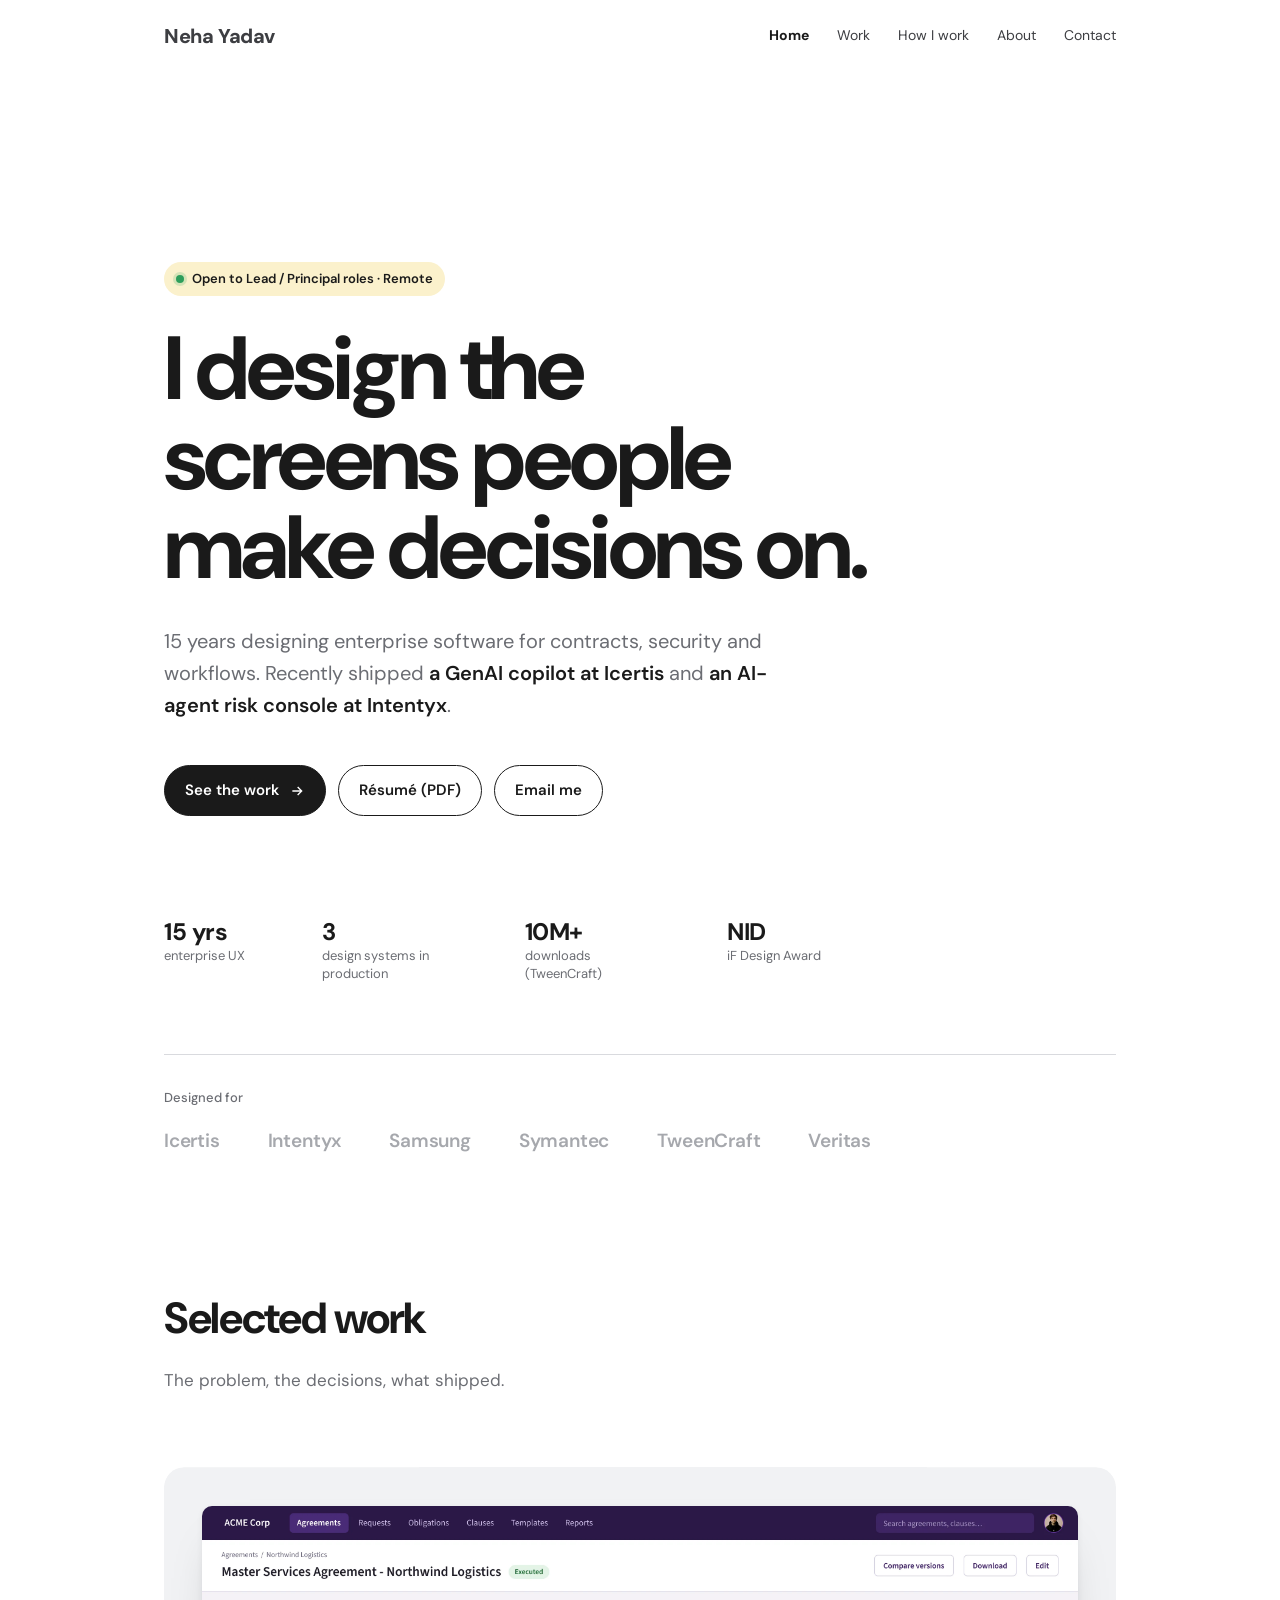
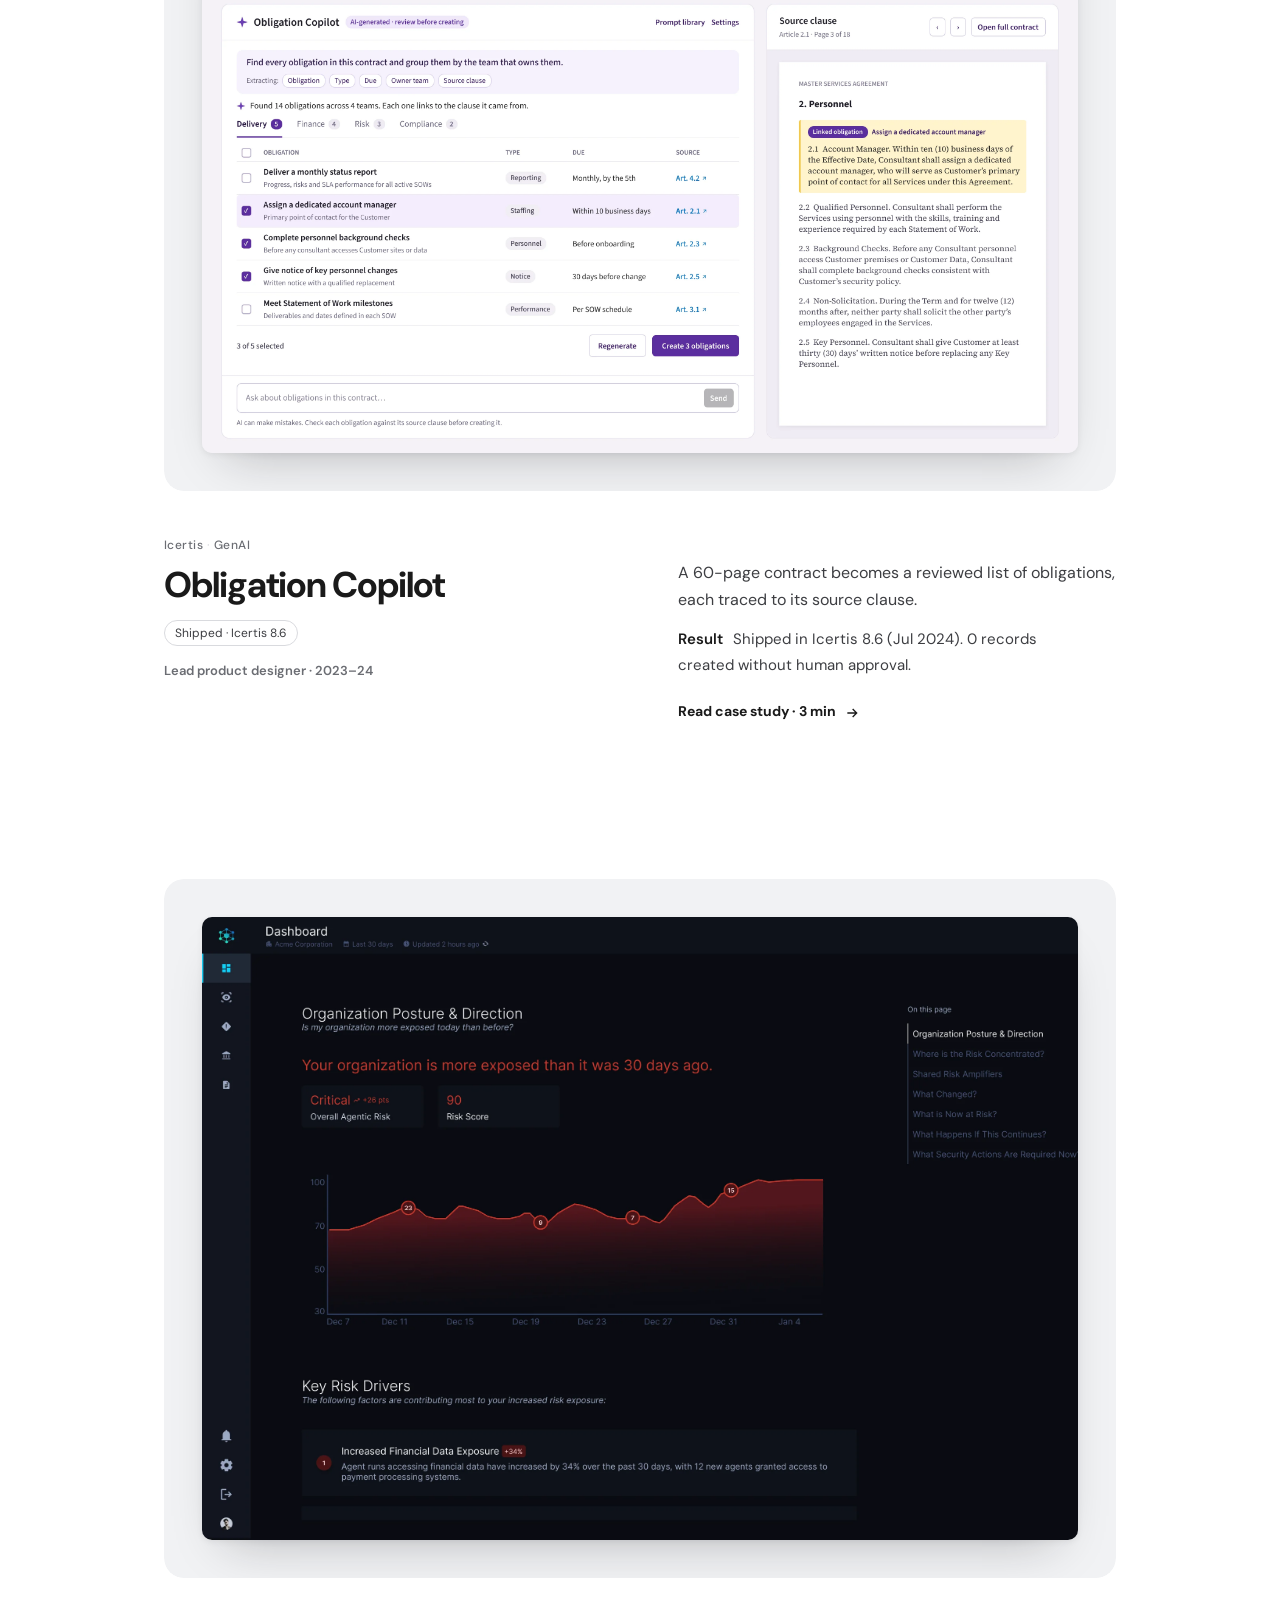
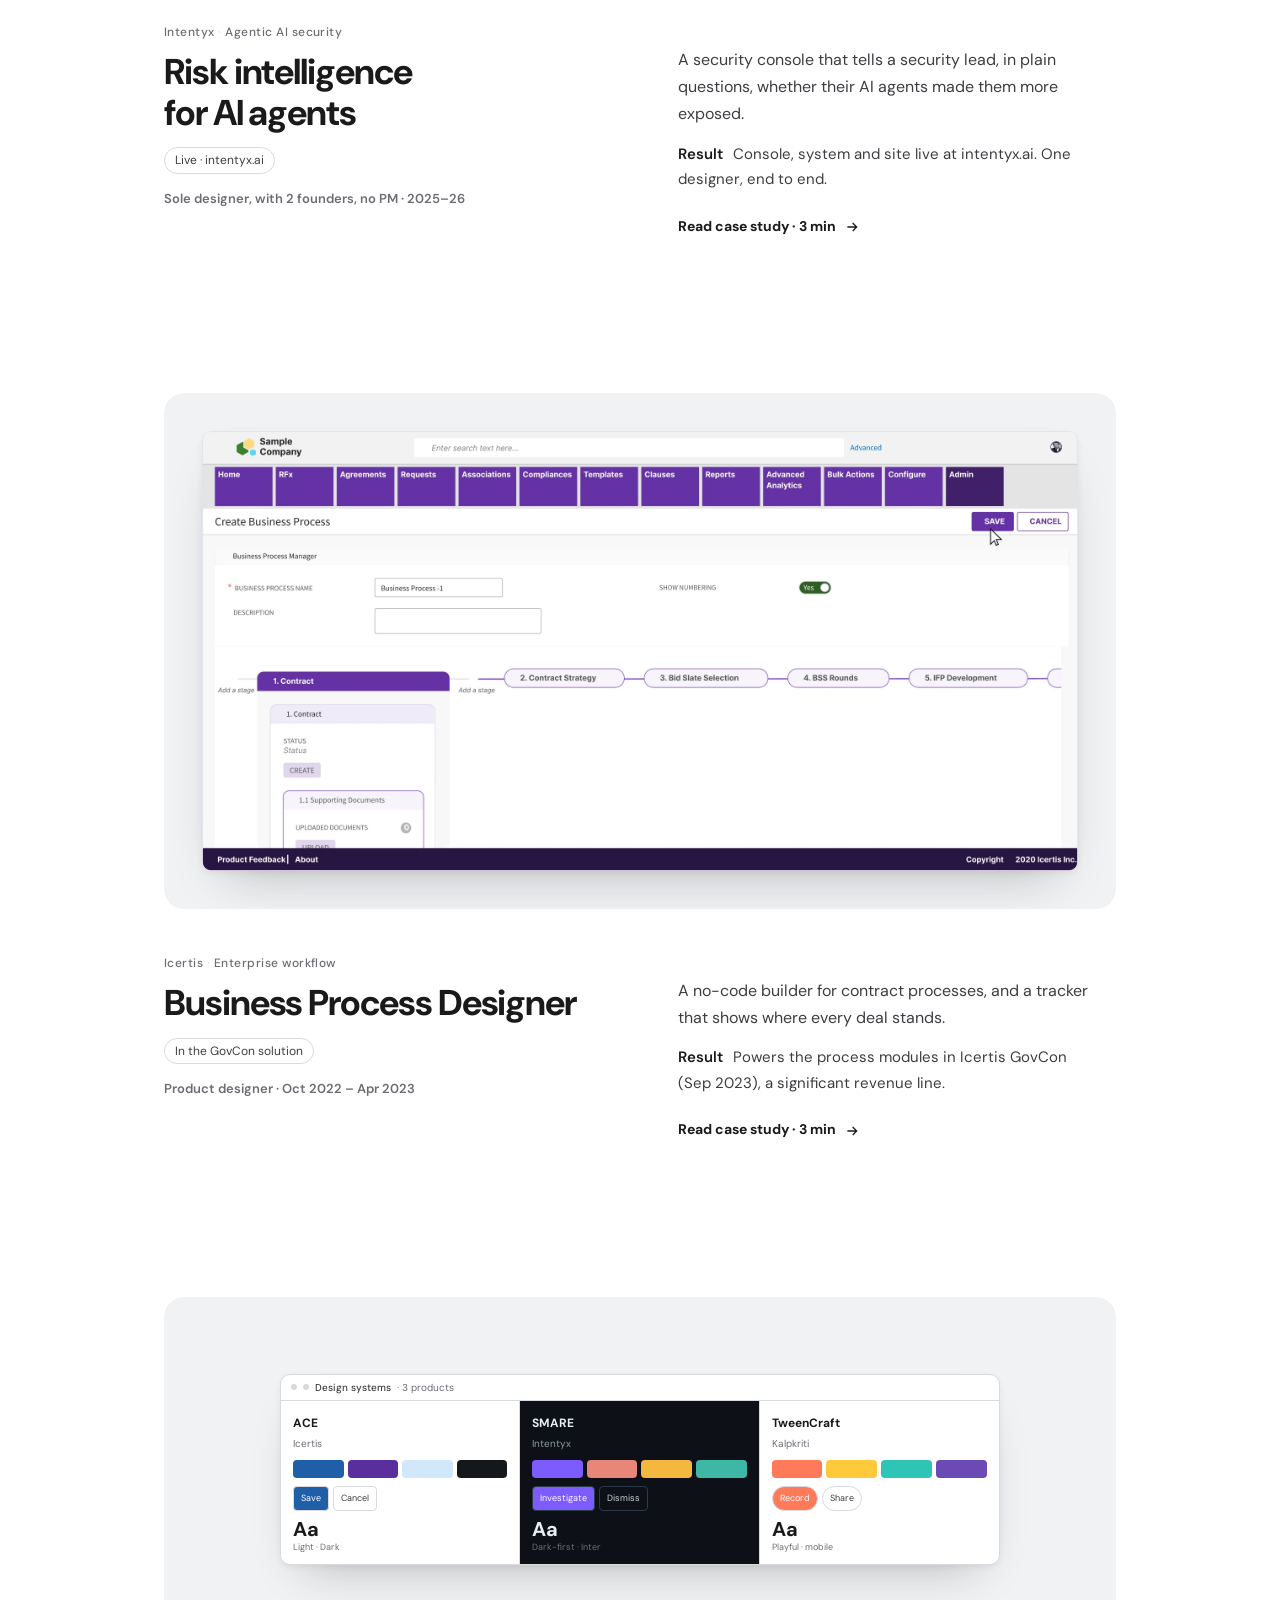
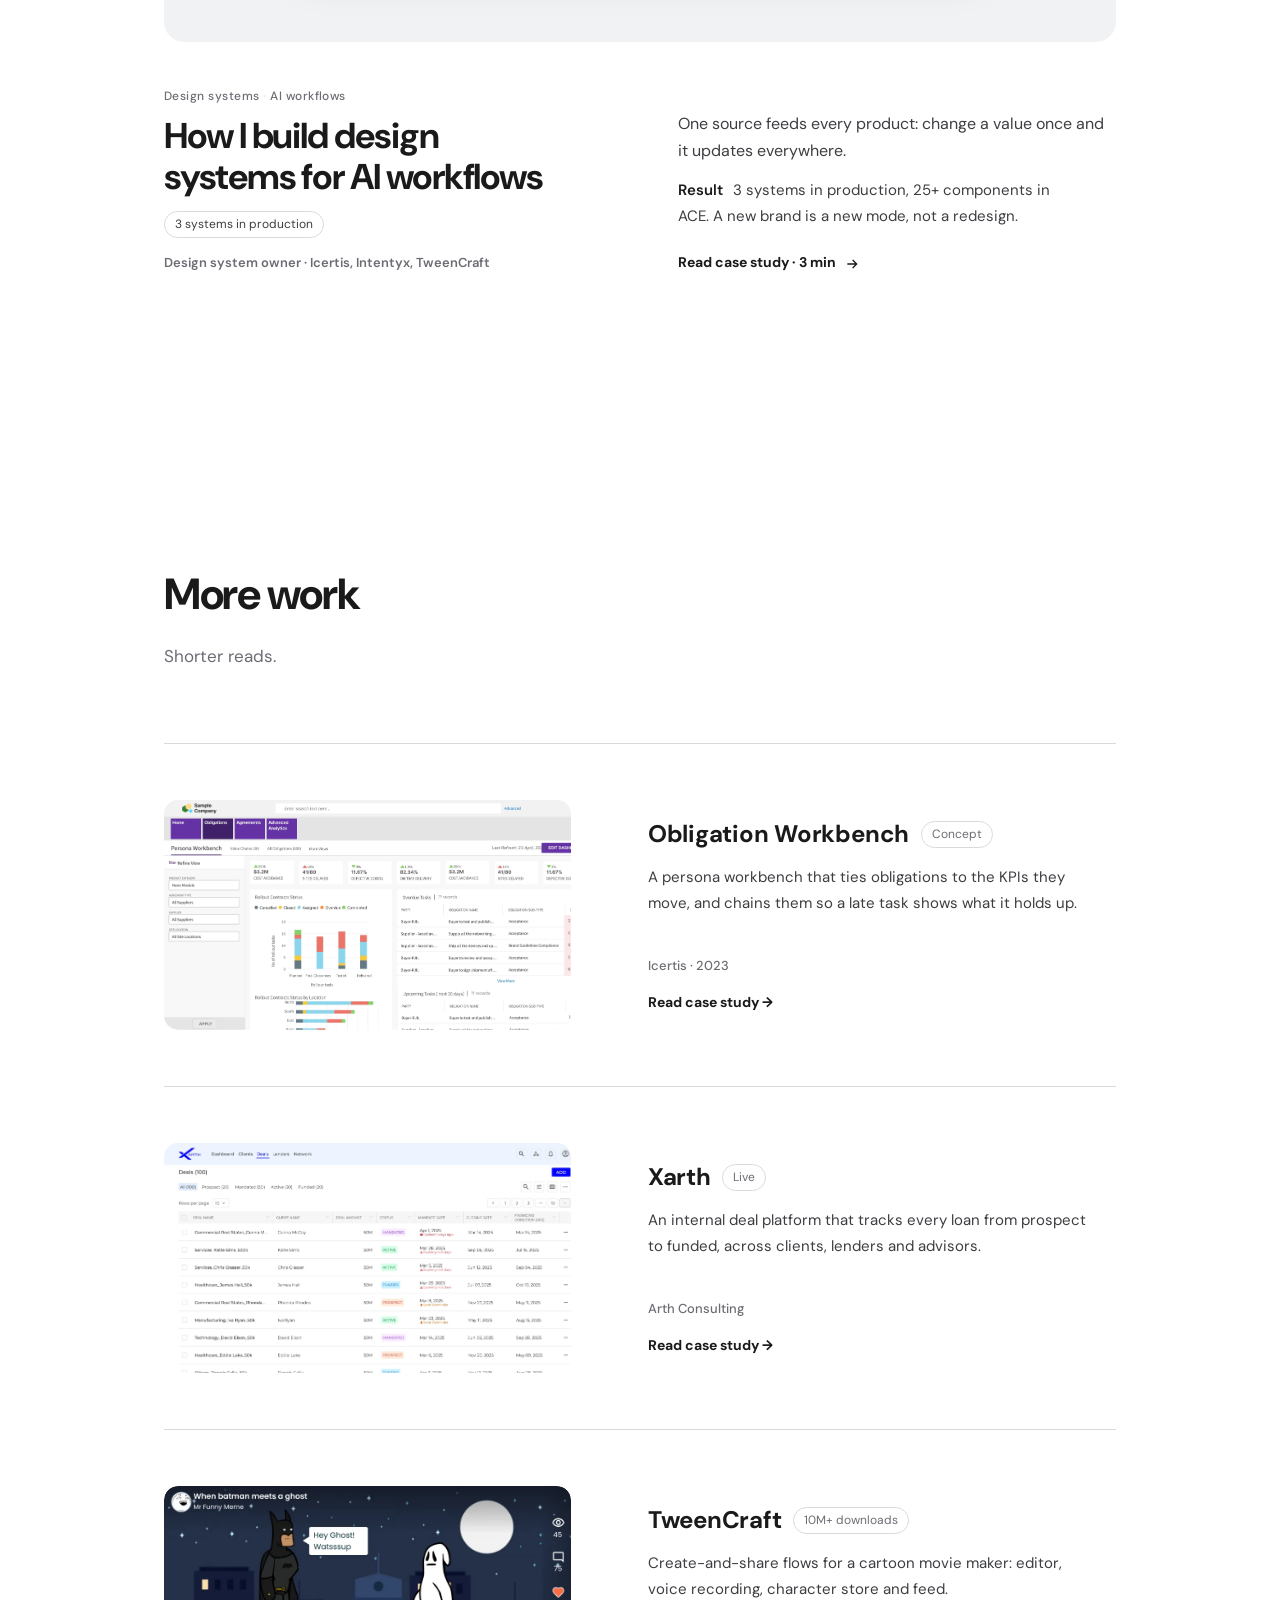
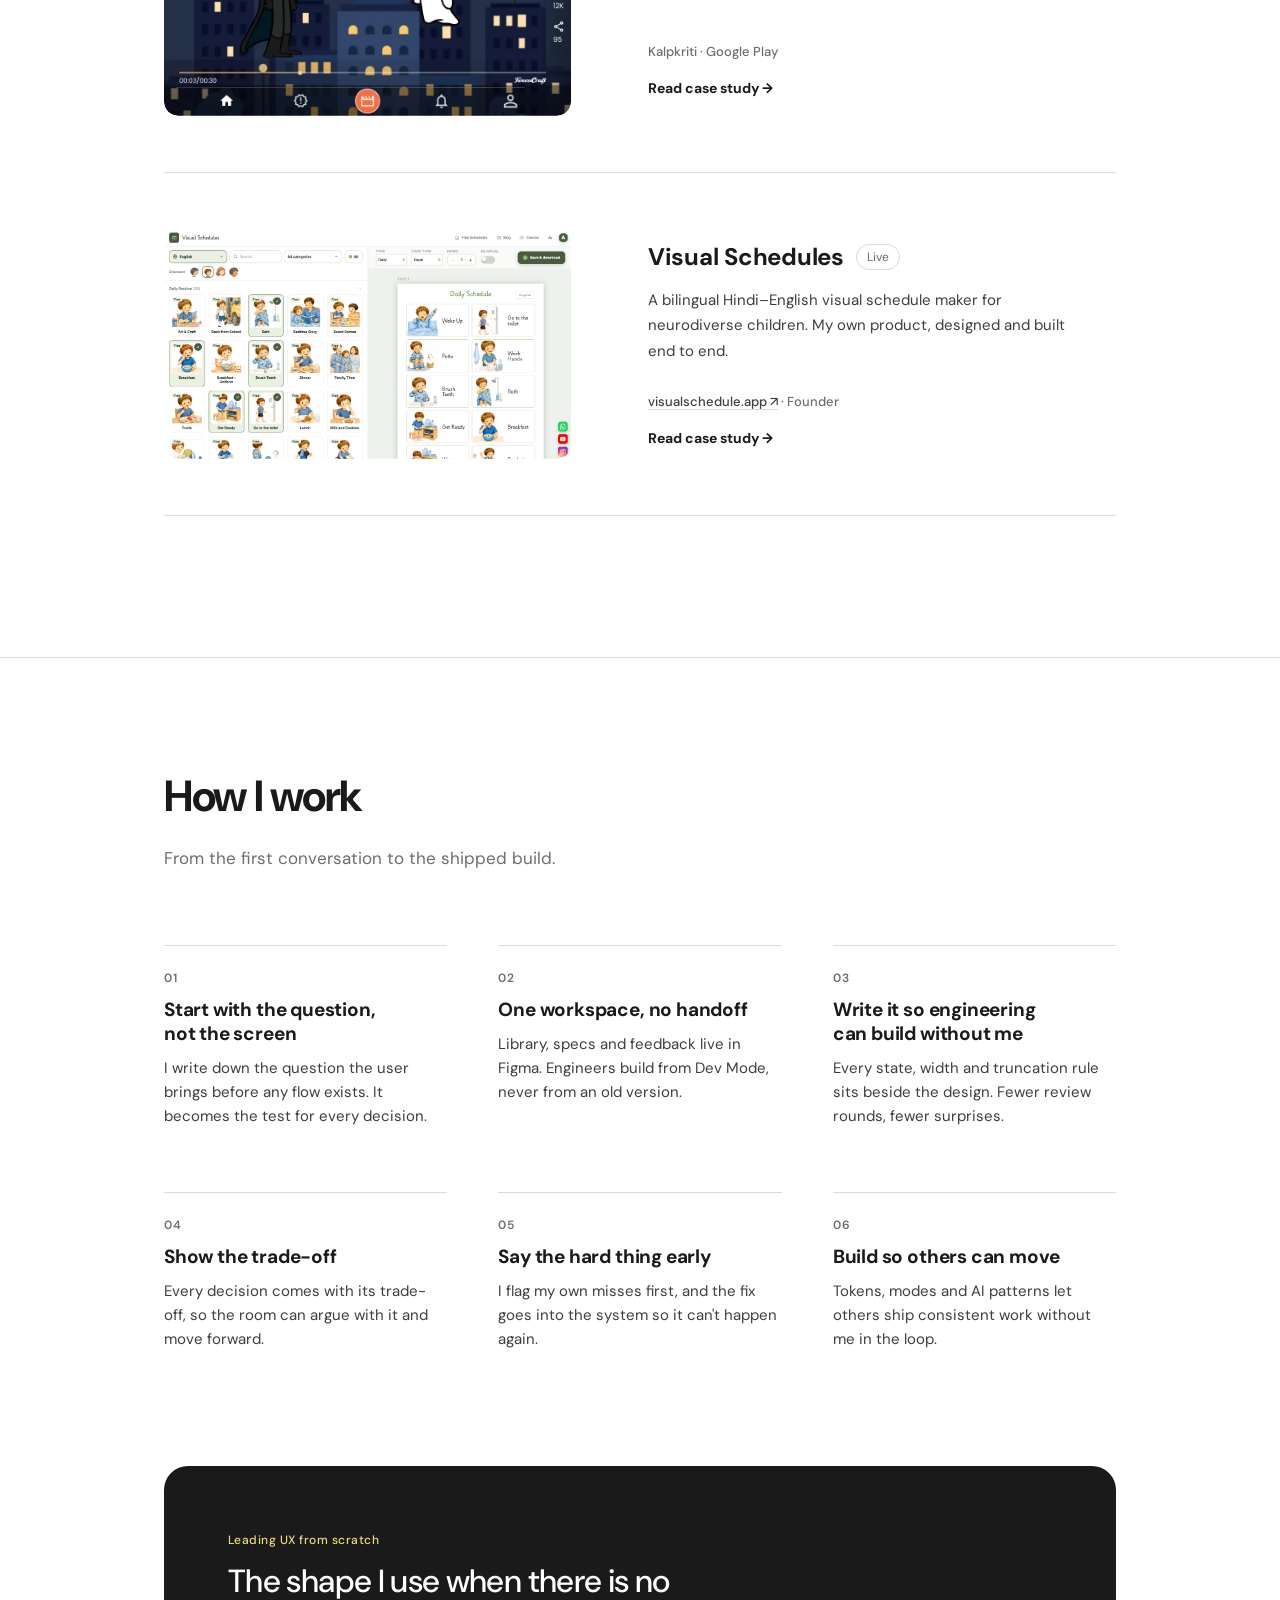
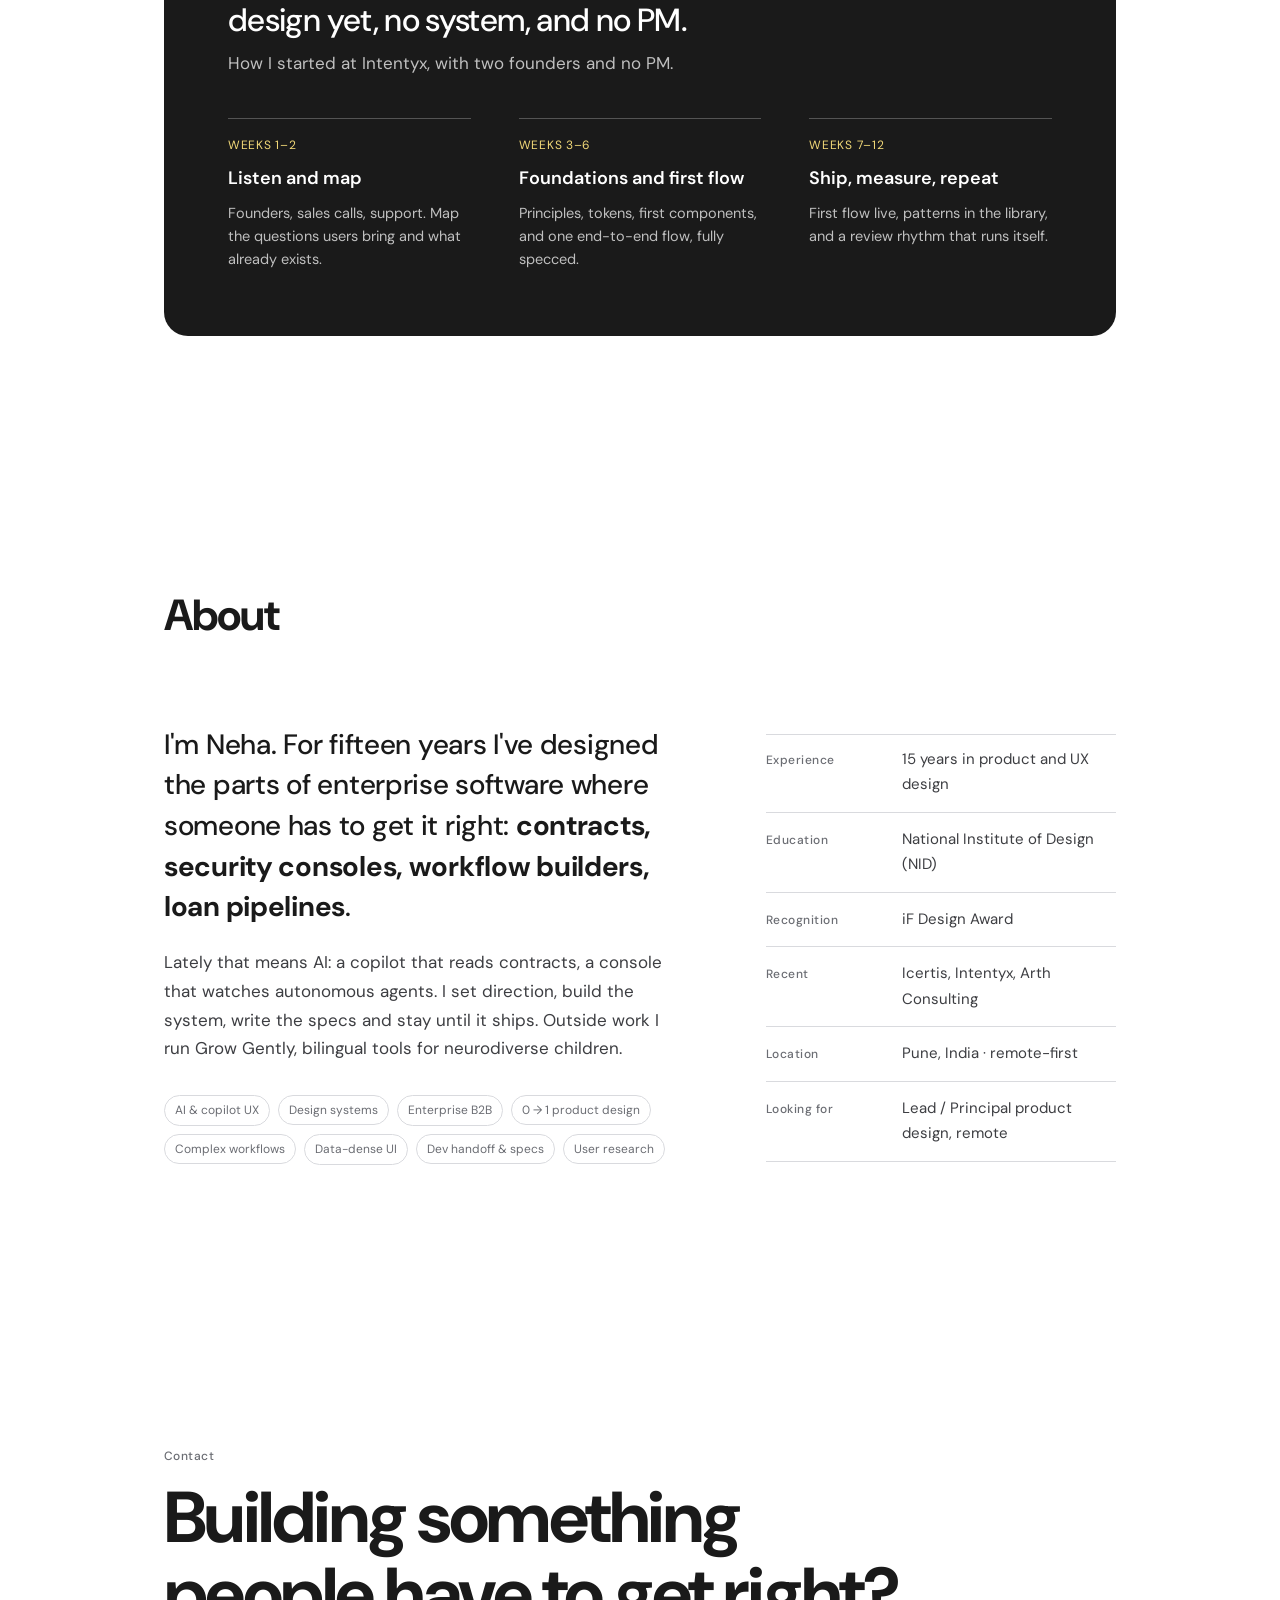
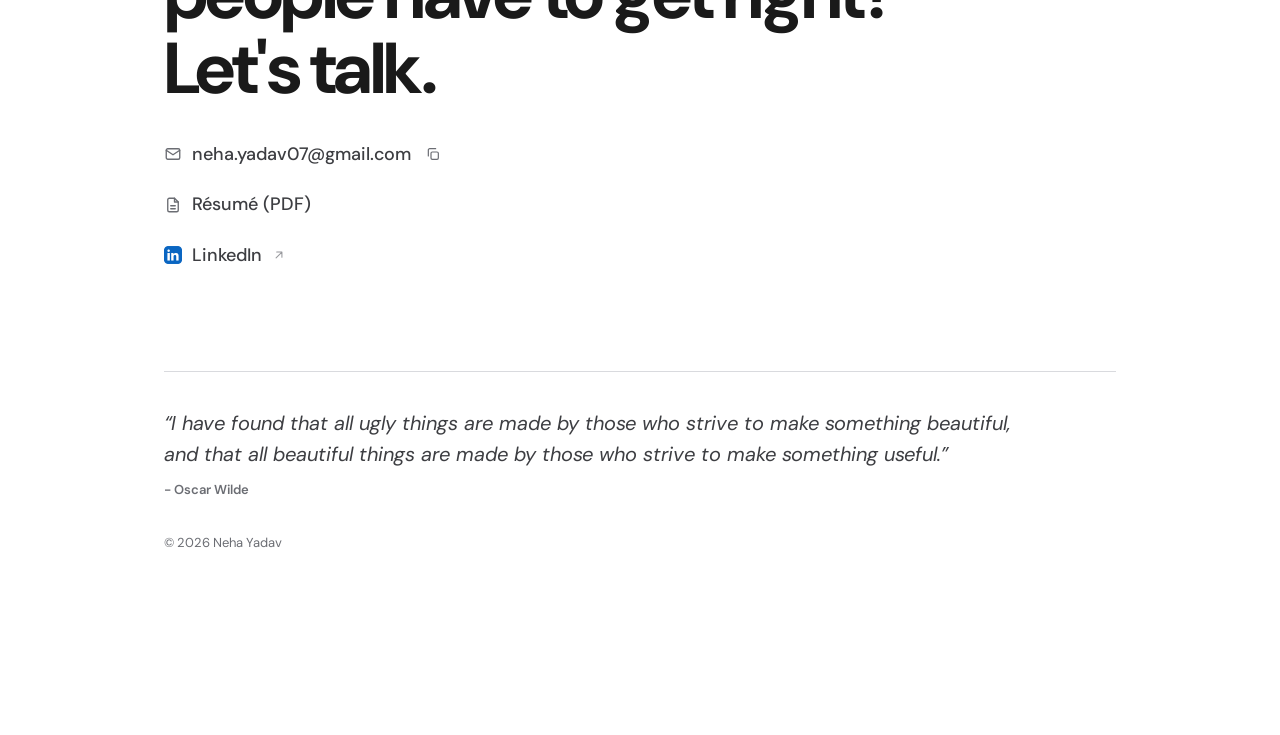
<file: index.html>
<!doctype html><html lang="en"><head><meta charset="utf-8"><meta name="viewport" content="width=device-width,initial-scale=1,viewport-fit=cover">
<title>Neha Yadav · Lead Product Designer · Enterprise SaaS, AI & Design Systems</title>
<meta name="description" content="Lead / Principal product designer with 15 years in enterprise SaaS. GenAI Obligation Copilot shipped in Icertis 8.6, the risk console for AI agents at intentyx.ai, and 3 design systems in production. Open to remote roles.">
<link rel="canonical" href="https://nehayadav07.github.io/">
<meta property="og:type" content="website">
<meta property="og:url" content="https://nehayadav07.github.io/">
<meta property="og:title" content="Neha Yadav · Lead Product Designer">
<meta property="og:description" content="15 years designing enterprise software where the work gets decided: contracts, security, workflows. GenAI copilot shipped at Icertis, AI-agent risk console at Intentyx, 3 design systems in production.">
<meta property="og:image" content="https://nehayadav07.github.io/images/og-card.png">
<meta name="twitter:card" content="summary_large_image">
<link rel="icon" href="images/favicon.svg" type="image/svg+xml">
<link rel="preconnect" href="https://fonts.googleapis.com"><link rel="preconnect" href="https://fonts.gstatic.com" crossorigin>
<link rel="stylesheet" href="https://fonts.googleapis.com/css2?family=DM+Sans:ital,opsz,wght@0,9..40,300..800;1,9..40,400&display=swap"><style>:root{color-scheme:light;box-sizing:border-box;padding-top:env(safe-area-inset-top,0px);padding-bottom:env(safe-area-inset-bottom,0px)}html{scroll-padding-top:env(safe-area-inset-top,0px)}body{margin:0;padding:0;font:14px -apple-system,BlinkMacSystemFont,sans-serif;background:#faf9f5;color:#141413}img{max-width:100%}[hidden]:not([hidden=until-found i]){display:none!important}</style>
<style>
:root{
  --paper:#FFFFFF; --paper-2:#F3F4F6; --ink:#1A1A1A; --ink-2:#3D3E42; --graphite:#6B6D73; --line:#D9DADE;
  --accent:#1A1A1A; --accent-ink:#1A1A1A; --marker:#F2D978; --marker-soft:#FBF1CC;
  --card:#FFFFFF; --shadow:0 2px 6px rgba(20,20,25,.06),0 24px 48px -24px rgba(20,20,25,.28);
  --display:"DM Sans","Helvetica Neue",Arial,sans-serif;
  --body:"DM Sans","Helvetica Neue",Arial,sans-serif;
  --mono:"DM Sans","Helvetica Neue",Arial,sans-serif;
  --ease:cubic-bezier(.2,.7,.2,1);
  --tile:#F1F2F4;
}
*{box-sizing:border-box}
html{scroll-behavior:smooth}
body{margin:0;background:var(--paper);color:var(--ink);font-family:var(--body);font-size:17px;line-height:1.55;-webkit-font-smoothing:antialiased}
a{color:inherit}
h1,h2,h3{font-family:var(--display);text-wrap:balance;margin:0;font-weight:600;letter-spacing:-.01em}
.wrap{max-width:1180px;margin:0 auto;padding-inline:clamp(16px,4vw,48px)}
.eyebrow{font-family:var(--mono);font-size:12px;letter-spacing:.12em;text-transform:uppercase;color:var(--graphite)}
.eyebrow b{color:var(--accent);font-weight:500}

/* nav */
.nav{position:sticky;top:env(safe-area-inset-top,0px);z-index:20;background:color-mix(in srgb,var(--paper) 86%,transparent);backdrop-filter:blur(10px);border-bottom:1px solid var(--line)}
.nav .wrap{display:flex;align-items:center;justify-content:space-between;height:60px;gap:16px}
.logo{font-family:var(--display);font-weight:700;font-size:18px;text-decoration:none;display:flex;align-items:center;gap:10px}
.logo i{width:10px;height:10px;background:var(--marker);display:inline-block;transform:rotate(45deg)}
.nav ul{list-style:none;margin:0;padding:0;display:flex;gap:24px;font-size:14px}
.nav ul a{text-decoration:none;color:var(--ink-2)}
.nav ul a:hover{color:var(--accent)}
.avail{display:flex;align-items:center;gap:8px;font-family:var(--mono);font-size:12px;color:var(--graphite)}
.avail i{width:8px;height:8px;border-radius:50%;background:var(--accent);box-shadow:0 0 0 0 var(--accent);animation:pulse 2.4s infinite}
@keyframes pulse{0%{box-shadow:0 0 0 0 color-mix(in srgb,var(--accent) 50%,transparent)}70%{box-shadow:0 0 0 10px transparent}100%{box-shadow:0 0 0 0 transparent}}
.menu-btn{display:none}
@media (max-width:720px){
  .nav ul{display:none}
  .menu-btn{display:inline-flex;flex-direction:column;justify-content:center;gap:5px;width:44px;height:44px;margin-right:-10px;padding:10px;background:none;border:0;cursor:pointer;border-radius:8px}
  .menu-btn span{display:block;height:2px;width:22px;background:var(--ink);border-radius:2px;transition:transform .25s var(--ease),opacity .2s}
  .menu-btn:focus-visible{outline:2px solid var(--ink);outline-offset:2px}
  .nav.open .menu-btn span:nth-child(1){transform:translateY(7px) rotate(45deg)}
  .nav.open .menu-btn span:nth-child(2){opacity:0}
  .nav.open .menu-btn span:nth-child(3){transform:translateY(-7px) rotate(-45deg)}
  .nav.open ul{display:flex;flex-direction:column;gap:0;position:absolute;left:0;right:0;top:100%;background:var(--paper);border-bottom:1px solid var(--line);padding:8px clamp(20px,6vw,64px) 20px;box-shadow:0 18px 30px -20px rgba(20,20,25,.25)}
  .nav.open ul li a{display:block;padding:14px 0;font-size:20px;font-weight:600;color:var(--ink);border-top:1px solid var(--line)}
  .nav.open ul li:first-child a{border-top:0}
  .nav{background:var(--paper)}
}

/* hero */
.hero{padding-block:clamp(56px,10vw,120px) clamp(40px,6vw,72px);position:relative}
.hero h1{font-size:clamp(40px,7.2vw,96px);line-height:.98;font-weight:500;letter-spacing:-.025em;max-width:16ch;position:relative;display:inline-block}
.hero h1 .hl{position:relative;display:inline-block;white-space:nowrap}
.hero h1 .hl::before{content:"";position:absolute;left:-.06em;right:-.06em;bottom:.08em;height:.42em;background:var(--marker);z-index:-1;transform-origin:left;transform:scaleX(0);animation:mark .9s var(--ease) .9s forwards}
@keyframes mark{to{transform:scaleX(1)}}
.hero .lead{font-size:clamp(18px,2vw,22px);color:var(--ink-2);max-width:56ch;margin-top:28px}
.hero .meta{display:flex;flex-wrap:wrap;gap:28px;margin-top:36px;font-family:var(--mono);font-size:13px;color:var(--graphite)}
.hero .meta span b{display:block;color:var(--ink);font-weight:500;font-family:var(--body);font-size:15px}
/* redline annotation */
.redline{position:absolute;inset:0;pointer-events:none;overflow:visible}
.redline line,.redline path{stroke:var(--accent);stroke-width:1;fill:none;stroke-dasharray:600;stroke-dashoffset:600;animation:draw 1.4s var(--ease) .4s forwards}
.redline text{font-family:var(--mono);font-size:11px;fill:var(--accent);opacity:0;animation:fade .5s 1.5s forwards}
@keyframes draw{to{stroke-dashoffset:0}}
@keyframes fade{to{opacity:1}}
.hero .h1wrap{position:relative;display:inline-block}
.hero .h1wrap .box{position:absolute;inset:0;border:1px dashed color-mix(in srgb,var(--accent) 55%,transparent);opacity:0;animation:fade .6s .2s forwards}
.hero .h1wrap .dim{position:absolute;font-family:var(--mono);font-size:11px;color:var(--accent);opacity:0;animation:fade .5s 1.4s forwards;background:var(--paper);padding:0 6px}
.dim.top{top:-8px;left:50%;transform:translateX(-50%)}
.dim.right{right:-8px;top:50%;transform:translate(50%,-50%) rotate(90deg)}
.hero .h1wrap .handle{position:absolute;width:8px;height:8px;background:var(--paper);border:1px solid var(--accent);opacity:0;animation:fade .4s 1.1s forwards}
.handle.tl{top:-4px;left:-4px}.handle.tr{top:-4px;right:-4px}.handle.bl{bottom:-4px;left:-4px}.handle.br{bottom:-4px;right:-4px}
.ctas{display:flex;flex-wrap:wrap;gap:12px;margin-top:36px}
.btn{display:inline-flex;align-items:center;gap:10px;padding:12px 18px;border-radius:999px;text-decoration:none;font-weight:500;font-size:15px;border:1px solid var(--ink);background:var(--ink);color:var(--paper);transition:transform .35s var(--ease),background .2s}
.btn:hover{transform:translateY(-2px)}
.btn.ghost{background:transparent;color:var(--ink)}
.btn.ghost:hover{background:var(--paper-2)}
.btn svg{width:16px;height:16px;transition:transform .35s var(--ease)}
.btn:hover svg{transform:translateX(3px)}

/* sections */
section{padding-block:clamp(48px,7vw,96px)}
.sec-head{display:flex;align-items:flex-end;justify-content:space-between;gap:24px;flex-wrap:wrap;margin-bottom:36px;border-top:1px solid var(--line);padding-top:20px}
.sec-head h2{font-size:clamp(28px,3.6vw,44px);font-weight:500;letter-spacing:-.02em}
.sec-head p{margin:0;color:var(--graphite);max-width:48ch}

/* case cards */
.cases{display:grid;gap:28px}
.case{display:grid;grid-template-columns:1.05fr 1fr;gap:0;background:var(--card);border:1px solid var(--line);border-radius:18px;overflow:hidden;text-decoration:none;color:inherit;transition:transform .5s var(--ease),box-shadow .5s var(--ease),border-color .3s}
.case:hover{transform:translateY(-4px);box-shadow:var(--shadow);border-color:color-mix(in srgb,var(--accent) 40%,var(--line))}
.case .txt{padding:clamp(24px,3.4vw,44px);display:flex;flex-direction:column;gap:18px}
.case h3{font-size:clamp(24px,2.6vw,34px);font-weight:500;letter-spacing:-.02em;line-height:1.1}
.case p{margin:0;color:var(--ink-2);max-width:46ch}
.case .tags{display:flex;flex-wrap:wrap;gap:8px;margin-top:auto}
.tag{font-family:var(--mono);font-size:12px;padding:5px 10px;border:1px solid var(--line);border-radius:999px;color:var(--graphite)}
.tag.ship{border-color:color-mix(in srgb,var(--accent) 50%,transparent);color:var(--accent-ink);background:color-mix(in srgb,var(--accent) 8%,transparent)}
.case .more{display:flex;align-items:center;gap:8px;font-weight:500;color:var(--accent-ink);font-size:15px}
.case .more svg{width:16px;height:16px;transition:transform .35s var(--ease)}
.case:hover .more svg{transform:translateX(4px)}
.prev{background:var(--paper-2);padding:clamp(20px,3vw,40px);display:flex;align-items:center;justify-content:center;overflow:hidden;position:relative;min-height:300px}
.prev .ui{width:100%;max-width:440px;border-radius:10px;background:var(--card);border:1px solid var(--line);box-shadow:var(--shadow);transform:translateY(8px) rotate(-.6deg);transition:transform .6s var(--ease);font-family:var(--mono);font-size:10px;color:var(--graphite);overflow:hidden}
.case:hover .prev .ui{transform:translateY(0) rotate(0)}
.ui .bar{height:26px;border-bottom:1px solid var(--line);display:flex;align-items:center;gap:6px;padding:0 10px}
.ui .bar i{width:6px;height:6px;border-radius:50%;background:var(--line)}
.ui .bar b{font-weight:500;color:var(--ink-2)}
.ui .body{display:grid;grid-template-columns:1.4fr 1fr;min-height:180px}
.ui .rows{padding:10px;display:grid;gap:6px;align-content:start}
.ui .row{display:grid;grid-template-columns:10px 1fr 52px;gap:8px;align-items:center;padding:6px 6px;border-radius:5px}
.ui .row s{white-space:nowrap}
.ui .row i{width:10px;height:10px;border:1px solid var(--line);border-radius:3px}
.ui .row.on i{background:var(--accent);border-color:var(--accent)}
.ui .row.sel{background:color-mix(in srgb,var(--accent) 10%,transparent)}
.ui .row s{text-decoration:none;color:var(--accent);text-align:right}
.ui .row span{color:var(--ink-2);white-space:nowrap;overflow:hidden;text-overflow:ellipsis}
.ui .doc{border-left:1px solid var(--line);padding:10px;display:grid;gap:6px;align-content:start}
.ui .doc p{margin:0;height:5px;border-radius:3px;background:var(--line)}
.ui .doc p.hl{background:var(--marker);height:auto;padding:6px;color:var(--ink);font-size:9px;line-height:1.35}
/* intentyx preview */
.ui.dark{background:#0D1117;border-color:#1F2A33;color:#8E9AA6}
.ui.dark .bar{border-color:#1F2A33}.ui.dark .bar b{color:#E6EDF3}
.ui.dark .body{grid-template-columns:1fr;padding:12px;gap:10px;display:grid}
.ui.dark .q{color:#E6EDF3;font-size:11px}
.ui.dark .kpi{display:flex;gap:8px}
.ui.dark .kpi div{flex:1;border:1px solid #1F2A33;border-radius:6px;padding:8px}
.ui.dark .kpi b{display:block;color:#F4B4A4;font-size:14px}
.ui.dark svg{width:100%;height:auto;display:block}
/* bpm preview */
.ui.flow .body{grid-template-columns:1fr;padding:16px;gap:14px;display:grid;align-content:center}
.stages{display:flex;gap:6px;align-items:center;flex-wrap:wrap}
.stg{padding:6px 10px;border-radius:999px;border:1px solid var(--line);color:var(--ink-2);white-space:nowrap}
.stg.done{background:color-mix(in srgb,var(--accent) 14%,transparent);border-color:transparent;color:var(--accent-ink)}
.stg.cur{background:var(--ink);color:var(--paper);border-color:var(--ink)}
.stg.warn{border-color:var(--marker);background:var(--marker-soft)}
.stages em{color:var(--line);font-style:normal}
.substeps{display:grid;gap:5px;padding-left:12px;border-left:2px solid var(--accent)}
.substeps div{display:flex;justify-content:space-between;gap:8px;color:var(--ink-2)}
.substeps div s{text-decoration:none;color:var(--graphite)}
@media (max-width:820px){.case{grid-template-columns:1fr}.prev{min-height:240px}.prev .ui{max-width:100%}}

/* more grid */
.grid{display:grid;grid-template-columns:repeat(4,1fr);gap:18px}
.mini{background:var(--card);border:1px solid var(--line);border-radius:14px;padding:18px;display:flex;flex-direction:column;gap:12px;transition:transform .45s var(--ease),box-shadow .45s var(--ease)}
.mini:hover{transform:translateY(-3px);box-shadow:var(--shadow)}
.mini .art{height:96px;border-radius:8px;background:var(--paper-2);position:relative;overflow:hidden}
.mini h3{font-size:18px;font-weight:600;letter-spacing:-.01em}
.mini p{margin:0;color:var(--ink-2);font-size:14px}
.mini .proof{font-family:var(--mono);font-size:12px;color:var(--accent-ink);margin-top:auto}
.sw{position:absolute;inset:14px;display:grid;grid-template-columns:repeat(6,1fr);gap:5px}
.sw i{border-radius:4px;display:block}
.tree{position:absolute;inset:0}
.tree i{position:absolute;width:12px;height:12px;border-radius:50%;background:var(--accent)}
.tree b{position:absolute;height:1px;background:var(--line)}
.pipe{position:absolute;left:14px;right:14px;top:50%;transform:translateY(-50%);display:flex;gap:4px}
.pipe i{flex:1;height:10px;border-radius:3px;background:var(--line)}
.pipe i:nth-child(-n+3){background:var(--accent)}
.frames{position:absolute;inset:12px;display:flex;gap:6px;align-items:flex-end}
.frames i{flex:1;background:var(--marker);border-radius:4px;opacity:.9}
@media (max-width:900px){.grid{grid-template-columns:repeat(2,1fr)}}
@media (max-width:480px){.grid{grid-template-columns:1fr}}

/* about */
.about{display:grid;grid-template-columns:1.2fr .8fr;gap:48px;align-items:start}
.about .big{font-family:var(--display);font-size:clamp(22px,2.6vw,32px);font-weight:400;line-height:1.3;letter-spacing:-.01em}
.about .big em{font-style:normal;background:linear-gradient(transparent 60%,var(--marker-soft) 60%)}
.facts{display:grid;gap:0;border-top:1px solid var(--line)}
.facts div{display:grid;grid-template-columns:120px 1fr;gap:16px;padding:14px 0;border-bottom:1px solid var(--line);font-size:15px}
.facts div span{font-family:var(--mono);font-size:12px;color:var(--graphite);padding-top:3px;letter-spacing:.06em;text-transform:uppercase}
.skills{display:flex;flex-wrap:wrap;gap:8px;margin-top:24px}
@media (max-width:820px){.about{grid-template-columns:1fr}}

/* contact */
.contact{border-top:1px solid var(--line)}
.contact h2{font-size:clamp(34px,5vw,64px);font-weight:500;letter-spacing:-.025em;line-height:1.02}
.email{display:inline-flex;align-items:center;gap:12px;margin-top:24px;font-family:var(--mono);font-size:clamp(15px,2vw,20px);border:1px solid var(--line);border-radius:12px;padding:12px 16px;background:var(--card)}
.email button{font:inherit;font-size:13px;border:1px solid var(--ink);background:var(--ink);color:var(--paper);border-radius:8px;padding:6px 10px;cursor:pointer}
.email button:focus-visible,a:focus-visible{outline:2px solid var(--accent);outline-offset:3px}
.links{display:flex;flex-wrap:wrap;gap:20px;margin-top:20px;font-size:15px}
footer{padding:28px 0 40px;color:var(--graphite);font-family:var(--mono);font-size:12px;display:flex;justify-content:space-between;flex-wrap:wrap;gap:12px}

/* case study pages */
#home[hidden],.cs[hidden]{display:none!important}
.cs{padding-block:clamp(32px,5vw,64px) clamp(48px,7vw,96px)}
.cs .back{display:inline-flex;align-items:center;gap:8px;font-family:var(--mono);font-size:13px;text-decoration:none;color:var(--graphite)}
.cs .back:hover{color:var(--accent)}
.cs .draft{display:inline-block;font-family:var(--mono);font-size:11px;letter-spacing:.1em;text-transform:uppercase;color:var(--ink);background:var(--marker);padding:3px 8px;border-radius:4px;margin-left:12px}
.cs h1{font-size:clamp(36px,5.6vw,72px);font-weight:500;letter-spacing:-.025em;line-height:1.02;margin-top:18px;max-width:18ch}
.cs .hook{font-size:clamp(18px,2vw,23px);color:var(--ink-2);max-width:58ch;margin-top:20px}
.cs .metabar{display:grid;grid-template-columns:repeat(5,1fr);gap:16px;margin-top:36px;padding:20px 0;border-top:1px solid var(--line);border-bottom:1px solid var(--line)}
.cs .metabar div span{display:block;font-family:var(--mono);font-size:11px;letter-spacing:.1em;text-transform:uppercase;color:var(--graphite);margin-bottom:4px}
.cs .metabar div{font-size:15px}
@media (max-width:820px){.cs .metabar{grid-template-columns:repeat(2,1fr)}}
.cs .hero-fig{margin-top:40px;border-radius:18px;background:var(--paper-2);border:1px solid var(--line);padding:clamp(20px,4vw,56px);display:flex;justify-content:center}
.cs .hero-fig .ui{max-width:760px;width:100%;transform:none}
.cs .hero-fig .ui .body{min-height:260px}
.cs .hero-fig .ui .bar{height:auto;min-height:26px;padding:6px 10px;flex-wrap:wrap;line-height:1.4}
.cs .hero-fig .ui .rows{gap:8px}
.cs .hero-fig .ui .row{font-size:12px}
.cs .hero-fig .ui.dark .q{font-size:14px}
.cs .hero-fig .ui.dark .kpi b{font-size:20px}
.cs .hero-fig .ui.flow .stg{font-size:11px}
.cs article{display:grid;grid-template-columns:200px 1fr;gap:40px;margin-top:64px}
.cs article aside{position:sticky;top:calc(env(safe-area-inset-top,0px) + 80px);align-self:start;font-family:var(--mono);font-size:12px;color:var(--graphite);letter-spacing:.08em;text-transform:uppercase}
.cs article aside b{display:block;color:var(--accent);font-weight:500;margin-bottom:6px}
.cs article .prose{max-width:66ch;font-size:17px}
.cs article .prose p{margin:0 0 16px}
.cs article .prose ul{padding-left:20px;margin:0 0 16px}
.cs article .prose li{margin-bottom:6px}
.cs .lede{font-size:clamp(20px,2.2vw,26px);font-family:var(--display);font-weight:400;line-height:1.3;letter-spacing:-.01em;margin:0 0 20px}
@media (max-width:820px){.cs article{grid-template-columns:1fr;gap:12px;margin-top:44px}.cs article aside{position:static}}
.decision{display:grid;grid-template-columns:1fr 1fr;gap:28px;align-items:start;margin-top:56px;padding-top:28px;border-top:1px solid var(--line)}
.decision .n{font-family:var(--mono);font-size:12px;color:var(--accent);letter-spacing:.1em}
.decision h3{font-size:clamp(22px,2.4vw,30px);font-weight:500;letter-spacing:-.02em;margin:8px 0 14px}
.decision p{margin:0 0 12px;color:var(--ink-2)}
.decision .fig{border-radius:14px;background:var(--paper-2);border:1px solid var(--line);padding:22px;min-height:220px;display:flex;align-items:center;justify-content:center}
.decision .fig .ui{max-width:100%;transform:none;font-size:10px}
.tradeoff{font-family:var(--mono);font-size:12px;color:var(--graphite);border-left:2px solid var(--marker);padding-left:12px;margin-top:14px}
@media (max-width:820px){.decision{grid-template-columns:1fr}}
.compare{display:grid;grid-template-columns:1fr 1fr;gap:12px}
.compare div{padding:14px;border-radius:10px;border:1px solid var(--line);background:var(--card);font-size:13px}
.compare div b{display:block;font-family:var(--mono);font-size:11px;letter-spacing:.1em;text-transform:uppercase;color:var(--graphite);margin-bottom:8px}
.compare div.after{border-color:color-mix(in srgb,var(--accent) 45%,transparent)}
.compare div.after b{color:var(--accent)}
.qlist{display:grid;gap:8px;width:100%}
.qlist div{padding:10px 12px;border-radius:8px;background:var(--card);border:1px solid var(--line);font-size:13px;display:flex;justify-content:space-between;gap:12px}
.qlist div s{text-decoration:none;font-family:var(--mono);font-size:11px;color:var(--graphite);white-space:nowrap}
.qlist div.hot{border-color:color-mix(in srgb,var(--accent) 45%,transparent)}
.outcome{margin-top:64px;padding:clamp(24px,3vw,40px);border-radius:18px;background:var(--ink);color:var(--paper);display:grid;grid-template-columns:1fr 1fr;gap:32px}
.outcome h3{font-size:clamp(22px,2.4vw,30px);font-weight:500;letter-spacing:-.02em;margin-bottom:12px}
.outcome p{margin:0 0 10px;color:color-mix(in srgb,var(--paper) 78%,transparent)}
.outcome .stats{display:grid;gap:14px;align-content:start}
.outcome .stats div{border-top:1px solid color-mix(in srgb,var(--paper) 20%,transparent);padding-top:10px}
.outcome .stats b{display:block;font-family:var(--display);font-size:28px;font-weight:500}
.outcome .stats span{font-family:var(--mono);font-size:12px;color:color-mix(in srgb,var(--paper) 65%,transparent)}
@media (max-width:820px){.outcome{grid-template-columns:1fr}}
.layers{display:grid;gap:8px;margin:8px 0 20px}
.layers div{display:grid;grid-template-columns:34px 130px 1fr;gap:12px;align-items:center;padding:12px 14px;border:1px solid var(--line);border-radius:10px;background:var(--card);font-size:15px}
.layers div:nth-child(2){margin-left:18px}.layers div:nth-child(3){margin-left:36px}.layers div:nth-child(4){margin-left:54px;border-color:color-mix(in srgb,var(--accent) 45%,transparent)}
.layers i{font-style:normal;font-family:var(--mono);font-size:12px;color:var(--accent)}
.layers b{font-weight:500}
.layers span{color:var(--graphite);font-size:14px}
.principles{display:grid;grid-template-columns:1fr 1fr;gap:12px;margin-top:8px}
.principles div{padding:16px;border-radius:12px;border:1px solid var(--line);background:var(--card)}
.principles b{display:block;font-family:var(--display);font-weight:500;font-size:18px;margin-bottom:6px}
.principles p{margin:0!important;font-size:15px;color:var(--ink-2)}
@media (max-width:620px){.principles{grid-template-columns:1fr}.layers div{grid-template-columns:28px 1fr;margin-left:0!important}.layers span{grid-column:2}}
@media (max-width:620px){.ui.dark .kpi{flex-wrap:wrap}.ui.dark .kpi div{flex:1 1 40%;min-width:0}.cs .hero-fig{padding:14px}}
.applied{font-family:var(--mono);font-size:12px;color:var(--accent-ink);margin-top:10px}
.nextcase{margin-top:48px;display:flex;justify-content:space-between;align-items:center;gap:16px;flex-wrap:wrap;border-top:1px solid var(--line);padding-top:24px}
.nextcase a{text-decoration:none;font-family:var(--display);font-size:clamp(20px,2.4vw,28px);font-weight:500;display:inline-flex;gap:10px;align-items:center}
.nextcase a:hover{color:var(--accent)}
.nextcase span{font-family:var(--mono);font-size:12px;color:var(--graphite);display:block;letter-spacing:.08em;text-transform:uppercase}

/* reveal */
.rv.in{animation:rise .9s var(--ease) both}
@keyframes rise{from{opacity:0;transform:translateY(16px)}to{opacity:1;transform:none}}
html.js .rv:not(.in){opacity:0}
/* ===== minimal 2-column layer ===== */
body{font-size:17px;line-height:1.7;color:var(--ink-2)}
h1,h2,h3{font-family:var(--display);color:var(--ink);letter-spacing:-.02em}
.wrap{max-width:1040px;padding-inline:clamp(20px,6vw,64px)}
.eyebrow{font-size:12px;letter-spacing:.04em;text-transform:none;color:var(--graphite);font-weight:500}
.eyebrow b{color:var(--line)}
/* nav */
.nav{background:color-mix(in srgb,var(--paper) 94%,transparent);border-bottom:0}
.nav .wrap{height:96px}
.logo{font-size:26px;font-weight:800;letter-spacing:-.02em}.logo i{display:none}
.nav ul{gap:28px;font-size:14px}
.nav ul a{color:var(--ink-2);font-weight:400}
.nav ul a{padding:4px 0;background:linear-gradient(var(--marker),var(--marker)) no-repeat 0 88%/0% 5px;transition:background-size .35s var(--ease),color .2s}
.nav ul a:hover,.nav ul a:focus-visible{background-size:100% 5px;color:var(--ink)}
.nav ul a.active{font-weight:700;color:var(--ink)}
.nav{transition:box-shadow .3s var(--ease)}
.nav.scrolled{box-shadow:0 1px 0 var(--line)}
/* gentle motion */
.hero h1,.hero .lead,.hero .brands{animation:rise .9s var(--ease) both}
.hero .lead{animation-delay:.12s}.hero .brands{animation-delay:.24s}
.brands li{transition:color .25s}.brands li:hover{color:var(--ink-2)}
.cases .case:nth-child(even).in,.grid .mini:nth-child(even).in{animation-delay:.1s}
.case .prev,.mini .art{transition:background-color .4s var(--ease)}
.case:hover .prev,a.mini:hover .art{background-color:#EBECEF}
.mini .art>*{transition:transform .6s var(--ease)}
a.mini:hover .art>*{transform:scale(1.03)}
.case .more svg{transition:transform .3s var(--ease)}
.case:hover .more svg{transform:translateX(4px)}
.nav ul a:hover{color:var(--ink)}
.avail{display:none}
/* hero */
.hero{padding-block:clamp(72px,12vw,160px) clamp(32px,4vw,48px)}
.hero h1{font-size:clamp(48px,7.4vw,88px);font-weight:700;line-height:1.02;letter-spacing:-.035em;display:block;max-width:none}
.hero .lead{font-size:clamp(18px,1.9vw,22px);font-weight:400;color:var(--ink-2);max-width:36em;margin-top:32px;line-height:1.6}
.hero .lead b{color:var(--ink);font-weight:700}
.hero h1{max-width:none}
.hero h1 .hl{display:inline;white-space:normal;background:linear-gradient(var(--marker),var(--marker)) no-repeat 0 90%/0% .26em;-webkit-box-decoration-break:clone;box-decoration-break:clone;animation:mark2 1s var(--ease) .7s forwards}
.hero h1 .hl::before{content:none}
@keyframes mark2{to{background-size:100% .26em}}
@media (prefers-reduced-motion:reduce){.hero h1 .hl{background-size:100% .26em}}
.brands{display:flex;flex-direction:column;align-items:stretch;flex-wrap:nowrap;gap:16px clamp(28px,4vw,48px);margin-top:clamp(40px,5vw,56px);padding-top:28px;border-top:1px solid var(--line)}
.brands .bl{font-size:13px;color:var(--graphite);font-weight:500}
.brands ul{list-style:none;margin:0;padding:0;display:flex;flex-wrap:wrap;gap:12px clamp(28px,4vw,48px)}
.brands li{white-space:nowrap}
.marquee{overflow:hidden;-webkit-mask-image:linear-gradient(90deg,transparent,#000 6%,#000 94%,transparent);mask-image:linear-gradient(90deg,transparent,#000 6%,#000 94%,transparent)}
.marquee .track,.ticker .track{display:flex;width:max-content;animation:scrollx 32s linear infinite}
.marquee:hover .track,.ticker:hover .track{animation-play-state:paused}
@keyframes scrollx{from{transform:translateX(0)}to{transform:translateX(-50%)}}
.ticker{overflow:hidden;border-top:1px solid var(--line);border-bottom:1px solid var(--line);padding:clamp(18px,2.4vw,28px) 0;margin:clamp(24px,4vw,48px) 0}
.ticker .track{animation-duration:48s;animation-direction:reverse}
.ticker .track>div{display:flex;align-items:center;gap:clamp(20px,3vw,40px);padding-right:clamp(20px,3vw,40px)}
.ticker span{font-size:clamp(28px,4.4vw,56px);font-weight:700;letter-spacing:-.03em;color:var(--ink);white-space:nowrap}
.ticker span:nth-of-type(even){color:transparent;-webkit-text-stroke:1.2px var(--ink)}
.ticker i{font-style:normal;color:var(--marker);font-size:clamp(20px,2.6vw,32px)}
@media (prefers-reduced-motion:reduce){.marquee .track,.ticker .track{animation:none!important}.marquee{-webkit-mask-image:none;mask-image:none}.brands ul[aria-hidden]{display:none}.brands ul{flex-wrap:wrap}}
.brands li{font-size:clamp(18px,1.8vw,22px);font-weight:700;letter-spacing:-.01em;color:#9A9CA2}
.hero .meta{gap:clamp(24px,4vw,44px);margin-top:clamp(48px,6vw,72px);font-family:var(--body);font-size:14px;color:var(--graphite)}
.hero .meta span b{font-family:var(--display);font-size:22px;font-weight:700;color:var(--ink);margin-bottom:2px}
/* section labels */
section{padding-block:clamp(48px,7vw,96px)}
.sec-head{border-top:1px solid var(--line);padding-top:clamp(32px,4vw,48px);margin-bottom:clamp(28px,4vw,44px);flex-direction:column;align-items:flex-start;justify-content:flex-start;gap:8px}
#work{padding-top:clamp(16px,2vw,24px)}
.sec-head h2{font-size:clamp(22px,2.4vw,28px);font-weight:700}
.sec-head p{color:var(--graphite);font-size:16px;margin:0;max-width:52ch}
/* work grid: 2 columns, first card featured */
.cases{grid-template-columns:1fr 1fr;gap:clamp(48px,6vw,72px) clamp(20px,3vw,32px)}
.case{display:flex;flex-direction:column;gap:22px;background:none;border:0;border-radius:0;overflow:visible}
.case:hover{transform:none;box-shadow:none}
.case .prev{order:-1;background:var(--tile);border-radius:4px;min-height:clamp(260px,30vw,380px);padding:clamp(24px,4vw,48px)}
.prev .ui{box-shadow:var(--shadow);border-radius:8px;transform:none;transition:transform .5s var(--ease)}
.case:hover .prev .ui{transform:translateY(-6px)}
.case .txt{padding:0;gap:8px}
.case h3{font-size:clamp(22px,2.2vw,26px);font-weight:700;line-height:1.2}
.case p{font-size:16px;color:var(--ink-2);max-width:46ch}
.case .tags{margin-top:6px;gap:8px}
.case .tags .tag:nth-child(n+2){display:none}
.tag{border:1px solid var(--line);border-radius:999px;padding:4px 10px;font-size:12px;color:var(--graphite)}
.tag.ship{background:var(--card);border-color:var(--line);color:var(--ink-2)}
.case .more{font-size:14px;font-weight:700;color:var(--ink);margin-top:6px}
.case h3 .tag{display:inline-block;vertical-align:middle;position:relative;top:-3px;margin-left:6px;font-size:12px;font-weight:400;letter-spacing:0;line-height:1.4;white-space:nowrap}
.ul{background:linear-gradient(var(--marker),var(--marker)) no-repeat 0 92%/0% .42em;transition:background-size .35s var(--ease);padding-bottom:1px}
.case:hover .ul,.case:focus-visible .ul,a.mini:hover .ul,a.mini:focus-visible .ul{background-size:100% .42em}
/* more work: 2 columns */
.grid{grid-template-columns:1fr 1fr;gap:clamp(40px,5vw,56px) clamp(20px,3vw,32px)}
.mini{background:none;border:0;border-radius:0;padding:0;gap:8px}
.mini:hover{transform:none;box-shadow:none}
.mini .art{height:clamp(180px,20vw,240px);border-radius:4px;background:var(--tile);margin-bottom:12px}
.mini .tree b{background:var(--graphite)}
.mini h3{font-size:20px;font-weight:700}
.mini h3 .tag.mt{display:inline-block;vertical-align:middle;position:relative;top:-2px;margin-left:6px;font-size:12px;font-weight:400;letter-spacing:0;line-height:1.4;white-space:nowrap;background:var(--card)}
.mini p{font-size:15px}
.mini .proof{font-size:13px;color:var(--graphite);font-weight:500}
/* about */
.about{gap:clamp(40px,6vw,80px)}
.about .big{font-family:var(--display);font-size:clamp(22px,2.4vw,28px);font-weight:500;line-height:1.45;color:var(--ink)}
.about .big em{background:none;font-style:normal;font-weight:700}
.facts{border-top:0!important}.facts .portrait{display:block;width:clamp(140px,14vw,180px);height:auto;aspect-ratio:1;border-radius:12px;object-fit:cover;margin-bottom:20px}
.facts{border-top:1px solid var(--line)!important}
.about .big{margin-top:0}.about .facts{margin-top:9px;align-self:start}.about .facts div:first-of-type{padding-top:12px}
.facts{border-top:1px solid var(--line)}
.facts div span{font-size:12px;letter-spacing:.04em;text-transform:none;font-weight:500}
/* contact */
.contact{border-top:0}
.contact h2{font-size:clamp(40px,6vw,72px);font-weight:700;letter-spacing:-.035em;line-height:1.05}
.email{border:0;border-radius:0;background:none;padding:0;font-size:clamp(18px,2vw,22px);font-weight:500;color:var(--ink)}
.email button{background:var(--ink);color:#fff;border:0;border-radius:999px;font-size:13px;padding:8px 14px}
.links a{color:var(--ink-2);text-decoration:none;font-weight:500}
.links a:hover{color:var(--ink);text-decoration:underline}
.quote{margin:0;flex-basis:100%;max-width:44em;font-size:clamp(17px,1.8vw,20px);font-style:italic;line-height:1.55;color:var(--ink-2);padding:8px 0 20px}
.quote cite{display:block;margin-top:10px;font-style:normal;font-size:13px;font-weight:600;color:var(--graphite)}
.quote cite::before{content:"- "}
.clinks{list-style:none;margin:28px 0 0;padding:0;display:grid;gap:12px}
.clinks li{display:flex;align-items:center;gap:6px}
.ci{display:inline-flex;align-items:center;gap:10px;font-size:clamp(16px,1.6vw,18px);font-weight:500;color:var(--ink-2);text-decoration:none;padding:4px 0}
.ci svg{width:18px;height:18px;color:var(--graphite);flex:none}
.ci .arr{width:14px;height:14px;opacity:.7}
.ci .li{width:18px;height:18px;border-radius:3px;flex:none}
.ci:hover,.ci:focus-visible{color:var(--ink)}
.ci:hover span,.ci:focus-visible span{text-decoration:underline;text-underline-offset:3px;text-decoration-color:var(--marker);text-decoration-thickness:3px}
.cbtn{position:relative;display:inline-grid;place-items:center;width:32px;height:32px;border:0;background:none;border-radius:6px;color:var(--graphite);cursor:pointer}
.cbtn svg{width:16px;height:16px}
.cbtn:hover,.cbtn:focus-visible{background:var(--tile);color:var(--ink)}
.cbtn.ok{color:var(--ink)}
.cbtn .tip{position:absolute;left:100%;margin-left:6px;white-space:nowrap;font-size:12px;color:var(--graphite)}
footer{font-family:var(--body);font-size:13px;border-top:1px solid var(--line);margin-top:clamp(56px,8vw,96px)}
/* case pages */
.cs .back{font-size:14px;font-weight:500;letter-spacing:0;text-transform:none}
.cs h1{font-size:clamp(40px,6vw,72px);font-weight:700;letter-spacing:-.035em;line-height:1.04;max-width:18ch}
.cs .hook{font-weight:400;font-size:clamp(18px,1.8vw,21px)}
.cs .metabar div span{font-size:12px;letter-spacing:.04em;text-transform:none;font-weight:500}
.cs .hero-fig{border:0;border-radius:4px;background:var(--tile);padding:clamp(24px,6vw,80px)}
.cs article aside{font-size:12px;letter-spacing:.04em;text-transform:none;font-weight:500}
.cs article aside b{color:var(--ink);font-size:14px;font-weight:700}
.cs .lede{font-family:var(--display);font-size:clamp(21px,2.2vw,26px);font-weight:500;line-height:1.4;color:var(--ink)}
.decision{border-top-color:var(--line);gap:clamp(28px,5vw,56px)}
.decision .n{font-size:12px;letter-spacing:.06em;color:var(--graphite);font-weight:600}
.decision h3{font-size:clamp(24px,2.6vw,30px);font-weight:700;line-height:1.2}
.decision .fig{border:0;border-radius:4px;background:var(--tile)}
.tradeoff{font-family:var(--body);font-size:14px;border-left-color:var(--ink)}
.applied{font-size:12px;font-weight:600;color:var(--ink-2)}
.prev.has-shot{padding:clamp(20px,3vw,36px)}
.cardshot{display:block;width:100%;height:auto;border-radius:8px;box-shadow:var(--shadow);transition:transform .5s var(--ease)}
.case:hover .cardshot{transform:translateY(-6px)}
.has-shot .shot{display:block;width:100%;height:auto;border-radius:8px;box-shadow:var(--shadow)}
.cs .hero-fig.has-shot{padding:clamp(16px,3vw,40px)}
.decision .fig.has-shot{padding:16px;min-height:0}
.v2fig{margin-top:28px;background:var(--tile);border-radius:4px;padding:clamp(14px,3vw,40px)}
.v2fig img{display:block;width:100%;height:auto;border-radius:10px;box-shadow:var(--shadow)}
.v2notes{display:grid;grid-template-columns:repeat(3,1fr);gap:16px;margin-top:20px}
.v2n{border:1px solid var(--line);border-radius:10px;padding:20px 22px;background:var(--card)}
.v2n i{font-style:normal;display:inline-grid;place-items:center;width:24px;height:24px;border-radius:50%;background:var(--marker);font-size:12px;font-weight:700;color:var(--ink)}
.v2n h3{font-size:18px;font-weight:700;margin:12px 0 6px;line-height:1.3}
.v2n p{margin:0;font-size:15px;color:var(--ink-2);line-height:1.55}
.v2foot{font-size:13px;color:var(--graphite);margin-top:16px}
@media (max-width:900px){.v2notes{grid-template-columns:1fr 1fr}}
@media (max-width:560px){.v2notes{grid-template-columns:1fr}}
.player{margin-top:28px;background:var(--tile);border-radius:4px;padding:clamp(14px,3vw,36px)}
.pstage{position:relative;aspect-ratio:1440/900;border-radius:10px;overflow:hidden;box-shadow:var(--shadow);background:#fff}
.pf{position:absolute;inset:0;width:100%;height:100%;object-fit:cover;opacity:0;transform:scale(1.015);transition:opacity .7s var(--ease),transform 4s linear}
.pf.on{opacity:1;transform:scale(1)}
.ptoggle{position:absolute;right:12px;bottom:12px;font:600 12px/1 var(--body);padding:8px 12px;border-radius:999px;border:0;background:rgba(26,26,26,.72);color:#fff;cursor:pointer;opacity:0;transition:opacity .25s}
.player:hover .ptoggle,.ptoggle:focus-visible{opacity:1}
.psteps{list-style:none;margin:18px 0 0;padding:0;display:grid;grid-template-columns:repeat(5,1fr);gap:12px}
.pstep{all:unset;box-sizing:border-box;display:grid;gap:6px;width:100%;cursor:pointer;color:var(--graphite)}
.pstep:focus-visible{outline:2px solid var(--ink);outline-offset:4px;border-radius:4px}
.pbar{display:block;height:3px;border-radius:2px;background:var(--line);overflow:hidden}
.pbar i{display:block;height:100%;width:0;background:var(--ink)}
.pstep.done .pbar i{width:100%}
.pstep.on .pbar i{animation:pfill var(--pd,3800ms) linear forwards}
.player.paused .pstep.on .pbar i{animation-play-state:paused}
@keyframes pfill{to{width:100%}}
.pstep b{font-size:14px;font-weight:700;color:var(--ink-2)}
.pstep b em{font-style:normal;color:var(--graphite);font-weight:600;margin-right:2px}
.pstep.on b{color:var(--ink)}
.pstep small{font-size:13px;line-height:1.45;color:var(--graphite)}
.pcap{display:none;margin:12px 0 0;font-size:14px;line-height:1.5;color:var(--ink-2)}
.pcap b{display:block;color:var(--ink);font-size:15px;margin-bottom:2px}
@media (max-width:720px){.psteps{gap:6px}.pstep b,.pstep small{display:none}.pcap{display:block}}
@media (prefers-reduced-motion:reduce){.pf{transition:none}.pstep.on .pbar i{animation:none;width:100%}}
.aug{display:grid;grid-template-columns:1fr auto 1fr auto 1fr;gap:14px;align-items:center;margin-top:24px}
.augc{border:1px solid var(--line);border-radius:10px;background:var(--card);padding:20px;align-self:stretch;display:grid;gap:10px;align-content:start}
.augc .k{font-size:11px;font-weight:600;letter-spacing:.08em;text-transform:uppercase;color:var(--graphite)}
.augc h3{font-size:19px;font-weight:700;margin:0}
.augc p{margin:0;font-size:14px;color:var(--ink-2);line-height:1.55}
.augc em{color:#5b2e9e}
.augchips{display:flex;flex-wrap:wrap;gap:6px}
.augchips span{font-size:12px;color:#5b2e9e;background:#efe8fa;border:1px solid #dcd2ee;border-radius:999px;padding:4px 10px}
.aug .arr{font-size:22px;color:var(--graphite)}
.augp{display:grid;grid-template-columns:repeat(4,1fr);gap:12px;margin-top:14px}
.augp div{background:var(--tile);border-radius:10px;padding:18px}
.augp h3{font-size:16px;font-weight:700;margin:0 0 6px}
.augp p{margin:0;font-size:14px;color:var(--ink-2);line-height:1.5}
@media (max-width:900px){.aug{grid-template-columns:1fr}.aug .arr{transform:rotate(90deg);justify-self:center}.augp{grid-template-columns:1fr 1fr}}
@media (max-width:520px){.augp{grid-template-columns:1fr}}
.flow{display:grid;gap:clamp(32px,5vw,56px);margin-top:28px}
.flow .step{margin:0;background:var(--tile);border-radius:4px;padding:clamp(14px,3vw,32px)}
.flow .step img{display:block;width:100%;height:auto;border-radius:8px;box-shadow:var(--shadow)}
.flow figcaption{margin-top:16px;font-size:15px;color:var(--ink-2);max-width:62ch}
.flow figcaption b{display:block;font-size:16px;font-weight:700;color:var(--ink);margin-bottom:4px}

.outcome{background:var(--card);color:var(--ink);border:1px solid var(--line);border-radius:8px;transition:border-color .3s var(--ease),box-shadow .3s var(--ease)}
.outcome:hover{border-color:var(--marker);box-shadow:0 0 0 3px var(--marker)}
.outcome h3{color:var(--ink);font-weight:700}
.outcome p{color:var(--ink-2)}
.outcome .stats div{border-top:1px solid var(--line)}
.outcome .stats span{color:var(--graphite)}
/* case pages: one left edge for text, boxes and lines */
.cs .metabar{grid-template-columns:repeat(auto-fit,minmax(150px,1fr))}
.cs article{grid-template-columns:1fr;gap:10px;margin-top:clamp(56px,7vw,88px)}
.cs article aside{position:static;display:flex;align-items:baseline;gap:10px}
.cs article aside b{display:inline;margin:0}
.cs article .prose{max-width:720px}
.layers div:nth-child(n){margin-left:0}
.systems,.outcome,.decision{margin-left:0;margin-right:0}
.outcome .stats b{font-weight:700}
.nextcase a{font-weight:700}
.nextcase span{font-size:12px;letter-spacing:.04em;text-transform:none}
.layers b,.principles b{font-weight:700}
.principles b{font-family:var(--display);font-size:18px}
.ui.dsprev{background:var(--card);border:1px solid var(--line);border-radius:10px;overflow:hidden;box-shadow:var(--shadow);width:100%}
.dsprev .dsgrid{display:grid;grid-template-columns:repeat(3,1fr)}
.dsprev .sys{padding:12px;display:grid;gap:8px;align-content:start;border-right:1px solid var(--line);font-size:10px;color:var(--graphite)}
.dsprev .sys:last-child{border-right:0}
.dsprev .sys b{font-size:12px;color:var(--ink);font-weight:700}
.dsprev .sys>span{margin-top:-6px}
.dsprev .sws{display:grid;grid-template-columns:repeat(4,1fr);gap:4px}
.dsprev .sws i{display:block;height:18px;border-radius:4px}
.dsprev .btns{display:flex;gap:4px;flex-wrap:wrap}
.dsprev .btns em{font-style:normal;padding:4px 7px;border-radius:4px;border:1px solid var(--line);color:var(--ink-2);font-size:9px;white-space:nowrap}
.dsprev .ty{font-size:20px;font-weight:700;color:var(--ink);line-height:1}
.dsprev .ty small{display:block;font-size:9px;font-weight:400;color:var(--graphite);margin-top:4px}
.dsprev .sys.dk{background:#0D1117;color:#8E9AA6}.dsprev .sys.dk b,.dsprev .sys.dk .ty{color:#E6EDF3}.dsprev .sys.dk .btns em{border-color:#2A3A46;color:#C9D1D9}
.cs .hero-fig .dsprev{max-width:820px}
.cs .hero-fig .dsprev .sys{padding:20px;gap:12px;font-size:12px}
.cs .hero-fig .dsprev .sys b{font-size:16px}
.cs .hero-fig .dsprev .sws i{height:32px}
.cs .hero-fig .dsprev .btns em{font-size:12px;padding:6px 10px}
.cs .hero-fig .dsprev .ty{font-size:34px}
.cs .hero-fig .dsprev .ty small{font-size:11px}
.systems{display:grid;grid-template-columns:repeat(3,1fr);gap:clamp(16px,2.4vw,28px);margin-top:clamp(40px,6vw,64px)}
.systems .s{background:var(--tile);border-radius:4px;padding:clamp(20px,2.4vw,28px);display:flex;flex-direction:column;gap:10px}
.systems .s .who{font-size:12px;color:var(--graphite);font-weight:500}
.systems .s h3{font-size:22px;font-weight:700}
.systems .s p{margin:0;font-size:15px;color:var(--ink-2)}
.systems .s ul{margin:6px 0 0;padding-left:18px;font-size:14px;color:var(--ink-2)}
.systems .s li{margin-bottom:4px}
.lessons{display:grid;gap:0;margin-top:8px}
.lessons div{display:grid;grid-template-columns:48px 1fr;gap:16px;padding:22px 0;border-top:1px solid var(--line)}
.lessons div:last-child{border-bottom:1px solid var(--line)}
.lessons i{font-style:normal;font-weight:700;color:var(--graphite);font-size:14px;padding-top:4px}
.lessons h3{font-size:clamp(20px,2vw,24px);font-weight:700;margin:0 0 6px}
.lessons p{margin:0;color:var(--ink-2)}
@media (max-width:900px){.systems{grid-template-columns:1fr}}
a.mini{text-decoration:none;color:inherit}
.vsa{position:absolute;inset:0;display:flex;align-items:center;justify-content:center;gap:clamp(4px,1vw,10px);padding:16px}
.vsa .vc{background:#fff;border-radius:10px;box-shadow:var(--shadow);padding:8px;display:grid;justify-items:center;gap:2px;width:clamp(56px,7vw,84px)}
.vsa .vc i{font-style:normal;width:100%;aspect-ratio:1;border-radius:6px;display:grid;place-items:center;font-size:clamp(20px,2.4vw,30px)}
.vsa .vc span{font-size:11px;font-weight:700;color:var(--ink)}
.vsa .vc small{font-size:10px;color:var(--graphite)}
.vsa em{font-style:normal;color:var(--graphite);font-size:13px}
.linkcard{position:relative;cursor:pointer}
.linkcard .stretch{color:inherit;text-decoration:none}
.linkcard .stretch::after{content:"";position:absolute;inset:0;z-index:0}
.linkcard .stretch:focus-visible{outline:none}.linkcard:focus-within{outline:2px solid var(--ink);outline-offset:6px;border-radius:4px}
.linkcard .plink{position:relative;z-index:1;color:var(--ink-2);text-decoration:underline;text-underline-offset:3px;text-decoration-color:var(--line)}
.linkcard .plink:hover{color:var(--ink);text-decoration-color:var(--marker);text-decoration-thickness:3px}
.linkcard:hover .ul{background-size:100% .42em}
.linkcard:hover .art{background-color:#EBECEF}.linkcard:hover .art>*{transform:scale(1.03)}
.mlink{font-size:14px;font-weight:700;color:var(--ink);margin-top:4px}
a.mini:hover h3{text-decoration:underline}
.shots{display:grid;grid-template-columns:repeat(3,1fr);gap:12px;width:100%}
.shots figure{margin:0}
.shots img{display:block;width:100%;aspect-ratio:526/296;object-fit:cover;border-radius:8px;background:var(--card);box-shadow:var(--shadow)}
.shots .ph{display:none;aspect-ratio:526/296;border-radius:8px;background:var(--card);border:1px dashed var(--line);place-items:center;font-size:12px;color:var(--graphite);text-align:center;padding:8px}
.shots figure.broken img{display:none}.shots figure.broken .ph{display:grid}
.credit{font-size:12px;color:var(--graphite);margin-top:12px}
.credit a{color:var(--graphite)}
.ext{display:flex;flex-wrap:wrap;gap:10px;margin-top:24px}
.ext a{font-size:14px;font-weight:600;color:var(--ink);text-decoration:none;border:1px solid var(--line);border-radius:999px;padding:8px 14px}
.ext a:hover{border-color:var(--ink)}
.cs .hero-fig .vsa{position:static;flex-wrap:wrap}
.cs .hero-fig .vsa .vc{width:clamp(72px,12vw,120px);padding:12px}
.cs .hero-fig .vsa .vc span{font-size:14px}.cs .hero-fig .vsa .vc small{font-size:12px}
.board{display:flex;flex-direction:column;align-items:center;gap:20px;width:100%}
.board .ft{display:flex;gap:16px;align-items:stretch}
.board .ft div{background:#fff;border-radius:12px;box-shadow:var(--shadow);padding:14px;display:grid;justify-items:center;gap:6px;width:clamp(110px,16vw,160px)}
.board .ft b{font-size:12px;color:var(--graphite);font-weight:600}
.board .ft i{font-style:normal;font-size:clamp(34px,5vw,52px);width:100%;aspect-ratio:1;border-radius:8px;display:grid;place-items:center}
.board .ft span{font-weight:700;color:var(--ink)}
.cs .hero-fig .ui:not(.dark):not(.dsprev){background:var(--card);border:1px solid var(--line);border-radius:10px;box-shadow:var(--shadow);overflow:hidden}
@media (max-width:640px){.shots{grid-template-columns:1fr}.pipe5{grid-template-columns:1fr 1fr!important}}

@media (max-width:560px){.dsprev .dsgrid{grid-template-columns:1fr}.dsprev .sys{border-right:0;border-bottom:1px solid var(--line)}}
@media (max-width:760px){.cases,.grid{grid-template-columns:1fr}.nav .wrap{height:72px}}
@media (prefers-reduced-motion:reduce){html.js .rv:not(.in){opacity:1}*,*::before,*::after{animation:none!important;transition:none!important}.hero h1 .hl::before{transform:none}.redline *,.hero .dim,.hero .box,.hero .handle{opacity:1;stroke-dashoffset:0}}
.press{display:block;margin-top:18px;padding:16px 18px;border:1px solid var(--line);border-radius:12px;text-decoration:none;color:var(--ink);background:var(--card,#fff);transition:border-color .2s,transform .2s}.press:hover{border-color:#f2d978;transform:translateY(-2px)}.press small{display:block;font-size:12px;color:var(--graphite);margin-bottom:6px}.press b{display:block;font-size:16px;font-weight:600;line-height:1.35;margin-bottom:8px}.press span{font-size:13px;font-weight:600;border-bottom:2px solid #f2d978}
.stlist{width:100%;display:grid;gap:10px}
.stlist .st{display:flex;align-items:center;gap:12px;padding:12px 16px;border-radius:12px;border:1.5px solid;font-size:15px;color:#1e1a26}
.stlist .st i{flex:none;width:30px;height:30px;border-radius:50%;display:grid;place-items:center;color:#fff}
.stlist .st span{font-weight:600}
.stlist .st s{margin-left:auto;text-decoration:none;font-size:12.5px;color:#4a4458;font-family:var(--mono,monospace)}
.stlist .done{background:#D7F4D7;border-color:#9BD49B}.stlist .done i{background:#2E7D32}
.stlist .prog{background:#D1E8FA;border-color:#8CC0EC}.stlist .prog i{background:#1565C0}
.stlist .warn{background:#FFEBCC;border-color:#F2C27A}.stlist .warn i{background:#B26A00}
.stlist .err{background:#F5D6DA;border-color:#E3A1AA}.stlist .err i{background:#C62828}
.stlist .idle{background:#fff;border-color:#9AA0A6}.stlist .idle i{background:#fff;color:#6e6780;box-shadow:inset 0 0 0 1.5px #c9c5d3}
.stlist .spec{background:transparent;border:1.5px dashed #d6d2de;color:#6e6780}.stlist .spec i{background:#efe8fa;color:#5b2e9e}.stlist .spec span{font-weight:500;font-size:13.5px}
.stlist .prog svg{animation:stspin 1.1s linear infinite}
@keyframes stspin{to{transform:rotate(360deg)}}
@media (prefers-reduced-motion:reduce){.stlist .prog svg{animation:none}}
@media (max-width:560px){.stlist .st{flex-wrap:wrap}.stlist .st s{margin-left:42px;width:100%}}
.trkfig{min-width:0;max-width:100%;flex-direction:column;align-items:stretch!important;gap:10px;padding:22px!important}
.trkbox{min-width:0;max-width:100%;background:#fff;border:1px solid #e6e1ee;border-radius:12px;padding:22px 20px 26px;overflow-x:auto;box-shadow:0 10px 30px -18px rgba(43,23,71,.35)}
.trkcap{font-size:13px;color:var(--graphite);margin:2px 2px 12px}.trkcap b{color:#1e1a26;font-weight:600}
.trk{display:flex;align-items:flex-start;min-width:max-content;font-size:12.5px;font-weight:600;color:#1e1a26}
.trk .ln{flex:none;width:14px;height:2px;margin-top:15px;background:#cfcfd4}
.trk .pl{flex:none;display:inline-flex;align-items:center;gap:6px;height:32px;padding:0 12px;border-radius:999px;white-space:nowrap}
.trk .cur{flex:none;display:flex;flex-direction:column}
.trk .hd{display:flex;align-items:center;gap:7px;height:32px;padding:0 14px;white-space:nowrap}
.trk .steps{display:flex;flex-direction:column;gap:7px;padding:10px}
.trk .sp{display:flex;align-items:center;gap:7px;padding:7px 12px;border-radius:8px;font-weight:500;white-space:nowrap}
/* v1: heavy, colour only */
.v1 .ln.g{background:#3a9b3a}
.v1 .pl.g{background:#e8f9e8;border:1.5px solid #3a9b3a}
.v1 .pl.n{background:#e9e9ec;border:1.5px solid #cfcfd4;color:#6e6e76}
.v1 .cur{background:#e6f4fb;border-radius:8px}
.v1 .hd{background:#8fd3ea;border-radius:8px 8px 0 0}
.v1 .sp.g{background:#e8f9e8;border:1.5px solid #3a9b3a}
.v1 .sp.b{background:#0b66c3;color:#fff;border:1.5px solid #0b66c3}
.v1 .sp.bo{background:#fff;border:1.5px solid #0b66c3}
.v1 .sp.w{background:#fff;border:1.5px solid #cfcfd4}
.v1 .sp.n{background:#e9e9ec;border:1.5px solid #cfcfd4;color:#6e6e76}
/* v2: quiet, icon + colour */
.v2 i{flex:none;width:18px;height:18px;border-radius:50%;display:grid;place-items:center}
.v2 .ln{background:#e3e3e8}.v2 .ln.ok{background:#2E7D32}.v2 .ln.bad{background:#C62828}
.v2 .pl.ok{background:#D7F4D7;color:#1f5e23}.v2 .pl.ok i{background:#2E7D32;color:#fff}
.v2 .pl.off{background:#f4f4f6;color:#7a7a82}.v2 .pl.off i{color:#b3b3ba}
.v2 .cur{background:#fbfafc;border:1px solid #eee9f3;border-radius:10px}
.v2 .hd{background:#F5D6DA;color:#7d1c22;border-radius:10px 10px 0 0}.v2 .hd i{background:#C62828;color:#fff}
.v2 .hd em{font-style:normal;font-size:11px;font-weight:600;background:#fff;color:#C62828;border-radius:999px;padding:2px 8px;margin-left:6px}
.v2 .sp{background:#fff;border:1px solid #e3e1e8;color:#0b5aa8}
.v2 .sp.ok i{background:#D7F4D7;color:#2E7D32}
.v2 .sp.go i{color:#1565C0;box-shadow:inset 0 0 0 1.5px #8CC0EC}
.v2 .sp.bad{flex-wrap:wrap;border-color:#E3A1AA;background:#fff8f9}.v2 .sp.bad i{background:#C62828;color:#fff}
.v2 .sp.bad a{flex-basis:100%;margin:4px 0 0 25px;font-size:12px;font-style:italic;color:#C62828;text-decoration:underline;text-underline-offset:2px}
.v2 .sp.off{color:#9a9aa2;background:#f6f6f8}.v2 .sp.off i{color:#c2c2c8}
.role-line{font-size:15px;font-weight:600;color:var(--graphite);margin:0 0 18px;letter-spacing:.01em}.role-line b{font-weight:400;opacity:.5;margin:0 4px}
.dsx-hero{padding:clamp(18px,3vw,36px)!important;background:var(--tile,#f3f4f6)}
.dsx-pipe{display:flex;align-items:stretch;gap:10px;overflow-x:auto;width:100%}
.dsx-pipe .col{flex:1 1 0;min-width:150px;background:#fff;border:1px solid #e6e1ee;border-radius:12px;padding:14px;display:flex;flex-direction:column;gap:8px}
.dsx-pipe small{font-size:11px;font-weight:600;letter-spacing:.06em;color:var(--graphite);text-transform:uppercase;margin-bottom:2px}
.dsx-pipe p{margin:0;display:flex;align-items:center;gap:8px;font-size:12.5px;font-family:ui-monospace,SFMono-Regular,Menlo,monospace;color:#1e1a26}
.dsx-pipe p i{flex:none;width:18px;height:18px;border-radius:5px;box-shadow:inset 0 0 0 1px rgba(0,0,0,.08)}
.dsx-pipe .ar{align-self:center;color:#9a95a8;font-weight:400}
.dsx-pipe .pat{background:#fbfafc}
.dsx-pipe .mini{border:1px solid #e6e1ee;border-radius:10px;padding:10px;display:flex;flex-direction:column;gap:6px;background:#fff;font-size:12px}
.dsx-pipe .mini b{font-size:12.5px}
.dsx .ai,.dsx-pipe .ai,.dsx-modes .ai,.dsx-pats .ai{align-self:flex-start;font-size:11px;font-weight:600;color:#5B2E9E;background:#EFE8FA;border-radius:999px;padding:2px 8px}
.dsx-pipe .src,.dsx-pats .src{align-self:flex-start;font-size:11px;font-weight:600;color:#fff;background:#5B2E9E;border-radius:999px;padding:2px 8px}
.dsx-pipe .row,.dsx-modes .row{display:flex;gap:6px}
.dsx-pipe .row em,.dsx-modes .row em,.dsx-pats em{font-style:normal;font-size:11.5px;font-weight:600;padding:5px 10px;border-radius:6px;background:#5B2E9E;color:#fff}
.dsx-pipe .row em.o,.dsx-pats em.o{background:#fff;color:#5B2E9E;box-shadow:inset 0 0 0 1px #cdbfe8}
.dsx-src{display:grid;gap:10px}
.dsx-src div{display:grid;grid-template-columns:170px 1fr;gap:16px;padding:14px 0;border-top:1px solid var(--line)}
.dsx-src b{font-size:15px}.dsx-src span{color:var(--ink-2,#3d3e42)}
.dsx-rules{margin:14px 0 0;padding-left:18px;display:grid;gap:8px;color:var(--ink-2,#3d3e42)}
code{font-family:ui-monospace,SFMono-Regular,Menlo,monospace;font-size:.86em;background:#f1eef6;color:#4a2a84;padding:1px 6px;border-radius:5px}
.dsx-modes{display:grid;grid-template-columns:repeat(3,1fr);gap:16px;margin:8px 0 8px}
.dsx-modes .m{--bg:#F4F2F7;--sf:#fff;--tx:#1e1a26;--tx2:#6e6780;--ln:#e6e1ee;--ac:#5B2E9E;--acx:#fff;--aitag:#EFE8FA;--aitx:#5B2E9E;--wb:#FFEBCC;--wt:#8a5300;--sb:#EFE8FA;--st:#5B2E9E;
  background:var(--bg);border-radius:14px;padding:18px;display:flex;flex-direction:column;gap:10px}
.dsx-modes .m.dark{--bg:#15121D;--sf:#221E2C;--tx:#F1EEF7;--tx2:#A9A2BA;--ln:#352F43;--ac:#A88BF0;--acx:#15121D;--aitag:#2F2742;--aitx:#C9B6F7;--wb:#3A2C12;--wt:#F2C27A;--sb:#2F2742;--st:#C9B6F7}
.dsx-modes .m.hc{--bg:#fff;--sf:#fff;--tx:#000;--tx2:#1a1a1a;--ln:#000;--ac:#2B0B66;--acx:#fff;--aitag:#fff;--aitx:#2B0B66;--wb:#fff;--wt:#5a3500;--sb:#fff;--st:#2B0B66;box-shadow:inset 0 0 0 2px #000}
.dsx-modes small{font-size:11px;font-weight:600;letter-spacing:.06em;text-transform:uppercase;color:var(--tx2)}
.dsx-modes .card{background:var(--sf);border:1px solid var(--ln);border-radius:12px;padding:14px;display:flex;flex-direction:column;gap:8px;color:var(--tx)}
.dsx-modes .m.hc .card{border-width:2px}
.dsx-modes .card b{font-size:14px}.dsx-modes .card p{margin:0;font-size:12.5px;color:var(--tx2)}
.dsx-modes .ai{background:var(--aitag)!important;color:var(--aitx)!important}
.dsx-modes .m.hc .ai,.dsx-modes .m.hc .warn,.dsx-modes .m.hc .src{box-shadow:inset 0 0 0 1.5px currentColor}
.dsx-modes .tags{display:flex;gap:6px;flex-wrap:wrap}
.dsx-modes .warn{font-size:11px;font-weight:600;background:var(--wb);color:var(--wt);border-radius:999px;padding:2px 8px}
.dsx-modes .src{font-size:11px;font-weight:600;background:var(--sb);color:var(--st);border-radius:999px;padding:2px 8px}
.dsx-modes .row em{background:var(--ac)!important;color:var(--acx)!important}
.dsx-modes .row em.o{background:transparent!important;color:var(--ac)!important;box-shadow:inset 0 0 0 1.5px var(--ac)}
.dsx-sets{display:grid;gap:14px;margin:6px 0 18px}
.dsx-sets small{display:block;font-size:12px;font-weight:600;color:var(--graphite);margin-bottom:8px}
.dsx-sets p{margin:0;display:flex;gap:8px;flex-wrap:wrap}
.dsx-sets i{width:44px;height:44px;border-radius:10px;display:grid;place-items:center;box-shadow:inset 0 0 0 1px rgba(0,0,0,.06)}
.dsx-sets i b{font-size:16px}
.dsx-states{display:grid;grid-template-columns:repeat(3,1fr);gap:12px;margin:6px 0 18px}
.dsx-states div{display:flex;flex-direction:column;gap:8px;align-items:flex-start;background:var(--tile,#f3f4f6);border-radius:10px;padding:14px}
.dsx-states small{font-size:11px;font-weight:600;letter-spacing:.06em;text-transform:uppercase;color:var(--graphite)}
.dsx-states em{font-style:normal;font-size:13px;font-weight:600;padding:8px 14px;border-radius:8px;background:#5B2E9E;color:#fff;display:inline-flex;align-items:center;gap:8px}
.dsx-states em.hv{background:#4A2484}.dsx-states em.fc{box-shadow:0 0 0 3px #fff,0 0 0 5px #5B2E9E}
.dsx-states em.ds{background:#D9D4E3;color:#8E879E}
.dsx-states em.ld i{width:12px;height:12px;border-radius:50%;border:2px solid rgba(255,255,255,.4);border-top-color:#fff;animation:stspin 1s linear infinite}
.dsx-states em.st{background:#fff;color:#1565C0;box-shadow:inset 0 0 0 1.5px #8CC0EC}
.dsx-pats{display:grid;grid-template-columns:repeat(3,1fr);gap:16px;margin:8px 0}
.dsx-pats>div{background:var(--tile,#f3f4f6);border-radius:12px;padding:16px;display:flex;flex-direction:column;gap:8px}
.dsx-pats .ui-m{background:#fff;border:1px solid #e6e1ee;border-radius:10px;padding:12px;min-height:76px;display:flex;flex-wrap:wrap;align-items:center;gap:6px;font-size:12px}
.dsx-pats h3{font-size:16px;font-weight:700;margin:6px 0 0}
.dsx-pats p{margin:0;font-size:14px;color:var(--ink-2,#3d3e42)}
.dsx-pats .hlq{display:block;width:100%;background:#FFF4CC;border-left:3px solid #F2C94C;padding:6px 8px;border-radius:4px;font-family:Georgia,serif;font-size:12px}
.dsx-pats .bar{display:block;width:100%;height:6px;border-radius:9px;background:#ece8f2;overflow:hidden}.dsx-pats .bar i{display:block;height:100%;background:#5B2E9E}
.dsx-pats .t{color:#6e6780;flex:1}
.dsx-pats .warn{font-size:11.5px;font-weight:600;background:#FFEBCC;color:#8a5300;border-radius:999px;padding:3px 9px}
.dsx-pats .chip{font-size:11.5px;font-weight:600;background:#EFE8FA;color:#5B2E9E;border-radius:999px;padding:3px 9px}
.dsx-lay{display:grid;grid-template-columns:repeat(4,1fr);gap:16px;margin:8px 0}
.dsx-lay>div{display:flex;flex-direction:column;gap:8px}
.dsx-lay h3{font-size:16px;font-weight:700;margin:6px 0 0}.dsx-lay p{margin:0;font-size:14px;color:var(--ink-2,#3d3e42)}
.wf{position:relative;height:120px;border-radius:10px;background:#fff;border:1px solid #e6e1ee;box-shadow:0 10px 24px -18px rgba(43,23,71,.4);overflow:hidden}
.wf::before{content:"";position:absolute;left:0;right:0;top:0;height:14px;background:#2B1747}
.wf i{position:absolute;border-radius:5px}
.wf .doc{background:repeating-linear-gradient(#fff 0 8px,#ece8f2 8px 11px);border:1px solid #e6e1ee}
.wf .ai{background:#EFE8FA;border:1px solid #cdbfe8}
.wf.split .doc{left:8px;top:22px;width:48%;bottom:8px}.wf.split .ai{right:8px;top:22px;width:42%;bottom:8px}
.wf.side .doc{left:8px;top:22px;right:34%;bottom:8px}.wf.side .ai{right:8px;top:22px;width:26%;bottom:8px}
.wf.queue .l{left:8px;top:22px;width:38%;bottom:8px;background:repeating-linear-gradient(#fff 0 14px,#ece8f2 14px 16px);border:1px solid #e6e1ee}
.wf.queue .r{right:8px;top:22px;width:52%;bottom:8px;background:#FFF4CC;border:1px solid #F2C94C}
.wf.story .a,.wf.story .b,.wf.story .c{left:8px;width:70%;background:#f4f2f7;border:1px solid #e6e1ee}
.wf.story .a{top:22px;height:28px;background:#F5D6DA;border-color:#E3A1AA}.wf.story .b{top:56px;height:26px}.wf.story .c{top:88px;height:24px}
.wf.story .rail{right:8px;top:22px;width:18%;bottom:8px;background:repeating-linear-gradient(#fff 0 10px,#ece8f2 10px 12px)}
.dsx-steps{margin:0;padding:0;list-style:none;counter-reset:s;display:grid;gap:0}
.dsx-steps li{counter-increment:s;display:grid;grid-template-columns:44px 190px 1fr;gap:12px;align-items:baseline;padding:14px 0;border-top:1px solid var(--line)}
.dsx-steps li::before{content:counter(s,decimal-leading-zero);font-size:12px;font-weight:600;color:var(--graphite)}
.dsx-steps b{font-size:16px}.dsx-steps span{color:var(--ink-2,#3d3e42)}
.dsx-refs{font-size:13px}.dsx-refs a{color:inherit;text-decoration:underline;text-decoration-color:#f2d978;text-decoration-thickness:2px;text-underline-offset:3px}
@media (max-width:900px){.dsx-modes,.dsx-pats{grid-template-columns:1fr 1fr}.dsx-lay{grid-template-columns:1fr 1fr}}
@media (max-width:600px){.dsx-modes,.dsx-pats,.dsx-lay,.dsx-states{grid-template-columns:1fr}.dsx-src div{grid-template-columns:1fr;gap:4px}.dsx-steps li{grid-template-columns:36px 1fr}.dsx-steps span{grid-column:2}.dsx-pipe .col{min-width:170px}}
.dg-wrap{margin:8px 0 8px;padding:clamp(16px,2.6vw,28px);border-radius:14px;background:var(--tile,#f3f4f6)}
.hero-fig.dg-wrap{padding:clamp(16px,2.6vw,28px)!important;display:block}
.dg-title{font-size:13px;font-weight:700;color:#1e1a26;margin:0 0 12px;display:flex;flex-wrap:wrap;gap:6px 10px;align-items:baseline}
.dg-title span{font-weight:500;color:var(--graphite)}
.dg-title code{font-size:12px}
.dg code{font-family:ui-monospace,SFMono-Regular,Menlo,monospace;font-size:11.5px;background:#fff;color:#4a2a84;padding:2px 7px;border-radius:5px;border:1px solid #e6e1ee;white-space:nowrap}
.dg i{display:inline-block}
.dg-notes{margin:14px 0 0;padding-left:18px;display:grid;gap:6px;font-size:14px;color:var(--ink-2,#3d3e42)}
/* arch */
.dg-arch{display:grid;grid-template-columns:1fr auto 1fr auto 1fr auto 1fr;gap:8px;align-items:stretch}
.dg-arch .tier{background:#fff;border:1px solid #e6e1ee;border-radius:12px;padding:14px;display:flex;flex-direction:column;gap:7px;min-width:0}
.dg-arch h4{margin:0;font-size:13px;font-weight:700}
.dg-arch em{font-style:normal;font-size:11px;color:var(--graphite);margin-bottom:4px}
.dg-arch p{margin:0;display:flex;align-items:center;gap:7px;font-family:ui-monospace,SFMono-Regular,Menlo,monospace;font-size:11.5px;color:#1e1a26;white-space:nowrap;overflow:hidden;text-overflow:ellipsis}
.dg-arch p i{flex:none;width:14px;height:14px;border-radius:4px;box-shadow:inset 0 0 0 1px rgba(0,0,0,.08)}
.dg-arch p i.sz{background:#cdbfe8;width:14px;height:6px;border-radius:2px}.dg-arch p i.sz.r{height:14px;border-radius:5px;background:#fff;box-shadow:inset 0 0 0 2px #cdbfe8}
.dg-arch .t1{border-style:dashed}.dg-arch .t2{border-color:#cdbfe8;box-shadow:0 0 0 3px #efe8fa}.dg-arch .t4{background:#fbfafc}
.dg-arch .pt{background:#efe8fa;color:#4a2a84;border-radius:6px;padding:4px 8px}
.dg-arch .ali{align-self:center;display:flex;flex-direction:column;align-items:center;font-size:10px;color:var(--graphite);letter-spacing:.04em}
.dg-arch .ali b{font-size:18px;line-height:1;color:#9a95a8;font-weight:400}
/* naming */
.dg-name{display:flex;align-items:flex-start;gap:2px;flex-wrap:wrap}
.dg-name div{background:#fff;border:1px solid #e6e1ee;border-radius:10px;padding:10px 14px;display:flex;flex-direction:column;gap:2px}
.dg-name div b{font-family:ui-monospace,SFMono-Regular,Menlo,monospace;font-size:15px;color:#1e1a26}
.dg-name div small{font-size:11px;color:var(--graphite)}
.dg-name div.opt{border-style:dashed;color:var(--graphite)}
.dg-name>span{font-family:ui-monospace,monospace;font-size:18px;color:#9a95a8;padding:10px 4px}
/* collections */
.dg-cols{display:grid;grid-template-columns:repeat(3,1fr);gap:12px}
.dg-cols .col{background:#fff;border:1px solid #e6e1ee;border-radius:12px;padding:14px 16px;min-width:0}
.dg-cols h4{margin:0 0 10px;font-size:13px;font-weight:700;display:flex;justify-content:space-between;gap:8px;align-items:baseline}
.dg-cols h4 em{font-style:normal;font-size:11px;font-weight:600;color:#5B2E9E;background:#efe8fa;border-radius:999px;padding:2px 8px;white-space:nowrap}
.dg-cols ul{margin:0;padding:0;list-style:none;display:grid;gap:6px;font-family:ui-monospace,SFMono-Regular,Menlo,monospace;font-size:11.5px;color:#1e1a26}
.dg-cols li{padding-left:10px;border-left:2px solid #e6e1ee}.dg-cols li small{color:var(--graphite);font-family:var(--mono)}
/* modes */
.dg-modes{background:#fff;border:1px solid #e6e1ee;border-radius:12px;overflow:hidden;font-size:12.5px}
.dg-modes .r{display:grid;grid-template-columns:1.3fr 1fr 1fr 1fr;align-items:center;gap:8px;padding:9px 14px;border-top:1px solid #eeeaf3}
.dg-modes .r.hd{border-top:0;background:#fbfafc;font-size:11px;font-weight:700;letter-spacing:.05em;text-transform:uppercase;color:var(--graphite)}
.dg-modes .r span{display:flex;align-items:center;gap:8px;font-family:ui-monospace,SFMono-Regular,Menlo,monospace;font-size:11.5px;color:#4a4458;min-width:0}
.dg-modes .r.hd span{font-family:var(--mono);color:var(--graphite)}
.dg-modes .r span i{flex:none;width:20px;height:20px;border-radius:6px;box-shadow:inset 0 0 0 1px rgba(0,0,0,.1)}
.dg-modes .r>span:nth-child(3){background:#15121D;color:#cfc7e0;border-radius:6px;padding:4px 8px;margin:-4px 0}
/* lanes */
.dg-lanes{display:grid;gap:10px}
.dg-lanes .lane{display:grid;grid-template-columns:1.2fr auto 1.1fr auto 1.4fr;align-items:center;gap:10px;background:#fff;border:1px solid #e6e1ee;border-radius:12px;padding:12px 14px}
.dg-lanes .lane>b{color:#9a95a8;font-weight:400;font-size:18px}
.dg-lanes small{display:block;font-size:11px;font-weight:600;color:var(--graphite);margin-bottom:6px}
.dg-lanes .src p{margin:0;display:flex;gap:6px;flex-wrap:wrap}
.dg-lanes .src i{width:28px;height:28px;border-radius:8px;display:grid;place-items:center;box-shadow:inset 0 0 0 1px rgba(0,0,0,.06)}
.dg-lanes .src s{text-decoration:none;font-size:13px;font-weight:700}
.dg-lanes .sem{display:flex;flex-wrap:wrap;gap:5px}
.dg-lanes .use{font-size:13px;color:var(--ink-2,#3d3e42)}
.dg-lanes .rule{font-size:13px;font-weight:600;color:#7d1c22;background:#F5D6DA;border-radius:10px;padding:10px 14px}
/* component */
.dg-comp{display:grid;gap:12px}
.dg-comp .anat{background:#fff;border:1px solid #e6e1ee;border-radius:12px;padding:16px;display:grid;grid-template-columns:auto 1fr;gap:20px;align-items:center}
.dg-comp .btn{position:relative;display:inline-flex;align-items:center;gap:8px;padding:10px 16px;border-radius:8px;background:#5B2E9E;color:#fff;font-size:14px;font-weight:600;box-shadow:0 0 0 3px #fff,0 0 0 5px #5B2E9E;margin:10px 18px 10px 10px}
.dg-comp .btn .ic{width:14px;height:14px;border-radius:50%;border:2px solid rgba(255,255,255,.6)}
.dg-comp .btn .n{position:absolute;width:18px;height:18px;border-radius:50%;background:#f2d978;color:#1e1a26;font-size:10px;font-weight:700;display:grid;place-items:center}
.dg-comp .n1{left:-10px;top:-10px}.dg-comp .n2{left:22px;bottom:-10px}.dg-comp .n3{right:-10px;top:-10px}
.dg-comp ol{margin:0;padding:0;list-style:none;display:grid;gap:5px;font-size:13px;color:var(--ink-2,#3d3e42)}
.dg-comp ol b{display:inline-grid;place-items:center;width:18px;height:18px;border-radius:50%;background:#f2d978;color:#1e1a26;font-size:10px;margin-right:8px}
.dg-comp .mx{background:#fff;border:1px solid #e6e1ee;border-radius:12px;overflow-x:auto}
.dg-comp .mx .r{display:grid;grid-template-columns:120px repeat(5,minmax(132px,1fr));gap:8px;align-items:center;padding:8px 12px;border-top:1px solid #eeeaf3;min-width:760px}
.dg-comp .mx .r.hd{border-top:0;background:#fbfafc;font-size:11px;font-weight:700;letter-spacing:.05em;text-transform:uppercase;color:var(--graphite)}
.dg-comp .mx .r b{font-family:ui-monospace,monospace;font-size:11.5px;font-weight:600}
/* compose */
.dg-compose{display:grid;grid-template-columns:1.1fr 1fr;gap:16px;align-items:start}
.dg-compose .shell{border:2px dashed #cdbfe8;border-radius:14px;padding:12px;display:grid;gap:8px;background:#fff}
.dg-compose .shell>small{font-family:ui-monospace,monospace;font-size:11px;color:#5B2E9E;font-weight:600}
.dg-compose .slot{border:1px solid #e6e1ee;border-radius:8px;padding:8px 10px;display:flex;justify-content:space-between;gap:8px;align-items:baseline;font-size:12.5px;background:#fbfafc}
.dg-compose .slot b{font-family:ui-monospace,monospace;font-size:12px}.dg-compose .slot span{font-size:11.5px;color:var(--graphite);text-align:right}
.dg-compose .s1{background:#efe8fa;border-color:#cdbfe8}.dg-compose .s3{background:#FFEBCC;border-color:#F2C27A}.dg-compose .s5{display:grid;grid-template-columns:1fr 1fr}
.dg-compose .dg-notes{margin-top:0}
/* lifecycle */
.dg-life{display:grid;grid-template-columns:repeat(4,1fr auto) 1fr;gap:6px;align-items:center}
.dg-life>span{color:#9a95a8;font-size:16px;text-align:center}
.dg-life .st{background:#fff;border:1px solid #e6e1ee;border-radius:10px;padding:10px;display:flex;flex-direction:column;gap:5px;min-width:0}
.dg-life .st b{font-size:12.5px}.dg-life .st small{font-size:11px;color:var(--graphite)}
.dg-life .st.warn{border-color:#F2C27A;background:#FFF6E5}.dg-life .st.ok{border-color:#9BD49B;background:#EEF9EE}.dg-life .st.bad{border-color:#E3A1AA;background:#FFF1F2}.dg-life .st.no{color:#6e6780}
.dg-life .end{display:grid;gap:6px}
.dg-life .side{grid-column:1/-1;display:grid;grid-template-columns:1fr 1fr;gap:6px;padding-top:10px;margin-top:4px;border-top:1px dashed #cdbfe8;position:relative}
.dg-life .side::before{content:"side branches from any state";position:absolute;top:-8px;left:0;font-size:10px;letter-spacing:.04em;color:var(--graphite);background:var(--tile,#f3f4f6);padding:0 6px}
/* regions */
.dg-reg{display:grid;grid-template-columns:repeat(4,1fr);gap:14px}
.dg-reg .rm{display:grid;grid-template-columns:repeat(12,1fr);gap:4px;height:110px;padding:6px;border-radius:10px;background:#fff;border:1px solid #e6e1ee}
.dg-reg .rm i{display:flex;flex-direction:column;justify-content:flex-end;gap:2px;padding:8px;border-radius:6px;background:#f4f2f7;border:1px dashed #cdbfe8;font-size:11px;font-weight:600;color:#1e1a26;min-width:0}
.dg-reg .rm i small{font-weight:500;color:var(--graphite);font-size:10px}
.dg-reg .rm i.ai{background:#efe8fa;border-style:solid}.dg-reg .rm i.ev{background:#FFF4CC;border-color:#F2C94C;border-style:solid}.dg-reg .rm i.nv{background:#fff}
.dg-reg h4{margin:10px 0 2px;font-size:15px;font-weight:700}.dg-reg p{margin:0;font-size:13px;color:var(--ink-2,#3d3e42)}
/* flow */
.dg-flow{display:grid;grid-template-columns:repeat(5,1fr auto) 1fr;gap:6px;align-items:stretch}
.dg-flow>div{background:#fff;border:1px solid #e6e1ee;border-radius:10px;padding:10px;display:flex;flex-direction:column;gap:4px;min-width:0}
.dg-flow>div b{font-size:12.5px}.dg-flow>div span{font-size:11px;color:var(--graphite)}
.dg-flow>em{align-self:center;font-style:normal;color:#9a95a8}
.dg-flow .loop{grid-column:1/-1;margin:6px 0 0;font-size:12px;color:#5B2E9E;font-weight:600;text-align:right}
@media (max-width:900px){.dg-arch{grid-template-columns:1fr 1fr}.dg-arch .ali{display:none}.dg-cols{grid-template-columns:1fr}.dg-lanes .lane{grid-template-columns:1fr}.dg-lanes .lane>b{display:none}.dg-compose{grid-template-columns:1fr}.dg-reg{grid-template-columns:1fr 1fr}.dg-life{grid-template-columns:1fr 1fr}.dg-life>span{display:none}.dg-life .side{grid-column:1/-1}.dg-flow{grid-template-columns:1fr 1fr}.dg-flow>em{display:none}}
@media (max-width:600px){.dg-arch{grid-template-columns:1fr}.dg-modes .r{grid-template-columns:1fr 1fr;font-size:11.5px}.dg-modes .r.hd{display:none}.dg-modes .r code{grid-column:1/-1}.dg-reg{grid-template-columns:1fr}.dg-comp .anat{grid-template-columns:1fr}.dg-life,.dg-flow{grid-template-columns:1fr}}
/* ===== hero v3: text + animated decision screen ===== */
.hero .wrap.hero-grid{display:grid;grid-template-columns:1.05fr .95fr;gap:clamp(28px,5vw,64px);align-items:center;height:auto}
.hero .hero-txt{min-width:0}
.hero .hero-grid h1{font-size:clamp(38px,4.7vw,60px);line-height:1.04}
.lead0 h3{color:var(--paper)}
.hero .brands{grid-column:1/-1}
.hero h1{animation:none}
.hero h1 .w{display:inline-block;animation:rise .9s var(--ease) both}
.hero h1 .w:nth-child(3){animation-delay:.1s}.hero h1 .w:nth-child(5){animation-delay:.2s}
.hero h1 .hl::before{animation-delay:1.1s}
.hero .lead{margin-top:22px}
/* first-screen upgrade */
.nav .wrap{height:72px}
.hero{padding-block:clamp(20px,3.2vw,48px) clamp(28px,4vw,44px)}
.hero .hero-grid h1{font-size:clamp(36px,3.7vw,52px)}
.hero .lead{font-size:clamp(17px,1.6vw,20px);max-width:34em}
.logo{font-size:20px!important}
@media (min-width:861px){.hero .wrap.hero-grid{grid-template-columns:1.25fr .9fr}}
.proof-row dd{max-width:16ch}
.open-pill{display:inline-flex;align-items:center;gap:8px;margin:0 0 14px;padding:6px 12px;border-radius:999px;background:var(--marker-soft);color:var(--ink);font-size:13px;font-weight:600}
.open-pill i{width:8px;height:8px;border-radius:50%;background:#2E9E5B;box-shadow:0 0 0 3px rgba(46,158,91,.18)}
.role-line{margin-bottom:14px!important;color:var(--ink-2)!important}
.hero .ctas{margin-top:26px}
.hero .btn{padding:12px 20px;font-weight:600}
.proof-row{display:grid;grid-template-columns:repeat(4,auto);justify-content:start;gap:12px clamp(20px,3vw,36px);margin:28px 0 0;padding:0}
.proof-row div{margin:0}
.proof-row dt{font-size:clamp(20px,2vw,24px);font-weight:700;color:var(--ink);line-height:1.1;letter-spacing:-.02em}
.proof-row dd{margin:2px 0 0;font-size:13px;color:var(--graphite);line-height:1.35;max-width:14ch}
@media (max-width:560px){.proof-row{grid-template-columns:1fr 1fr}.hero .ctas .btn{flex:1 1 auto;justify-content:center}}
.scene{position:relative;animation:rise 1s var(--ease) .35s both}
.scene .win{--p:#5B2E9E;--pl:#EFE8FA;background:#fff;border:1px solid var(--line);border-radius:14px;box-shadow:var(--shadow);overflow:hidden;animation:winLoop 9s var(--ease) infinite}
.scene .wbar{display:flex;align-items:center;gap:6px;padding:9px 12px;background:#2B1747;color:#cfc3e6;font-size:11px}
.scene .wbar i{width:8px;height:8px;border-radius:50%;background:#4a2b78}.scene .wbar span{margin-left:6px;white-space:nowrap;overflow:hidden;text-overflow:ellipsis}
.scene .wbody{display:grid;grid-template-columns:1fr 1.15fr;gap:10px;padding:12px;background:#F4F2F7}
.scene .doc{background:#fff;border:1px solid #e6e1ee;border-radius:8px;padding:12px;display:flex;flex-direction:column;gap:7px}
.scene .dt{font-size:11px;font-weight:700;color:#1e1a26;margin-bottom:2px;animation:dlIn 9s linear infinite}
.scene .dl{display:block;height:6px;border-radius:3px;background:#e6e1ee;animation:dlIn 9s linear infinite}
.scene .w95{width:95%}.scene .w90{width:90%}.scene .w85{width:85%}.scene .w80{width:80%}.scene .w75{width:75%}.scene .w70{width:70%}.scene .w60{width:60%}.scene .w55{width:55%}
.scene .clause{position:relative;padding:6px;margin:2px -6px;display:flex;flex-direction:column;gap:6px;border-radius:5px}
.scene .clause::before{content:"";position:absolute;inset:0;background:#FFF4CC;border-left:3px solid #F2C94C;border-radius:5px;transform-origin:left;animation:hlIn 9s var(--ease) infinite}
.scene .clause .dl{position:relative;background:#e8d9a0}
.scene .pane{display:flex;flex-direction:column;gap:7px;min-width:0}
.scene .ai-tag{align-self:flex-start;font-size:10px;font-weight:600;color:var(--p);background:var(--pl);border-radius:999px;padding:3px 8px;animation:tagIn 9s var(--ease) infinite}
.scene .rc{position:relative;background:#fff;border:1px solid #e6e1ee;border-radius:8px;padding:8px 10px;display:grid;grid-template-columns:1fr auto;gap:2px 8px;font-size:11px;animation:rcIn 9s var(--ease) infinite}
.scene .rc b{font-weight:600;color:#1e1a26;white-space:nowrap;overflow:hidden;text-overflow:ellipsis}
.scene .rc small{grid-column:1;font-size:10px;color:#6e6780}
.scene .rc em{grid-column:2;grid-row:1/3;align-self:center;font-style:normal;font-size:10px;font-weight:600;color:var(--p);background:var(--pl);border-radius:999px;padding:2px 7px;white-space:nowrap}
.scene .rc.r2{animation-name:rcIn2}.scene .rc.r3{animation-name:rcIn3}
.scene .rc.r1::after{content:"";position:absolute;inset:-1px;border-radius:8px;border:2px solid var(--p);opacity:0;animation:linkIn 9s var(--ease) infinite;pointer-events:none}
.scene .rc.warn{border-color:#F2C27A;background:#FFF9EE}.scene .rc.warn small{color:#8a5300;font-weight:600}
.scene .act{position:relative;display:flex;align-items:center;justify-content:space-between;gap:8px;margin-top:2px;font-size:10px;color:#6e6780;animation:actIn 9s var(--ease) infinite}
.scene .act button{position:relative;border:0;border-radius:6px;background:var(--p);color:#fff;font:600 11px/1 var(--body);padding:8px 10px;overflow:hidden;animation:btnLoop 9s var(--ease) infinite;cursor:default}
.scene .act button .l1,.scene .act button .l2{display:block;white-space:nowrap}
.scene .act button .l2{position:absolute;inset:0;display:grid;place-items:center;opacity:0;animation:l2In 9s var(--ease) infinite}
.scene .act button .l1{animation:l1Out 9s var(--ease) infinite}
.scene .cur{position:absolute;right:14px;bottom:-6px;width:14px;height:14px;background:#fff;border:1.5px solid #1e1a26;border-radius:50%;box-shadow:0 2px 6px rgba(0,0,0,.25);opacity:0;animation:curLoop 9s var(--ease) infinite;pointer-events:none}
.scene-cap{margin:12px 2px 0;font-size:13px;color:var(--graphite);text-align:center}
@keyframes winLoop{0%{opacity:0;transform:translateY(12px) scale(.985)}6%{opacity:1;transform:none}94%{opacity:1;transform:none}100%{opacity:0;transform:translateY(-6px)}}
@keyframes dlIn{0%,8%{opacity:0}15%{opacity:1}94%{opacity:1}100%{opacity:0}}
@keyframes tagIn{0%,17%{opacity:0;transform:translateY(4px)}22%{opacity:1;transform:none}94%{opacity:1}100%{opacity:0}}
@keyframes rcIn{0%,24%{opacity:0;transform:translateX(14px)}30%{opacity:1;transform:none}94%{opacity:1}100%{opacity:0}}
@keyframes rcIn2{0%,30%{opacity:0;transform:translateX(14px)}36%{opacity:1;transform:none}94%{opacity:1}100%{opacity:0}}
@keyframes rcIn3{0%,36%{opacity:0;transform:translateX(14px)}42%{opacity:1;transform:none}94%{opacity:1}100%{opacity:0}}
@keyframes hlIn{0%,46%{transform:scaleX(0)}53%{transform:scaleX(1)}94%{transform:scaleX(1)}100%{transform:scaleX(0)}}
@keyframes linkIn{0%,47%{opacity:0}52%{opacity:1}72%{opacity:1}78%{opacity:0}100%{opacity:0}}
@keyframes actIn{0%,42%{opacity:0}47%{opacity:1}94%{opacity:1}100%{opacity:0}}
@keyframes curLoop{0%,54%{opacity:0;transform:translate(70px,34px)}58%{opacity:1;transform:translate(70px,34px)}66%{opacity:1;transform:translate(-22px,-14px)}70%{transform:translate(-22px,-14px) scale(.75)}73%{transform:translate(-22px,-14px) scale(1)}82%{opacity:1;transform:translate(-22px,-14px)}88%{opacity:0;transform:translate(10px,20px)}100%{opacity:0}}
@keyframes btnLoop{0%,69%{background:#5B2E9E;transform:none}71%{transform:scale(.94)}74%{transform:none;background:#2E7D32}94%{background:#2E7D32}100%{background:#5B2E9E}}
@keyframes l1Out{0%,71%{opacity:1}74%{opacity:0}100%{opacity:0}}
@keyframes l2In{0%,71%{opacity:0}75%{opacity:1}94%{opacity:1}100%{opacity:0}}
@media (prefers-reduced-motion:reduce){.scene *,.scene *::before,.scene *::after{animation:none!important;opacity:1!important;transform:none!important}.scene .cur,.scene .act button .l2{display:none!important}.scene .rc.r1::after{display:none}}
@media (max-width:860px){.hero .wrap.hero-grid{grid-template-columns:1fr}.scene{max-width:520px}.scene .wbody{grid-template-columns:1fr 1.2fr}}
@media (max-width:480px){.scene .wbody{grid-template-columns:1fr}.scene .doc{display:none}}
/* ===== how I work ===== */
#how{padding-block:clamp(56px,8vw,104px);border-top:1px solid var(--line)}
.hows{display:grid;grid-template-columns:repeat(3,1fr);gap:clamp(16px,2.4vw,28px);margin-top:clamp(32px,5vw,48px)}
.hows>div{padding:clamp(20px,2.4vw,28px);border-radius:14px;background:var(--paper-2);display:flex;flex-direction:column;gap:10px;transition:transform .5s var(--ease),box-shadow .5s var(--ease)}
.hows>div:hover{transform:translateY(-4px);box-shadow:var(--shadow)}
.hows i{font-style:normal;font-family:var(--mono);font-size:12px;font-weight:600;color:var(--graphite);letter-spacing:.06em}
.hows h3{font-size:clamp(18px,1.8vw,21px);font-weight:700;line-height:1.25;letter-spacing:-.01em;margin:0}
.hows p{margin:0;font-size:15px;line-height:1.6;color:var(--ink-2)}
.lead0{margin-top:clamp(40px,6vw,72px);padding:clamp(24px,3.5vw,44px);border-radius:18px;background:var(--ink);color:var(--paper)}
.lead0-head h3{font-size:clamp(22px,2.6vw,32px);font-weight:500;letter-spacing:-.02em;line-height:1.2;margin:12px 0 10px;max-width:24ch}
.lead0-head p{margin:0;color:color-mix(in srgb,var(--paper) 72%,transparent);max-width:60ch}
.lead0 .eyebrow{color:var(--marker)}
.phases{display:grid;grid-template-columns:repeat(3,1fr);gap:20px;margin-top:32px}
.phases>div{border-top:1px solid color-mix(in srgb,var(--paper) 25%,transparent);padding-top:16px}
.phases small{display:block;font-family:var(--mono);font-size:12px;letter-spacing:.06em;text-transform:uppercase;color:var(--marker);margin-bottom:8px}
.phases b{display:block;font-size:18px;font-weight:600;margin-bottom:8px}
.phases p{margin:0;font-size:14.5px;line-height:1.6;color:color-mix(in srgb,var(--paper) 72%,transparent)}
.hows .rv:nth-child(2){animation-delay:.08s}.hows .rv:nth-child(3){animation-delay:.16s}.hows .rv:nth-child(5){animation-delay:.08s}.hows .rv:nth-child(6){animation-delay:.16s}
@media (max-width:900px){.hows{grid-template-columns:1fr 1fr}.phases{grid-template-columns:1fr}}
@media (max-width:600px){.hows{grid-template-columns:1fr}}
.flowbox .dg-title span{max-width:70ch}
.flow-scroll{overflow-x:auto;-webkit-overflow-scrolling:touch;margin:0 -4px;padding:4px}
.flow-svg{display:block;width:100%;min-width:780px;height:auto}
.flow-svg .fl{stroke-linecap:round}
.flow-svg .fl-ac{stroke-dasharray:6 6;animation:flowdash 1.2s linear infinite}
.flow-svg path.fl:not(.fl-ac){stroke-dasharray:4 5;animation:flowdash 2.4s linear infinite;opacity:.85}
@keyframes flowdash{to{stroke-dashoffset:-24}}
.flowbox:hover .flow-svg .fl-ac{animation-duration:.6s}
@media (prefers-reduced-motion:reduce){.flow-svg .fl,.flow-svg .fl-ac{animation:none!important;stroke-dasharray:none}}
.mini-modes{display:flex;flex-wrap:wrap;align-items:center;gap:12px}
.mini-modes b{color:#9a95a8;font-weight:400}
.mini-modes .mm{display:inline-flex;align-items:center;gap:8px;padding:8px 14px;border-radius:999px;font-size:13px;font-weight:600;border:1px solid #e6e1ee}
.mini-modes .mm i{width:16px;height:16px;border-radius:50%}
.mini-modes .l{background:#fff}.mini-modes .d{background:#15121D;color:#F1EEF7;border-color:#15121D}.mini-modes .h{background:#fff;border:2px solid #000}
.cmp-wrap{--bg:#F4F2F7;--sf:#fff;--sf2:#FBFAFC;--tx:#1e1a26;--tx2:#6e6780;--ln:#e6e1ee;--ac:#5B2E9E;--acx:#fff;--acl:#EFE8FA;--acd:#4a2a84;
  --ok:#2E7D32;--okb:#D7F4D7;--pr:#1565C0;--prb:#D1E8FA;--wa:#8a5300;--wab:#FFEBCC;--er:#C62828;--erb:#F5D6DA;--bw:1px;
  margin:8px 0;padding:clamp(16px,2.6vw,28px);border-radius:14px;background:var(--bg);color:var(--tx);transition:background .35s,color .35s}
.cmp-wrap[data-mode=dark]{--bg:#15121D;--sf:#221E2C;--sf2:#1B1824;--tx:#F1EEF7;--tx2:#A9A2BA;--ln:#352F43;--ac:#A88BF0;--acx:#15121D;--acl:#2F2742;--acd:#C9B6F7;
  --ok:#7BD88A;--okb:#1E3522;--pr:#8CC0EC;--prb:#16283A;--wa:#F2C27A;--wab:#3A2C12;--er:#F28B82;--erb:#3D1D21}
.cmp-wrap[data-mode=hc]{--bg:#fff;--sf:#fff;--sf2:#fff;--tx:#000;--tx2:#1a1a1a;--ln:#000;--ac:#2B0B66;--acx:#fff;--acl:#fff;--acd:#2B0B66;
  --ok:#0B5D1E;--okb:#fff;--pr:#0B3C78;--prb:#fff;--wa:#5a3500;--wab:#fff;--er:#8E0000;--erb:#fff;--bw:2px;box-shadow:inset 0 0 0 2px #000}
.cmp-top{display:flex;justify-content:flex-end;margin-bottom:14px}
.cmp-tabs{display:inline-flex;padding:3px;border-radius:999px;background:var(--sf);border:var(--bw) solid var(--ln)}
.cmp-tabs button{font:600 12.5px/1 var(--body);padding:8px 14px;border:0;border-radius:999px;background:transparent;color:var(--tx2);cursor:pointer;transition:background .25s,color .25s}
.cmp-tabs button[aria-pressed=true]{background:var(--ac);color:var(--acx)}
.cmp-tabs button:focus-visible{outline:2px solid var(--ac);outline-offset:2px}
.cmp-grid{display:grid;grid-template-columns:1fr 1fr;gap:16px}
.cmp-cell{display:flex;flex-direction:column;gap:8px;min-width:0}.cmp-cell.wide{grid-column:1/-1}
.cmp-cell>small{font-size:11px;font-weight:700;letter-spacing:.06em;text-transform:uppercase;color:var(--tx2)}
.cx{background:var(--sf);border:var(--bw) solid var(--ln);border-radius:12px;padding:14px;font-size:13px;transition:background .35s,border-color .35s}
.cx *{transition:background .35s,color .35s,border-color .35s}
.cmp-wrap .aitag{display:inline-block;font-size:11px;font-weight:600;color:var(--acd);background:var(--acl);border-radius:999px;padding:2px 8px;border:var(--bw) solid transparent}
.cmp-wrap[data-mode=hc] .aitag,.cmp-wrap[data-mode=hc] .badge,.cmp-wrap[data-mode=hc] .src,.cmp-wrap[data-mode=hc] .fchip,.cmp-wrap[data-mode=hc] .pchip{border-color:currentColor}
.cmp-wrap .badge{display:inline-flex;align-items:center;gap:4px;font-size:11px;font-weight:600;border-radius:999px;padding:2px 8px;border:var(--bw) solid transparent;white-space:nowrap}
.badge.ok{color:var(--ok);background:var(--okb)}.badge.prog{color:var(--pr);background:var(--prb)}.badge.warn{color:var(--wa);background:var(--wab)}.badge.err{color:var(--er);background:var(--erb)}
.cmp-wrap .src{display:inline-block;font-size:11px;font-weight:600;color:var(--acd);background:var(--acl);border-radius:999px;padding:2px 8px;border:var(--bw) solid transparent;white-space:nowrap}
/* filter */
.filt{display:flex;flex-direction:column;gap:10px}
.fsearch,.fsel{display:flex;align-items:center;gap:8px;padding:8px 10px;border:var(--bw) solid var(--ln);border-radius:8px;color:var(--tx2);background:var(--sf2)}
.fsel{justify-content:space-between;color:var(--tx);font-weight:500}
.frow{display:flex;flex-wrap:wrap;align-items:center;gap:6px}
.fchip{font-size:12px;font-weight:600;padding:4px 10px;border-radius:999px;border:var(--bw) dashed var(--ln);color:var(--tx2)}
.fchip.on{border-style:solid;border-color:transparent;background:var(--acl);color:var(--acd)}.fchip b{font-weight:600;margin-left:4px;opacity:.7}
.frow a{margin-left:auto;font-size:12px;font-weight:600;color:var(--ac);text-decoration:underline;text-underline-offset:2px}
/* card */
.card2{display:flex;flex-direction:column;gap:8px;border-color:var(--wa);border-left-width:3px}
.cmp-wrap:not([data-mode=hc]) .card2{border-left-color:var(--wa);border-top-color:var(--ln);border-right-color:var(--ln);border-bottom-color:var(--ln)}
.ctop{display:flex;gap:6px;flex-wrap:wrap}.card2 b{font-size:14px}.card2 p{margin:0;font-size:12.5px;color:var(--tx2)}
.cfoot{display:flex;justify-content:space-between;align-items:center;gap:8px}.own{display:inline-flex;align-items:center;gap:6px;font-size:12px;color:var(--tx2)}.own i{width:8px;height:8px;border-radius:50%;background:var(--ac)}
.cact{display:flex;gap:8px;margin-top:2px}
.cact button,.composer button{font:600 12px/1 var(--body);border-radius:7px;padding:8px 14px;cursor:default}
.cact .pri{background:var(--ac);color:var(--acx);border:var(--bw) solid var(--ac)}.cact .sec{background:transparent;color:var(--ac);border:var(--bw) solid var(--ac)}
/* table */
.tbl{padding:0;overflow-x:auto}
.tr{display:grid;grid-template-columns:28px 1.8fr 1fr 1fr 1.1fr .9fr;align-items:center;gap:10px;padding:10px 14px;border-top:var(--bw) solid var(--ln);min-width:620px}
.tr.th{border-top:0;font-size:11px;font-weight:700;letter-spacing:.05em;text-transform:uppercase;color:var(--tx2);background:var(--sf2)}
.tr span:nth-child(2){font-weight:600}.tr span:nth-child(3),.tr span:nth-child(4){color:var(--tx2)}
.tr.sel{background:var(--acl)}
.tr .badge,.tr .src{justify-self:start}
.msg.ai .aitag{align-self:flex-start}
.cb{width:16px;height:16px;border-radius:4px;border:var(--bw) solid var(--ln);display:grid;place-items:center;font-size:10px;color:transparent}
.cb.on{background:var(--ac);border-color:var(--ac);color:var(--acx)}
/* chat */
.chat{display:flex;flex-direction:column;gap:10px}
.msg{max-width:78%;padding:10px 12px;border-radius:12px;font-size:13px;line-height:1.5}
.msg.me{align-self:flex-end;background:var(--ac);color:var(--acx);border-bottom-right-radius:4px}
.msg.ai{align-self:flex-start;background:var(--sf2);border:var(--bw) solid var(--ln);border-bottom-left-radius:4px;display:flex;flex-direction:column;gap:6px}
.msg.ai p{margin:0}.chips{display:flex;gap:6px;flex-wrap:wrap}
.typing{display:flex;gap:4px;padding-top:2px}.typing i{width:6px;height:6px;border-radius:50%;background:var(--tx2);opacity:.4;animation:tdot 1.2s infinite}
.typing i:nth-child(2){animation-delay:.15s}.typing i:nth-child(3){animation-delay:.3s}
@keyframes tdot{0%,60%,100%{opacity:.25;transform:none}30%{opacity:1;transform:translateY(-3px)}}
.composer{display:flex;align-items:center;gap:6px;padding:6px 6px 6px 10px;border:var(--bw) solid var(--ln);border-radius:10px;background:var(--sf2)}
.pchip{font-size:11px;font-weight:600;color:var(--acd);background:var(--acl);border-radius:999px;padding:3px 8px;border:var(--bw) solid transparent;white-space:nowrap}
.composer .ph{flex:1;color:var(--tx2);font-size:12.5px;white-space:nowrap;overflow:hidden;text-overflow:ellipsis}
.composer button{width:30px;height:30px;padding:0;background:var(--ac);color:var(--acx);border:0;font-size:14px}
@media (prefers-reduced-motion:reduce){.typing i{animation:none;opacity:.6}.cmp-wrap,.cx,.cx *{transition:none}}
@media (max-width:700px){.cmp-grid{grid-template-columns:1fr}.cmp-top{justify-content:flex-start}.msg{max-width:92%}}
.wb-dec{display:grid;gap:14px}
.wb-dec>div{display:grid;grid-template-columns:40px 1fr;gap:4px 14px;padding:18px 20px;border-radius:12px;background:var(--paper-2)}
.wb-dec i{grid-row:1/3;font-style:normal;font-size:12px;font-weight:600;color:var(--graphite);padding-top:4px}
.wb-dec h3{margin:0;font-size:18px;font-weight:700}.wb-dec p{margin:0;font-size:15px;color:var(--ink-2)}
.wb-shots{display:grid;grid-template-columns:1fr 1fr;gap:20px;margin:8px 0}
.wb-shots figure{margin:0;display:flex;flex-direction:column;gap:12px;padding:16px;border-radius:14px;background:var(--paper-2)}
.wb-shots img{width:100%;height:auto;border-radius:8px;box-shadow:var(--shadow);display:block}
.wb-shots figcaption{font-size:14.5px;line-height:1.55;color:var(--ink-2)}.wb-shots figcaption b{color:var(--ink)}
@media (max-width:760px){.wb-shots{grid-template-columns:1fr}}
.tc-fig video{width:100%;height:auto;border-radius:10px;box-shadow:var(--shadow);display:block;background:#1b2340}
.tccap{font-size:13px;color:var(--graphite)}.tccap b{color:var(--ink);font-weight:600}
.xa-dec{display:grid;grid-template-columns:1fr;gap:20px;margin:8px 0}
.xa-dec figure{margin:0;display:flex;flex-direction:column;gap:12px;padding:16px;border-radius:14px;background:var(--paper-2)}
.xa-dec img{width:100%;height:auto;border-radius:8px;box-shadow:var(--shadow);display:block;background:#fff}
.xa-dec figcaption{font-size:14.5px;line-height:1.55;color:var(--ink-2)}
.xa-dec figcaption i{font-style:normal;font-size:12px;font-weight:600;color:var(--graphite);margin-right:8px}
.xa-dec figcaption b{color:var(--ink)}
@media (max-width:900px){.xa-dec{grid-template-columns:1fr}}
.vs-shots{grid-template-columns:1.35fr 1fr}.vs-shots figure:last-child img{max-height:560px;object-fit:cover;object-position:top}
@media (max-width:760px){.vs-shots{grid-template-columns:1fr}}
.brief{margin:clamp(28px,4vw,44px) 0;padding:clamp(20px,2.6vw,28px);border-radius:16px;background:var(--paper-2)}
.brief-h{font-size:12px;font-weight:700;letter-spacing:.08em;text-transform:uppercase;color:var(--graphite);margin-bottom:14px}
.brief-g{display:grid;grid-template-columns:repeat(5,1fr);gap:18px}
.brief-g div{border-top:2px solid var(--marker);padding-top:10px}
.brief-g span{display:block;font-size:13px;font-weight:700;color:var(--ink);margin-bottom:6px}
.brief-g p{margin:0;font-size:14px;line-height:1.55;color:var(--ink-2)}
@media (max-width:980px){.brief-g{grid-template-columns:1fr 1fr}}@media (max-width:560px){.brief-g{grid-template-columns:1fr}}
.decision:has(.annfig){grid-template-columns:1fr!important}.annfig{display:block!important;padding:16px!important;background:#0b0b12!important}
.ann{position:relative}.ann img{display:block;width:100%;height:auto;border-radius:8px}
.ann .pin{position:absolute;transform:translate(-50%,-50%);width:28px;height:28px;border-radius:50%;background:#F2D978;color:#1a1a1a;font:700 13px/28px var(--body);text-align:center;font-style:normal;box-shadow:0 0 0 4px rgba(242,217,120,.3),0 4px 12px rgba(0,0,0,.4);animation:pinpop .5s var(--ease) both}
.ann .pin:nth-of-type(2){animation-delay:.1s}.ann .pin:nth-of-type(3){animation-delay:.2s}.ann .pin:nth-of-type(4){animation-delay:.3s}.ann .pin:nth-of-type(5){animation-delay:.4s}.ann .pin:nth-of-type(6){animation-delay:.5s}
@keyframes pinpop{from{transform:translate(-50%,-50%) scale(0)}to{transform:translate(-50%,-50%) scale(1)}}
.annleg{margin:16px 4px 4px;padding:0;list-style:none;display:grid;grid-template-columns:1fr 1fr;gap:10px 24px;color:#e9e6f2;font-size:14px}
.annleg li{display:flex;gap:10px;align-items:flex-start}.annleg b{flex:none;width:22px;height:22px;border-radius:50%;background:#F2D978;color:#1a1a1a;font-size:12px;display:grid;place-items:center}
@media (max-width:700px){.annleg{grid-template-columns:1fr}.ann .pin{width:22px;height:22px;font-size:11px;line-height:22px}}
@media (prefers-reduced-motion:reduce){.ann .pin{animation:none}}
.case .crole{font-size:13px;font-weight:600;color:var(--graphite);margin:2px 0 0}
.case .cdid{margin:6px 0 0;padding-left:18px;font-size:15px;color:var(--ink-2);line-height:1.5;max-width:48ch}
.case .cdid li{margin-bottom:4px}
.case .cres{margin:8px 0 0;font-size:15px;color:var(--ink);max-width:48ch;padding:10px 12px;background:var(--marker-soft);border-radius:6px}
.case .cres b{display:block;font-size:11px;letter-spacing:.08em;text-transform:uppercase;color:var(--graphite);margin-bottom:2px}
</style>
<style>
/* ===== clean v3: more air, one project per row, smooth motion ===== */
:root{--out:cubic-bezier(.16,1,.3,1)}
.wrap{max-width:1080px}
section{padding-block:clamp(80px,11vw,152px)}
#work{padding-top:clamp(24px,4vw,48px)}
.sec-head{border-top:0;padding-top:0;margin-bottom:clamp(44px,6vw,72px);gap:10px}
.sec-head h2{font-size:clamp(30px,3.4vw,44px);font-weight:700;letter-spacing:-.03em}
.sec-head p{font-size:17px}

/* hero: text only, centred in space */
.hero .wrap.hero-grid{display:block}
.hero{padding-block:clamp(100px,15vw,190px) clamp(40px,6vw,80px)}
.hero .hero-grid h1{font-size:clamp(46px,7vw,92px);line-height:1;letter-spacing:-.04em;max-width:13ch}
.hero .lead{max-width:32em;margin-top:32px;color:var(--graphite)}
.hero .lead b{color:var(--ink);font-weight:600}
.hero .ctas{margin-top:44px}
.open-pill{margin-bottom:28px}
.proof-row{margin-top:clamp(64px,8vw,104px);gap:28px clamp(40px,6vw,80px)}
.hero .brands{margin-top:clamp(48px,6vw,72px);padding-top:32px}
.brands li{font-size:clamp(16px,1.6vw,19px);font-weight:600;color:#A6A8AD}

/* selected work: one per row */
.cases{grid-template-columns:1fr;gap:clamp(96px,12vw,160px)}
.case{display:flex;flex-direction:column;gap:clamp(28px,3.5vw,44px)}
.case .prev{min-height:0;border-radius:20px;padding:clamp(28px,6vw,80px);background:var(--tile)}
.case .prev .cardshot{max-width:880px;margin:0 auto;border-radius:10px}
.case .prev .ui{max-width:720px}
.case .txt{display:grid;grid-template-columns:minmax(0,1fr) minmax(0,1fr);gap:16px clamp(32px,6vw,88px);align-items:start}
.case .ctl{display:flex;flex-direction:column;gap:10px}
.case .ctr{display:flex;flex-direction:column;gap:14px;padding-top:24px}
.case h3{font-size:clamp(26px,2.8vw,36px);letter-spacing:-.03em;line-height:1.12}
.case h3 .tag{display:table;margin:14px 0 0;top:0}
.case .crole{margin:4px 0 0}
.case p{max-width:40ch}
.case .cres{font-size:15px;color:var(--graphite);margin:0}
.case .cres b{color:var(--ink);font-weight:600;margin-right:6px}
.case .more{margin-top:8px}

/* more work: one per row, image left, text right */
.grid{grid-template-columns:1fr;gap:0}
.mini{display:grid;grid-template-columns:minmax(0,1fr) minmax(0,1.15fr);grid-auto-rows:auto;column-gap:clamp(32px,6vw,80px);row-gap:10px;align-content:center;padding:clamp(36px,5vw,56px) 0;border-top:1px solid var(--line)}
.mini:last-child{border-bottom:1px solid var(--line)}
.mini .art{grid-column:1;grid-row:1 / span 4;align-self:center;margin:0;height:clamp(170px,20vw,230px);border-radius:14px}
.mini>:not(.art){grid-column:2}
.mini h3{font-size:clamp(20px,2vw,24px);align-self:end}
.mini p{max-width:44ch}

/* how I work: no boxes, just air */
.hows{gap:clamp(40px,5vw,64px) clamp(28px,4vw,56px)}
.hows>div{background:none;padding:22px 0 0;border-radius:0;border-top:1px solid var(--line)}
.hows>div:hover{transform:none;box-shadow:none}
.hows h3{font-size:19px}
.lead0{margin-top:clamp(72px,9vw,120px);border-radius:24px;padding:clamp(32px,5vw,64px)}
.phases{gap:clamp(24px,4vw,48px);margin-top:40px}

/* about */
.about p{margin-block:0 20px}
.skills{margin-top:32px}

/* smooth motion */
@keyframes rise2{from{opacity:0;transform:translate3d(0,32px,0)}to{opacity:1;transform:none}}
@keyframes imgin{from{opacity:0;transform:translate3d(0,48px,0) scale(.97)}}
.rv.in{animation:rise2 1.2s var(--out) both}
.hero .open-pill,.hero h1 .w,.hero .lead,.hero .ctas,.proof-row,.hero .brands{animation:rise2 1.2s var(--out) both}
.hero h1 .w:nth-child(3){animation-delay:.08s}.hero h1 .w:nth-child(5){animation-delay:.16s}
.hero .lead{animation-delay:.28s}.hero .ctas{animation-delay:.38s}.proof-row{animation-delay:.5s}.hero .brands{animation-delay:.6s}
.hero h1 .hl::before{animation:mark 1.1s var(--out) .8s forwards}
.cases .case:nth-child(even).in,.grid .mini:nth-child(even).in{animation-delay:0s}
.case.in .cardshot,.case.in .prev .ui{animation:imgin 1.4s var(--out) .1s backwards}
.case .prev{transition:background-color .8s var(--out)}
.cardshot,.case .prev .ui{transition:transform .9s var(--out),box-shadow .9s var(--out)}
.case:hover .cardshot,.case:hover .prev .ui{transform:translateY(-10px);box-shadow:0 2px 6px rgba(20,20,25,.05),0 48px 80px -40px rgba(20,20,25,.35)}
.mini .art>*{transition:transform .9s var(--out)}
a.mini:hover .art>*,.linkcard:hover .art>*{transform:scale(1.05)}
.btn{transition:transform .5s var(--out),background .3s,box-shadow .5s var(--out)}
.btn:hover{transform:translateY(-2px);box-shadow:0 12px 24px -12px rgba(20,20,25,.35)}

@media (max-width:760px){
  .case .txt{grid-template-columns:1fr}
  .case .ctr{padding-top:0}
  .mini{grid-template-columns:1fr;row-gap:10px}
  .mini .art{grid-row:auto;margin-bottom:12px}
  .mini>:not(.art){grid-column:1}
  .hows{grid-template-columns:1fr}
}
.case .cres{background:none;padding:0;border-radius:0;max-width:40ch;font-size:15px;color:var(--ink-2)}
.case .cres b{display:inline;font-size:15px;letter-spacing:0;text-transform:none;color:var(--ink);font-weight:600;margin-right:6px}
/* wide screenshots fill the tile */
.case .prev.has-shot{padding:clamp(16px,3vw,40px)}
.case .prev .cardshot{width:100%;max-width:none;border-radius:10px}
.mini .art .artshot{position:absolute;inset:0;width:100%;height:100%;object-fit:cover;object-position:top left;border-radius:inherit;transition:transform .9s var(--out)}

/* ===== scroll reveal v2: parts arrive one after another ===== */
@keyframes clipin{from{opacity:0;clip-path:inset(14% 4% 0 4% round 20px);transform:translate3d(0,40px,0)}to{opacity:1;clip-path:inset(0 0 0 0 round 20px);transform:none}}
@keyframes clipin2{from{opacity:0;clip-path:inset(10% 0 0 0 round 14px);transform:translate3d(0,24px,0)}to{opacity:1;clip-path:inset(0 0 0 0 round 14px);transform:none}}
html.js .case.rv,html.js .mini.rv,html.js .sec-head.rv,html.js .facts.rv{opacity:1;animation:none}
html.js .case.rv:not(.in) .prev,html.js .case.rv:not(.in) .ctl>*,html.js .case.rv:not(.in) .ctr>*,
html.js .mini.rv:not(.in)>*,html.js .sec-head.rv:not(.in)>*,html.js .facts.rv:not(.in)>div{opacity:0}
.case.in .prev{animation:clipin 1.3s var(--out) both}
.case.in .ctl>*,.case.in .ctr>*,.mini.in>:not(.art),.sec-head.in>*,.facts.in>div,.rv.in .skills .tag{animation:rise2 1s var(--out) both}
.case.in .ctl>:nth-child(1){animation-delay:.25s}.case.in .ctl>:nth-child(2){animation-delay:.32s}.case.in .ctl>:nth-child(3){animation-delay:.39s}.case.in .ctl>:nth-child(4){animation-delay:.46s}
.case.in .ctr>:nth-child(1){animation-delay:.4s}.case.in .ctr>:nth-child(2){animation-delay:.48s}.case.in .ctr>:nth-child(3){animation-delay:.56s}
.mini.in .art{animation:clipin2 1.2s var(--out) both}
.mini.in>:nth-child(2){animation-delay:.15s}.mini.in>:nth-child(3){animation-delay:.22s}.mini.in>:nth-child(4){animation-delay:.29s}.mini.in>:nth-child(5){animation-delay:.36s}
.sec-head.in>:nth-child(2){animation-delay:.1s}
.facts.in>div:nth-child(2){animation-delay:.06s}.facts.in>div:nth-child(3){animation-delay:.12s}.facts.in>div:nth-child(4){animation-delay:.18s}.facts.in>div:nth-child(5){animation-delay:.24s}.facts.in>div:nth-child(6){animation-delay:.3s}
.rv.in .skills .tag:nth-child(2){animation-delay:.04s}.rv.in .skills .tag:nth-child(3){animation-delay:.08s}.rv.in .skills .tag:nth-child(4){animation-delay:.12s}.rv.in .skills .tag:nth-child(5){animation-delay:.16s}.rv.in .skills .tag:nth-child(6){animation-delay:.2s}.rv.in .skills .tag:nth-child(7){animation-delay:.24s}.rv.in .skills .tag:nth-child(8){animation-delay:.28s}
.hows .rv:nth-child(2){animation-delay:.08s}.hows .rv:nth-child(3){animation-delay:.16s}.hows .rv:nth-child(4){animation-delay:.04s}.hows .rv:nth-child(5){animation-delay:.12s}.hows .rv:nth-child(6){animation-delay:.2s}

/* scroll progress line */
.progress{position:fixed;left:0;top:0;height:3px;width:100%;background:var(--marker);transform-origin:0 50%;transform:scaleX(var(--p,0));z-index:30;pointer-events:none}

/* ===== hover: small and soft ===== */
.case .prev{transition:background-color .8s var(--out),transform .9s var(--out)}
.case:hover .prev{background-color:#EAEBEE;transform:scale(1.008)}
.case h3{transition:transform .6s var(--out)}
.case:hover h3{transform:translateX(4px)}
.mini{transition:background-color .5s var(--out)}
.mini>:not(.art){transition:transform .6s var(--out)}
a.mini:hover>:not(.art),.linkcard:hover>:not(.art){transform:translateX(6px)}
.mini .art{transition:box-shadow .8s var(--out)}
a.mini:hover .art,.linkcard:hover .art{box-shadow:0 24px 48px -28px rgba(20,20,25,.35)}
a.mini:hover .art .artshot,.linkcard:hover .art .artshot{transform:scale(1.04)}
.mlink{display:inline-block}
.hows>div{transition:border-color .5s var(--out)}
.hows>div i{transition:color .5s var(--out)}
.hows>div h3{transition:transform .6s var(--out)}
.hows>div:hover{border-top-color:var(--ink)}
.hows>div:hover h3{transform:translateX(4px)}
.skills .tag{transition:background-color .3s,border-color .3s,color .3s}
.skills .tag:hover{background:var(--marker-soft);border-color:var(--marker);color:var(--ink)}
.ci{transition:transform .5s var(--out)}
.ci:hover{transform:translateX(4px)}
.proof-row div{transition:transform .5s var(--out)}
.proof-row div:hover{transform:translateY(-3px)}
.brands li{transition:color .3s}
.brands li:hover{color:var(--ink)}
@media (hover:none){.case:hover .prev,.case:hover h3,a.mini:hover>*,.hows>div:hover h3{transform:none}}

</style>
</head><body>
<script>document.documentElement.classList.add("js")</script>
<nav class="nav"><div class="wrap">
  <a class="logo" href="#top" aria-label="Neha Yadav, home"><i></i>Neha Yadav</a>
  <button class="menu-btn" type="button" aria-label="Open menu" aria-expanded="false" aria-controls="navlinks"><span></span><span></span><span></span></button>
  <ul id="navlinks"><li><a href="#top">Home</a></li><li><a href="#work">Work</a></li><li><a href="#how">How I work</a></li><li><a href="#about">About</a></li><li><a href="#contact">Contact</a></li></ul>
  <div class="avail"><i></i>Open to remote roles</div>
</div></nav>

<div id="home">
<header class="hero" id="top"><div class="wrap hero-grid">
  <div class="hero-txt">
  <p class="open-pill"><i></i>Open to Lead / Principal roles · Remote</p>
  <h1><span class="w">I design the</span><br> <span class="w">screens people</span><br> <span class="w hl">make decisions on.</span></h1>
  <p class="lead">15 years designing enterprise software for contracts, security and workflows. Recently shipped <b>a GenAI copilot at Icertis</b> and <b>an AI-agent risk console at Intentyx</b>.</p>
  <div class="ctas">
    <a class="btn" href="#work">See the work <svg viewBox="0 0 24 24" fill="none" stroke="currentColor" stroke-width="2" aria-hidden="true"><path d="M5 12h14M13 6l6 6-6 6"/></svg></a>
    <a class="btn ghost" id="cv-btn" href="Neha-Yadav-Resume.pdf" target="_blank" rel="noopener">Résumé (PDF)</a>
    <a class="btn ghost" href="mailto:neha.yadav07@gmail.com">Email me</a>
  </div>
  <dl class="proof-row">
    <div><dt>15 yrs</dt><dd>enterprise UX</dd></div>
    <div><dt>3</dt><dd>design systems in production</dd></div>
    <div><dt>10M+</dt><dd>downloads (TweenCraft)</dd></div>
    <div><dt>NID</dt><dd>iF Design Award</dd></div>
  </dl>
  </div>
  <div class="brands" aria-label="Companies I have designed for">
    <span class="bl">Designed for</span>
    <ul><li>Icertis</li><li>Intentyx</li><li>Samsung</li><li>Symantec</li><li>TweenCraft</li><li>Veritas</li></ul>
  </div>
</div></header>

<section id="work"><div class="wrap">
  <div class="sec-head rv"><h2>Selected work</h2><p>The problem, the decisions, what shipped.</p></div>
  <div class="cases">

    <a class="case rv" href="#copilot" style="--tint:var(--t-blue)">
      <div class="txt"><div class="ctl"><div class="eyebrow">Icertis <b>·</b> GenAI</div><h3>Obligation Copilot <span class="tag ship">Shipped · Icertis 8.6</span></h3><p class="crole">Lead product designer · 2023–24</p></div><div class="ctr"><p>A 60-page contract becomes a reviewed list of obligations, each traced to its source clause.</p><p class="cres"><b>Result</b> Shipped in Icertis 8.6 (Jul 2024). 0 records created without human approval.</p><div class="more"><span class="ul">Read case study · 3 min</span> <svg viewBox="0 0 24 24" fill="none" stroke="currentColor" stroke-width="2"><path d="M5 12h14M13 6l6 6-6 6"/></svg></div></div></div>
      <div class="prev has-shot"><img class="cardshot" src="https://nehayadav07.github.io/images/m-9a9e91abcc.webp" alt="Obligation Copilot panel with extracted obligations" loading="lazy"></div>
    </a>

    <a class="case rv" href="#smare" style="--tint:var(--t-peach)">
      <div class="txt"><div class="ctl"><div class="eyebrow">Intentyx <b>·</b> Agentic AI security</div><h3>Risk intelligence for AI agents <span class="tag ship">Live · intentyx.ai</span></h3><p class="crole">Sole designer, with 2 founders, no PM · 2025–26</p></div><div class="ctr"><p>A security console that tells a security lead, in plain questions, whether their AI agents made them more exposed.</p><p class="cres"><b>Result</b> Console, system and site live at intentyx.ai. One designer, end to end.</p><div class="more"><span class="ul">Read case study · 3 min</span> <svg viewBox="0 0 24 24" fill="none" stroke="currentColor" stroke-width="2"><path d="M5 12h14M13 6l6 6-6 6"/></svg></div></div></div>
      <div class="prev has-shot"><img class="cardshot" src="https://nehayadav07.github.io/images/m-92f1fe7924.webp" alt="SMARE dashboard" loading="lazy"></div>
    </a>

    <a class="case rv" href="#bpm" style="--tint:var(--t-yellow)">
      <div class="txt"><div class="ctl"><div class="eyebrow">Icertis <b>·</b> Enterprise workflow</div><h3>Business Process Designer <span class="tag ship">In the GovCon solution</span></h3><p class="crole">Product designer · Oct 2022 – Apr 2023</p></div><div class="ctr"><p>A no-code builder for contract processes, and a tracker that shows where every deal stands.</p><p class="cres"><b>Result</b> Powers the process modules in Icertis GovCon (Sep 2023), a significant revenue line.</p><div class="more"><span class="ul">Read case study · 3 min</span> <svg viewBox="0 0 24 24" fill="none" stroke="currentColor" stroke-width="2"><path d="M5 12h14M13 6l6 6-6 6"/></svg></div></div></div>
      <div class="prev has-shot"><img class="cardshot" src="https://nehayadav07.github.io/images/m-0ab47a5585.webp" alt="Business Process Designer builder" loading="lazy"></div>
    </a>

    <a class="case rv" href="#ds">
      <div class="txt"><div class="ctl"><div class="eyebrow">Design systems <b>·</b> AI workflows</div><h3>How I build design systems for AI workflows <span class="tag ship">3 systems in production</span></h3><p class="crole">Design system owner · Icertis, Intentyx, TweenCraft</p></div><div class="ctr"><p>One source feeds every product: change a value once and it updates everywhere.</p><p class="cres"><b>Result</b> 3 systems in production, 25+ components in ACE. A new brand is a new mode, not a redesign.</p><div class="more"><span class="ul">Read case study · 3 min</span> <svg viewBox="0 0 24 24" fill="none" stroke="currentColor" stroke-width="2"><path d="M5 12h14M13 6l6 6-6 6"/></svg></div></div></div>
      <div class="prev"><div class="ui dsprev">
        <div class="bar"><i></i><i></i><b>Design systems</b><span>· 3 products</span></div>
        <div class="dsgrid">
          <div class="sys"><b>ACE</b><span>Icertis</span><div class="sws"><i style="background:#1F5FA8"></i><i style="background:#5B2E9E"></i><i style="background:#D1E8FA"></i><i style="background:#15181B"></i></div><div class="btns"><em style="background:#1F5FA8;color:#fff">Save</em><em>Cancel</em></div><div class="ty">Aa <small>Light · Dark</small></div></div>
          <div class="sys dk"><b>SMARE</b><span>Intentyx</span><div class="sws"><i style="background:#7C5CFF"></i><i style="background:#E8867A"></i><i style="background:#F4B740"></i><i style="background:#3FB7A6"></i></div><div class="btns"><em style="background:#7C5CFF;color:#fff">Investigate</em><em>Dismiss</em></div><div class="ty">Aa <small>Dark-first · Inter</small></div></div>
          <div class="sys"><b>TweenCraft</b><span>Kalpkriti</span><div class="sws"><i style="background:#FF7A59"></i><i style="background:#FFC93C"></i><i style="background:#2EC4B6"></i><i style="background:#6C4AB6"></i></div><div class="btns"><em style="background:#FF7A59;color:#fff;border-radius:999px">Record</em><em style="border-radius:999px">Share</em></div><div class="ty">Aa <small>Playful · mobile</small></div></div>
        </div>
      </div></div>
    </a>

  </div>
</div></section>

<section id="more"><div class="wrap">
  <div class="sec-head rv"><h2>More work</h2><p>Shorter reads.</p></div>
  <div class="grid">
    <a class="mini rv" href="#workbench"><div class="art"><img class="artshot" src="https://nehayadav07.github.io/images/m-6b220ae584.webp" alt="Obligation Workbench dashboard" loading="lazy"></div><h3>Obligation Workbench <span class="tag mt">Concept</span></h3><p>A persona workbench that ties obligations to the KPIs they move, and chains them so a late task shows what it holds up.</p><div class="proof">Icertis · 2023</div><span class="mlink"><span class="ul">Read case study</span> →</span></a>
    <a class="mini rv" href="#xarth"><div class="art"><img class="artshot" src="https://nehayadav07.github.io/images/m-927cd1df44.webp" alt="Xarth deals table" loading="lazy"></div><h3>Xarth <span class="tag mt">Live</span></h3><p>An internal deal platform that tracks every loan from prospect to funded, across clients, lenders and advisors.</p><div class="proof">Arth Consulting</div><span class="mlink"><span class="ul">Read case study</span> →</span></a>
    <a class="mini rv" href="#tweencraft"><div class="art"><img class="artshot" src="https://nehayadav07.github.io/images/m-75f17af8d1.webp" alt="TweenCraft feed playing a user-made cartoon movie" loading="lazy"></div><h3>TweenCraft <span class="tag mt">10M+ downloads</span></h3><p>Create-and-share flows for a cartoon movie maker: editor, voice recording, character store and feed.</p><div class="proof">Kalpkriti · Google Play</div><span class="mlink"><span class="ul">Read case study</span> →</span></a>
    <div class="mini rv vs linkcard"><div class="art"><img class="artshot" src="https://nehayadav07.github.io/images/visual-schedules-app.webp" alt="Visual Schedules app: picking routine cards and building a daily schedule" loading="lazy"></div><h3><a class="stretch" href="#vs">Visual Schedules</a> <span class="tag mt">Live</span></h3><p>A bilingual Hindi–English visual schedule maker for neurodiverse children. My own product, designed and built end to end.</p><div class="proof"><a class="plink" href="https://visualschedule.app" target="_blank" rel="noopener">visualschedule.app ↗</a> · Founder</div><span class="mlink"><span class="ul">Read case study</span> →</span></div>
  </div>
</div></section>

<section id="how"><div class="wrap">
  <div class="sec-head rv"><h2>How I work</h2><p>From the first conversation to the shipped build.</p></div>
  <div class="hows">
    <div class="rv"><i>01</i><h3>Start with the question, not the screen</h3><p>I write down the question the user brings before any flow exists. It becomes the test for every decision.</p></div>
    <div class="rv"><i>02</i><h3>One workspace, no handoff</h3><p>Library, specs and feedback live in Figma. Engineers build from Dev Mode, never from an old version.</p></div>
    <div class="rv"><i>03</i><h3>Write it so engineering can build without me</h3><p>Every state, width and truncation rule sits beside the design. Fewer review rounds, fewer surprises.</p></div>
    <div class="rv"><i>04</i><h3>Show the trade-off</h3><p>Every decision comes with its trade-off, so the room can argue with it and move forward.</p></div>
    <div class="rv"><i>05</i><h3>Say the hard thing early</h3><p>I flag my own misses first, and the fix goes into the system so it can't happen again.</p></div>
    <div class="rv"><i>06</i><h3>Build so others can move</h3><p>Tokens, modes and AI patterns let others ship consistent work without me in the loop.</p></div>
  </div>

  <div class="lead0 rv">
    <div class="lead0-head"><div class="eyebrow">Leading UX from scratch</div><h3>The shape I use when there is no design yet, no system, and no PM.</h3><p>How I started at Intentyx, with two founders and no PM.</p></div>
    <div class="phases">
      <div><small>Weeks 1–2</small><b>Listen and map</b><p>Founders, sales calls, support. Map the questions users bring and what already exists.</p></div>
      <div><small>Weeks 3–6</small><b>Foundations and first flow</b><p>Principles, tokens, first components, and one end-to-end flow, fully specced.</p></div>
      <div><small>Weeks 7–12</small><b>Ship, measure, repeat</b><p>First flow live, patterns in the library, and a review rhythm that runs itself.</p></div>
    </div>
  </div>
</div></section>

<section id="about"><div class="wrap">
  <div class="sec-head rv"><h2>About</h2></div>
  <div class="about">
    <div class="rv">
      <p class="big">I'm Neha. For fifteen years I've designed the parts of enterprise software where someone has to get it right: <em>contracts, security consoles, workflow builders, loan pipelines</em>.</p>
      <p style="color:var(--ink-2);max-width:56ch">Lately that means AI: a copilot that reads contracts, a console that watches autonomous agents. I set direction, build the system, write the specs and stay until it ships. Outside work I run Grow Gently, bilingual tools for neurodiverse children.</p>
      <div class="skills"><span class="tag">AI &amp; copilot UX</span><span class="tag">Design systems</span><span class="tag">Enterprise B2B</span><span class="tag">0 → 1 product design</span><span class="tag">Complex workflows</span><span class="tag">Data-dense UI</span><span class="tag">Dev handoff &amp; specs</span><span class="tag">User research</span></div>
    </div>
    <div class="facts rv">
      <div><span>Experience</span>15 years in product and UX design</div>
      <div><span>Education</span>National Institute of Design (NID)</div>
      <div><span>Recognition</span>iF Design Award</div>
      <div><span>Recent</span>Icertis, Intentyx, Arth Consulting</div>
      <div><span>Location</span>Pune, India · remote-first</div>
      <div><span>Looking for</span>Lead / Principal product design, remote</div>
    </div>
  </div>
</div></section>

<section class="contact" id="contact"><div class="wrap">
  <div class="rv">
    <div class="eyebrow">Contact</div>
    <h2 style="margin-top:14px">Building something people have to get right?<br>Let's talk.</h2>
    <ul class="clinks">
      <li><a class="ci" href="mailto:neha.yadav07@gmail.com"><svg viewBox="0 0 24 24" fill="none" stroke="currentColor" stroke-width="1.8" stroke-linecap="round" stroke-linejoin="round" aria-hidden="true"><rect x="3" y="5" width="18" height="14" rx="2"/><path d="m3 7 9 6 9-6"/></svg><span id="em">neha.yadav07@gmail.com</span></a><button id="copy" class="cbtn" type="button" aria-label="Copy email address"><svg viewBox="0 0 24 24" fill="none" stroke="currentColor" stroke-width="1.8" stroke-linecap="round" stroke-linejoin="round" aria-hidden="true"><rect x="9" y="9" width="11" height="11" rx="2"/><path d="M5 15V6a2 2 0 0 1 2-2h9"/></svg><span class="tip" aria-live="polite"></span></button></li>
      <li class="cv-link"><a class="ci" href="Neha-Yadav-Resume.pdf" target="_blank" rel="noopener"><svg viewBox="0 0 24 24" fill="none" stroke="currentColor" stroke-width="1.8" stroke-linecap="round" stroke-linejoin="round" aria-hidden="true"><path d="M14 3H7a2 2 0 0 0-2 2v14a2 2 0 0 0 2 2h10a2 2 0 0 0 2-2V8z"/><path d="M14 3v5h5M9 13h6M9 17h6"/></svg><span>Résumé (PDF)</span></a></li>
      <li><a class="ci" href="https://in.linkedin.com/in/neha-yadav-841a889" target="_blank" rel="noopener"><img loading="lazy" decoding="async" class="li" src="https://nehayadav07.github.io/images/m-448f0b580c.png" alt="" width="18" height="18"><span>LinkedIn</span><svg class="arr" viewBox="0 0 24 24" fill="none" stroke="currentColor" stroke-width="1.8" stroke-linecap="round" stroke-linejoin="round" aria-hidden="true"><path d="M7 17 17 7M8 7h9v9"/></svg></a></li>
    </ul>
  </div>
  <footer><blockquote class="quote">“I have found that all ugly things are made by those who strive to make something beautiful, and that all beautiful things are made by those who strive to make something useful.”<cite>Oscar Wilde</cite></blockquote><span>© 2026 Neha Yadav</span></footer>
</div></section>
</div><!-- /home -->

<!-- ============ CASE 1: OBLIGATION COPILOT ============ -->
<section class="cs" id="copilot" hidden><div class="wrap">
  <a class="back" href="#top">← All work</a>
  <div class="eyebrow" style="margin-top:28px">Icertis <b>·</b> Contract intelligence <b>·</b> GenAI</div>
  <h1>Obligation Copilot</h1>
  <p class="hook">A 60-page contract becomes a reviewed list of obligations, with every answer traced back to the clause it came from.</p>
  <div class="metabar">
    <div><span>Role</span>Lead product designer</div>
    <div><span>Timeline</span>2023 – 2024</div>
    <div><span>Platform</span>Web · GenAI</div>
    <div><span>Status</span>Shipped in Icertis 8.6</div>
  </div>
  <div class="hero-fig has-shot"><img class="shot" src="https://nehayadav07.github.io/images/m-9a9e91abcc.webp" alt="Obligation Copilot: review extracted obligations beside the source clause" loading="lazy"></div>

  <article>
    <aside><b>01</b>The problem</aside>
    <div class="prose">
      <p class="lede">Contract managers read agreements line by line to find what each team owes. Delivery, finance, risk and compliance each have obligations buried in different articles.</p>
      <p>Missed obligations cost money and create audit exposure. Extracting them by hand took hours per contract, and the results varied by who did the reading. Generative AI could pull them out in seconds, but a legal team will not act on an answer it cannot verify.</p>
      <p>So the brief was not "add AI". It was: <strong>make AI output that a contract manager will trust enough to create records from.</strong></p>
    </div>
  </article>
  <div class="brief rv"><div class="brief-h">Strategy at a glance</div><div class="brief-g"><div><span>Users</span><p>Contract managers run it. Delivery, finance and risk owners act on what it finds.</p></div><div><span>Priority</span><p>One repeatable job first: executed contract → reviewed obligations. Not a general chat.</p></div><div><span>Constraint</span><p>Legal domain. A wrong obligation has consequences, so every row must be checkable against its clause.</p></div><div><span>Trade-off</span><p>A review step before anything is created. One more click, accepted because nothing becomes a record unchecked.</p></div><div><span>I owned</span><p>The Copilot experience end to end: prompt design, augmentation chips, results review and bulk create.</p></div></div></div>


  <article>
    <aside><b>02</b>What I learned</aside>
    <div class="prose">
      <p>Working with the legal SME and shadowing two contract managers, three things shaped the design:</p>
      <ul>
        <li><strong>Trust is per answer, not per tool.</strong> Reviewers wanted to check each obligation against the contract text, not read a disclaimer once.</li>
        <li><strong>Obligations belong to teams.</strong> Managers think "what does Delivery owe" before "what does Article 4 say". Grouping by owner mirrors how the work is assigned.</li>
        <li><strong>The dangerous moment is creation.</strong> Once an obligation is a record, it triggers tasks and reminders. That step needed a deliberate human gate.</li>
      </ul>
    </div>
  </article>

  <article>
    <aside><b>03</b>Key decisions</aside>
    <div class="prose">
      <p class="lede">Three decisions carried the design. Each traded something away.</p>
    </div>
  </article>

  <div class="decision">
    <div>
      <div class="n">DECISION 1</div>
      <h3>Every obligation links to its source clause</h3>
      <p>The contract opens beside the copilot. Selecting an obligation scrolls the document to the exact clause and highlights it. No answer stands alone.</p>
      <p>This turned "is the AI right?" into a one-click check, and it gave the legal team the audit trail they needed to sign off.</p>
      <div class="tradeoff">Trade-off: the split view costs horizontal space. Early versions cut the obligations table in half; I rebalanced it to 60/40 and made the document a focused clause preview.</div>
    </div>
    <div class="fig has-shot"><img class="shot" src="https://nehayadav07.github.io/images/m-9e23b855b1.webp" alt="Source clause panel highlighting the clause linked to the selected obligation" loading="lazy"></div>
  </div>

  <div class="decision">
    <div>
      <div class="n">DECISION 2</div>
      <h3>AI proposes, a person approves</h3>
      <p>Results arrive as a checklist, not as records. The manager reviews, selects, and only then creates obligations in bulk. Nothing enters the system without a human choosing it.</p>
      <p>The alternative, auto-creating everything and letting people delete mistakes, was faster on paper. In testing it produced clean-up work and eroded trust after the first wrong record.</p>
      <div class="tradeoff">Trade-off: one more step per contract. Worth it: the step is where the value of the review lives.</div>
    </div>
    <div class="fig has-shot"><img class="shot" src="https://nehayadav07.github.io/images/m-0d1309f3d9.webp" alt="Three obligations created, each marked Created, two left to review" loading="lazy"></div>
  </div>

  <div class="dg-wrap flowbox" style="margin-top:20px"><div class="dg-title">Where AI stops and the person decides <span>the contract manager checks every row against its clause before anything is created</span></div><div class="flow-scroll"><svg class="flow-svg" viewBox="0 0 1000 290" role="img" aria-label="AI proposes, a person decides: ask, chips add context, AI extracts with clause reference, the contract manager checks each row against its clause, deselects wrong ones or re-asks, and only selected rows are created." font-family="DM Sans, Helvetica Neue, Arial, sans-serif"><defs><marker id="ah" viewBox="0 0 10 10" refX="9" refY="5" markerWidth="7" markerHeight="7" orient="auto-start-reverse"><path d="M0,0 L10,5 L0,10 z" fill="#9a92ad"/></marker><marker id="ahp" viewBox="0 0 10 10" refX="9" refY="5" markerWidth="7" markerHeight="7" orient="auto-start-reverse"><path d="M0,0 L10,5 L0,10 z" fill="#5B2E9E"/></marker><marker id="ahg" viewBox="0 0 10 10" refX="9" refY="5" markerWidth="7" markerHeight="7" orient="auto-start-reverse"><path d="M0,0 L10,5 L0,10 z" fill="#2E7D32"/></marker><marker id="ahr" viewBox="0 0 10 10" refX="9" refY="5" markerWidth="7" markerHeight="7" orient="auto-start-reverse"><path d="M0,0 L10,5 L0,10 z" fill="#C62828"/></marker></defs><path d="M160,138.0 C190,138.0 160,138.0 190,138.0" fill="none" stroke="#9a92ad" stroke-width="1.6" class="fl" marker-end="url(#ah)"/>
<path d="M340,138.0 C370,138.0 340,138.0 370,138.0" fill="none" stroke="#9a92ad" stroke-width="1.6" class="fl" marker-end="url(#ah)"/>
<path d="M520,138.0 C550,138.0 520,138.0 550,138.0" fill="none" stroke="#9a92ad" stroke-width="1.6" class="fl" marker-end="url(#ah)"/>
<path d="M700,138.0 C730,138.0 710,138.0 740,138.0" fill="none" stroke="#2E7D32" stroke-width="1.6" class="fl" marker-end="url(#ahg)"/>
<rect x="702.7" y="119" width="30.6" height="18" rx="9" fill="#fff" stroke="#e6e1ee"/><text x="718" y="132" text-anchor="middle" font-size="10.5" font-weight="600" fill="#2E7D32">yes</text>
<path d="M625.0,184 C625.0,214 625.0,196 625.0,226" fill="none" stroke="#C62828" stroke-width="1.6" class="fl" marker-end="url(#ahr)"/>
<rect x="612.8" y="197" width="24.4" height="18" rx="9" fill="#fff" stroke="#e6e1ee"/><text x="625" y="210" text-anchor="middle" font-size="10.5" font-weight="600" fill="#C62828">no</text>
<path d="M860,138.0 C890,138.0 860,138.0 890,138.0" fill="none" stroke="#9a92ad" stroke-width="1.6" class="fl fl-ac" marker-end="url(#ah)"/>
<path d="M700,251.0 C808.9,251.0 942.0,274.9 942.0,166" fill="none" stroke="#9a92ad" stroke-width="1.6" class="fl" marker-end="url(#ah)"/>
<path d="M740,35 L85,35 L85,108" fill="none" stroke="#d4a72c" stroke-width="1.6" class="fl fl-ac" marker-end="url(#ah)"/>
<rect x="10" y="110" width="150" height="56" rx="10" fill="#fff" stroke="#d9d3e4" stroke-width="1.5"/>
<text x="85.0" y="134.5" text-anchor="middle" font-size="12.5" font-weight="700" fill="#1e1a26">Contract manager asks</text>
<text x="85.0" y="149.5" text-anchor="middle" font-size="11" font-weight="500" fill="#6e6780">or picks a prompt</text>
<rect x="190" y="110" width="150" height="56" rx="10" fill="#EFE8FA" stroke="#cdbfe8" stroke-width="1.5"/>
<text x="265.0" y="134.5" text-anchor="middle" font-size="12.5" font-weight="700" fill="#3b1f6e">Chips add context</text>
<text x="265.0" y="149.5" text-anchor="middle" font-size="11" font-weight="500" fill="#6e6780">persona · format · cite</text>
<rect x="370" y="110" width="150" height="56" rx="10" fill="#EFE8FA" stroke="#cdbfe8" stroke-width="1.5"/>
<text x="445.0" y="134.5" text-anchor="middle" font-size="12.5" font-weight="700" fill="#3b1f6e">AI extracts</text>
<text x="445.0" y="149.5" text-anchor="middle" font-size="11" font-weight="500" fill="#6e6780">obligations + clause ref</text>
<polygon points="625.0,92 700,138.0 625.0,184 550,138.0" fill="#fff" stroke="#5B2E9E" stroke-width="1.5"/>
<text x="625.0" y="134.5" text-anchor="middle" font-size="11.5" font-weight="700" fill="#1e1a26">Matches the</text>
<text x="625.0" y="149.5" text-anchor="middle" font-size="11" font-weight="500" fill="#6e6780">source clause?</text>
<rect x="740" y="110" width="120" height="56" rx="10" fill="#E8F6E8" stroke="#9BD49B" stroke-width="1.5"/>
<text x="800.0" y="142.0" text-anchor="middle" font-size="12.5" font-weight="700" fill="#1f5e23">Keep selected</text>
<rect x="550" y="226" width="150" height="50" rx="10" fill="#FDECEE" stroke="#E3A1AA" stroke-width="1.5"/>
<text x="625.0" y="255.0" text-anchor="middle" font-size="12.5" font-weight="700" fill="#7d1c22">Deselect the row</text>
<rect x="740" y="10" width="250" height="50" rx="10" fill="#FFF4CC" stroke="#F2C94C" stroke-width="1.5"/>
<text x="865.0" y="31.5" text-anchor="middle" font-size="12.5" font-weight="700" fill="#5a4300">Missing something?</text>
<text x="865.0" y="46.5" text-anchor="middle" font-size="11" font-weight="500" fill="#6e6780">re-ask with a narrower prompt</text>
<rect x="890" y="110" width="104" height="56" rx="10" fill="#1e1a26" stroke="#1e1a26" stroke-width="1.5"/>
<text x="942.0" y="134.5" text-anchor="middle" font-size="12.5" font-weight="700" fill="#fff">Create</text>
<text x="942.0" y="149.5" text-anchor="middle" font-size="11" font-weight="500" fill="#fff">selected</text></svg></div></div>

  <div class="decision">
    <div>
      <div class="n">DECISION 3</div>
      <h3>Guided prompts over an empty chat box</h3>
      <p>Contract managers are not prompt engineers. The copilot opens with prompt cards for the most common jobs, and shows which attributes it is extracting so the user knows what to expect.</p>
      <p>Free-form questions stay available underneath. Admins can add and edit prompts, which is what shipped as customizable user prompts in 8.6.</p>
      <div class="tradeoff">Trade-off: prompt cards limit discovery of what else the model can do. We accepted that for a first release aimed at a repeatable task.</div>
    </div>
    <div class="fig has-shot"><img class="shot" src="https://nehayadav07.github.io/images/m-f92f99c899.webp" alt="Guided prompt cards shown when the copilot opens" loading="lazy"></div>
  </div>

  <article>
    <aside><b>04</b>Prompt augmentation</aside>
    <div class="prose">
      <p class="lede">A short intent in. An expert prompt out.</p>
      <p>Users type what they want in plain words. Reusable chips add the expert instructions. The Copilot sends the combined prompt, and shows the user exactly what was added.</p>
    </div>
  </article>
  <div class="aug">
    <div class="augc"><span class="k">1 · User types</span><h3>All Obligations</h3><div class="augchips"><span>use prompt augmentation ×</span><span>in tabular format ×</span></div></div>
    <div class="arr" aria-hidden="true">→</div>
    <div class="augc"><span class="k">2 · Model receives</span><p>Identify &amp; list the obligations in the contract across fulfilment personas: Delivery, Finance, Risk &amp; Compliance and Rebate, <em>by prompt augmentation and generate the response in tabular format.</em></p></div>
    <div class="arr" aria-hidden="true">→</div>
    <div class="augc"><span class="k">3 · User gets</span><h3>Obligations grouped by persona</h3><p>Each row has a name, type, sub-type and scope, and links to its source clause (Article 2.1, 3.1…), ready to review.</p></div>
  </div>
  <div class="augp">
    <div><h3>Composable</h3><p>Chips stack. Each adds one instruction, so users combine intent and format without writing either.</p></div>
    <div><h3>Removable</h3><p>Every chip has a clear ×. Augmentation is a helpful default, never a lock-in.</p></div>
    <div><h3>Visible</h3><p>The sent prompt shows the augmented text in italics, so users see what the AI was actually asked.</p></div>
    <div><h3>Consistent</h3><p>The same chips work on every contract, so every reviewer gets the same quality of prompt.</p></div>
  </div>

  <article>
    <aside><b>05</b>The flow</aside>
    <div class="prose"><p class="lede">From an open contract to created obligations, in five screens. Hover to pause, or pick a step.</p></div>
  </article>
  <div class="player" aria-label="Obligation Copilot flow, five steps" aria-roledescription="carousel">
    <div class="pstage"><img loading="lazy" decoding="async" class="pf on" src="https://nehayadav07.github.io/images/m-c87109fa8a.webp" alt="Start: guided prompt cards" ><img loading="lazy" decoding="async" class="pf" src="https://nehayadav07.github.io/images/m-f10fce025c.webp" alt="Extracting: rows streaming in with a progress bar" aria-hidden="true"><img loading="lazy" decoding="async" class="pf" src="https://nehayadav07.github.io/images/m-9a9e91abcc.webp" alt="Review: obligations with source clause highlighted" aria-hidden="true"><img loading="lazy" decoding="async" class="pf" src="https://nehayadav07.github.io/images/m-7d734d176f.webp" alt="Created: three obligations marked Created" aria-hidden="true"><img loading="lazy" decoding="async" class="pf" src="https://nehayadav07.github.io/images/m-1acc371030.webp" alt="Prompt library drawer for admins" aria-hidden="true"><button type="button" class="ptoggle" aria-label="Pause animation">Pause</button></div>
    <ol class="psteps"><li><button type="button" class="pstep on" data-i="0" aria-label="Step 01: Start"><span class="pbar"><i></i></span><b><em>01</em> Start</b><small>Guided prompts instead of an empty chat box. Each card shows what it will extract.</small></button></li><li><button type="button" class="pstep" data-i="1" aria-label="Step 02: Extract"><span class="pbar"><i></i></span><b><em>02</em> Extract</b><small>Rows stream in as they are found, so review starts before extraction ends.</small></button></li><li><button type="button" class="pstep" data-i="2" aria-label="Step 03: Review"><span class="pbar"><i></i></span><b><em>03</em> Review</b><small>Every obligation links to its clause. Nothing is a record until a person selects it.</small></button></li><li><button type="button" class="pstep" data-i="3" aria-label="Step 04: Create"><span class="pbar"><i></i></span><b><em>04</em> Create</b><small>Only the selected obligations become records, still linked to their source.</small></button></li><li><button type="button" class="pstep" data-i="4" aria-label="Step 05: Curate"><span class="pbar"><i></i></span><b><em>05</em> Curate</b><small>Admins choose the prompts their teams see, and can switch one off without deleting it.</small></button></li></ol>
    <p class="pcap" aria-live="polite"></p>
  </div>

  <div class="outcome">
    <div>
      <h3>Outcome</h3>
      <p>Shipped as GenAI obligation discovery with customizable prompts in Icertis 8.6 (July 2024), after four design iterations from the first flow to the Sales Kickoff demo to release.</p>
      
    </div>
    <div class="stats">
      <div><b>4</b><span>iterations, V1 to release</span></div>
      <div><b>1 click</b><span>to verify any obligation against its clause</span></div>
      <div><b>0</b><span>records created without human approval</span></div>
    </div>
  </div>

  <article>
    <aside><b>06</b>V2 · If I redesigned it today</aside>
    <div class="prose">
      <p class="lede">From a chat that returns a table to a workspace for reviewing AI.</p>
      <p>The shipped version proved the idea. Looking back, the real job isn’t asking questions. It’s reviewing what the AI found. V2 is designed around that.</p>
    </div>
  </article>
  <div class="v2fig"><img src="https://nehayadav07.github.io/images/m-39e29240c2.webp" alt="V2 concept: the contract as the main surface, Obligation Copilot as a side panel with persona tabs, accept and reject on each card, a needs-review flag, and numbered annotations" loading="lazy"></div>
  <div class="v2notes"><div class="v2n"><i>1</i><h3>Contract first, Copilot on the side</h3><p>The agreement is the main surface. The Copilot becomes a collapsible panel instead of a competing half-screen.</p></div><div class="v2n"><i>2</i><h3>Persona tabs with counts</h3><p>Each owner’s obligations are one tap away. Grouping by role becomes navigation.</p></div><div class="v2n"><i>3</i><h3>Two-way clause links</h3><p>Hover a card and its clause lights up in the contract; click to jump. Verifying takes a glance.</p></div><div class="v2n"><i>4</i><h3>Review states, not rows</h3><p>Accept, reject, needs review. Low-confidence items are flagged so reviewers know where to look first.</p></div><div class="v2n"><i>5</i><h3>Create what was approved</h3><p>“Create 2 obligations” reflects exactly what the reviewer accepted, with progress across all personas.</p></div><div class="v2n"><i>6</i><h3>Composer with toggles</h3><p>Augmentation and card view stay one tap away; prompt list and settings collapse into icons.</p></div></div>
  <p class="v2foot">Concept exploration, not shipped. Built to show how I’d evolve the product with what I know now.</p>

  <article>
    <aside><b>07</b>Looking back</aside>
    <div class="prose">
      <p>The first version gave the document half the screen and let the obligations table get cramped. I would start from the reviewer's task, the list, and treat the document as evidence that appears on demand. That is the version shown here.</p>
      <p>I would also test the grouping earlier. Team-based tabs felt obvious in hindsight but arrived in V3.</p>
    </div>
  </article>

  <div class="nextcase"><a href="#smare"><span>Next</span>Risk intelligence for AI agents →</a></div>
</div></section>

<!-- ============ CASE 2: INTENTYX SMARE ============ -->
<section class="cs" id="smare" hidden><div class="wrap">
  <a class="back" href="#top">← All work</a>
  <div class="eyebrow" style="margin-top:28px">Intentyx <b>·</b> Agentic AI security <b>·</b> 0 → 1</div>
  <h1>Risk intelligence for AI agents</h1>
  <p class="hook">From "what are my AI agents doing?" to "what should I do now?" A security console that answers in questions, and the dark-first design system behind it.</p>
  <div class="metabar">
    <div><span>Role</span>Product designer (freelance)</div>
    <div><span>Timeline</span>2025 – 2026</div>
    <div><span>Platform</span>Web console · dark-first</div>
    <div><span>Status</span>Live at intentyx.ai</div>
  </div>
  <div class="hero-fig has-shot"><img class="shot" src="https://nehayadav07.github.io/images/m-92f1fe7924.webp" alt="SMARE dashboard: Organization posture and direction" loading="lazy"></div>

  <article>
    <aside><b>01</b>The problem</aside>
    <div class="prose">
      <p class="lede">Companies are deploying AI agents that read customer data, call external tools and reason with outside models. Security teams cannot see which agent touches what, what changed since last week, or what to do about it.</p>
      <p>Intentyx's engine (SMARE) already collected the telemetry: agent inventories, tool calls, data classifications, LLM cost. The gap was on screen. Early prototypes showed everything as tables and charts, and a CISO looking at them could not answer the one question they came with: <strong>are we more exposed than before?</strong></p>
      <p>I joined as the only designer, working directly with the two founders and engineering, with no product manager. Scope: the console end to end, the design system and the marketing site. Figma was the team's single workspace: engineers built from Dev Mode, and every doubt and piece of feedback lived as a comment on the screen it was about.</p>
    </div>
  </article>
  <div class="brief rv"><div class="brief-h">Strategy at a glance</div><div class="brief-g"><div><span>Users</span><p>Security admins checking health daily, SOC analysts investigating one agent, security leads asking “are we more exposed?”</p></div><div><span>Priority</span><p>Design system first, so engineering could build in parallel. Then one end-to-end path: connect → monitor → find → investigate.</p></div><div><span>Constraint</span><p>Pre-funding, no PM, no access to end users. I designed on explicit assumptions and checked each one with the founders.</p></div><div><span>Trade-off</span><p>A question-led dashboard is longer than a metrics grid. For a page opened once a day to decide what to do, reading order beat density.</p></div><div><span>I owned</span><p>The console end to end, the design system and the marketing site. Product decisions were made with the two founders.</p></div></div></div>


  <article>
    <aside><b>02</b>What I learned</aside>
    <div class="prose">
      <ul>
        <li><strong>Security leads think in questions.</strong> Every stakeholder conversation started with "is it worse?", "where?", "what changed?", "what do I do?". The dashboard should be those questions, in that order.</li>
        <li><strong>Agents are graphs, not rows.</strong> The risk lives in connections: an agent that reasons with an external LLM and writes to a production table. A list hides that; a topology shows it.</li>
        <li><strong>Everything looks critical in a security tool.</strong> Severity colour has to be rationed or it stops meaning anything.</li>
      </ul>
    </div>
  </article>

  <article>
    <aside><b>03</b>Design principles</aside>
    <div class="prose">
      <p class="lede">Four principles became the fundamentals of the product, and the test for every design decision.</p>
      <p><strong>Progressive disclosure: detail in layers.</strong> Show the least a person needs to decide, then let them go one layer deeper at a time. Nothing is hidden; nothing arrives before it is needed.</p>
      <div class="layers">
        <div><i>01</i><b>Summary</b><span>Overall health in numbers: stat and insight cards</span></div>
        <div><i>02</i><b>Overview</b><span>Grouped items, one status each: provider rows, agent table</span></div>
        <div><i>03</i><b>Detail</b><span>Everything about one item: expanded connectors, filters</span></div>
        <div><i>04</i><b>Deep dive</b><span>Relationships and evidence: topology, findings</span></div>
      </div>
      <div class="principles">
        <div><b>Signal over noise</b><p>Severity icons, single status badges and rolled-up counts replace walls of tags. The eye lands on what is broken.</p></div>
        <div><b>Act in context</b><p>Actions sit where the decision is made, not repeated on every row. One contextual button beats four generic ones.</p></div>
        <div><b>Built for scale</b><p>Every pattern must work at 10 items and at 10,000. Grouping, filtering and pagination were designed for growth.</p></div>
        <div><b>Questions before charts</b><p>Every screen opens with the question its user brings, answered in a sentence before any visual.</p></div>
      </div>
    </div>
  </article>

  <article><aside><b>04</b>Key decisions</aside><div class="prose"><p class="lede">Five decisions carried the design, following the admin's journey: connect, monitor, find, investigate.</p></div></article>

  <div class="decision">
    <div>
      <div class="n">DECISION 1</div>
      <h3>A question-led dashboard instead of a metrics grid</h3>
      <p>The dashboard is a narrative. Six sections, each headed by the question a security lead actually asks, each answered in one sentence before any chart: "Your organization is more exposed than it was 30 days ago."</p>
      <p>Charts support the sentence. The page reads top to bottom like a briefing, with an "on this page" rail for jumping.</p>
      <div class="tradeoff">Trade-off: it is longer than a grid. For a tool opened once a day to decide what to do, reading order beat density.</div>
    </div>
    <div class="fig annfig"><div class="ann"><img src="https://nehayadav07.github.io/images/m-1ef4117b39.webp" alt="SMARE dashboard, annotated" loading="lazy"><i class="pin" style="left:9.0%;top:16.0%">1</i><i class="pin" style="left:61.0%;top:23.7%">2</i><i class="pin" style="left:43.5%;top:30.4%">3</i><i class="pin" style="left:61.5%;top:39.0%">4</i><i class="pin" style="left:79.0%;top:14.6%">5</i><i class="pin" style="left:9.4%;top:87.6%">6</i></div><ol class="annleg"><li><b>1</b>The question a security lead asks, as the section heading</li><li><b>2</b>The answer in one sentence, before any chart</li><li><b>3</b>Red rationed: one level, one score, nothing else</li><li><b>4</b>Events numbered on the trend, so spikes have a cause</li><li><b>5</b>“On this page” rail: the six questions, in order</li><li><b>6</b>Drivers ranked, each with its change and its cause</li></ol></div>
  </div>

  <div class="decision">
    <div>
      <div class="n">DECISION 2 · CONNECT</div>
      <h3>Integrations rebuilt around health, not setup</h3>
      <p>Integrations used to be one long table. Every row carried several status and permission tags plus four action buttons, and admins could not tell what was healthy, what was broken or what to do next.</p>
      <p>I rebuilt the page around one question, <em>is my setup working?</em> Four stat cards show health first: active integrations, missing permissions, credential issues, issues in the last 24 hours. Integrations are grouped under AWS, Microsoft and Google Cloud, collapsed until needed. Each provider gets one status badge, and four buttons per row became one contextual "Add configuration".</p>
      <div class="applied">Progressive disclosure · Signal over noise · Act in context</div>
      <div class="tradeoff">No screenshots survive of the old table, so the "before" is a recreated wireframe.</div>
    </div>
    <div class="fig has-shot" style="flex-direction:column;align-items:stretch;gap:10px"><img class="shot" src="https://nehayadav07.github.io/images/m-4443bfb5d6.webp" alt="Integrations before: recreated wireframe of the flat table" loading="lazy"><small style="font-size:12px;color:var(--graphite)">Before · recreated wireframe</small><img class="shot" src="https://nehayadav07.github.io/images/m-1e1ee02693.webp" alt="Integrations after: health cards and provider rows" loading="lazy"><small style="font-size:12px;color:var(--graphite)">After · health first, grouped by provider</small></div>
  </div>

  <div class="decision">
    <div>
      <div class="n">DECISION 3 · MONITOR &amp; FIND</div>
      <h3>An inventory with filters built for scale</h3>
      <p>The inventory tracks 186 assets: 100 applications, 74 agents and 12 MCP servers, and that only grows. Insight cards act as quick filters (high cost, high activity, sensitive data exposure, recently added), so admins start from a question, not a blank table.</p>
      <p>Every column filters in place: status, environment, application, last activity, external communication, telemetry. One toolbar holds the global filter, column picker and export for audits. A severity icon leads each row, so critical agents stand out in any filtered view.</p>
      <div class="applied">Built for scale · Signal over noise</div>
      <div class="tradeoff">Result: "which agents expose sensitive data in Prod?" takes a couple of clicks, at 74 agents or 7,000.</div>
    </div>
    <div class="fig has-shot"><img class="shot" src="https://nehayadav07.github.io/images/m-b254f6c7ac.webp" alt="Agents inventory with insight cards and column filters" loading="lazy"></div>
  </div>

  <div class="decision">
    <div>
      <div class="n">DECISION 4 · INVESTIGATE</div>
      <h3>Topology as the investigation surface</h3>
      <p>Each agent has a topology view: the agent, the tools it calls, the LLMs it reasons with, the tables it reads and writes. Clicking a connection opens that connection's metrics: latency, volume, payload size, LLM cost.</p>
      <p>This made abstract risk concrete. "Payment agent → reasons with → GPT-4o" is a thing you can point at and lock down.</p>
      <div class="tradeoff">Trade-off: graphs get messy past ~20 nodes. I added expand/collapse levels and a minimap rather than trying to draw everything at once.</div>
    </div>
    <div class="fig has-shot"><img class="shot" src="https://nehayadav07.github.io/images/m-9ca14a3175.webp" alt="Agent topology for RiskScorerAgent" loading="lazy"></div>
  </div>

  <div class="decision">
    <div>
      <div class="n">DECISION 5 · SYSTEM</div>
      <h3>A dark-first system with rationed severity colour</h3>
      <p>Security teams live in dark consoles, so the system started dark and derived a light mode second. Inter throughout, for legibility at small sizes in dense tables. Purple as the brand accent, kept away from the semantic scale.</p>
      <p>Severity uses one hue each for critical, high, medium and low, and the rule that red appears only on the single most urgent element in view. Headlines, KPIs and charts share the alarm; they do not all get to be red.</p>
      <div class="tradeoff">Trade-off: the first dashboard broke this rule and read as a wall of red. Fixing it meant a grey trend line and a single red endpoint. Quieter, clearer.</div>
    </div>
    <div class="fig"><div class="compare" style="width:100%">
      <div><b>Before</b><span style="display:inline-block;width:100%;height:8px;background:#E8867A;border-radius:4px"></span><br><br>Red headline, red score, red badge, red chart fill. Everything urgent, nothing legible.</div>
      <div class="after"><b>After</b><span style="display:inline-block;width:70%;height:8px;background:#5C6975;border-radius:4px"></span><span style="display:inline-block;width:8px;height:8px;background:#E8867A;border-radius:50%;margin-left:6px"></span><br><br>Grey trend, one red endpoint, one red badge. The eye lands where the risk is.</div>
    </div></div>
  </div>

  <div class="outcome">
    <div>
      <h3>Outcome</h3>
      <p>The console, design system and marketing site are live at intentyx.ai. Engineering built from Figma Dev Mode with all feedback in comments, so founders, engineers and I shared one source of truth.</p>
      
    </div>
    <div class="stats">
      <div><b>6</b><span>questions structure the dashboard</span></div>
      <div><b>4</b><span>levels of drill-down: org → agent → run → step</span></div>
      <div><b>1</b><span>designer, end to end: console, system, site</span></div>
    </div>
  </div>

  <article>
    <aside><b>05</b>Looking back</aside>
    <div class="prose">
      <p>Contrast slipped in the first dark build: grey subtitles on near-black failed WCAG AA. It is fixed in the system now, but I should have run the check before the first review, not after.</p>
      <p>The question-led dashboard is the idea I am proudest of here. It came from listening to how people asked, not from a dashboard pattern.</p>
    </div>
  </article>

  <div class="nextcase"><a href="#bpm"><span>Next</span>Business Process Designer →</a></div>
</div></section>

<!-- ============ CASE 3: BPM DESIGNER ============ -->
<section class="cs" id="bpm" hidden><div class="wrap">
  <a class="back" href="#top">← All work</a>
  <div class="eyebrow" style="margin-top:28px">Icertis <b>·</b> Enterprise workflow <b>·</b> Admin + end user</div>
  <h1>Business Process Designer</h1>
  <p class="hook">A no-code builder that lets admins model contract processes with parallel, conditional and repeating steps, and a tracker that shows everyone else exactly where a deal stands.</p>
  <div class="metabar">
    <div><span>Role</span>Product designer</div>
    <div><span>Timeline</span>Oct 2022 – Apr 2023</div>
    <div><span>Platform</span>Web · admin console</div>
    <div><span>Status</span>Used in the GovCon solution (Sep 2023)</div>
  </div>
  <div class="hero-fig has-shot"><img class="shot" src="https://nehayadav07.github.io/images/m-0ab47a5585.webp" alt="Business Process Designer: building a contract process stage by stage" loading="lazy"></div>

  <article>
    <aside><b>01</b>The problem</aside>
    <div class="prose">
      <p class="lede">Every enterprise runs contracts through its own process. A government contractor moves from capture through bid slate, proposal rounds and award. A hospital network does something else entirely.</p>
      <p>Icertis needed admins to model these processes themselves, without engineering, including the hard parts: stages that run in parallel, steps that only apply under a condition, rounds that repeat, sub-steps that are optional.</p>
      <p>And the people moving a contract through the process needed the opposite of a builder: a plain view of <strong>where am I, what is blocking me, what is next.</strong></p>
    </div>
  </article>
  <div class="brief rv"><div class="brief-h">Strategy at a glance</div><div class="brief-g"><div><span>Users</span><p>CLM admins who build processes, and the contract teams who move deals through them.</p></div><div><span>Priority</span><p>Model the hard cases (parallel stages, conditional and repeating steps, optional sub-steps) before polishing the simple ones.</p></div><div><span>Constraint</span><p>A process must stay valid at runtime, and the builder and tracker must read the same model.</p></div><div><span>Trade-off</span><p>No free-form canvas. Some admins asked for drag-anywhere; explicit actions are what kept processes reliable.</p></div><div><span>I owned</span><p>Builder and tracker UX, the status system, and the component specs engineering built from.</p></div></div></div>


  <article>
    <aside><b>02</b>What I learned</aside>
    <div class="prose">
      <ul>
        <li><strong>Two personas, one model.</strong> The admin builds a structure; the user walks through an instance of it. Both had to see the same stages, steps and sub-steps, or handoffs would break.</li>
        <li><strong>Configuration is mostly forms.</strong> A "visual builder" sounds like drag-and-drop, but each step carries a dozen properties. The canvas needed to show structure; the drawer needed to carry detail.</li>
        <li><strong>Status must survive a glance.</strong> The first tracker used colour alone. Users with older monitors, and a colleague with colour-vision deficiency, could not tell warning from done.</li>
      </ul>
    </div>
  </article>

  <article><aside><b>03</b>Key decisions</aside><div class="prose"><p class="lede">Three decisions carried the design.</p></div></article>

  <div class="decision">
    <div>
      <div class="n">DECISION 1</div>
      <h3>Stage → step → sub-step, with logic on the step</h3>
      <p>Three levels, no more. Stages line up horizontally and can run in parallel. Steps stack inside a stage and carry the logic: mandatory or optional, conditional, repeating. Sub-steps are the checklist inside a step.</p>
      <p>Admins move things with explicit actions ("move parallel to the right stage", "make a sub-step") rather than free drag, which kept the structure valid at every moment.</p>
      <div class="tradeoff">Trade-off: no free-form canvas. Some admins asked for it; the constraint is what made processes reliable at runtime.</div>
    </div>
    <div class="fig has-shot" style="flex-direction:column;align-items:stretch;gap:10px"><video class="shot" autoplay muted loop playsinline preload="none" aria-label="Prototype: an admin building a process stage by stage"><source src="https://nehayadav07.github.io/images/m-4f728a1f93.webm" type="video/webm"><source src="https://nehayadav07.github.io/images/m-9344a21b84.mp4" type="video/mp4"></video><small style="font-size:12px;color:var(--graphite)">Prototype walkthrough, Nov 2022 · sped up 6×</small></div>
  </div>

  <div class="dg-wrap flowbox" style="margin-top:20px"><div class="dg-title">Workflow architecture <span>one model: process → stages → steps with logic → sub-steps, read by the tracker</span></div><div class="flow-scroll"><svg class="flow-svg" viewBox="0 0 1000 300" role="img" aria-label="Workflow architecture: a process has stages that can run in parallel; steps inside a stage carry logic (mandatory, repeat, conditional); sub-steps are the checklist; the tracker reads the same model; invalid structure is prevented by explicit actions." font-family="DM Sans, Helvetica Neue, Arial, sans-serif"><defs><marker id="ah" viewBox="0 0 10 10" refX="9" refY="5" markerWidth="7" markerHeight="7" orient="auto-start-reverse"><path d="M0,0 L10,5 L0,10 z" fill="#9a92ad"/></marker><marker id="ahp" viewBox="0 0 10 10" refX="9" refY="5" markerWidth="7" markerHeight="7" orient="auto-start-reverse"><path d="M0,0 L10,5 L0,10 z" fill="#5B2E9E"/></marker><marker id="ahg" viewBox="0 0 10 10" refX="9" refY="5" markerWidth="7" markerHeight="7" orient="auto-start-reverse"><path d="M0,0 L10,5 L0,10 z" fill="#2E7D32"/></marker><marker id="ahr" viewBox="0 0 10 10" refX="9" refY="5" markerWidth="7" markerHeight="7" orient="auto-start-reverse"><path d="M0,0 L10,5 L0,10 z" fill="#C62828"/></marker></defs><path d="M140,178.0 C170,178.0 150,85.0 180,85.0" fill="none" stroke="#9a92ad" stroke-width="1.6" class="fl" marker-end="url(#ah)"/>
<path d="M140,178.0 C170,178.0 150,175.0 180,175.0" fill="none" stroke="#9a92ad" stroke-width="1.6" class="fl" marker-end="url(#ah)"/>
<path d="M140,178.0 C170,178.0 150,265.0 180,265.0" fill="none" stroke="#9a92ad" stroke-width="1.6" class="fl" marker-end="url(#ah)"/>
<path d="M330,175.0 C360,175.0 350,65.0 380,65.0" fill="none" stroke="#9a92ad" stroke-width="1.6" class="fl" marker-end="url(#ah)"/>
<path d="M330,175.0 C360,175.0 350,135.0 380,135.0" fill="none" stroke="#9a92ad" stroke-width="1.6" class="fl" marker-end="url(#ah)"/>
<path d="M330,175.0 C360,175.0 350,205.0 380,205.0" fill="none" stroke="#9a92ad" stroke-width="1.6" class="fl" marker-end="url(#ah)"/>
<path d="M550,205.0 C580,205.0 570,175.0 600,175.0" fill="none" stroke="#9a92ad" stroke-width="1.6" class="fl" marker-end="url(#ah)"/>
<path d="M550,205.0 C580,205.0 570,245.0 600,245.0" fill="none" stroke="#9a92ad" stroke-width="1.6" class="fl" marker-end="url(#ah)"/>
<path d="M550,135.0 C671.5,135.0 698.5,155.0 820,155.0" fill="none" stroke="#9a92ad" stroke-width="1.6" class="fl fl-ac" marker-end="url(#ah)"/>
<path d="M770,175.0 C800,175.0 790,155.0 820,155.0" fill="none" stroke="#9a92ad" stroke-width="1.6" class="fl fl-ac" marker-end="url(#ah)"/>
<path d="M770,245.0 C800,245.0 790,255.0 820,255.0" fill="none" stroke="#9a92ad" stroke-width="1.6" class="fl" marker-end="url(#ah)"/>
<rect x="10" y="150" width="130" height="56" rx="10" fill="#1e1a26" stroke="#1e1a26" stroke-width="1.5"/>
<text x="75.0" y="174.5" text-anchor="middle" font-size="12.5" font-weight="700" fill="#fff">Process</text>
<text x="75.0" y="189.5" text-anchor="middle" font-size="11" font-weight="500" fill="#fff">e.g. Prime award</text>
<rect x="180" y="60" width="150" height="50" rx="10" fill="#fff" stroke="#d9d3e4" stroke-width="1.5"/>
<text x="255.0" y="89.0" text-anchor="middle" font-size="12.5" font-weight="700" fill="#1e1a26">Stage · Contract</text>
<rect x="180" y="150" width="150" height="50" rx="10" fill="#fff" stroke="#d9d3e4" stroke-width="1.5"/>
<text x="255.0" y="179.0" text-anchor="middle" font-size="12.5" font-weight="700" fill="#1e1a26">Stage · Bid slate</text>
<rect x="180" y="240" width="150" height="50" rx="10" fill="#F4F2F7" stroke="#e6e1ee" stroke-width="1.5" stroke-dasharray="5 4"/>
<text x="255.0" y="261.5" text-anchor="middle" font-size="12.5" font-weight="700" fill="#6e6780">Stage · Legal review</text>
<text x="255.0" y="276.5" text-anchor="middle" font-size="11" font-weight="500" fill="#6e6780">runs in parallel</text>
<rect x="380" y="40" width="170" height="50" rx="10" fill="#fff" stroke="#d9d3e4" stroke-width="1.5"/>
<text x="465.0" y="61.5" text-anchor="middle" font-size="12.5" font-weight="700" fill="#1e1a26">Step · Screening letter</text>
<text x="465.0" y="76.5" text-anchor="middle" font-size="11" font-weight="500" fill="#6e6780">mandatory</text>
<rect x="380" y="110" width="170" height="50" rx="10" fill="#EFE8FA" stroke="#cdbfe8" stroke-width="1.5"/>
<text x="465.0" y="131.5" text-anchor="middle" font-size="12.5" font-weight="700" fill="#3b1f6e">Step · Collect bids</text>
<text x="465.0" y="146.5" text-anchor="middle" font-size="11" font-weight="500" fill="#6e6780">repeat ×3</text>
<rect x="380" y="180" width="170" height="50" rx="10" fill="#FFF4CC" stroke="#F2C94C" stroke-width="1.5"/>
<text x="465.0" y="201.5" text-anchor="middle" font-size="12.5" font-weight="700" fill="#5a4300">Step · Score bids</text>
<text x="465.0" y="216.5" text-anchor="middle" font-size="11" font-weight="500" fill="#6e6780">conditional</text>
<rect x="600" y="150" width="170" height="50" rx="10" fill="#F4F2F7" stroke="#e6e1ee" stroke-width="1.5"/>
<text x="685.0" y="171.5" text-anchor="middle" font-size="12.5" font-weight="700" fill="#6e6780">Sub-step · Technical</text>
<text x="685.0" y="186.5" text-anchor="middle" font-size="11" font-weight="500" fill="#6e6780">optional</text>
<rect x="600" y="220" width="170" height="50" rx="10" fill="#fff" stroke="#d9d3e4" stroke-width="1.5"/>
<text x="685.0" y="241.5" text-anchor="middle" font-size="12.5" font-weight="700" fill="#1e1a26">Sub-step · Commercial</text>
<text x="685.0" y="256.5" text-anchor="middle" font-size="11" font-weight="500" fill="#6e6780">mandatory</text>
<rect x="820" y="120" width="170" height="70" rx="10" fill="#E8F6E8" stroke="#9BD49B" stroke-width="1.5"/>
<text x="905.0" y="151.5" text-anchor="middle" font-size="12.5" font-weight="700" fill="#1f5e23">Tracker reads</text>
<text x="905.0" y="166.5" text-anchor="middle" font-size="11" font-weight="500" fill="#6e6780">the same model</text>
<rect x="820" y="225" width="170" height="60" rx="10" fill="#EFE8FA" stroke="#cdbfe8" stroke-width="1.5"/>
<text x="905.0" y="251.5" text-anchor="middle" font-size="12.5" font-weight="700" fill="#3b1f6e">Explicit actions</text>
<text x="905.0" y="266.5" text-anchor="middle" font-size="11" font-weight="500" fill="#6e6780">move · parallel · sub-step</text></svg></div></div>

  <div class="decision">
    <div>
      <div class="n">DECISION 2</div>
      <h3>The tracker is the same model, read-only</h3>
      <p>End users see the process as a horizontal chain of stages with the current one open, showing its steps and their status. Same names, same order as the admin built. Nothing to learn twice.</p>
      <p>The October 2022 version already showed the chain, but in heavy, saturated blocks with status carried by colour alone. The April 2023 redesign quieted the chain, softened the status fills and put error details right on the step, because "how far along are we, and what is wrong" was what people asked most.</p>
      <div class="tradeoff">Trade-off: long processes overflow the width. Collapsed stages shrink to their name (min 50px, max 250px, then truncate), which I specified for engineering.</div>
    </div>
    <div class="fig trkfig"><div class="trkbox"><div class="trk v1" role="img" aria-label="Tracker, October 2022: heavy colour blocks, status shown by colour only"><span class="pl g">Contract</span><b class="ln g"></b><span class="pl g">Contract Strategy</span><b class="ln g"></b><div class="cur"><span class="hd">Bid Slate Selection</span><div class="steps"><span class="sp g">Contract Strategy</span><span class="sp b">Screening Letter</span><span class="sp bo">Expression of Interest Letter</span><span class="sp w">Qualification Questionnaire</span><span class="sp n">Qualification Evaluation Plan</span></div></div><b class="ln "></b><span class="pl n">BSS Round</span><b class="ln "></b><span class="pl n">IFP Development</span><b class="ln "></b><span class="pl n">IFP Round</span><b class="ln "></b><span class="pl n">IFP Bid Evaluation &amp; Award Round</span></div></div><small class="trkcap"><b>Oct 2022</b> · heavy blocks, status by colour alone</small><div class="trkbox"><div class="trk v2" role="img" aria-label="Tracker, April 2023: quieter chain, status with icon and colour, inline error details"><span class="pl ok"><i><svg viewBox="0 0 24 24" width="12" height="12" fill="none" stroke="currentColor" stroke-width="3" stroke-linecap="round" stroke-linejoin="round"><path d="M5 12.5l4.5 4.5L19 7.5"/></svg></i>Contract</span><b class="ln ok"></b><span class="pl ok"><i><svg viewBox="0 0 24 24" width="12" height="12" fill="none" stroke="currentColor" stroke-width="3" stroke-linecap="round" stroke-linejoin="round"><path d="M5 12.5l4.5 4.5L19 7.5"/></svg></i>Contract Strategy</span><b class="ln bad"></b><div class="cur"><span class="hd"><i><svg viewBox="0 0 24 24" width="12" height="12" fill="none" stroke="currentColor" stroke-width="3" stroke-linecap="round" stroke-linejoin="round"><path d="M7 7l10 10M17 7L7 17"/></svg></i>Bid Slate Selection<em>1 error</em></span><div class="steps"><span class="sp ok"><i><svg viewBox="0 0 24 24" width="12" height="12" fill="none" stroke="currentColor" stroke-width="3" stroke-linecap="round" stroke-linejoin="round"><path d="M5 12.5l4.5 4.5L19 7.5"/></svg></i>Contract Strategy</span><span class="sp ok"><i><svg viewBox="0 0 24 24" width="12" height="12" fill="none" stroke="currentColor" stroke-width="3" stroke-linecap="round" stroke-linejoin="round"><path d="M5 12.5l4.5 4.5L19 7.5"/></svg></i>Screening Letter</span><span class="sp go"><i><svg viewBox="0 0 24 24" width="12" height="12" fill="none" stroke="currentColor" stroke-width="3" stroke-linecap="round" stroke-linejoin="round"><circle cx="12" cy="12" r="6"/></svg></i>Expression of Interest Letter</span><span class="sp bad"><i><svg viewBox="0 0 24 24" width="12" height="12" fill="none" stroke="currentColor" stroke-width="3" stroke-linecap="round" stroke-linejoin="round"><path d="M7 7l10 10M17 7L7 17"/></svg></i>Qualification Questionnaire<a>View error details →</a></span><span class="sp off"><i><svg viewBox="0 0 24 24" width="12" height="12" fill="none" stroke="currentColor" stroke-width="3" stroke-linecap="round" stroke-linejoin="round"><circle cx="12" cy="12" r="6"/></svg></i>Qualification Evaluation Plan</span></div></div><b class="ln "></b><span class="pl off"><i><svg viewBox="0 0 24 24" width="12" height="12" fill="none" stroke="currentColor" stroke-width="3" stroke-linecap="round" stroke-linejoin="round"><circle cx="12" cy="12" r="6"/></svg></i>BSS Round</span><b class="ln "></b><span class="pl off"><i><svg viewBox="0 0 24 24" width="12" height="12" fill="none" stroke="currentColor" stroke-width="3" stroke-linecap="round" stroke-linejoin="round"><circle cx="12" cy="12" r="6"/></svg></i>IFP Development</span><b class="ln "></b><span class="pl off"><i><svg viewBox="0 0 24 24" width="12" height="12" fill="none" stroke="currentColor" stroke-width="3" stroke-linecap="round" stroke-linejoin="round"><circle cx="12" cy="12" r="6"/></svg></i>IFP Round</span><b class="ln "></b><span class="pl off"><i><svg viewBox="0 0 24 24" width="12" height="12" fill="none" stroke="currentColor" stroke-width="3" stroke-linecap="round" stroke-linejoin="round"><circle cx="12" cy="12" r="6"/></svg></i>IFP Bid Evaluation &amp; Award</span></div></div><small class="trkcap"><b>Apr 2023</b> · quieter chain, icon + colour for every status, errors explained on the step</small></div>
  </div>

  <div class="decision">
    <div>
      <div class="n">DECISION 3</div>
      <h3>Status in shape and colour, plus specs engineering could build from</h3>
      <p>Each status has a colour and an icon: check for done, spinner for in progress, triangle for warning, cross for error. A hollow ring means "active, not started". Colour never carries the meaning alone.</p>
      <p>I wrote the component spec beside the design: minimum widths for stage, step and sub-step, collapse behaviour, truncation, fills for each state. It shortened the build and kept the runtime and builder in sync.</p>
      <div class="tradeoff">Trade-off: specs take time nobody sees. They paid back in fewer review rounds.</div>
    </div>
    <div class="fig"><div class="stlist"><div class="st done"><i aria-hidden="true"><svg viewBox="0 0 24 24" width="16" height="16" fill="none" stroke="currentColor" stroke-width="2.4" stroke-linecap="round" stroke-linejoin="round"><path d="M5 12.5l4.5 4.5L19 7.5"/></svg></i><span>Done</span><s>#D7F4D7 fill · check</s></div><div class="st prog"><i aria-hidden="true"><svg viewBox="0 0 24 24" width="16" height="16" fill="none" stroke="currentColor" stroke-width="2.4" stroke-linecap="round" stroke-linejoin="round"><path d="M12 3a9 9 0 1 1-9 9" class="spin"/></svg></i><span>In progress</span><s>#D1E8FA fill · spinner</s></div><div class="st warn"><i aria-hidden="true"><svg viewBox="0 0 24 24" width="16" height="16" fill="none" stroke="currentColor" stroke-width="2.4" stroke-linecap="round" stroke-linejoin="round"><path d="M12 4l9 16H3z"/><path d="M12 10v4"/><path d="M12 17h.01"/></svg></i><span>Warning</span><s>#FFEBCC fill · triangle</s></div><div class="st err"><i aria-hidden="true"><svg viewBox="0 0 24 24" width="16" height="16" fill="none" stroke="currentColor" stroke-width="2.4" stroke-linecap="round" stroke-linejoin="round"><path d="M7 7l10 10M17 7L7 17"/></svg></i><span>Error</span><s>#F5D6DA fill · cross</s></div><div class="st idle"><i aria-hidden="true"><svg viewBox="0 0 24 24" width="16" height="16" fill="none" stroke="currentColor" stroke-width="2.4" stroke-linecap="round" stroke-linejoin="round"><circle cx="12" cy="12" r="7"/></svg></i><span>Active, not started</span><s>outline only</s></div><div class="st spec"><i aria-hidden="true"><svg viewBox="0 0 24 24" width="16" height="16" fill="none" stroke="currentColor" stroke-width="2.4" stroke-linecap="round" stroke-linejoin="round"><path d="M3 17l14-14 4 4L7 21z"/><path d="M7 13l2 2M10 10l2 2M13 7l2 2"/></svg></i><span>Stage min 220px · step 180px · sub-step 140px</span><s>spec</s></div></div></div>
  </div>

  <div class="outcome">
    <div>
      <h3>Outcome</h3>
      <p>The builder and tracker underpin the process modules in Icertis's government contracting solution, launched September 2023 with configurable, automated workflows from capture management through contract closeout.</p>
      <p>GovCon went on to bring in significant revenue for Icertis.</p>
      <a class="press" href="https://www.icertis.com/company/news/icertis-delivers-ai-powered-contract-intelligence-solution-for-government-contractors/" target="_blank" rel="noopener"><small>Icertis · Press release · 12 Sep 2023</small><b>Icertis Delivers AI-Powered Contract Intelligence Solution for Government Contractors</b><span>Read the launch ↗</span></a>
    </div>
    <div class="stats">
      <div><b>3</b><span>levels: stage, step, sub-step</span></div>
      <div><b>5</b><span>status states, each with icon + colour</span></div>
      <div><b>2</b><span>versions: Oct 2022 → Apr 2023 redesign</span></div>
    </div>
  </div>

  <article>
    <aside><b>04</b>Looking back</aside>
    <div class="prose">
      <p>The builder is still form-heavy. Creating a sub-step opens a drawer with ten fields while the canvas card stays small. If I returned to it, I would put the most-used properties inline on the card and keep the drawer for the rest.</p>
      <p>The colour-only status mistake in v1 is why every system I have built since starts from icon plus colour.</p>
    </div>
  </article>

  <div class="nextcase"><a href="#ds"><span>Next</span>Design systems for AI workflows →</a></div>
</div></section>

<!-- ============ CASE 4: DESIGN SYSTEMS ============ -->
<section class="cs" id="ds" hidden><div class="wrap">
  <a class="back" href="#top">← All work</a>
  <div class="eyebrow" style="margin-top:28px">Design systems <b>·</b> Icertis, Intentyx, TweenCraft</div>
  <h1>How I build design systems for AI workflows</h1>
  <p class="hook">One source feeds every product. Change a value once and it shows up everywhere. Add a brand or an AI feature without redesigning anything.</p>
  <div class="metabar">
    <div><span>Role</span>Design system owner</div>
    <div><span>Systems</span>ACE, SMARE, TweenCraft</div>
    <div><span>Modes</span>Light and dark</div>
    <div><span>Tools</span>Figma variables, Dev Mode</div>
  </div>

  <div class="hero-fig dg-wrap flowbox"><div class="dg-title">How the system moves <span>left to right, every product draws from the same source</span></div><div class="flow-scroll"><svg class="flow-svg" viewBox="0 0 1000 362" role="img" aria-label="System flow: primitives feed semantic tokens with modes, which feed components, which compose AI patterns, which ship in every product. A new brand enters as a mode; a new AI capability enters as a pattern." font-family="DM Sans, Helvetica Neue, Arial, sans-serif"><defs><marker id="ah" viewBox="0 0 10 10" refX="9" refY="5" markerWidth="7" markerHeight="7" orient="auto-start-reverse"><path d="M0,0 L10,5 L0,10 z" fill="#9a92ad"/></marker><marker id="ahp" viewBox="0 0 10 10" refX="9" refY="5" markerWidth="7" markerHeight="7" orient="auto-start-reverse"><path d="M0,0 L10,5 L0,10 z" fill="#5B2E9E"/></marker><marker id="ahg" viewBox="0 0 10 10" refX="9" refY="5" markerWidth="7" markerHeight="7" orient="auto-start-reverse"><path d="M0,0 L10,5 L0,10 z" fill="#2E7D32"/></marker><marker id="ahr" viewBox="0 0 10 10" refX="9" refY="5" markerWidth="7" markerHeight="7" orient="auto-start-reverse"><path d="M0,0 L10,5 L0,10 z" fill="#C62828"/></marker></defs><path d="M155,98.0 C186.5,98.0 193.5,98.0 225,98.0" fill="none" stroke="#9a92ad" stroke-width="1.6" class="fl" marker-end="url(#ah)"/>
<path d="M155,98.0 C186.5,98.0 193.5,150.0 225,150.0" fill="none" stroke="#9a92ad" stroke-width="1.6" class="fl" marker-end="url(#ah)"/>
<path d="M155,98.0 C186.5,98.0 193.5,202.0 225,202.0" fill="none" stroke="#9a92ad" stroke-width="1.6" class="fl" marker-end="url(#ah)"/>
<path d="M155,150.0 C186.5,150.0 193.5,254.0 225,254.0" fill="none" stroke="#9a92ad" stroke-width="1.6" class="fl" marker-end="url(#ah)"/>
<path d="M155,202.0 C186.5,202.0 193.5,150.0 225,150.0" fill="none" stroke="#9a92ad" stroke-width="1.6" class="fl" marker-end="url(#ah)"/>
<path d="M155,254.0 C186.5,254.0 193.5,98.0 225,98.0" fill="none" stroke="#9a92ad" stroke-width="1.6" class="fl" marker-end="url(#ah)"/>
<path d="M360,98.0 C391.5,98.0 398.5,98.0 430,98.0" fill="none" stroke="#9a92ad" stroke-width="1.6" class="fl" marker-end="url(#ah)"/>
<path d="M360,150.0 C391.5,150.0 398.5,202.0 430,202.0" fill="none" stroke="#9a92ad" stroke-width="1.6" class="fl" marker-end="url(#ah)"/>
<path d="M360,202.0 C391.5,202.0 398.5,150.0 430,150.0" fill="none" stroke="#9a92ad" stroke-width="1.6" class="fl" marker-end="url(#ah)"/>
<path d="M360,254.0 C391.5,254.0 398.5,254.0 430,254.0" fill="none" stroke="#9a92ad" stroke-width="1.6" class="fl" marker-end="url(#ah)"/>
<path d="M360,98.0 C391.5,98.0 398.5,254.0 430,254.0" fill="none" stroke="#9a92ad" stroke-width="1.6" class="fl" marker-end="url(#ah)"/>
<path d="M360,150.0 C391.5,150.0 398.5,98.0 430,98.0" fill="none" stroke="#9a92ad" stroke-width="1.6" class="fl" marker-end="url(#ah)"/>
<path d="M565,150.0 C596.5,150.0 603.5,98.0 635,98.0" fill="none" stroke="#9a92ad" stroke-width="1.6" class="fl" marker-end="url(#ah)"/>
<path d="M565,202.0 C596.5,202.0 603.5,202.0 635,202.0" fill="none" stroke="#9a92ad" stroke-width="1.6" class="fl" marker-end="url(#ah)"/>
<path d="M565,98.0 C596.5,98.0 603.5,202.0 635,202.0" fill="none" stroke="#9a92ad" stroke-width="1.6" class="fl" marker-end="url(#ah)"/>
<path d="M565,254.0 C596.5,254.0 603.5,150.0 635,150.0" fill="none" stroke="#9a92ad" stroke-width="1.6" class="fl" marker-end="url(#ah)"/>
<path d="M565,150.0 C596.5,150.0 603.5,254.0 635,254.0" fill="none" stroke="#9a92ad" stroke-width="1.6" class="fl" marker-end="url(#ah)"/>
<path d="M770,98.0 C801.5,98.0 808.5,98.0 840,98.0" fill="none" stroke="#9a92ad" stroke-width="1.6" class="fl" marker-end="url(#ah)"/>
<path d="M770,202.0 C801.5,202.0 808.5,98.0 840,98.0" fill="none" stroke="#9a92ad" stroke-width="1.6" class="fl" marker-end="url(#ah)"/>
<path d="M770,202.0 C801.5,202.0 808.5,202.0 840,202.0" fill="none" stroke="#9a92ad" stroke-width="1.6" class="fl" marker-end="url(#ah)"/>
<path d="M770,150.0 C801.5,150.0 808.5,150.0 840,150.0" fill="none" stroke="#9a92ad" stroke-width="1.6" class="fl" marker-end="url(#ah)"/>
<path d="M770,254.0 C801.5,254.0 808.5,202.0 840,202.0" fill="none" stroke="#9a92ad" stroke-width="1.6" class="fl" marker-end="url(#ah)"/>
<path d="M565,202.0 C688.75,202.0 716.25,254.0 840,254.0" fill="none" stroke="#9a92ad" stroke-width="1.6" class="fl" marker-end="url(#ah)"/>
<path d="M217,323.0 C158.725,323.0 87.5,332.275 87.5,274" fill="none" stroke="#d4a72c" stroke-width="1.6" class="fl fl-ac" marker-end="url(#ah)"/>
<path d="M702.5,300 C702.5,270 702.5,304 702.5,274" fill="none" stroke="#d4a72c" stroke-width="1.6" class="fl fl-ac" marker-end="url(#ah)"/>
<rect x="20" y="14" width="135" height="46" rx="10" fill="#1e1a26" stroke="#1e1a26" stroke-width="1.5"/>
<text x="87.5" y="33.5" text-anchor="middle" font-size="12.5" font-weight="700" fill="#fff">Primitives</text>
<text x="87.5" y="48.5" text-anchor="middle" font-size="11" font-weight="500" fill="#fff">raw values · 1 mode</text>
<rect x="225" y="14" width="135" height="46" rx="10" fill="#1e1a26" stroke="#1e1a26" stroke-width="1.5"/>
<text x="292.5" y="33.5" text-anchor="middle" font-size="12.5" font-weight="700" fill="#fff">Semantic tokens</text>
<text x="292.5" y="48.5" text-anchor="middle" font-size="11" font-weight="500" fill="#fff">Light · Dark · HC</text>
<rect x="430" y="14" width="135" height="46" rx="10" fill="#1e1a26" stroke="#1e1a26" stroke-width="1.5"/>
<text x="497.5" y="33.5" text-anchor="middle" font-size="12.5" font-weight="700" fill="#fff">Components</text>
<text x="497.5" y="48.5" text-anchor="middle" font-size="11" font-weight="500" fill="#fff">bound to tokens</text>
<rect x="635" y="14" width="135" height="46" rx="10" fill="#1e1a26" stroke="#1e1a26" stroke-width="1.5"/>
<text x="702.5" y="33.5" text-anchor="middle" font-size="12.5" font-weight="700" fill="#fff">AI patterns</text>
<text x="702.5" y="48.5" text-anchor="middle" font-size="11" font-weight="500" fill="#fff">components + rules</text>
<rect x="840" y="14" width="135" height="46" rx="10" fill="#1e1a26" stroke="#1e1a26" stroke-width="1.5"/>
<text x="907.5" y="33.5" text-anchor="middle" font-size="12.5" font-weight="700" fill="#fff">Products</text>
<text x="907.5" y="48.5" text-anchor="middle" font-size="11" font-weight="500" fill="#fff">ship the same system</text>
<rect x="20" y="78" width="135" height="40" rx="10" fill="#fff" stroke="#d9d3e4" stroke-width="1.5"/>
<text x="87.5" y="102.0" text-anchor="middle" font-size="12.5" font-weight="700" fill="#1e1a26">Colour ramps</text>
<rect x="20" y="130" width="135" height="40" rx="10" fill="#fff" stroke="#d9d3e4" stroke-width="1.5"/>
<text x="87.5" y="154.0" text-anchor="middle" font-size="12.5" font-weight="700" fill="#1e1a26">Spacing · radius</text>
<rect x="20" y="182" width="135" height="40" rx="10" fill="#fff" stroke="#d9d3e4" stroke-width="1.5"/>
<text x="87.5" y="206.0" text-anchor="middle" font-size="12.5" font-weight="700" fill="#1e1a26">Type scale</text>
<rect x="20" y="234" width="135" height="40" rx="10" fill="#EFE8FA" stroke="#cdbfe8" stroke-width="1.5"/>
<text x="87.5" y="258.0" text-anchor="middle" font-size="12.5" font-weight="700" fill="#3b1f6e">Brand ramp</text>
<rect x="225" y="78" width="135" height="40" rx="10" fill="#fff" stroke="#d9d3e4" stroke-width="1.5"/>
<text x="292.5" y="102.0" text-anchor="middle" font-size="12.5" font-weight="700" fill="#1e1a26">action · focus</text>
<rect x="225" y="130" width="135" height="40" rx="10" fill="#fff" stroke="#d9d3e4" stroke-width="1.5"/>
<text x="292.5" y="154.0" text-anchor="middle" font-size="12.5" font-weight="700" fill="#1e1a26">surface · text</text>
<rect x="225" y="182" width="135" height="40" rx="10" fill="#fff" stroke="#d9d3e4" stroke-width="1.5"/>
<text x="292.5" y="206.0" text-anchor="middle" font-size="12.5" font-weight="700" fill="#1e1a26">status · border</text>
<rect x="225" y="234" width="135" height="40" rx="10" fill="#fff" stroke="#d9d3e4" stroke-width="1.5"/>
<text x="292.5" y="258.0" text-anchor="middle" font-size="12.5" font-weight="700" fill="#1e1a26">space · radius</text>
<rect x="430" y="78" width="135" height="40" rx="10" fill="#fff" stroke="#d9d3e4" stroke-width="1.5"/>
<text x="497.5" y="102.0" text-anchor="middle" font-size="12.5" font-weight="700" fill="#1e1a26">Button</text>
<rect x="430" y="130" width="135" height="40" rx="10" fill="#fff" stroke="#d9d3e4" stroke-width="1.5"/>
<text x="497.5" y="154.0" text-anchor="middle" font-size="12.5" font-weight="700" fill="#1e1a26">Badge · Tag</text>
<rect x="430" y="182" width="135" height="40" rx="10" fill="#fff" stroke="#d9d3e4" stroke-width="1.5"/>
<text x="497.5" y="206.0" text-anchor="middle" font-size="12.5" font-weight="700" fill="#1e1a26">Card · Table</text>
<rect x="430" y="234" width="135" height="40" rx="10" fill="#fff" stroke="#d9d3e4" stroke-width="1.5"/>
<text x="497.5" y="258.0" text-anchor="middle" font-size="12.5" font-weight="700" fill="#1e1a26">Input · Chip</text>
<rect x="635" y="78" width="135" height="40" rx="10" fill="#EFE8FA" stroke="#cdbfe8" stroke-width="1.5"/>
<text x="702.5" y="102.0" text-anchor="middle" font-size="12.5" font-weight="700" fill="#3b1f6e">ai.label</text>
<rect x="635" y="130" width="135" height="40" rx="10" fill="#EFE8FA" stroke="#cdbfe8" stroke-width="1.5"/>
<text x="702.5" y="154.0" text-anchor="middle" font-size="12.5" font-weight="700" fill="#3b1f6e">ai.source-link</text>
<rect x="635" y="182" width="135" height="40" rx="10" fill="#EFE8FA" stroke="#cdbfe8" stroke-width="1.5"/>
<text x="702.5" y="206.0" text-anchor="middle" font-size="12.5" font-weight="700" fill="#3b1f6e">ai.review-card</text>
<rect x="635" y="234" width="135" height="40" rx="10" fill="#EFE8FA" stroke="#cdbfe8" stroke-width="1.5"/>
<text x="702.5" y="258.0" text-anchor="middle" font-size="12.5" font-weight="700" fill="#3b1f6e">ai.progress</text>
<rect x="840" y="78" width="135" height="40" rx="10" fill="#fff" stroke="#d9d3e4" stroke-width="1.5"/>
<text x="907.5" y="102.0" text-anchor="middle" font-size="12.5" font-weight="700" fill="#1e1a26">ACE · web</text>
<rect x="840" y="130" width="135" height="40" rx="10" fill="#fff" stroke="#d9d3e4" stroke-width="1.5"/>
<text x="907.5" y="154.0" text-anchor="middle" font-size="12.5" font-weight="700" fill="#1e1a26">Word add-in</text>
<rect x="840" y="182" width="135" height="40" rx="10" fill="#fff" stroke="#d9d3e4" stroke-width="1.5"/>
<text x="907.5" y="206.0" text-anchor="middle" font-size="12.5" font-weight="700" fill="#1e1a26">SMARE console</text>
<rect x="840" y="234" width="135" height="40" rx="10" fill="#fff" stroke="#d9d3e4" stroke-width="1.5"/>
<text x="907.5" y="258.0" text-anchor="middle" font-size="12.5" font-weight="700" fill="#1e1a26">TweenCraft app</text>
<rect x="217" y="300" width="151" height="46" rx="10" fill="#FFF4CC" stroke="#F2C94C" stroke-width="1.5" stroke-dasharray="5 4"/>
<text x="292.5" y="319.5" text-anchor="middle" font-size="12.5" font-weight="700" fill="#5a4300">＋ New brand</text>
<text x="292.5" y="334.5" text-anchor="middle" font-size="11" font-weight="500" fill="#6e6780">enters as a mode</text>
<rect x="627" y="300" width="151" height="46" rx="10" fill="#FFF4CC" stroke="#F2C94C" stroke-width="1.5" stroke-dasharray="5 4"/>
<text x="702.5" y="319.5" text-anchor="middle" font-size="12.5" font-weight="700" fill="#5a4300">＋ New AI capability</text>
<text x="702.5" y="334.5" text-anchor="middle" font-size="11" font-weight="500" fill="#6e6780">enters as a pattern</text></svg></div></div>

  <article>
    <aside><b>01</b>Tokens</aside>
    <div class="prose">
      <p class="lede">Three layers, each pointing at the one before it.</p><p>Raw values (<code>purple.600</code>) feed named intents (<code>action.primary</code>), which feed components (<code>button.bg</code>). A button never knows a colour, only a purpose. So one edit flows everywhere.</p>
    </div>
  </article>
  <div class="dg-wrap flowbox"><div class="dg-title">One change, everywhere <span>no screen is redrawn</span></div><div class="flow-scroll"><svg class="flow-svg" viewBox="0 0 1000 134" role="img" aria-label="One primitive change flows through semantic tokens, components and AI patterns to every product." font-family="DM Sans, Helvetica Neue, Arial, sans-serif"><defs><marker id="ah" viewBox="0 0 10 10" refX="9" refY="5" markerWidth="7" markerHeight="7" orient="auto-start-reverse"><path d="M0,0 L10,5 L0,10 z" fill="#9a92ad"/></marker><marker id="ahp" viewBox="0 0 10 10" refX="9" refY="5" markerWidth="7" markerHeight="7" orient="auto-start-reverse"><path d="M0,0 L10,5 L0,10 z" fill="#5B2E9E"/></marker><marker id="ahg" viewBox="0 0 10 10" refX="9" refY="5" markerWidth="7" markerHeight="7" orient="auto-start-reverse"><path d="M0,0 L10,5 L0,10 z" fill="#2E7D32"/></marker><marker id="ahr" viewBox="0 0 10 10" refX="9" refY="5" markerWidth="7" markerHeight="7" orient="auto-start-reverse"><path d="M0,0 L10,5 L0,10 z" fill="#C62828"/></marker></defs><path d="M160,67.0 C190,67.0 170,67.0 200,67.0" fill="none" stroke="#9a92ad" stroke-width="1.6" class="fl fl-ac" marker-end="url(#ah)"/>
<path d="M350,67.0 C380,67.0 360,67.0 390,67.0" fill="none" stroke="#9a92ad" stroke-width="1.6" class="fl fl-ac" marker-end="url(#ah)"/>
<path d="M560,67.0 C590,67.0 570,67.0 600,67.0" fill="none" stroke="#9a92ad" stroke-width="1.6" class="fl fl-ac" marker-end="url(#ah)"/>
<path d="M770,67.0 C800,67.0 780,67.0 810,67.0" fill="none" stroke="#9a92ad" stroke-width="1.6" class="fl fl-ac" marker-end="url(#ah)"/>
<rect x="10" y="40" width="150" height="54" rx="10" fill="#FFF4CC" stroke="#F2C94C" stroke-width="1.5"/>
<text x="85.0" y="63.5" text-anchor="middle" font-size="12.5" font-weight="700" fill="#5a4300">Change one value</text>
<text x="85.0" y="78.5" text-anchor="middle" font-size="11" font-weight="500" fill="#6e6780">red.600 → red.700</text>
<rect x="200" y="40" width="150" height="54" rx="10" fill="#EFE8FA" stroke="#cdbfe8" stroke-width="1.5"/>
<text x="275.0" y="63.5" text-anchor="middle" font-size="12.5" font-weight="700" fill="#3b1f6e">status.critical</text>
<text x="275.0" y="78.5" text-anchor="middle" font-size="11" font-weight="500" fill="#6e6780">updates in each mode</text>
<rect x="390" y="40" width="170" height="54" rx="10" fill="#fff" stroke="#d9d3e4" stroke-width="1.5"/>
<text x="475.0" y="63.5" text-anchor="middle" font-size="12.5" font-weight="700" fill="#1e1a26">badge.critical · alert · row</text>
<text x="475.0" y="78.5" text-anchor="middle" font-size="11" font-weight="500" fill="#6e6780">all inherit it</text>
<rect x="600" y="40" width="170" height="54" rx="10" fill="#EFE8FA" stroke="#cdbfe8" stroke-width="1.5"/>
<text x="685.0" y="63.5" text-anchor="middle" font-size="12.5" font-weight="700" fill="#3b1f6e">ai.review-card error</text>
<text x="685.0" y="78.5" text-anchor="middle" font-size="11" font-weight="500" fill="#6e6780">inherits it</text>
<rect x="810" y="40" width="180" height="54" rx="10" fill="#E8F6E8" stroke="#9BD49B" stroke-width="1.5"/>
<text x="900.0" y="63.5" text-anchor="middle" font-size="12.5" font-weight="700" fill="#1f5e23">Every product updates</text>
<text x="900.0" y="78.5" text-anchor="middle" font-size="11" font-weight="500" fill="#6e6780">zero screens redrawn</text></svg></div></div>

  <article>
    <aside><b>02</b>Modes</aside>
    <div class="prose">
      <p class="lede">Light and dark are the same names with different values.</p><p>Components bind to the name, so switching mode never touches a component. Contrast is checked in every mode before review.</p>
    </div>
  </article>
  <div class="dg-wrap"><div class="dg-title">One token, two modes</div>
    <div class="mini-modes"><code>action.primary</code><b>→</b>
      <span class="mm l"><i style="background:#5B2E9E"></i>Light</span>
      <span class="mm d"><i style="background:#A88BF0"></i>Dark</span></div></div>

  <article>
    <aside><b>03</b>Components</aside>
    <div class="prose">
      <p class="lede">Built once from the tokens, used in every AI workflow.</p>
      <p>Switch the mode below. Every component changes with it, because none of them holds a colour of its own.</p>
    </div>
  </article>
  <div class="cmp-wrap" data-mode="light">
    <div class="cmp-top">
      <div class="cmp-tabs" role="group" aria-label="Preview mode">
        <button type="button" data-m="light" aria-pressed="true">Light</button><button type="button" data-m="dark" aria-pressed="false">Dark</button>
      </div>
    </div>
    <div class="cmp-grid">

      <div class="cmp-cell"><small>Filter</small>
        <div class="cx filt">
          <div class="fsearch"><svg viewBox="0 0 24 24" width="14" height="14" fill="none" stroke="currentColor" stroke-width="2"><circle cx="11" cy="11" r="7"/><path d="m20 20-3.5-3.5"/></svg><span>Search obligations</span></div>
          <div class="fsel">Owner: All <svg viewBox="0 0 24 24" width="12" height="12" fill="none" stroke="currentColor" stroke-width="2.4"><path d="m6 9 6 6 6-6"/></svg></div>
          <div class="frow"><span class="fchip on">Delivery <b>×</b></span><span class="fchip on">Due this month <b>×</b></span><span class="fchip">＋ Add filter</span><a>Clear all</a></div>
        </div>
      </div>

      <div class="cmp-cell"><small>Card</small>
        <div class="cx card2">
          <div class="ctop"><span class="aitag">✦ AI-generated</span><span class="badge warn">▲ Needs review</span></div>
          <b>Give notice of key personnel changes</b>
          <p>Written notice with a qualified replacement.</p>
          <div class="cfoot"><span class="src">Art. 2.5 ↗</span><span class="own"><i></i>Delivery Mgr</span></div>
          <div class="cact"><button type="button" class="pri" tabindex="-1">Accept</button><button type="button" class="sec" tabindex="-1">Reject</button></div>
        </div>
      </div>

      <div class="cmp-cell wide"><small>Table</small>
        <div class="cx tbl" role="table" aria-label="Sample obligations table">
          <div class="tr th" role="row"><span></span><span>Obligation</span><span>Owner</span><span>Due</span><span>Status</span><span>Source</span></div>
          <div class="tr" role="row"><span class="cb on">✓</span><span>Assign account manager</span><span>Delivery</span><span>10 days</span><span class="badge ok">✓ Done</span><span class="src">Art. 2.1 ↗</span></div>
          <div class="tr sel" role="row"><span class="cb on">✓</span><span>Background checks</span><span>Delivery</span><span>Onboarding</span><span class="badge prog">↻ In progress</span><span class="src">Art. 2.3 ↗</span></div>
          <div class="tr" role="row"><span class="cb"></span><span>Notice of personnel change</span><span>—</span><span>30 days</span><span class="badge warn">▲ Review</span><span class="src">Art. 2.5 ↗</span></div>
          <div class="tr" role="row"><span class="cb"></span><span>Monthly status report</span><span>Delivery</span><span>5th monthly</span><span class="badge err">✕ Error</span><span class="src">Art. 4.2 ↗</span></div>
        </div>
      </div>

      <div class="cmp-cell wide"><small>Chat</small>
        <div class="cx chat">
          <div class="msg me">Find every obligation and group it by owner.</div>
          <div class="msg ai"><span class="aitag">✦ Copilot</span>
            <p>Found 14 obligations across 4 teams. 2 need your review.</p>
            <div class="chips"><span class="src">Art. 2.1 ↗</span><span class="src">Art. 2.5 ↗</span><span class="src">Art. 4.2 ↗</span></div>
            <div class="typing"><i></i><i></i><i></i></div>
          </div>
          <div class="composer"><span class="pchip">✓ Augmented</span><span class="pchip">✓ Cards</span><span class="ph">Ask a follow-up…</span><button type="button" tabindex="-1" aria-label="Send">↑</button></div>
        </div>
      </div>

    </div>
  </div>

  <article>
    <aside><b>04</b>Adding a brand</aside>
    <div class="prose">
      <p class="lede">A new brand or white-label client is a new mode, not a new system.</p>
    </div>
  </article>
  <div class="dg-wrap flowbox"><div class="dg-title">Flow · adding a brand <span>no loops back until contrast passes</span></div><div class="flow-scroll"><svg class="flow-svg" viewBox="0 0 1000 246" role="img" aria-label="Adding a brand: add a brand mode, semantic aliases remap, check contrast in both modes, components stay unchanged, products re-skin." font-family="DM Sans, Helvetica Neue, Arial, sans-serif"><defs><marker id="ah" viewBox="0 0 10 10" refX="9" refY="5" markerWidth="7" markerHeight="7" orient="auto-start-reverse"><path d="M0,0 L10,5 L0,10 z" fill="#9a92ad"/></marker><marker id="ahp" viewBox="0 0 10 10" refX="9" refY="5" markerWidth="7" markerHeight="7" orient="auto-start-reverse"><path d="M0,0 L10,5 L0,10 z" fill="#5B2E9E"/></marker><marker id="ahg" viewBox="0 0 10 10" refX="9" refY="5" markerWidth="7" markerHeight="7" orient="auto-start-reverse"><path d="M0,0 L10,5 L0,10 z" fill="#2E7D32"/></marker><marker id="ahr" viewBox="0 0 10 10" refX="9" refY="5" markerWidth="7" markerHeight="7" orient="auto-start-reverse"><path d="M0,0 L10,5 L0,10 z" fill="#C62828"/></marker></defs><path d="M140,97.0 C170,97.0 145,97.0 175,97.0" fill="none" stroke="#9a92ad" stroke-width="1.6" class="fl" marker-end="url(#ah)"/>
<path d="M325,97.0 C355,97.0 330,97.0 360,97.0" fill="none" stroke="#9a92ad" stroke-width="1.6" class="fl" marker-end="url(#ah)"/>
<path d="M510,97.0 C540,97.0 518,97.0 548,97.0" fill="none" stroke="#9a92ad" stroke-width="1.6" class="fl" marker-end="url(#ah)"/>
<path d="M678,97.0 C708,97.0 686,97.0 716,97.0" fill="none" stroke="#2E7D32" stroke-width="1.6" class="fl" marker-end="url(#ahg)"/>
<rect x="681.7" y="79" width="30.6" height="18" rx="9" fill="#fff" stroke="#e6e1ee"/><text x="697" y="92" text-anchor="middle" font-size="10.5" font-weight="600" fill="#2E7D32">yes</text>
<path d="M613.0,144 C613.0,174 613.0,156 613.0,186" fill="none" stroke="#C62828" stroke-width="1.6" class="fl" marker-end="url(#ahr)"/>
<rect x="600.8" y="157" width="24.4" height="18" rx="9" fill="#fff" stroke="#e6e1ee"/><text x="613" y="170" text-anchor="middle" font-size="10.5" font-weight="600" fill="#C62828">no</text>
<path d="M548,209 L250,209 L250,128" fill="none" stroke="#C62828" stroke-width="1.6" class="fl" marker-end="url(#ahr)"/>
<path d="M866,97.0 C896,97.0 870,33.0 900,33.0" fill="none" stroke="#9a92ad" stroke-width="1.6" class="fl fl-ac" marker-end="url(#ah)"/>
<path d="M866,97.0 C896,97.0 870,161.0 900,161.0" fill="none" stroke="#9a92ad" stroke-width="1.6" class="fl fl-ac" marker-end="url(#ah)"/>
<rect x="10" y="70" width="130" height="54" rx="10" fill="#FFF4CC" stroke="#F2C94C" stroke-width="1.5"/>
<text x="75.0" y="93.5" text-anchor="middle" font-size="12.5" font-weight="700" fill="#5a4300">New brand</text>
<text x="75.0" y="108.5" text-anchor="middle" font-size="11" font-weight="500" fill="#6e6780">or white-label client</text>
<rect x="175" y="70" width="150" height="54" rx="10" fill="#EFE8FA" stroke="#cdbfe8" stroke-width="1.5"/>
<text x="250.0" y="93.5" text-anchor="middle" font-size="12.5" font-weight="700" fill="#3b1f6e">Add a brand mode</text>
<text x="250.0" y="108.5" text-anchor="middle" font-size="11" font-weight="500" fill="#6e6780">logo · ramp · type</text>
<rect x="360" y="70" width="150" height="54" rx="10" fill="#fff" stroke="#d9d3e4" stroke-width="1.5"/>
<text x="435.0" y="93.5" text-anchor="middle" font-size="12.5" font-weight="700" fill="#1e1a26">Semantic aliases remap</text>
<text x="435.0" y="108.5" text-anchor="middle" font-size="11" font-weight="500" fill="#6e6780">action · focus · selection</text>
<polygon points="613.0,50 678,97.0 613.0,144 548,97.0" fill="#fff" stroke="#5B2E9E" stroke-width="1.5"/>
<text x="613.0" y="93.5" text-anchor="middle" font-size="11.5" font-weight="700" fill="#1e1a26">Contrast passes</text>
<text x="613.0" y="108.5" text-anchor="middle" font-size="11" font-weight="500" fill="#6e6780">in both modes?</text>
<rect x="548" y="186" width="130" height="46" rx="10" fill="#FDECEE" stroke="#E3A1AA" stroke-width="1.5"/>
<text x="613.0" y="213.0" text-anchor="middle" font-size="12.5" font-weight="700" fill="#7d1c22">Adjust ramp steps</text>
<rect x="716" y="70" width="150" height="54" rx="10" fill="#E8F6E8" stroke="#9BD49B" stroke-width="1.5"/>
<text x="791.0" y="93.5" text-anchor="middle" font-size="12.5" font-weight="700" fill="#1f5e23">Components unchanged</text>
<text x="791.0" y="108.5" text-anchor="middle" font-size="11" font-weight="500" fill="#6e6780">bound to semantic</text>
<rect x="900" y="10" width="92" height="46" rx="10" fill="#fff" stroke="#d9d3e4" stroke-width="1.5"/>
<text x="946.0" y="37.0" text-anchor="middle" font-size="12.5" font-weight="700" fill="#1e1a26">Brand A</text>
<rect x="900" y="138" width="92" height="46" rx="10" fill="#EFE8FA" stroke="#cdbfe8" stroke-width="1.5"/>
<text x="946.0" y="165.0" text-anchor="middle" font-size="12.5" font-weight="700" fill="#3b1f6e">Brand B</text>
<rect x="716" y="186" width="150" height="46" rx="10" fill="#F4F2F7" stroke="#e6e1ee" stroke-width="1.5"/>
<text x="791.0" y="205.5" text-anchor="middle" font-size="12.5" font-weight="700" fill="#6e6780">Status + data lanes</text>
<text x="791.0" y="220.5" text-anchor="middle" font-size="11" font-weight="500" fill="#6e6780">never touched</text></svg></div></div>

  <article>
    <aside><b>05</b>Adding AI</aside>
    <div class="prose">
      <p class="lede">A new AI feature reuses what exists before anything new is built.</p><p>AI patterns are small reusable pieces: an AI label, a source link, a review card, a progress state. Anything new goes back into the library for the next team.</p>
    </div>
  </article>
  <div class="dg-wrap flowbox"><div class="dg-title">Flow · adding an AI capability <span>reuse first, compose second, new component last</span></div><div class="flow-scroll"><svg class="flow-svg" viewBox="0 0 1000 350" role="img" aria-label="Adding an AI capability: name the user question, reuse a pattern if one exists, otherwise compose a new one or propose a new component, review it with engineering, publish to the library, ship to every product." font-family="DM Sans, Helvetica Neue, Arial, sans-serif"><defs><marker id="ah" viewBox="0 0 10 10" refX="9" refY="5" markerWidth="7" markerHeight="7" orient="auto-start-reverse"><path d="M0,0 L10,5 L0,10 z" fill="#9a92ad"/></marker><marker id="ahp" viewBox="0 0 10 10" refX="9" refY="5" markerWidth="7" markerHeight="7" orient="auto-start-reverse"><path d="M0,0 L10,5 L0,10 z" fill="#5B2E9E"/></marker><marker id="ahg" viewBox="0 0 10 10" refX="9" refY="5" markerWidth="7" markerHeight="7" orient="auto-start-reverse"><path d="M0,0 L10,5 L0,10 z" fill="#2E7D32"/></marker><marker id="ahr" viewBox="0 0 10 10" refX="9" refY="5" markerWidth="7" markerHeight="7" orient="auto-start-reverse"><path d="M0,0 L10,5 L0,10 z" fill="#C62828"/></marker></defs><path d="M150,178.0 C180,178.0 150,178.0 180,178.0" fill="none" stroke="#9a92ad" stroke-width="1.6" class="fl" marker-end="url(#ah)"/>
<path d="M320,178.0 C350,178.0 322,178.0 352,178.0" fill="none" stroke="#9a92ad" stroke-width="1.6" class="fl" marker-end="url(#ah)"/>
<path d="M420.0,128 C420.0,94.69999999999999 496.7,54.0 530,54.0" fill="none" stroke="#2E7D32" stroke-width="1.6" class="fl" marker-end="url(#ahg)"/>
<rect x="424.7" y="55" width="30.6" height="18" rx="9" fill="#fff" stroke="#e6e1ee"/><text x="440" y="68" text-anchor="middle" font-size="10.5" font-weight="600" fill="#2E7D32">yes</text>
<path d="M488,178.0 C518,178.0 511,178.0 541,178.0" fill="none" stroke="#C62828" stroke-width="1.6" class="fl" marker-end="url(#ahr)"/>
<rect x="502.8" y="169" width="24.4" height="18" rx="9" fill="#fff" stroke="#e6e1ee"/><text x="515" y="182" text-anchor="middle" font-size="10.5" font-weight="600" fill="#C62828">no</text>
<path d="M679,178.0 C709,178.0 700,178.0 730,178.0" fill="none" stroke="#2E7D32" stroke-width="1.6" class="fl" marker-end="url(#ahg)"/>
<rect x="689.7" y="169" width="30.6" height="18" rx="9" fill="#fff" stroke="#e6e1ee"/><text x="705" y="182" text-anchor="middle" font-size="10.5" font-weight="600" fill="#2E7D32">yes</text>
<path d="M610.0,228 C610.0,258 610.0,250 610.0,280" fill="none" stroke="#C62828" stroke-width="1.6" class="fl" marker-end="url(#ahr)"/>
<rect x="597.8" y="247" width="24.4" height="18" rx="9" fill="#fff" stroke="#e6e1ee"/><text x="610" y="260" text-anchor="middle" font-size="10.5" font-weight="600" fill="#C62828">no</text>
<path d="M679,308.0 C709,308.0 700,308.0 730,308.0" fill="none" stroke="#9a92ad" stroke-width="1.6" class="fl" marker-end="url(#ah)"/>
<path d="M805.0,280 C805.0,246.7 805.0,239.3 805.0,206" fill="none" stroke="#9a92ad" stroke-width="1.6" class="fl" marker-end="url(#ah)"/>
<path d="M880,178.0 C910,178.0 880,178.0 910,178.0" fill="none" stroke="#9a92ad" stroke-width="1.6" class="fl fl-ac" marker-end="url(#ah)"/>
<path d="M953.0,150 C953.0,119.4 913.0,112.6 913.0,82" fill="none" stroke="#9a92ad" stroke-width="1.6" class="fl fl-ac" marker-end="url(#ah)"/>
<path d="M690,54.0 C753.0,54.0 767.0,54.0 830,54.0" fill="none" stroke="#9a92ad" stroke-width="1.6" class="fl fl-ac" marker-end="url(#ah)"/>
<rect x="10" y="150" width="140" height="56" rx="10" fill="#FFF4CC" stroke="#F2C94C" stroke-width="1.5"/>
<text x="80.0" y="174.5" text-anchor="middle" font-size="12.5" font-weight="700" fill="#5a4300">New AI feature</text>
<text x="80.0" y="189.5" text-anchor="middle" font-size="11" font-weight="500" fill="#6e6780">e.g. summarise a clause</text>
<rect x="180" y="150" width="140" height="56" rx="10" fill="#fff" stroke="#d9d3e4" stroke-width="1.5"/>
<text x="250.0" y="174.5" text-anchor="middle" font-size="12.5" font-weight="700" fill="#1e1a26">Name the user’s</text>
<text x="250.0" y="189.5" text-anchor="middle" font-size="11" font-weight="500" fill="#6e6780">question first</text>
<polygon points="420.0,128 488,178.0 420.0,228 352,178.0" fill="#fff" stroke="#5B2E9E" stroke-width="1.5"/>
<text x="420.0" y="174.5" text-anchor="middle" font-size="11.5" font-weight="700" fill="#1e1a26">Pattern in</text>
<text x="420.0" y="189.5" text-anchor="middle" font-size="11" font-weight="500" fill="#6e6780">the library?</text>
<rect x="530" y="26" width="160" height="56" rx="10" fill="#E8F6E8" stroke="#9BD49B" stroke-width="1.5"/>
<text x="610.0" y="50.5" text-anchor="middle" font-size="12.5" font-weight="700" fill="#1f5e23">Reuse the pattern</text>
<text x="610.0" y="65.5" text-anchor="middle" font-size="11" font-weight="500" fill="#6e6780">label · source · review</text>
<polygon points="610.0,128 679,178.0 610.0,228 541,178.0" fill="#fff" stroke="#5B2E9E" stroke-width="1.5"/>
<text x="610.0" y="174.5" text-anchor="middle" font-size="11" font-weight="700" fill="#1e1a26">Composable from</text>
<text x="610.0" y="189.5" text-anchor="middle" font-size="11" font-weight="500" fill="#6e6780">components?</text>
<rect x="730" y="150" width="150" height="56" rx="10" fill="#EFE8FA" stroke="#cdbfe8" stroke-width="1.5"/>
<text x="805.0" y="174.5" text-anchor="middle" font-size="12.5" font-weight="700" fill="#3b1f6e">Compose new pattern</text>
<text x="805.0" y="189.5" text-anchor="middle" font-size="11" font-weight="500" fill="#6e6780">+ AI states</text>
<rect x="541" y="280" width="138" height="56" rx="10" fill="#FDECEE" stroke="#E3A1AA" stroke-width="1.5"/>
<text x="610.0" y="304.5" text-anchor="middle" font-size="12.5" font-weight="700" fill="#7d1c22">Propose component</text>
<text x="610.0" y="319.5" text-anchor="middle" font-size="11" font-weight="500" fill="#6e6780">tokens · states · spec</text>
<rect x="730" y="280" width="150" height="56" rx="10" fill="#fff" stroke="#d9d3e4" stroke-width="1.5"/>
<text x="805.0" y="304.5" text-anchor="middle" font-size="12.5" font-weight="700" fill="#1e1a26">Critique + Dev Mode</text>
<text x="805.0" y="319.5" text-anchor="middle" font-size="11" font-weight="500" fill="#6e6780">review with eng</text>
<rect x="910" y="150" width="86" height="56" rx="10" fill="#1e1a26" stroke="#1e1a26" stroke-width="1.5"/>
<text x="953.0" y="174.5" text-anchor="middle" font-size="12.5" font-weight="700" fill="#fff">Publish</text>
<text x="953.0" y="189.5" text-anchor="middle" font-size="11" font-weight="500" fill="#fff">to library</text>
<rect x="830" y="26" width="166" height="56" rx="10" fill="#E8F6E8" stroke="#9BD49B" stroke-width="1.5"/>
<text x="913.0" y="50.5" text-anchor="middle" font-size="12.5" font-weight="700" fill="#1f5e23">Ships in every</text>
<text x="913.0" y="65.5" text-anchor="middle" font-size="11" font-weight="500" fill="#6e6780">product that needs it</text></svg></div></div>

  <article>
    <aside><b>06</b>How I run it</aside>
    <div class="prose">
      <p class="lede">The system is a loop, not a launch.</p>
    </div>
  </article>
  <div class="dg-wrap flowbox"><div class="dg-title">The loop <span>every new product restarts it</span></div><div class="flow-scroll"><svg class="flow-svg" viewBox="0 0 1000 350" role="img" aria-label="Process loop: audit, foundations, components, AI patterns, shared workspace, govern, and back to audit." font-family="DM Sans, Helvetica Neue, Arial, sans-serif"><defs><marker id="ah" viewBox="0 0 10 10" refX="9" refY="5" markerWidth="7" markerHeight="7" orient="auto-start-reverse"><path d="M0,0 L10,5 L0,10 z" fill="#9a92ad"/></marker><marker id="ahp" viewBox="0 0 10 10" refX="9" refY="5" markerWidth="7" markerHeight="7" orient="auto-start-reverse"><path d="M0,0 L10,5 L0,10 z" fill="#5B2E9E"/></marker><marker id="ahg" viewBox="0 0 10 10" refX="9" refY="5" markerWidth="7" markerHeight="7" orient="auto-start-reverse"><path d="M0,0 L10,5 L0,10 z" fill="#2E7D32"/></marker><marker id="ahr" viewBox="0 0 10 10" refX="9" refY="5" markerWidth="7" markerHeight="7" orient="auto-start-reverse"><path d="M0,0 L10,5 L0,10 z" fill="#C62828"/></marker></defs><circle cx="500" cy="175" r="58" fill="#FFF4CC" stroke="#F2C94C" stroke-width="1.5"/><text x="500" y="171" text-anchor="middle" font-size="13" font-weight="700" fill="#5a4300">New product</text><text x="500" y="188" text-anchor="middle" font-size="11" fill="#6e6780">needs feed the loop</text><path d="M557.9,42.4 Q662.8,46.8 681.6,66.0" fill="none" stroke="#5B2E9E" stroke-width="1.6" class="fl fl-ac" marker-end="url(#ahp)"/>
<path d="M763.9,147.8 Q792.1,175.0 763.9,202.2" fill="none" stroke="#5B2E9E" stroke-width="1.6" class="fl fl-ac" marker-end="url(#ahp)"/>
<path d="M681.6,284.0 Q662.8,303.2 557.9,307.6" fill="none" stroke="#5B2E9E" stroke-width="1.6" class="fl fl-ac" marker-end="url(#ahp)"/>
<path d="M442.1,307.6 Q337.2,303.2 318.4,284.0" fill="none" stroke="#5B2E9E" stroke-width="1.6" class="fl fl-ac" marker-end="url(#ahp)"/>
<path d="M236.1,202.2 Q207.9,175.0 236.1,147.8" fill="none" stroke="#5B2E9E" stroke-width="1.6" class="fl fl-ac" marker-end="url(#ahp)"/>
<path d="M318.4,66.0 Q337.2,46.8 442.1,42.4" fill="none" stroke="#5B2E9E" stroke-width="1.6" class="fl fl-ac" marker-end="url(#ahp)"/>
<rect x="420.0" y="14.0" width="160" height="52" rx="10" fill="#1e1a26" stroke="#1e1a26" stroke-width="1.5"/>
<text x="500.0" y="36.5" text-anchor="middle" font-size="12.5" font-weight="700" fill="#fff">Audit</text>
<text x="500.0" y="51.5" text-anchor="middle" font-size="11" font-weight="500" fill="#fff">what exists, conflicts</text>
<rect x="642.1355160707085" y="81.5" width="160" height="52" rx="10" fill="#fff" stroke="#d9d3e4" stroke-width="1.5"/>
<text x="722.1355160707085" y="104.0" text-anchor="middle" font-size="12.5" font-weight="700" fill="#1e1a26">Foundations</text>
<text x="722.1355160707085" y="119.0" text-anchor="middle" font-size="11" font-weight="500" fill="#6e6780">variables · modes</text>
<rect x="642.1355160707085" y="216.49999999999997" width="160" height="52" rx="10" fill="#fff" stroke="#d9d3e4" stroke-width="1.5"/>
<text x="722.1355160707085" y="238.99999999999997" text-anchor="middle" font-size="12.5" font-weight="700" fill="#1e1a26">Components</text>
<text x="722.1355160707085" y="253.99999999999997" text-anchor="middle" font-size="11" font-weight="500" fill="#6e6780">when a screen needs one</text>
<rect x="420.0" y="284.0" width="160" height="52" rx="10" fill="#EFE8FA" stroke="#cdbfe8" stroke-width="1.5"/>
<text x="500.0" y="306.5" text-anchor="middle" font-size="12.5" font-weight="700" fill="#3b1f6e">AI patterns</text>
<text x="500.0" y="321.5" text-anchor="middle" font-size="11" font-weight="500" fill="#6e6780">trust · review · progress</text>
<rect x="197.8644839292915" y="216.50000000000006" width="160" height="52" rx="10" fill="#fff" stroke="#d9d3e4" stroke-width="1.5"/>
<text x="277.8644839292915" y="239.00000000000006" text-anchor="middle" font-size="12.5" font-weight="700" fill="#1e1a26">Shared workspace</text>
<text x="277.8644839292915" y="254.00000000000006" text-anchor="middle" font-size="11" font-weight="500" fill="#6e6780">Dev Mode · comments</text>
<rect x="197.8644839292915" y="81.49999999999999" width="160" height="52" rx="10" fill="#fff" stroke="#d9d3e4" stroke-width="1.5"/>
<text x="277.8644839292915" y="103.99999999999999" text-anchor="middle" font-size="12.5" font-weight="700" fill="#1e1a26">Govern</text>
<text x="277.8644839292915" y="118.99999999999999" text-anchor="middle" font-size="11" font-weight="500" fill="#6e6780">naming · releases</text></svg></div></div>

  <article>
    <aside><b>07</b>What I learned</aside>
    <div class="prose">
      <div class="lessons">
        <div><i>01</i><section style="padding:0"><h3>Build the system with the product</h3><p>A library grown from real screens fits. One planned up front guesses.</p></section></div>
        <div><i>02</i><section style="padding:0"><h3>Name by meaning, not colour</h3><p>Then modes and rebrands are cheap, and red always means risk.</p></section></div>
        <div><i>03</i><section style="padding:0"><h3>AI needs its own layer</h3><p>Labels, sources and review states belong in the system, like buttons do.</p></section></div>
      </div>
    </div>
  </article>

  <div class="outcome">
    <div>
      <h3>Outcome</h3>
      <p>Three systems in production. Each gave design and engineering one source of truth, and made new modes, brands and AI features a configuration step instead of a redesign.</p>
    </div>
    <div class="stats">
      <div><b>3</b><span>systems: legal tech, AI security, consumer</span></div>
      <div><b>2</b><span>modes: light and dark</span></div>
      <div><b>25+</b><span>components in ACE alone</span></div>
    </div>
  </div>

  <div class="nextcase"><a href="#workbench"><span>Next</span>Obligation Workbench →</a></div>
</div></section>

<section class="cs" id="workbench" hidden><div class="wrap">
  <a class="back" href="#top">← All work</a>
  <div class="eyebrow" style="margin-top:28px">Icertis <b>·</b> Concept <b>·</b> 2023</div>
  <h1>Obligation Workbench</h1>
  <p class="hook">A workbench for the people who run supplier contracts day to day. It ties obligations to the KPIs they move, and chains them into value chains, so a late task shows what it holds up.</p>
  <div class="metabar"><div><span>Role</span>Product designer</div><div><span>Company</span>Icertis</div><div><span>Type</span>Interactive prototype</div><div><span>Status</span>Demoed May 2023</div></div>

  <div class="hero-fig has-shot"><img class="shot" src="https://nehayadav07.github.io/images/m-8d1edf5f46.webp" alt="Value chain tree: a commencing obligation with dependent obligations and their progress, with a minimap on the left" loading="lazy"></div>

  <article>
    <aside><b>01</b>The problem</aside>
    <div class="prose"><p class="lede">Obligations were tracked one by one. The people running supply think in KPIs.</p><p>Cost avoidance, sites delayed, defective goods, on-time delivery. Those numbers move because of obligations, and obligations depend on each other. Nothing in the product showed that chain, so a missed task only showed up once a KPI had already slipped.</p></div>
  </article>

  <article>
    <aside><b>02</b>What I designed</aside>
    <div class="prose"><p class="lede">One workbench, three layers: KPIs, value chains, and the obligations inside them.</p></div>
  </article>
  <div class="wb-shots">
    <figure><img class="shot" src="https://nehayadav07.github.io/images/m-6b220ae584.webp" alt="Persona workbench dashboard with KPI tiles, rollout status charts and overdue tasks" loading="lazy"><figcaption><b>Persona dashboard.</b> KPI tiles first, then rollout status and the tasks that are overdue or coming up. Filters stay on the left so the view fits each role.</figcaption></figure>
    <figure><img class="shot" src="https://nehayadav07.github.io/images/m-d5ce226f5e.webp" alt="Value chain tree with a Review Obligation Fulfilment side panel" loading="lazy"><figcaption><b>Value chains.</b> Obligations chained from the one that starts them, each showing progress, overdue and due-soon counts. A minimap keeps long chains navigable; selecting a node opens its fulfilment in a side panel.</figcaption></figure>
  </div>
  <article>
    <aside></aside>
    <div class="prose"><ul class="dsx-rules"><li><b>Edge cases designed, not left to engineering:</b> no chaining configured (an empty state that points to the admin), the data source down (an inline banner), and stale data (a last-refresh date on every block).</li><li><b>Built as a clickable prototype</b> with a linear flow, so stakeholders could walk the whole story in one demo.</li></ul></div>
  </article>

  <article>
    <aside><b>03</b>After the demo</aside>
    <div class="prose"><p class="lede">Stakeholder review changed the KPI strip.</p><p>It gained a title, a last-refresh date, a refresh next to the data it refreshes, and a control to hide KPIs when someone just wants the chain list.</p></div>
  </article>
  <div class="hero-fig has-shot" style="margin-top:8px"><img class="shot" src="https://nehayadav07.github.io/images/m-8786464129.webp" alt="Value chains list after review, with titled KPI strip, last refresh date, refresh and hide KPIs controls" loading="lazy"></div>

  <div class="outcome">
    <div><h3>Outcome</h3><p>Demoed to Icertis stakeholders in May 2023 and refined after review. It changed how I think about obligations: not a list to clear, but a network that protects business results.</p></div>
    <div class="stats"><div><b>3</b><span>layers: KPIs, value chains, obligations</span></div><div><b>3</b><span>edge cases designed: empty, error, stale</span></div><div><b>May 2023</b><span>prototype demo</span></div></div>
  </div>
  <div class="nextcase"><a href="#xarth"><span>Next</span>Xarth →</a></div>
</div></section>

<section class="cs" id="xarth" hidden><div class="wrap">
  <a class="back" href="#top">← All work</a>
  <div class="eyebrow" style="margin-top:28px">Arth Consulting <b>·</b> Financial services <b>·</b> Web app</div>
  <h1>Xarth</h1>
  <p class="hook">An internal deal platform for a Canadian capital advisory firm. Every loan, from first conversation to funded, with the client, the lenders and the next step in one place.</p>
  <div class="metabar"><div><span>Role</span>Lead product designer</div><div><span>Company</span>Arth Consulting, via DataOrc</div><div><span>Timeline</span>Jul 2024 – Jun 2025</div><div><span>Status</span>Shipped, in internal use</div></div>

  <div class="hero-fig has-shot"><img class="shot" src="https://nehayadav07.github.io/images/m-927cd1df44.webp" alt="Deals table with stage tabs, status tags and mandate date warnings" loading="lazy"></div>

  <article>
    <aside><b>01</b>The problem</aside>
    <div class="prose"><p class="lede">Advisors were running many loans at once, each with its own client, lenders, documents and deadlines.</p><p>The questions were always the same: where is this deal, who are we waiting on, what is about to expire? The answers lived in email, spreadsheets and people's heads.</p></div>
  </article>

  <article>
    <aside><b>02</b>Key decisions</aside>
    <div class="prose"><p class="lede">Four decisions, each tied to one of those questions.</p><p><b>01 · The pipeline is a filter, not a board.</b> Prospect, Mandated, Active and Funded are tabs with counts over one table, shown above. Deadlines speak for themselves: "Expiring in 5 days", "Expired 5 days ago" and "Send reminder" sit right under the date.</p></div>
  </article>
  <div class="xa-dec">
    
    <figure><img class="shot" src="https://nehayadav07.github.io/images/m-6e18aea443.webp" alt="Deal detail with Progress Overview" loading="lazy"><figcaption><i>02</i><b>Every deal carries its own checklist.</b> A Progress Overview rail runs from prospect to funding, so anyone opening a deal sees what is done, what is next and what is due, without asking the advisor.</figcaption></figure>
    <figure><img class="shot" src="https://nehayadav07.github.io/images/m-7b37f8bb26.webp" alt="Lenders tab with package status per lender" loading="lazy"><figcaption><i>03</i><b>One package, many lenders.</b> The deal package goes to several banks at once, and each lender gets its own status (package sent, in progress, accepted) and its own documents.</figcaption></figure>
    <figure><img class="shot" src="https://nehayadav07.github.io/images/m-6108b7606d.webp" alt="Merge/Decide tool comparing two duplicate client records" loading="lazy"><figcaption><i>04</i><b>Duplicates get resolved, not hidden.</b> When two advisors claim the same client, an admin compares both records side by side, with differences highlighted, and decides once.</figcaption></figure>
  </div>

  <div class="outcome">
    <div><h3>Outcome</h3><p>Xarth shipped and is in daily internal use at <a href="https://www.arthconsulting.ca" target="_blank" rel="noopener" style="color:inherit">Arth Consulting</a>. Deals, documents, lender submissions and admin controls (roles, templates, notifications) live in one product instead of five tools.</p></div>
    <div class="stats"><div><b>4</b><span>stages, prospect to funded</span></div><div><b>1</b><span>package, sent to many lenders</span></div><div><b>Shipped</b><span>in daily internal use</span></div></div>
  </div>
  <div class="nextcase"><a href="#tweencraft"><span>Next</span>TweenCraft →</a></div>
</div></section>

<section class="cs" id="tweencraft" hidden><div class="wrap">
  <a class="back" href="#top">← All work</a>
  <div class="eyebrow" style="margin-top:28px">Kalpkriti <b>·</b> Consumer mobile <b>·</b> 2021</div>
  <h1>TweenCraft</h1>
  <p class="hook">Create-and-share flows for a cartoon video maker with 10M+ downloads: the editor, voice recording, character store and community feed.</p>
  <div class="metabar"><div><span>Role</span>UX / product designer</div><div><span>Company</span>Kalpkriti</div><div><span>Timeline</span>May – Jul 2021</div><div><span>Platform</span>Android app</div><div><span>Status</span>Live, 10M+ downloads</div></div>
  <div class="hero-fig has-shot tc-fig" style="flex-direction:column;align-items:stretch;gap:10px"><video class="shot tcv" autoplay muted loop playsinline preload="none" poster="images/m-75f17af8d1.webp" aria-label="A short TweenCraft movie: When Batman meets a ghost"><source src="https://nehayadav07.github.io/images/m-6d8337b393.webm" type="video/webm"><source src="https://nehayadav07.github.io/images/m-12d1567f62.mp4" type="video/mp4"></video><small class="tccap">A user movie in the feed: <b>“When Batman meets a ghost”</b>, made in the app with characters, a background and speech bubbles.</small></div>

  <article>
    <aside><b>01</b>The problem</aside>
    <div class="prose"><p class="lede">TweenCraft lets anyone make a cartoon video or comic without drawing: pick characters, record a voice, animate with touch, then share.</p><p>That is a lot of creative power in a phone screen, for users who are often young and new to editing tools. The flows had to feel playful and forgiving while staying quick to finish and easy to share.</p></div>
  </article>
  <article>
    <aside><b>02</b>What I did</aside>
    <div class="prose"><ul><li>Designed the create-and-share flows across the editor, voice recording, character store and feed.</li><li>Designed the first-run guidance: in-context hints, coach marks and quick tutorials, so new users make a movie before they read anything.</li><li>Worked on the playful, mobile-first visual system behind them (see <a href="#ds" style="color:inherit">Design systems</a>).</li></ul></div>
  </article>
  <article>
    <aside><b>03</b>Getting started</aside>
    <div class="prose"><p class="lede">New users learn by doing, inside the real app, not in a manual.</p><p>The feed teaches the first gesture with a "swipe for next movie" hint. A tooltip on the centre button points to "Create new movie". Then users choose a random theme, a custom theme, or quick tutorials, and the editor coaches one step at a time: add a frame, add characters and backgrounds, tap the mic to record a voice.</p></div>
  </article>
  <div class="hero-fig has-shot tc-fig" style="flex-direction:column;align-items:stretch;gap:10px;margin-top:8px"><video class="shot tcv" autoplay muted loop playsinline preload="none" poster="images/m-83e0b0a3cb.webp" aria-label="Getting started in TweenCraft: swipe hint, create new movie, quick tutorials, add frame coach mark"><source src="https://nehayadav07.github.io/images/m-aa82813980.webm" type="video/webm"><source src="https://nehayadav07.github.io/images/m-e9e47524bd.mp4" type="video/mp4"></video><small class="tccap">The guided first run: swipe hint → create new movie → choose how to start → coach marks in the editor.</small></div>

  <div class="outcome">
    <div><h3>Outcome</h3><p>TweenCraft is live on <a href="https://play.google.com/store/apps/details?id=com.kk.chimpoon" target="_blank" rel="noopener" style="color:inherit">Google Play</a> with over 10 million downloads.</p></div>
    <div class="stats"><div><b>10M+</b><span>downloads on Google Play</span></div><div><b>4</b><span>core flows: editor, voice, store, feed</span></div><div><b>3</b><span>months on the project</span></div></div>
  </div>
  <div class="nextcase"><a href="#vs"><span>Next</span>Visual Schedules →</a></div>
</div></section>

<section class="cs" id="vs" hidden><div class="wrap">
  <a class="back" href="#top">← All work</a>
  <div class="eyebrow" style="margin-top:28px">Grow Gently <b>·</b> My own product <b>·</b> Live</div>
  <h1>Visual Schedules</h1>
  <p class="hook">A bilingual Hindi–English visual schedule maker for autistic and neurodiverse children. I designed it and built it end to end, with AI helping on the code and backend.</p>
  <div class="metabar"><div><span>Role</span>Founder, designer and builder</div><div><span>Brand</span>Grow Gently</div><div><span>Languages</span>Hindi and English</div><div><span>Platform</span>Web, mobile-friendly</div><div><span>Status</span>Live at visualschedule.app</div></div>
  <div class="hero-fig has-shot tc-fig" style="flex-direction:column;align-items:stretch;gap:10px"><video class="shot" autoplay muted loop playsinline preload="none" poster="images/m-b4cadebdc6.webp" aria-label="Building a bilingual visual schedule in the real app: search, tap four cards, switch on Hindi"><source src="https://nehayadav07.github.io/images/m-5c6dfe4be5.webm" type="video/webm"><source src="https://nehayadav07.github.io/images/m-349f5a354a.mp4" type="video/mp4"></video><small class="tccap">The real builder: search a card, tap to place it, switch on <b>Hindi</b>. A printable bilingual schedule in under 15 seconds.</small></div>
  <div class="ext"><a href="https://visualschedule.app" target="_blank" rel="noopener">Visit visualschedule.app ↗</a><a href="https://www.instagram.com/visual_schedule_official/" target="_blank" rel="noopener">Instagram ↗</a><a href="https://www.youtube.com/@VisualSchedulesOfficial" target="_blank" rel="noopener">YouTube ↗</a></div>
  <article>
    <aside><b>01</b>The problem</aside>
    <div class="prose"><p class="lede">Visual schedules help autistic and neurodiverse children know what comes next, but most tools are English-only, expensive, or slow to use.</p><p>Indian families and therapists needed something bilingual, quick to make, and ready to print or share the same day.</p></div>
  </article>
  <article>
    <aside><b>02</b>What I did</aside>
    <div class="prose"><ul><li>Designed a schedule builder with a card library, search and categories.</li><li>Designed card types (Visual, Equal and Text Focus) and a First/Then board.</li><li>Added bilingual and multilingual card labels.</li><li>Built PDF and JPEG export for printing and sharing, plus a mobile schedule builder.</li><li>Built the product myself with AI as a coding partner: Next.js, Cloudflare and Razorpay subscriptions.</li><li>Ran the launch: free schedules, a blog, and Instagram and YouTube channels.</li></ul></div>
  </article>
  <div class="wb-shots vs-shots">
    <figure><img class="shot" src="https://nehayadav07.github.io/images/m-e447f0b7d0.webp" alt="Printable A4 schedule with Wake Up, Potty Time, Brush Teeth and Breakfast, each labelled in English and Hindi" loading="lazy"><figcaption><b>The output is the product.</b> An A4 page a parent can print and stick on the fridge: one picture per step, English and Hindi on every card, and a QR code back to the builder.</figcaption></figure>
    <figure><img class="shot" src="https://nehayadav07.github.io/images/m-9085e2a4dc.webp" alt="Mobile flow: choose a routine template or create your own" loading="lazy"><figcaption><b>Phones start from a routine.</b> On mobile, parents pick School Morning, Bedtime or After School and edit from there, instead of building on a small screen from nothing.</figcaption></figure>
  </div>
  <div class="outcome">
    <div><h3>Outcome</h3><p>Visual Schedules is live and used by families. Designing it and shipping it myself, with AI, changed how I prototype: I can now take an idea from Figma to a working product.</p></div>
    <div class="stats"><div><b>2</b><span>languages on every card</span></div><div><b>3</b><span>card types plus First/Then boards</span></div><div><b>1</b><span>person: design, build, launch</span></div></div>
  </div>
  <div class="nextcase"><a href="#copilot"><span>Next</span>Obligation Copilot →</a></div>
</div></section>

<script>
(function(){
  var nav=document.querySelector('.nav'),btn=document.querySelector('.menu-btn');
  if(!nav||!btn)return;
  function set(o){nav.classList.toggle('open',o);btn.setAttribute('aria-expanded',o?'true':'false');btn.setAttribute('aria-label',o?'Close menu':'Open menu');}
  btn.addEventListener('click',function(){set(!nav.classList.contains('open'));});
  nav.querySelectorAll('#navlinks a').forEach(function(a){a.addEventListener('click',function(){set(false);});});
  document.addEventListener('keydown',function(e){if(e.key==='Escape'&&nav.classList.contains('open')){set(false);btn.focus();}});
  window.addEventListener('resize',function(){if(window.innerWidth>720)set(false);});
})();
</script>
<script>
(function(){
  var cases={copilot:1,smare:1,bpm:1,ds:1,workbench:1,xarth:1,tweencraft:1,vs:1};
  var home=document.getElementById('home');
  function route(){
    var h=(location.hash||'').replace('#','');
    var isCase=cases[h]===1;
    home.hidden=isCase;
    Object.keys(cases).forEach(function(k){document.getElementById(k).hidden=(k!==h);});
    if(isCase){window.scrollTo({top:0,behavior:'instant'});}
    else if(h&&document.getElementById(h)){var el=document.getElementById(h);requestAnimationFrame(function(){el.scrollIntoView({block:'start'});});}
  }
  window.addEventListener('hashchange',route);
  route();
})();
</script>
<script>
(function(){
  document.querySelectorAll('.cs .wrap > *:not(.back):not(.draft), .systems .s, .lessons > div').forEach(function(el){el.classList.add('rv');});
  var els=document.querySelectorAll('.rv');
  if('IntersectionObserver' in window){
    var io=new IntersectionObserver(function(en){en.forEach(function(e){if(e.isIntersecting){e.target.classList.add('in');io.unobserve(e.target);}});},{rootMargin:'0px 0px -6% 0px'});
    els.forEach(function(el){io.observe(el);});
  } else { els.forEach(function(el){el.classList.add('in');}); }

  var nav=document.querySelector('.nav'),links=document.querySelectorAll('#navlinks a');
  var map=[['top','#top'],['work','#work'],['more','#work'],['how','#how'],['about','#about'],['contact','#contact']];
  function setActive(href){links.forEach(function(a){a.classList.toggle('active',a.getAttribute('href')===href);});}
  function spy(){
    nav.classList.toggle('scrolled',scrollY>8);
    var home=document.getElementById('home');
    if(home.hidden){setActive('#work');return;}
    var cur='#top',line=innerHeight*0.35;
    map.forEach(function(m){var el=document.getElementById(m[0]);if(el&&el.getBoundingClientRect().top<=line)cur=m[1];});
    if(innerHeight+scrollY>=document.documentElement.scrollHeight-4)cur='#contact';
    setActive(cur);
  }
  addEventListener('scroll',spy,{passive:true});addEventListener('hashchange',function(){setTimeout(spy,60);});addEventListener('resize',spy);spy();
  var b=document.getElementById('copy'),t=document.getElementById('em');
  if(b){b.addEventListener('click',function(){
    var txt=t.textContent;
    function sel(){var r=document.createRange();r.selectNodeContents(t);var s=window.getSelection();s.removeAllRanges();s.addRange(r);}
    var tip=b.querySelector('.tip');function done(){tip.textContent='Copied';b.classList.add('ok');setTimeout(function(){tip.textContent='';b.classList.remove('ok');},1600);}
    if(navigator.clipboard&&navigator.clipboard.writeText){navigator.clipboard.writeText(txt).then(done,sel);}else{sel();}
  });}
})();
</script>

<script>
(function(){
  document.querySelectorAll('.player').forEach(function(pl){
    var frames=pl.querySelectorAll('.pf'),steps=pl.querySelectorAll('.pstep'),tg=pl.querySelector('.ptoggle'),cap=pl.querySelector('.pcap');
    var reduce=window.matchMedia&&matchMedia('(prefers-reduced-motion: reduce)').matches,cur=0,userPaused=reduce;
    function show(i){cur=(i+frames.length)%frames.length;
      frames.forEach(function(f,k){f.classList.toggle('on',k===cur);if(k===cur)f.removeAttribute('aria-hidden');else f.setAttribute('aria-hidden','true');});
      steps.forEach(function(s,k){s.classList.remove('on');s.classList.toggle('done',k<cur);s.setAttribute('aria-current',k===cur?'step':'false');});
      if(cap){var st=steps[cur];cap.innerHTML='<b>'+st.querySelector('b').textContent+'</b>'+st.querySelector('small').textContent;}var bar=steps[cur].querySelector('.pbar i');void bar.offsetWidth;steps[cur].classList.add('on');}
    steps.forEach(function(s,k){s.addEventListener('click',function(){show(k);});
      s.querySelector('.pbar i').addEventListener('animationend',function(){if(k===cur&&!reduce)show(cur+1);});});
    function setPaused(p){pl.classList.toggle('paused',p);tg.textContent=p?'Play':'Pause';tg.setAttribute('aria-label',p?'Play animation':'Pause animation');}
    tg.addEventListener('click',function(){userPaused=!pl.classList.contains('paused')?true:false;setPaused(userPaused);});
    pl.addEventListener('mouseenter',function(){setPaused(true);});
    pl.addEventListener('mouseleave',function(){setPaused(userPaused);});
    if('IntersectionObserver' in window){new IntersectionObserver(function(e){e.forEach(function(x){if(!x.isIntersecting)setPaused(true);else setPaused(userPaused);});},{threshold:.3}).observe(pl);}
    setPaused(userPaused);show(0);
  });
})();
</script>

<script>document.querySelectorAll('.cmp-wrap').forEach(function(w){w.querySelectorAll('.cmp-tabs button').forEach(function(b){b.addEventListener('click',function(){w.setAttribute('data-mode',b.dataset.m);w.querySelectorAll('.cmp-tabs button').forEach(function(x){x.setAttribute('aria-pressed',x===b?'true':'false')})})})});</script>
<script>
/* hide résumé links until Neha-Yadav-Resume.pdf is uploaded next to index.html */
(function(){var els=document.querySelectorAll('#cv-btn,.cv-link');function hide(){els.forEach(function(e){e.hidden=true;});}
if(location.protocol==='file:'||!window.fetch){return;}
fetch('Neha-Yadav-Resume.pdf',{method:'HEAD'}).then(function(r){if(!r.ok)hide();}).catch(hide);})();
</script>
<div class="progress" aria-hidden="true"></div>
<script>
(function(){
  var bar=document.querySelector('.progress');
  if(!bar||(window.matchMedia&&matchMedia('(prefers-reduced-motion: reduce)').matches)){if(bar)bar.hidden=true;return;}
  var t=false;function up(){var h=document.documentElement.scrollHeight-innerHeight;bar.style.setProperty('--p',h>0?Math.min(1,scrollY/h):0);t=false;}
  addEventListener('scroll',function(){if(!t){t=true;requestAnimationFrame(up);}},{passive:true});addEventListener('resize',up);up();
})();
</script>
</body></html>
</file>
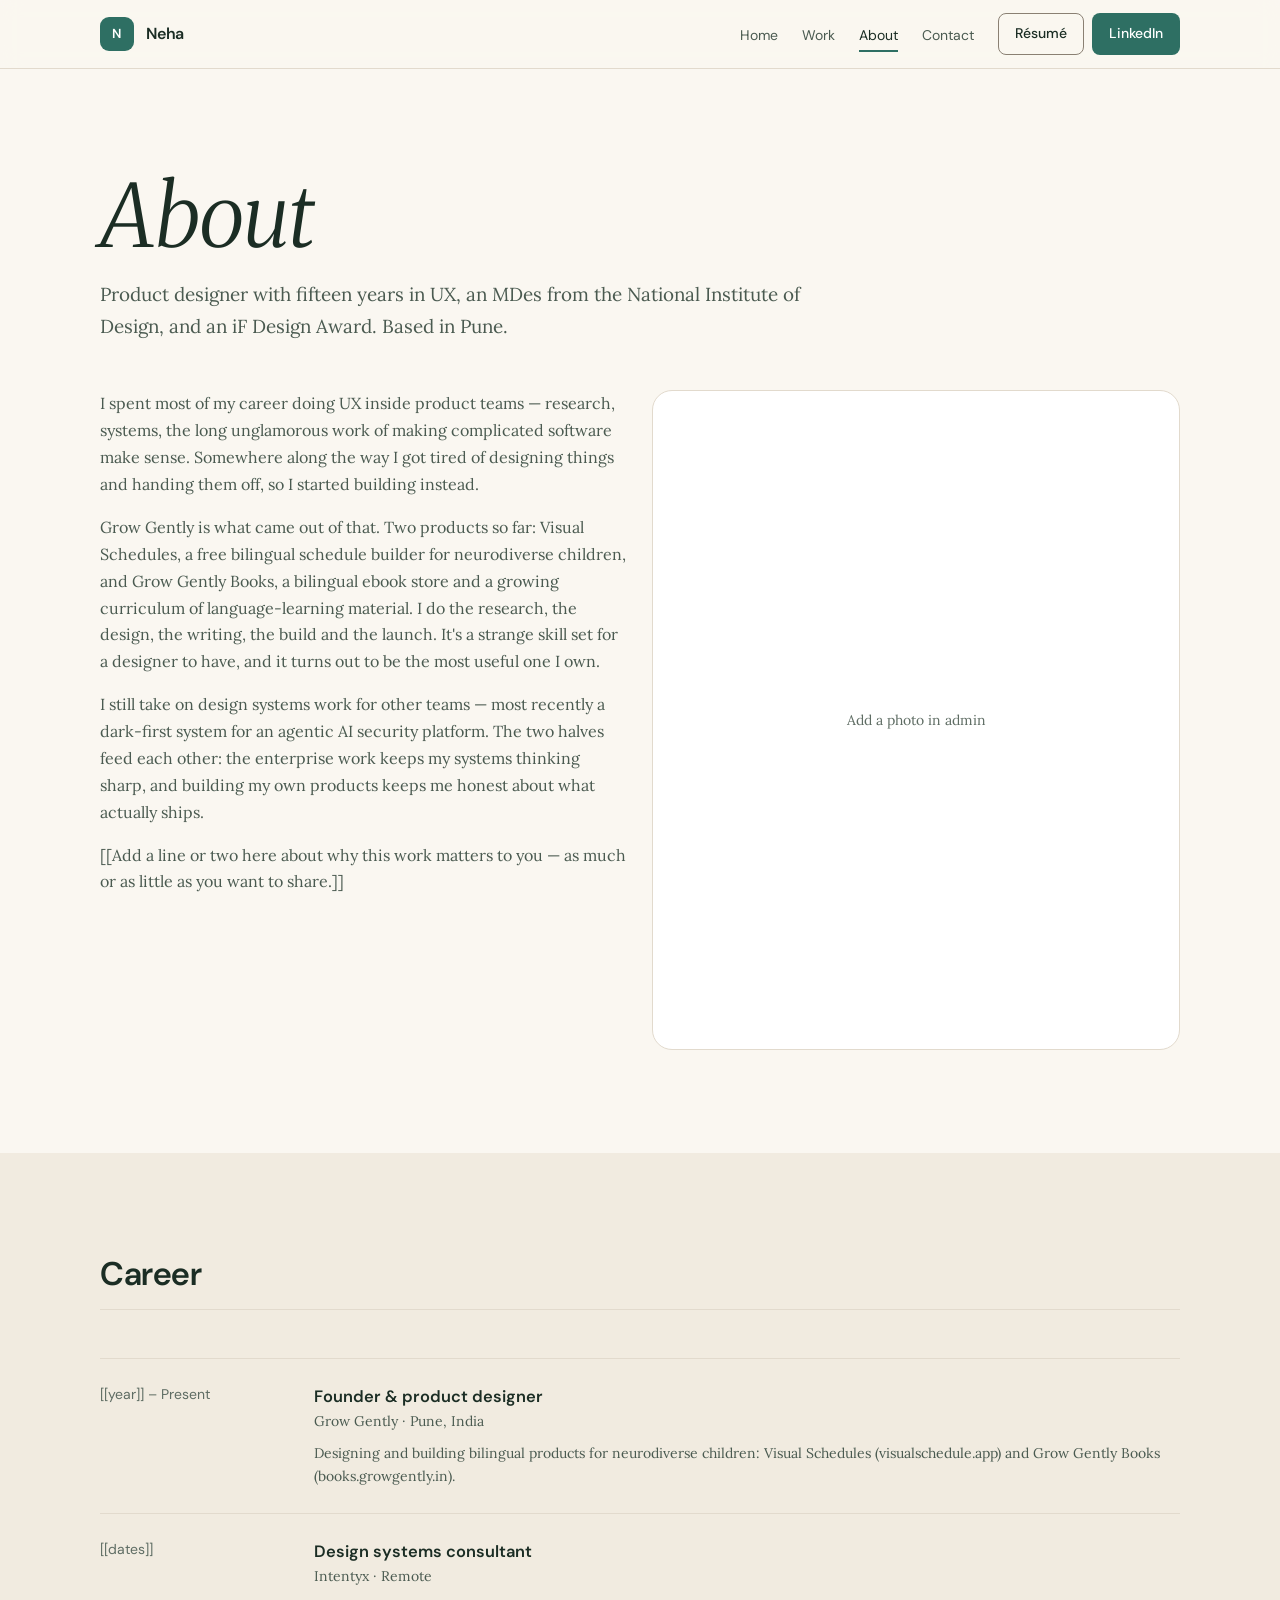
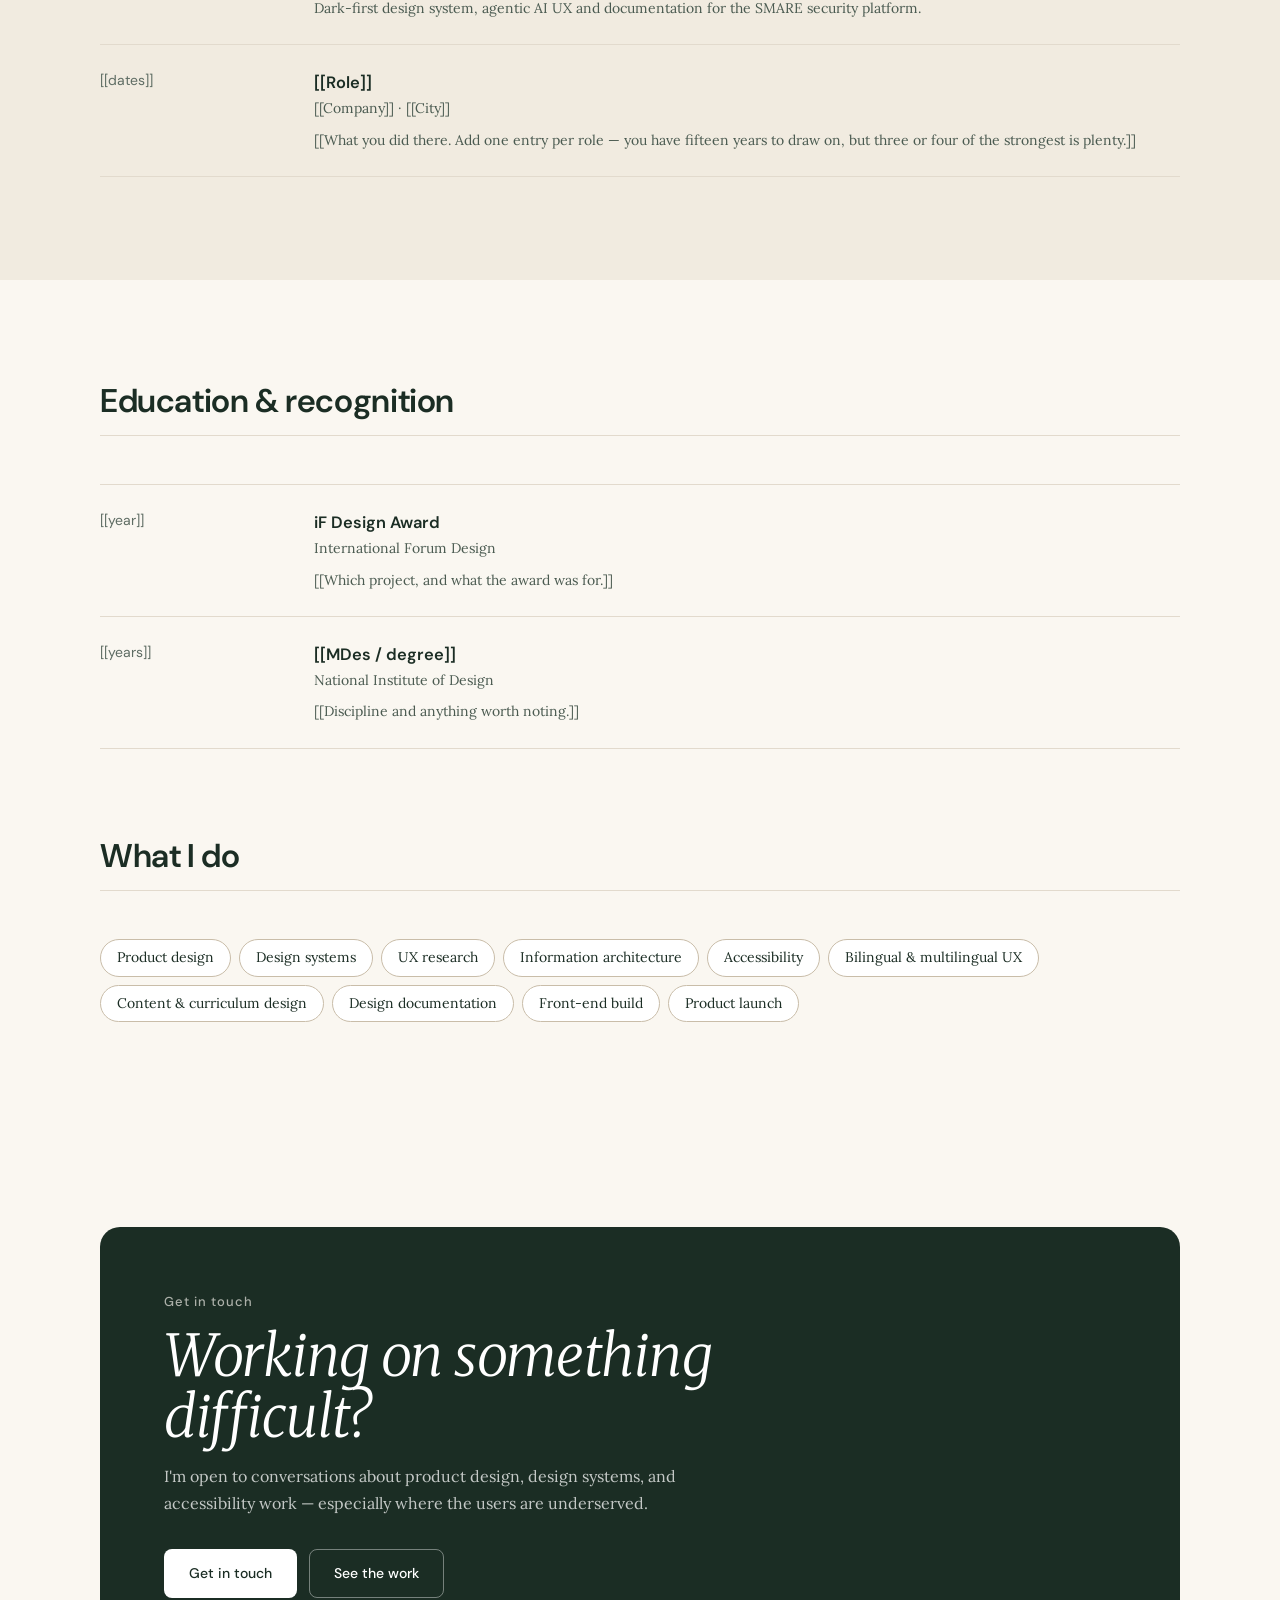
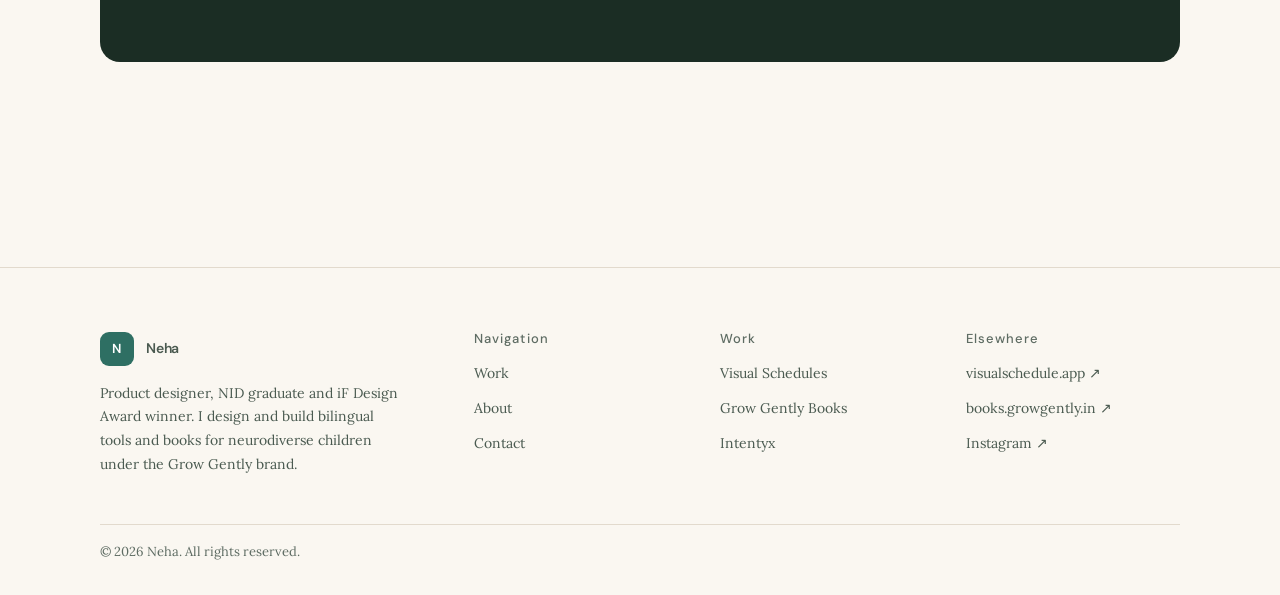
<file: about.html>
<!doctype html>
<html lang="en" data-theme="light">
<head>
<meta charset="utf-8">
<meta name="viewport" content="width=device-width, initial-scale=1">
<title>About | Neha</title>
<meta name="description" content="Fifteen years in UX, NID graduate, iF Design Award winner. Now building my own products.">
<meta name="theme-color" content="#EDF1F4">
<meta property="og:title" content="About | Neha">
<meta property="og:description" content="Fifteen years in UX, NID graduate, iF Design Award winner. Now building my own products.">
<meta property="og:type" content="website">
<link rel="icon" href="images/favicon.svg" type="image/svg+xml">
<link rel="preconnect" href="https://fonts.googleapis.com">
<link rel="preconnect" href="https://fonts.gstatic.com" crossorigin>
<link rel="stylesheet" href="css/theme.css">
<link rel="stylesheet" href="css/site.css">
</head>
<body data-page="about">
<div id="siteHeader"></div>
<main id="main"></main>
<div id="siteFooter"></div>
<script src="js/content.js"></script>
<script src="js/app.js"></script>
</body>
</html>
</file>
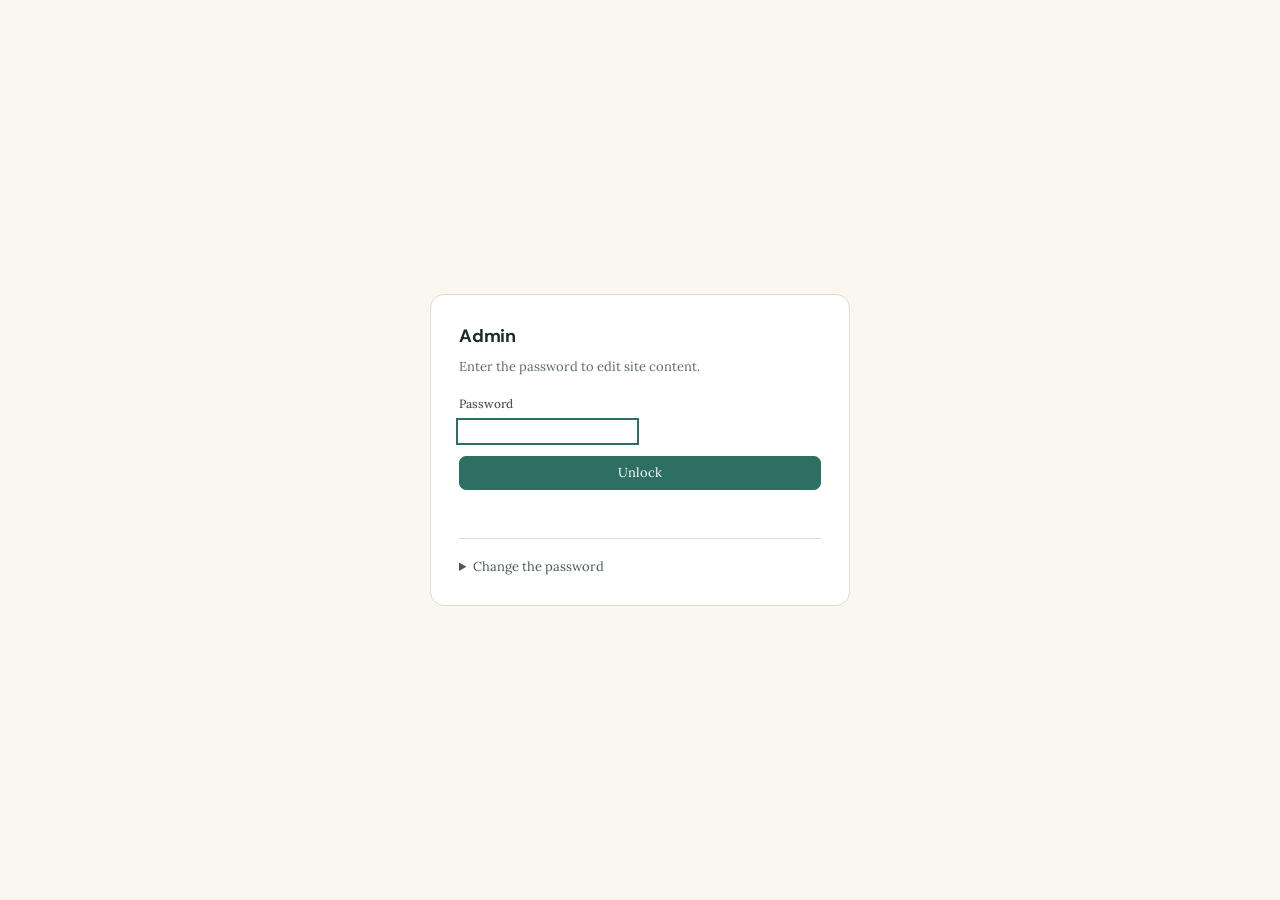
<file: admin.html>
<!doctype html>
<html lang="en">
<head>
<meta charset="utf-8">
<meta name="viewport" content="width=device-width, initial-scale=1">
<title>Site admin</title>
<meta name="robots" content="noindex, nofollow">
<link rel="preconnect" href="https://fonts.googleapis.com">
<link rel="preconnect" href="https://fonts.gstatic.com" crossorigin>
<link rel="stylesheet" href="css/theme.css">
<style>
  *,*::before,*::after{box-sizing:border-box}
  body{margin:0;background:var(--c-bg);color:var(--c-ink);font-family:var(--font-body);font-size:15px;line-height:1.55}
  h1,h2,h3{font-family:var(--font-display);letter-spacing:var(--tracking-tight);margin:0}
  a{color:var(--c-accent)}

  .bar{position:sticky;top:0;z-index:20;background:var(--c-surface);border-bottom:1px solid var(--c-line);
       display:flex;align-items:center;gap:12px;padding:12px 20px;flex-wrap:wrap}
  .bar h1{font-size:16px;margin-right:auto}
  .bar .chip{font-size:12px;color:var(--c-ink-faint)}

  .layout{display:grid;grid-template-columns:210px minmax(0,1fr);gap:0;min-height:calc(100vh - 57px)}
  .side{border-right:1px solid var(--c-line);padding:20px 12px;background:var(--c-surface)}
  .side button{display:block;width:100%;text-align:left;background:none;border:0;border-radius:8px;
       padding:9px 12px;font:inherit;color:var(--c-ink-soft);cursor:pointer}
  .side button:hover{background:var(--c-bg)}
  .side button.on{background:var(--c-accent-tint);color:var(--c-accent);font-weight:500}
  .side hr{border:0;border-top:1px solid var(--c-line);margin:14px 4px}

  .pane{padding:26px 28px 90px;max-width:900px}
  .pane > p.hint{color:var(--c-ink-faint);font-size:13px;margin:6px 0 22px}

  fieldset{border:1px solid var(--c-line);border-radius:12px;padding:18px;margin:0 0 20px;background:var(--c-surface)}
  legend{font-family:var(--font-display);font-weight:600;padding:0 8px;font-size:14px}

  label.fld{display:block;margin-bottom:14px}
  label.fld > span{display:block;font-size:12px;font-weight:500;color:var(--c-ink-soft);margin-bottom:5px}
  label.fld > em{display:block;font-size:11px;color:var(--c-ink-faint);font-style:normal;margin-top:4px}
  input[type=text],input[type=url],input[type=email],textarea,select{
    width:100%;padding:9px 11px;border:1px solid var(--c-border-ui);border-radius:8px;
    font:inherit;font-size:14px;background:var(--c-bg);color:var(--c-ink)}
  textarea{min-height:88px;resize:vertical;line-height:1.5}
  input:focus,textarea:focus,select:focus{outline:2px solid var(--c-accent);outline-offset:1px;border-color:transparent}

  .cols2{display:grid;grid-template-columns:1fr 1fr;gap:0 16px}
  @media(max-width:760px){.cols2{grid-template-columns:1fr}.layout{grid-template-columns:1fr}
    .side{border-right:0;border-bottom:1px solid var(--c-line);display:flex;flex-wrap:wrap;gap:4px}
    .side button{width:auto}.side hr{display:none}.pane{padding:20px 16px 80px}}

  .item{border:1px solid var(--c-line);border-radius:10px;padding:14px;margin-bottom:12px;background:var(--c-bg)}
  .item__bar{display:flex;align-items:center;gap:6px;margin-bottom:10px}
  .item__bar strong{font-family:var(--font-display);font-size:13px;margin-right:auto}

  button.b{background:var(--c-surface);border:1px solid var(--c-line-strong);border-radius:7px;
    padding:6px 11px;font:inherit;font-size:13px;cursor:pointer;color:var(--c-ink)}
  button.b:hover{border-color:var(--c-ink)}
  button.b.pri{background:var(--c-accent);border-color:var(--c-accent);color:#fff}
  button.b.pri:hover{background:var(--c-accent-hover)}
  button.b.del{color:#9B2C2C;border-color:#E2C1C1}
  button.b.tiny{padding:3px 8px;font-size:12px}

  .row-actions{display:flex;gap:8px;flex-wrap:wrap;margin-top:6px}
  .swatch{display:flex;align-items:center;gap:8px}
  .swatch input[type=color]{width:38px;height:34px;padding:0;border:1px solid var(--c-line-strong);border-radius:7px;background:none;cursor:pointer}
  .swatch input[type=text]{flex:1}

  .note{border:1px dashed var(--c-line-strong);border-radius:10px;padding:14px;font-size:13px;color:var(--c-ink-soft);margin-bottom:18px;background:var(--c-surface)}
  .note code{background:var(--c-accent-tint);padding:1px 5px;border-radius:4px;font-size:12px}
  ol.steps{padding-left:20px;margin:8px 0 0}
  ol.steps li{margin-bottom:6px}
  body.locked > .bar, body.locked > .layout { display:none }
  #gate{position:fixed;inset:0;z-index:100;display:none;place-items:center;
        background:var(--c-bg);padding:24px}
  body.locked #gate{display:grid}
  .gate-card{width:100%;max-width:420px;background:var(--c-surface);
        border:1px solid var(--c-line);border-radius:14px;padding:28px}
  .gate-card h2{font-size:18px;margin-bottom:6px}
  .gate-card p.sub{font-size:13px;color:var(--c-ink-faint);margin:0 0 18px}
  .gate-msg{font-size:13px;min-height:1.2em;margin:10px 0 0;color:#96331A}
  .gate-tool{margin-top:22px;padding-top:18px;border-top:1px solid var(--c-line)}
  .gate-tool summary{font-size:13px;color:var(--c-ink-soft);cursor:pointer}
  .gate-tool code{display:block;word-break:break-all;background:var(--c-bg);
        padding:9px;border-radius:6px;font-size:11px;margin-top:8px}
  #toast{position:fixed;left:50%;bottom:24px;transform:translateX(-50%) translateY(20px);opacity:0;
    background:var(--c-ink);color:#fff;padding:10px 18px;border-radius:999px;font-size:14px;
    transition:.25s;pointer-events:none;z-index:50}
  #toast.on{opacity:1;transform:translateX(-50%) translateY(0)}
</style>
</head>
<body>

<div id="gate">
  <div class="gate-card">
    <h2>Admin</h2>
    <p class="sub">Enter the password to edit site content.</p>
    <label class="fld"><span>Password</span>
      <input type="password" id="gatePw" autocomplete="current-password"></label>
    <button class="b pri" id="gateGo" style="width:100%">Unlock</button>
    <p class="gate-msg" id="gateMsg" role="status" aria-live="polite"></p>

    <details class="gate-tool">
      <summary>Change the password</summary>
      <p style="font-size:12px;color:var(--c-ink-faint);margin:10px 0">
        Type a new password below, copy the code it produces, and paste it over
        the <code style="display:inline;padding:1px 4px">PASSWORD_HASH</code>
        value near the top of the script in this file.</p>
      <label class="fld"><span>New password</span>
        <input type="text" id="gateNew"></label>
      <button class="b" id="gateHash">Generate</button>
      <code id="gateOut"></code>
    </details>
  </div>
</div>

<div class="bar">
  <h1>Site admin</h1>
  <span class="chip" id="status">Loaded</span>
  <button class="b" id="btnPreview">Preview site</button>
  <button class="b" id="btnDraft">Save draft</button>
  <button class="b pri" id="btnExport">Download content.js</button>
</div>

<div class="layout">
  <nav class="side" id="tabs"></nav>
  <div class="pane" id="pane"></div>
</div>

<div id="toast"></div>

<script>
/* ------------------------------------------------------------
   ADMIN PASSWORD GATE

   IMPORTANT — what this does and does not do.
   This runs in the browser, so it hides the editor from casual
   visitors. It is NOT real security: anyone who views the page
   source can see this script. Treat it as a closed door, not a
   locked one. If you need the editor genuinely private, delete
   admin.html from the repo and keep a copy on your laptop —
   it works fine opened straight from the filesystem.

   Default password: growgently
   Change it using the tool on the unlock screen.
   ------------------------------------------------------------ */
(function () {
  "use strict";

  var PASSWORD_HASH = "beb6bbdcc9b17f7d124162c3d988247748954889798648f1418a4a33fb6f9221";
  var KEY = "portfolio_admin_unlocked";

  function sha256(text) {
    var bytes = new TextEncoder().encode(text);
    return crypto.subtle.digest("SHA-256", bytes).then(function (buf) {
      return Array.prototype.map.call(new Uint8Array(buf), function (b) {
        return b.toString(16).padStart(2, "0");
      }).join("");
    });
  }

  /* Opened as a local file? Then it is already private — no gate. */
  var isLocal = location.protocol === "file:";
  var canHash = window.crypto && crypto.subtle && typeof TextEncoder === "function";

  function unlocked() {
    try { return sessionStorage.getItem(KEY) === "1"; } catch (e) { return false; }
  }

  if (isLocal || !canHash || unlocked()) return;   /* stay open */

  document.addEventListener("DOMContentLoaded", function () {
    document.body.classList.add("locked");

    var pw = document.getElementById("gatePw");
    var msg = document.getElementById("gateMsg");
    pw.focus();

    function tryUnlock() {
      sha256(pw.value).then(function (h) {
        if (h === PASSWORD_HASH) {
          try { sessionStorage.setItem(KEY, "1"); } catch (e) {}
          document.body.classList.remove("locked");
        } else {
          msg.textContent = "That password is not right.";
          pw.value = "";
          pw.focus();
        }
      });
    }

    document.getElementById("gateGo").addEventListener("click", tryUnlock);
    pw.addEventListener("keydown", function (e) {
      if (e.key === "Enter") { e.preventDefault(); tryUnlock(); }
    });

    document.getElementById("gateHash").addEventListener("click", function () {
      var v = document.getElementById("gateNew").value;
      if (!v) return;
      sha256(v).then(function (h) {
        document.getElementById("gateOut").textContent = '"' + h + '"';
      });
    });
  });
})();
</script>

<script src="js/content.js"></script>
<script>
(function () {
"use strict";

/* ---------------- state ---------------- */
var DEFAULTS = JSON.parse(JSON.stringify(window.SITE_CONTENT || {}));
var D = JSON.parse(JSON.stringify(DEFAULTS));
var DRAFT_KEY = "portfolio_admin_draft";
var PREVIEW_KEY = "portfolio_admin_preview";

try {
  var saved = localStorage.getItem(DRAFT_KEY);
  if (saved && confirm("A saved draft was found. Load it?\n\nCancel = start from the published content.js")) {
    D = JSON.parse(saved);
    setStatus("Draft loaded");
  }
} catch (e) {}

var THEME = {
  "--c-bg": "#FAF7F1", "--c-surface": "#FFFFFF", "--c-surface-alt": "#F1EBE0",
  "--c-ink": "#1B2D24", "--c-ink-soft": "#4A5A50", "--c-ink-faint": "#5E6C63",
  "--c-accent": "#2E6F63", "--c-accent-hover": "#1F5147", "--c-accent-tint": "#DDEAE5",
  "--c-line": "#E2DACD", "--c-line-strong": "#C9BDA9", "--c-border-ui": "#8A8073", "--c-focus": "#B0873A"
};
var THEME_TEXT = {
  fontImport: "https://fonts.googleapis.com/css2?family=Instrument+Sans:wght@400;500;600&family=Inter:wght@400;500&family=Source+Serif+4:opsz,wght@8..60,400..600&display=swap",
  fontTitle: "'Source Serif 4', Georgia, 'Times New Roman', serif",
  fontDisplay: "'Instrument Sans', 'Helvetica Neue', Arial, sans-serif",
  fontBody: "'Inter', 'Helvetica Neue', Arial, sans-serif",
  wPage: "1160px", wNarrow: "700px", radius: "12px", radiusLg: "20px",
  radiusBtn: "8px", radiusChip: "999px"
};
try {
  var th = localStorage.getItem(DRAFT_KEY + "_theme");
  if (th) { var o = JSON.parse(th); Object.assign(THEME, o.vars || {}); Object.assign(THEME_TEXT, o.text || {}); }
} catch (e) {}

/* ---------------- path helpers ---------------- */
function get(p) {
  return p.split(".").reduce(function (o, k) {
    if (o == null) return undefined;
    return /^\d+$/.test(k) ? o[+k] : o[k];
  }, D);
}
function set(p, v) {
  var ks = p.split("."), last = ks.pop();
  var o = ks.reduce(function (a, k) { return /^\d+$/.test(k) ? a[+k] : a[k]; }, D);
  if (o) o[/^\d+$/.test(last) ? +last : last] = v;
}
function esc(s) {
  return String(s == null ? "" : s).replace(/&/g,"&amp;").replace(/</g,"&lt;")
    .replace(/>/g,"&gt;").replace(/"/g,"&quot;");
}
function arr(p) { var a = get(p); if (!Array.isArray(a)) { set(p, []); a = get(p); } return a; }

/* ---------------- field builders ---------------- */
function F(path, label, hint, type) {
  var v = get(path);
  var input = (type === "area")
    ? '<textarea data-path="' + path + '">' + esc(v) + "</textarea>"
    : '<input type="text" data-path="' + path + '" value="' + esc(v) + '">';
  return '<label class="fld"><span>' + esc(label) + "</span>" + input +
    (hint ? "<em>" + esc(hint) + "</em>" : "") + "</label>";
}
function FA(path, label, hint) { return F(path, label, hint, "area"); }

function FSel(path, label, options, hint) {
  var v = get(path);
  return '<label class="fld"><span>' + esc(label) + '</span><select data-path="' + path + '">' +
    options.map(function (o) {
      return '<option value="' + esc(o) + '"' + (o === v ? " selected" : "") + ">" + esc(o) + "</option>";
    }).join("") + "</select>" + (hint ? "<em>" + esc(hint) + "</em>" : "") + "</label>";
}

/* paragraph array (array of strings) */
function FLines(path, label, hint) {
  var v = (get(path) || []).join("\n\n");
  return '<label class="fld"><span>' + esc(label) + '</span><textarea data-lines="' + path +
    '" style="min-height:150px">' + esc(v) + "</textarea>" +
    "<em>" + esc(hint || "One paragraph per block, separated by a blank line.") + "</em></label>";
}
/* comma list (array of strings on one line) */
function FCsv(path, label, hint) {
  var v = (get(path) || []).join(", ");
  return '<label class="fld"><span>' + esc(label) + '</span><input type="text" data-csv="' + path +
    '" value="' + esc(v) + '">' + "<em>" + esc(hint || "Separate with commas.") + "</em></label>";
}

/* generic array editor. fields = [[key,label,hint,type]] */
function List(path, title, fields, blank, opts) {
  opts = opts || {};
  var items = arr(path);
  var html = "<fieldset><legend>" + esc(title) + "</legend>";
  if (opts.hint) html += '<p class="hint" style="margin-top:0;font-size:12px;color:var(--c-ink-faint)">' + esc(opts.hint) + "</p>";
  if (!items.length) html += '<p style="font-size:13px;color:var(--c-ink-faint)">Nothing here yet.</p>';

  items.forEach(function (it, i) {
    var label = opts.label ? opts.label(it, i) : ((it.label || it.title || it.role || it.name || "Item") + "");
    html += '<div class="item"><div class="item__bar"><strong>' + esc(label) + "</strong>" +
      '<button class="b tiny" data-act="up" data-list="' + path + '" data-i="' + i + '">↑</button>' +
      '<button class="b tiny" data-act="down" data-list="' + path + '" data-i="' + i + '">↓</button>' +
      '<button class="b tiny del" data-act="del" data-list="' + path + '" data-i="' + i + '">Delete</button></div>' +
      '<div class="cols2">';
    fields.forEach(function (f) {
      var p = path + "." + i + "." + f[0];
      html += (f[3] === "area")
        ? '<div style="grid-column:1/-1">' + FA(p, f[1], f[2]) + "</div>"
        : F(p, f[1], f[2]);
    });
    html += "</div></div>";
  });

  html += '<button class="b" data-act="add" data-list="' + path + '" data-blank="' +
    esc(JSON.stringify(blank)) + '">+ Add ' + esc(opts.noun || "item") + "</button></fieldset>";
  return html;
}

/* ---------------- tabs ---------------- */
var TABS = [
  ["site",    "Header & site"],
  ["nav",     "Navigation"],
  ["home",    "Home page"],
  ["cases",   "Case studies"],
  ["about",   "About & career"],
  ["contact", "Contact"],
  ["pages",   "Extra pages"],
  ["theme",   "Theme & colours"],
  ["export",  "Publish"]
];
var current = "site";

var views = {};

views.site = function () {
  return "<h2>Header &amp; site details</h2>" +
    '<p class="hint">These appear in the top bar, the footer, and page metadata.</p>' +
    "<fieldset><legend>Identity</legend><div class=\"cols2\">" +
      F("site.name", "Name", "Shown in header and footer") +
      F("site.initials", "Logo initials", "Used if no logo image is set") +
      F("site.logoImage", "Logo image path", "e.g. images/logo.png — leave empty to use initials") +
      F("site.role", "Role line", "e.g. Product Design at Salesforce") +
      F("site.email", "Email") +
      F("site.location", "Location") +
      F("site.linkedin", "LinkedIn URL") +
      F("site.resumeUrl", "Résumé file or URL", "Upload the PDF to your repo, then put its path here") +
    "</div></fieldset>" +
    "<fieldset><legend>Footer</legend>" +
      FA("site.footerBlurb", "Footer description") +
      F("site.copyright", "Copyright line") +
    "</fieldset>";
};

views.nav = function () {
  var out = "<h2>Navigation</h2>" +
    '<p class="hint">Menu links, header buttons, and the three footer columns.</p>' +
    '<div class="note">Link targets: use <code>index.html</code>, <code>work.html</code>, ' +
    '<code>about.html</code>, <code>contact.html</code>, a case study like ' +
    '<code>case.html?id=salesforce-ux</code>, an extra page like <code>page.html?id=writing</code>, ' +
    "or a full <code>https://</code> address.</div>";

  out += List("nav", "Menu links", [["label","Label"],["href","Link target"]],
    { label: "New link", href: "index.html" }, { noun: "menu link" });

  out += List("navButtons", "Header buttons", [["label","Label"],["href","Link target"],["style","Style (primary or ghost)"]],
    { label: "New button", href: "#", style: "ghost" }, { noun: "button" });

  arr("footer").forEach(function (col, i) {
    out += List("footer." + i + ".links", "Footer column " + (i + 1) + ": " + (col.title || ""),
      [["label","Label"],["href","Link target"]],
      { label: "New link", href: "#" },
      { noun: "link", hint: "Column heading below." });
    out += "<fieldset style=\"margin-top:-12px\">" + F("footer." + i + ".title", "Column heading") + "</fieldset>";
  });
  return out;
};

views.home = function () {
  return "<h2>Home page</h2>" +
    "<fieldset><legend>Hero</legend>" +
      F("home.eyebrow", "Small line above the headline") +
      FA("home.headline", "Headline") +
      FA("home.intro", "Intro paragraph") +
      '<div class="cols2">' +
        F("home.portrait.src", "Portrait image path", "e.g. images/portrait.jpg") +
        F("home.portrait.alt", "Image alt text", "Describe the image for screen readers") +
      "</div></fieldset>" +
    List("home.buttons", "Hero buttons", [["label","Label"],["href","Link target"],["style","primary or ghost"]],
      { label: "New button", href: "#", style: "ghost" }, { noun: "button" }) +
    List("home.facts", "Three highlight cards",
      [["title","Title"],["text","Description","","area"]],
      { title: "New highlight", text: "" }, { noun: "highlight", label: function (i) { return i.title; } }) +
    "<fieldset><legend>Selected work section</legend>" +
      F("home.workHeading", "Section heading") +
      FA("home.workIntro", "Section intro") +
    "</fieldset>" +
    "<fieldset><legend>Closing call to action</legend>" +
      F("home.ctaEyebrow", "Small line") +
      F("home.ctaTitle", "Heading") +
      FA("home.ctaText", "Text") +
    "</fieldset>" +
    List("home.ctaButtons", "Call-to-action buttons", [["label","Label"],["href","Link target"],["style","primary or ghost"]],
      { label: "New button", href: "#", style: "ghost" }, { noun: "button" });
};

/* ----- case studies ----- */
var openCase = 0;
views.cases = function () {
  var cases = arr("cases");
  var out = "<h2>Case studies</h2>" +
    '<p class="hint">Each case study gets its own page at case.html?id=…</p>' +
    '<div class="note">Add images by uploading files to the <code>images</code> folder in your repo, ' +
    "then typing the path (e.g. <code>images/salesforce-hero.png</code>) into the image field.</div>";

  out += '<fieldset><legend>All case studies</legend>';
  cases.forEach(function (c, i) {
    out += '<div class="item"><div class="item__bar"><strong>' + esc(c.title || c.id) + "</strong>" +
      '<button class="b tiny" data-act="up" data-list="cases" data-i="' + i + '">↑</button>' +
      '<button class="b tiny" data-act="down" data-list="cases" data-i="' + i + '">↓</button>' +
      '<button class="b tiny' + (openCase === i ? " pri" : "") + '" data-act="opencase" data-i="' + i + '">' +
        (openCase === i ? "Editing" : "Edit") + "</button>" +
      '<button class="b tiny del" data-act="del" data-list="cases" data-i="' + i + '">Delete</button></div></div>';
  });
  out += '<button class="b" data-act="add" data-list="cases" data-blank="' + esc(JSON.stringify({
    id: "new-case-" + Date.now().toString(36), title: "New case study", client: "Company",
    subtitle: "", summary: "", tags: [], cover: { src: "", alt: "" },
    meta: [{ label: "Role", value: "" }, { label: "Company", value: "" },
           { label: "Scope", value: "" }, { label: "Duration", value: "" }],
    blocks: [{ type: "text", eyebrow: "Context", heading: "Heading", body: "Write here." }]
  })) + '">+ Add case study</button></fieldset>';

  var c = cases[openCase];
  if (!c) return out;
  var P = "cases." + openCase;

  out += "<h2 style=\"margin-top:34px\">Editing: " + esc(c.title) + "</h2>" +
    "<fieldset><legend>Basics</legend><div class=\"cols2\">" +
      F(P + ".id", "Page id", "Used in the URL. Lowercase, dashes only.") +
      F(P + ".client", "Company / client") +
      F(P + ".subtitle", "Short label", "e.g. Enterprise UX leadership") +
      F(P + ".cover.src", "Cover image path") +
      F(P + ".cover.alt", "Cover image alt text") +
    "</div>" +
      FA(P + ".title", "Case study title") +
      FA(P + ".summary", "One-line summary") +
      FCsv(P + ".tags", "Tags") +
    "</fieldset>" +
    List(P + ".meta", "Fact strip (role, scope, duration…)",
      [["label","Label"],["value","Value"]], { label: "Label", value: "Value" }, { noun: "fact" });

  /* blocks */
  out += "<fieldset><legend>Page content blocks</legend>";
  (c.blocks || []).forEach(function (b, i) {
    var BP = P + ".blocks." + i;
    out += '<div class="item"><div class="item__bar"><strong>' + esc(b.type) + " block</strong>" +
      '<button class="b tiny" data-act="up" data-list="' + P + '.blocks" data-i="' + i + '">↑</button>' +
      '<button class="b tiny" data-act="down" data-list="' + P + '.blocks" data-i="' + i + '">↓</button>' +
      '<button class="b tiny del" data-act="del" data-list="' + P + '.blocks" data-i="' + i + '">Delete</button></div>';

    if (b.type === "text") {
      out += '<div class="cols2">' + F(BP + ".eyebrow", "Small label") + F(BP + ".heading", "Heading") + "</div>" +
             FA(BP + ".body", "Text");
    } else if (b.type === "list") {
      out += '<div class="cols2">' + F(BP + ".eyebrow", "Small label") + F(BP + ".heading", "Heading") + "</div>" +
             FLines(BP + ".items", "List items", "One bullet per line.");
    } else if (b.type === "stats") {
      out += '<div class="cols2">' + F(BP + ".eyebrow", "Small label") + F(BP + ".heading", "Heading") + "</div>" +
             List(BP + ".items", "Numbers", [["num","Big number"],["label","Label"]],
               { num: "00", label: "Metric" }, { noun: "number", label: function (x) { return x.num; } });
    } else if (b.type === "quote") {
      out += FA(BP + ".quote", "Quote") + F(BP + ".cite", "Who said it");
    } else if (b.type === "image") {
      out += '<div class="cols2">' + F(BP + ".src", "Image path") + F(BP + ".alt", "Alt text") + "</div>" +
             F(BP + ".caption", "Caption");
    } else if (b.type === "gallery") {
      out += '<div class="cols2">' + F(BP + ".eyebrow", "Small label") + F(BP + ".heading", "Heading") + "</div>" +
             List(BP + ".items", "Images", [["src","Image path"],["alt","Alt text"],["caption","Caption"]],
               { src: "", alt: "", caption: "" }, { noun: "image", label: function (x) { return x.src || "Image"; } });
    }
    out += "</div>";
  });

  out += '<div class="row-actions">' +
    ["text","list","stats","quote","image","gallery"].map(function (t) {
      return '<button class="b" data-act="addblock" data-i="' + openCase + '" data-type="' + t + '">+ ' + t + "</button>";
    }).join("") + "</div></fieldset>";

  return out;
};

views.about = function () {
  return "<h2>About &amp; career</h2>" +
    "<fieldset><legend>About page</legend>" +
      F("about.title", "Page title") +
      FA("about.intro", "Intro line") +
      FLines("about.body", "Body paragraphs") +
      '<div class="cols2">' + F("about.photo.src", "Photo path") + F("about.photo.alt", "Photo alt text") + "</div>" +
    "</fieldset>" +
    "<fieldset><legend>Skills</legend>" + F("about.skillsTitle", "Heading") +
      FCsv("about.skills", "Skills") + "</fieldset>" +
    "<fieldset><legend>Career section heading</legend>" + F("experienceTitle", "Heading") + "</fieldset>" +
    List("experience", "Career timeline",
      [["when","Dates"],["role","Role"],["org","Company"],["location","Location"],["note","Description","","area"]],
      { when: "", role: "New role", org: "", location: "", note: "" },
      { noun: "role", label: function (e) { return (e.role || "") + " · " + (e.org || ""); } }) +
    "<fieldset><legend>Education heading</legend>" + F("about.educationTitle", "Heading") + "</fieldset>" +
    List("about.education", "Education",
      [["when","Years"],["degree","Degree"],["school","Institution"],["note","Note","","area"]],
      { when: "", degree: "", school: "", note: "" },
      { noun: "entry", label: function (e) { return e.school || "Entry"; } });
};

views.contact = function () {
  var on = (get("contact.form.endpoint") || "").trim() !== "";
  return "<h2>Contact</h2>" +
    "<fieldset><legend>Page</legend>" +
      F("contact.eyebrow", "Small line above the title") +
      F("contact.title", "Title") + FA("contact.intro", "Intro") +
      FA("contact.note", "Small note at the bottom") +
    "</fieldset>" +
    List("contact.links", "Quick link pills", [["label","Label"],["href","Link target"]],
      { label: "New link", href: "#" }, { noun: "pill" }) +
    List("contact.methods", "Ways to reach you",
      [["label","Label"],["value","Shown text"],["href","Link (optional)","mailto:… or https://…"]],
      { label: "Label", value: "", href: "" }, { noun: "method" }) +

    '<div class="note"><strong>Contact form — ' + (on ? "ON" : "OFF") + "</strong>" +
      "<p style=\"margin:8px 0 0\">GitHub Pages can't send email by itself, so the form posts to a free relay " +
      "that forwards messages to your inbox. Leave the endpoint empty and the form is hidden — the page still " +
      "shows your links, which always work.</p>" +
      "<p style=\"margin:8px 0 0\"><strong>Web3Forms</strong> (free, no account): go to web3forms.com, enter " +
      "your email, they send you an access key. Endpoint is <code>https://api.web3forms.com/submit</code> " +
      "and paste the key below.</p>" +
      "<p style=\"margin:8px 0 0\"><strong>Formspree</strong> (free, 50/month, needs an account): create a form, " +
      "paste its endpoint, leave the access key empty.</p></div>" +

    "<fieldset><legend>Contact form</legend>" +
      F("contact.form.endpoint", "Endpoint URL", "Empty = form hidden") +
      F("contact.form.accessKey", "Access key", "Web3Forms only. Leave empty for Formspree.") +
      '<div class="cols2">' +
        F("contact.form.heading", "Form heading") +
        F("contact.form.subject", "Email subject line") +
        F("contact.form.buttonLabel", "Button label") +
        F("contact.form.sendingLabel", "Button label while sending") +
      "</div>" +
      FA("contact.form.successMessage", "Message shown after sending") +
      FA("contact.form.errorMessage", "Message shown if sending fails") +
    "</fieldset>";
};

var openPage = 0;
views.pages = function () {
  var pages = arr("pages");
  var out = "<h2>Extra pages</h2>" +
    '<p class="hint">Pages built from a template. They appear at page.html?id=… — add them to Navigation to link them.</p>' +
    '<div class="note"><strong>Templates</strong><ol class="steps">' +
      "<li><code>text</code> — a title, intro and paragraphs.</li>" +
      "<li><code>links</code> — a list of links with short descriptions (good for writing, talks, resources).</li>" +
      "<li><code>gallery</code> — a grid of images with captions.</li>" +
    "</ol></div>";

  out += "<fieldset><legend>All pages</legend>";
  pages.forEach(function (p, i) {
    out += '<div class="item"><div class="item__bar"><strong>' + esc(p.title) +
      ' <span style="font-weight:400;color:var(--c-ink-faint)">(' + esc(p.template) + ")</span></strong>" +
      '<button class="b tiny" data-act="up" data-list="pages" data-i="' + i + '">↑</button>' +
      '<button class="b tiny" data-act="down" data-list="pages" data-i="' + i + '">↓</button>' +
      '<button class="b tiny' + (openPage === i ? " pri" : "") + '" data-act="openpage" data-i="' + i + '">' +
        (openPage === i ? "Editing" : "Edit") + "</button>" +
      '<button class="b tiny del" data-act="del" data-list="pages" data-i="' + i + '">Delete</button></div></div>';
  });
  out += '<div class="row-actions">' +
    ["text","links","gallery"].map(function (t) {
      return '<button class="b" data-act="addpage" data-type="' + t + '">+ New ' + t + " page</button>";
    }).join("") + "</div></fieldset>";

  var pg = pages[openPage];
  if (!pg) return out;
  var PP = "pages." + openPage;

  out += "<h2 style=\"margin-top:34px\">Editing: " + esc(pg.title) + "</h2>" +
    "<fieldset><legend>Basics</legend><div class=\"cols2\">" +
      F(PP + ".id", "Page id", "Used in the URL: page.html?id=this") +
      FSel(PP + ".template", "Template", ["text","links","gallery"]) +
    "</div>" + F(PP + ".title", "Title") + FA(PP + ".intro", "Intro") + "</fieldset>";

  if (pg.template === "text") {
    out += "<fieldset><legend>Content</legend>" + FLines(PP + ".body", "Paragraphs") + "</fieldset>";
  } else if (pg.template === "links") {
    out += List(PP + ".items", "Links", [["label","Label"],["href","Link target"],["note","Short description"]],
      { label: "New link", href: "#", note: "" }, { noun: "link" });
  } else {
    out += List(PP + ".items", "Images", [["src","Image path"],["alt","Alt text"],["caption","Caption"]],
      { src: "", alt: "", caption: "" }, { noun: "image", label: function (x) { return x.src || "Image"; } });
  }
  return out;
};

views.theme = function () {
  var labels = {
    "--c-bg": "Page background", "--c-surface": "Cards & panels", "--c-surface-alt": "Alternating band",
    "--c-ink": "Headings", "--c-ink-soft": "Body text", "--c-ink-faint": "Captions & meta",
    "--c-accent": "Accent (links, buttons)", "--c-accent-hover": "Accent hover", "--c-accent-tint": "Accent tint (tags)",
    "--c-line": "Borders", "--c-line-strong": "Chip outlines", "--c-border-ui": "Button & input borders", "--c-focus": "Keyboard focus ring"
  };
  var out = "<h2>Theme &amp; colours</h2>" +
    '<p class="hint">Changes preview live on this page. Download theme.css when you are happy and replace the file in your repo.</p>' +
    "<fieldset><legend>Colours</legend>";
  Object.keys(THEME).forEach(function (k) {
    out += '<label class="fld"><span>' + esc(labels[k] || k) + " <code style=\"color:var(--c-ink-faint)\">" + k + "</code></span>" +
      '<span class="swatch"><input type="color" data-theme="' + k + '" value="' + esc(THEME[k]) + '">' +
      '<input type="text" data-themetext="' + k + '" value="' + esc(THEME[k]) + '"></span></label>';
  });
  out += "</fieldset><fieldset><legend>Type &amp; layout</legend>" +
    '<label class="fld"><span>Google Fonts URL</span><input type="text" data-tt="fontImport" value="' + esc(THEME_TEXT.fontImport) + '">' +
      "<em>Pick families on fonts.google.com, copy the URL from inside their &lt;link&gt;, paste it here. This is the only place fonts are loaded.</em></label>" +
    '<label class="fld"><span>Page title font stack (serif)</span><input type="text" data-tt="fontTitle" value="' + esc(THEME_TEXT.fontTitle) + '">' +
      "<em>Used for the big h1 on every page.</em></label>" +
    '<label class="fld"><span>Heading font stack</span><input type="text" data-tt="fontDisplay" value="' + esc(THEME_TEXT.fontDisplay) + '">' +
      "</label>" +
    '<label class="fld"><span>Body font stack</span><input type="text" data-tt="fontBody" value="' + esc(THEME_TEXT.fontBody) + '"></label>' +
    '<div class="cols2">' +
      '<label class="fld"><span>Max page width</span><input type="text" data-tt="wPage" value="' + esc(THEME_TEXT.wPage) + '"></label>' +
      '<label class="fld"><span>Max reading width</span><input type="text" data-tt="wNarrow" value="' + esc(THEME_TEXT.wNarrow) + '"></label>' +
      '<label class="fld"><span>Button radius</span><input type="text" data-tt="radiusBtn" value="' + esc(THEME_TEXT.radiusBtn) + '"></label>' +
      '<label class="fld"><span>Tag / chip radius</span><input type="text" data-tt="radiusChip" value="' + esc(THEME_TEXT.radiusChip) + '">' +
        "<em>999px makes them pill-shaped.</em></label>" +
      '<label class="fld"><span>Card radius</span><input type="text" data-tt="radius" value="' + esc(THEME_TEXT.radius) + '"></label>' +
      '<label class="fld"><span>Large card radius</span><input type="text" data-tt="radiusLg" value="' + esc(THEME_TEXT.radiusLg) + '"></label>' +
    "</div></fieldset>" +
    '<div class="row-actions"><button class="b pri" id="dlTheme">Download theme.css</button>' +
    '<button class="b" id="resetTheme">Reset colours</button></div>';
  return out;
};

views.export = function () {
  return "<h2>Publish your changes</h2>" +
    '<div class="note"><strong>How to put changes live</strong><ol class="steps">' +
      "<li>Click <strong>Download content.js</strong> below.</li>" +
      "<li>In GitHub, open the <code>js</code> folder and click <code>content.js</code>.</li>" +
      "<li>Click the pencil icon, select all the text, delete it, and paste in the new file's contents. Or use <em>Add file → Upload files</em> and drop the downloaded file in to replace it.</li>" +
      "<li>Commit to <code>main</code>. The site rebuilds and goes live automatically.</li>" +
    "</ol></div>" +
    '<div class="note"><strong>Adding images</strong><ol class="steps">' +
      "<li>In GitHub, open the <code>images</code> folder → <em>Add file → Upload files</em>.</li>" +
      "<li>Upload your file, e.g. <code>portrait.jpg</code>, and commit.</li>" +
      "<li>Come back here and type <code>images/portrait.jpg</code> into the matching image field.</li>" +
      "<li>Keep images under about 400&nbsp;KB so pages stay fast.</li>" +
    "</ol></div>" +
    '<div class="row-actions">' +
      '<button class="b pri" id="dlContent">Download content.js</button>' +
      '<button class="b" id="dlTheme2">Download theme.css</button>' +
      '<button class="b" id="copyContent">Copy content.js to clipboard</button>' +
      '<button class="b del" id="resetAll">Discard all my edits</button>' +
    "</div>" +
    '<fieldset style="margin-top:22px"><legend>Preview of content.js</legend>' +
      '<textarea readonly id="outbox" style="min-height:320px;font-family:ui-monospace,Menlo,monospace;font-size:12px"></textarea>' +
    "</fieldset>";
};

/* ---------------- render ---------------- */
function renderTabs() {
  document.getElementById("tabs").innerHTML = TABS.map(function (t, i) {
    return (i === 7 ? "<hr>" : "") +
      '<button data-tab="' + t[0] + '" class="' + (current === t[0] ? "on" : "") + '">' + t[1] + "</button>";
  }).join("");
}
function render() {
  renderTabs();
  document.getElementById("pane").innerHTML = views[current]();
  if (current === "export") document.getElementById("outbox").value = serialize();
  applyTheme();
  window.scrollTo(0, 0);
}

/* ---------------- theme ---------------- */
function applyTheme() {
  Object.keys(THEME).forEach(function (k) { document.documentElement.style.setProperty(k, THEME[k]); });
}
function themeCss() {
  var lines = [
    "/* THEME.CSS — generated from admin.html. Edit here or in admin. */",
    "",
    "/* Fonts load here, so this stays the only file you edit. */",
    "@import url('" + THEME_TEXT.fontImport + "');",
    "",
    ":root {",
    "",
    "  /* colours */"
  ];
  Object.keys(THEME).forEach(function (k) { lines.push("  " + k + ": " + THEME[k] + ";"); });
  lines.push("",
    "  /* type */",
    "  --font-title:   " + THEME_TEXT.fontTitle + ";",
    "  --font-display: " + THEME_TEXT.fontDisplay + ";",
    "  --font-body:    " + THEME_TEXT.fontBody + ";",
    "  --fs-title: clamp(2.25rem, 1.5rem + 6.5vw, 8.75rem);",
    "  --fs-hero:  clamp(2rem, 1.2rem + 4vw, 4.75rem);",
    "  --fs-h1:    var(--fs-title);",
    "  --fs-h2:    clamp(1.6rem, 3.4vw, 2.15rem);",
    "  --fs-h3:    clamp(1.16rem, 2.2vw, 1.4rem);",
    "  --fs-lead:  clamp(1.03rem, 1.8vw, 1.2rem);",
    "  --fs-body:  1rem;",
    "  --fs-small: 0.875rem;",
    "  --fs-micro: 0.775rem;",
    "  --lh-title: 1.0;",
    "  --lh-tight: 1.08;",
    "  --lh-snug:  1.32;",
    "  --lh-body:  1.62;",
    "  --tracking-title: -0.012em;",
    "  --tracking-tight: -0.022em;",
    "  --tracking-wide:   0.07em;",
    "",
    "  /* spacing */",
    "  --s-1:4px; --s-2:8px; --s-3:12px; --s-4:16px; --s-5:24px;",
    "  --s-6:32px; --s-7:48px; --s-8:64px; --s-9:88px;",
    "  --section-y:   clamp(56px, 8vw, 104px);",
    "  --page-gutter: clamp(20px, 5vw, 40px);",
    "",
    "  /* layout */",
    "  --w-page:   " + THEME_TEXT.wPage + ";",
    "  --w-narrow: " + THEME_TEXT.wNarrow + ";",
    "  --w-wide:   1320px;",
    "  --radius-btn:  " + THEME_TEXT.radiusBtn + ";",
    "  --radius-chip: " + THEME_TEXT.radiusChip + ";",
    "  --radius-sm:   6px;",
    "  --radius:      " + THEME_TEXT.radius + ";",
    "  --radius-lg:   " + THEME_TEXT.radiusLg + ";",
    "  --shadow-card: 0 1px 2px rgba(22,33,43,.05);",
    "  --shadow-lift: 0 10px 30px -12px rgba(22,33,43,.22);",
    "  --header-h: 68px;",
    "}");
  return lines.join("\n") + "\n";
}

/* ---------------- serialize / download ---------------- */
function serialize() {
  return "/* ============================================================\n" +
    "   CONTENT.JS — all words and links on the site.\n" +
    "   Generated by admin.html. Replace js/content.js with this file.\n" +
    "   ============================================================ */\n\n" +
    "window.SITE_CONTENT = " + JSON.stringify(D, null, 2) + ";\n";
}
function download(name, text, mime) {
  var b = new Blob([text], { type: mime || "text/plain;charset=utf-8" });
  var a = document.createElement("a");
  a.href = URL.createObjectURL(b); a.download = name;
  document.body.appendChild(a); a.click();
  setTimeout(function () { URL.revokeObjectURL(a.href); a.remove(); }, 500);
}
function setStatus(t) { document.getElementById("status").textContent = t; }
function toast(t) {
  var el = document.getElementById("toast");
  el.textContent = t; el.classList.add("on");
  setTimeout(function () { el.classList.remove("on"); }, 2000);
}
function saveDraft(quiet) {
  try {
    localStorage.setItem(DRAFT_KEY, JSON.stringify(D));
    localStorage.setItem(DRAFT_KEY + "_theme", JSON.stringify({ vars: THEME, text: THEME_TEXT }));
    if (!quiet) toast("Draft saved in this browser");
    setStatus("Draft saved");
  } catch (e) { if (!quiet) toast("Could not save — browser storage is blocked"); }
}

/* ---------------- events ---------------- */
document.addEventListener("input", function (e) {
  var t = e.target;
  if (t.dataset.path)  { set(t.dataset.path, t.value); saveDraft(true); }
  else if (t.dataset.lines) {
    set(t.dataset.lines, t.value.split(/\n\s*\n/).map(function (s) { return s.trim(); }).filter(Boolean));
    saveDraft(true);
  }
  else if (t.dataset.csv) {
    set(t.dataset.csv, t.value.split(",").map(function (s) { return s.trim(); }).filter(Boolean));
    saveDraft(true);
  }
  else if (t.dataset.theme) {
    THEME[t.dataset.theme] = t.value; applyTheme(); saveDraft(true);
    var pair = document.querySelector('[data-themetext="' + t.dataset.theme + '"]');
    if (pair) pair.value = t.value;
  }
  else if (t.dataset.themetext) {
    THEME[t.dataset.themetext] = t.value; applyTheme(); saveDraft(true);
    var p2 = document.querySelector('[data-theme="' + t.dataset.themetext + '"]');
    if (p2 && /^#[0-9a-f]{6}$/i.test(t.value)) p2.value = t.value;
  }
  else if (t.dataset.tt) { THEME_TEXT[t.dataset.tt] = t.value; saveDraft(true); }
});
document.addEventListener("change", function (e) {
  if (e.target.dataset.path && e.target.tagName === "SELECT") { set(e.target.dataset.path, e.target.value); render(); }
});

document.addEventListener("click", function (e) {
  var b = e.target.closest("button");
  if (!b) return;

  if (b.dataset.tab) { current = b.dataset.tab; render(); return; }

  var act = b.dataset.act;
  if (act === "add") {
    arr(b.dataset.list).push(JSON.parse(b.dataset.blank)); saveDraft(true); render(); return;
  }
  if (act === "del") {
    if (!confirm("Delete this permanently?")) return;
    arr(b.dataset.list).splice(+b.dataset.i, 1); saveDraft(true); render(); return;
  }
  if (act === "up" || act === "down") {
    var a = arr(b.dataset.list), i = +b.dataset.i, j = act === "up" ? i - 1 : i + 1;
    if (j < 0 || j >= a.length) return;
    var tmp = a[i]; a[i] = a[j]; a[j] = tmp; saveDraft(true); render(); return;
  }
  if (act === "opencase") { openCase = +b.dataset.i; render(); return; }
  if (act === "openpage") { openPage = +b.dataset.i; render(); return; }

  if (act === "addblock") {
    var blanks = {
      text:    { type: "text", eyebrow: "", heading: "Heading", body: "Write here." },
      list:    { type: "list", eyebrow: "", heading: "Heading", items: ["First point"] },
      stats:   { type: "stats", eyebrow: "", heading: "Results", items: [{ num: "00", label: "Metric" }] },
      quote:   { type: "quote", quote: "Quote text.", cite: "Role, Company" },
      image:   { type: "image", src: "", alt: "", caption: "" },
      gallery: { type: "gallery", eyebrow: "", heading: "Gallery", items: [{ src: "", alt: "", caption: "" }] }
    };
    var cs = arr("cases")[+b.dataset.i];
    if (!cs.blocks) cs.blocks = [];
    cs.blocks.push(JSON.parse(JSON.stringify(blanks[b.dataset.type])));
    saveDraft(true); render(); return;
  }

  if (act === "addpage") {
    var t = b.dataset.type;
    var np = { id: "page-" + Date.now().toString(36), title: "New page", template: t, intro: "" };
    if (t === "text") np.body = ["Write your first paragraph here."];
    else np.items = t === "links"
      ? [{ label: "New link", href: "#", note: "" }]
      : [{ src: "", alt: "", caption: "" }];
    arr("pages").push(np);
    openPage = arr("pages").length - 1;
    current = "pages"; saveDraft(true); render(); return;
  }

  switch (b.id) {
    case "btnDraft": saveDraft(); break;
    case "btnExport":
    case "dlContent": download("content.js", serialize(), "text/javascript;charset=utf-8"); toast("content.js downloaded"); break;
    case "dlTheme":
    case "dlTheme2": download("theme.css", themeCss(), "text/css;charset=utf-8"); toast("theme.css downloaded"); break;
    case "copyContent":
      navigator.clipboard.writeText(serialize())
        .then(function () { toast("Copied"); })
        .catch(function () { toast("Copy blocked — use the download button"); });
      break;
    case "resetTheme":
      THEME = { "--c-bg":"#FAF7F1","--c-surface":"#FFFFFF","--c-surface-alt":"#F1EBE0",
        "--c-ink":"#1B2D24","--c-ink-soft":"#4A5A50","--c-ink-faint":"#5E6C63",
        "--c-accent":"#2E6F63","--c-accent-hover":"#1F5147","--c-accent-tint":"#DDEAE5",
        "--c-line":"#E2DACD","--c-line-strong":"#C9BDA9","--c-border-ui":"#8A8073","--c-focus":"#B0873A" };
      saveDraft(true); render(); toast("Colours reset"); break;
    case "resetAll":
      if (!confirm("Discard every edit and go back to the published content.js?")) return;
      D = JSON.parse(JSON.stringify(DEFAULTS));
      try { localStorage.removeItem(DRAFT_KEY); localStorage.removeItem(DRAFT_KEY + "_theme"); } catch (err) {}
      render(); toast("Reset to published content"); break;
    case "btnPreview":
      try {
        localStorage.setItem(PREVIEW_KEY, JSON.stringify(D));
        window.open("index.html?preview=1", "_blank");
      } catch (err) { toast("Preview needs browser storage — download the file instead"); }
      break;
  }
});

render();
})();
</script>
</body>
</html>
</file>
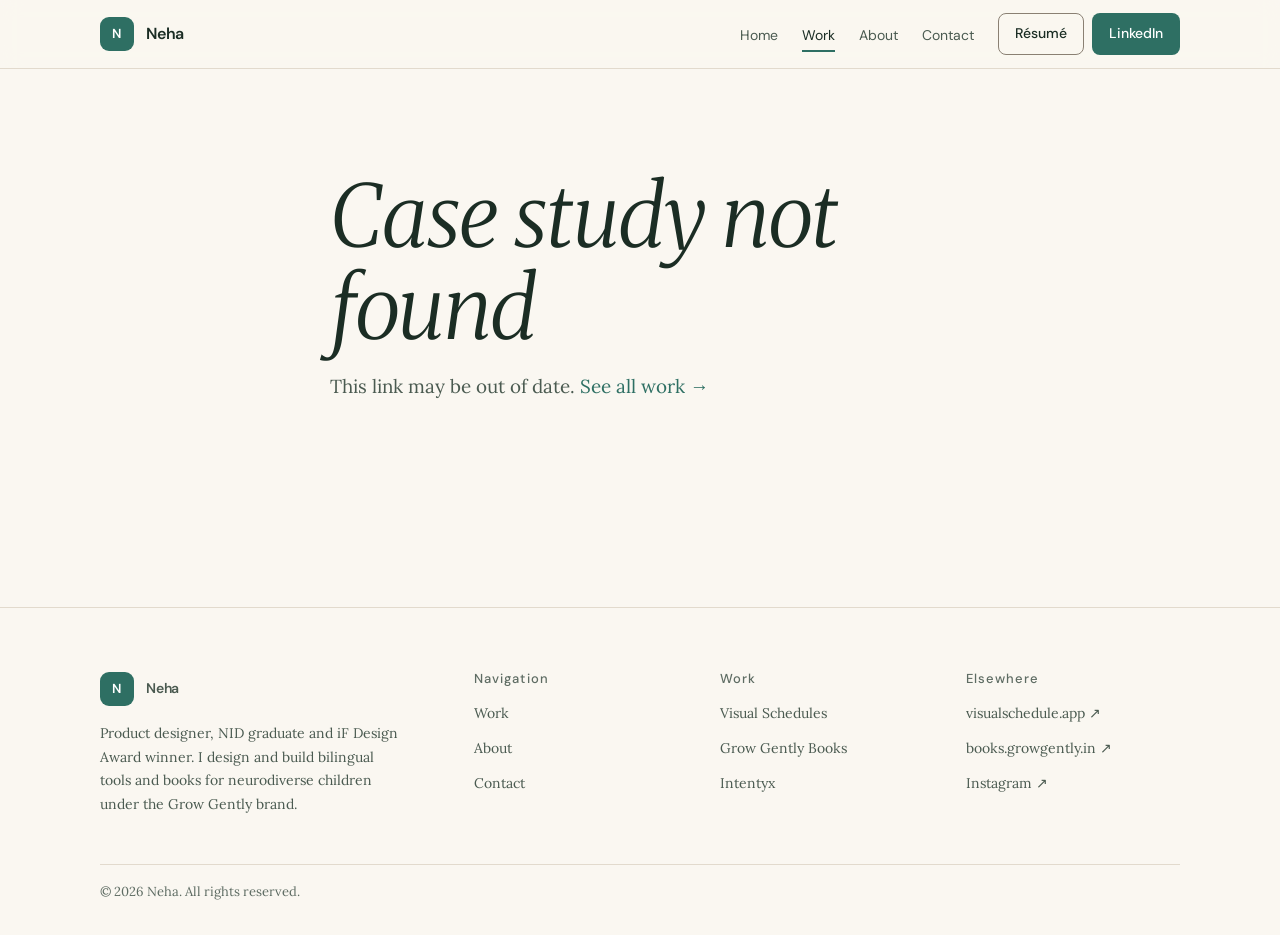
<file: case.html>
<!doctype html>
<html lang="en" data-theme="light">
<head>
<meta charset="utf-8">
<meta name="viewport" content="width=device-width, initial-scale=1">
<title>Case study | Neha</title>
<meta name="description" content="A case study in product design.">
<meta name="theme-color" content="#EDF1F4">
<meta property="og:title" content="Case study | Neha">
<meta property="og:description" content="A case study in product design.">
<meta property="og:type" content="website">
<link rel="icon" href="images/favicon.svg" type="image/svg+xml">
<link rel="preconnect" href="https://fonts.googleapis.com">
<link rel="preconnect" href="https://fonts.gstatic.com" crossorigin>
<link rel="stylesheet" href="css/theme.css">
<link rel="stylesheet" href="css/site.css">
</head>
<body data-page="caseStudy">
<div id="siteHeader"></div>
<main id="main"></main>
<div id="siteFooter"></div>
<script src="js/content.js"></script>
<script src="js/app.js"></script>
</body>
</html>
</file>
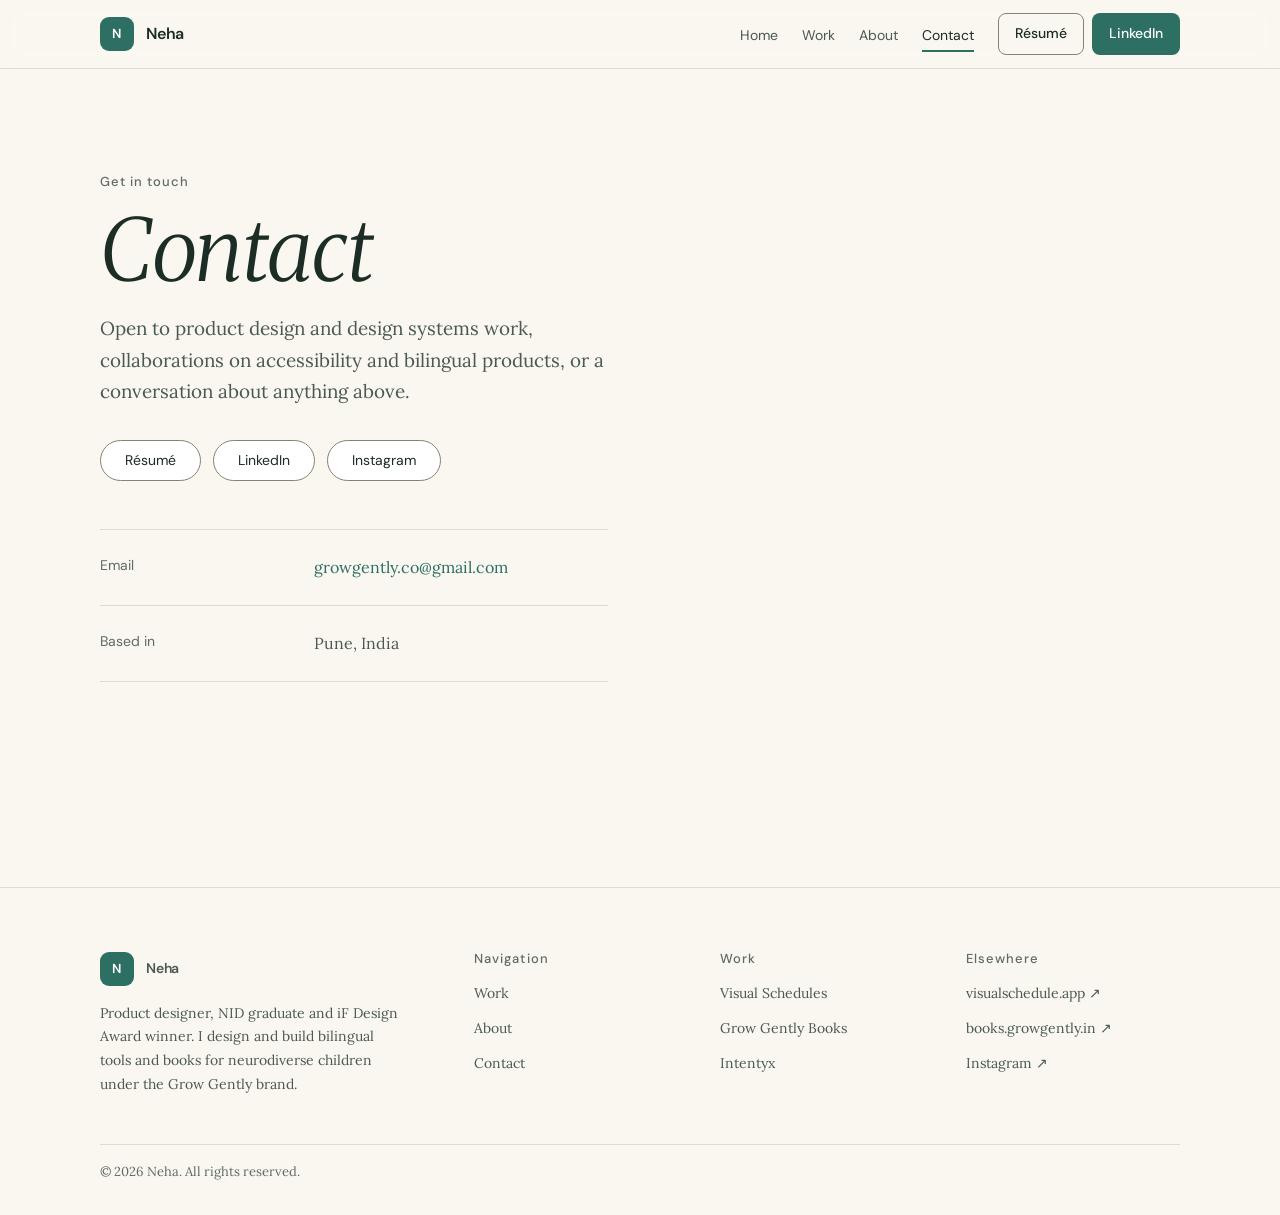
<file: contact.html>
<!doctype html>
<html lang="en" data-theme="light">
<head>
<meta charset="utf-8">
<meta name="viewport" content="width=device-width, initial-scale=1">
<title>Contact | Neha</title>
<meta name="description" content="Get in touch about product design, design systems and accessibility work.">
<meta name="theme-color" content="#EDF1F4">
<meta property="og:title" content="Contact | Neha">
<meta property="og:description" content="Get in touch about product design, design systems and accessibility work.">
<meta property="og:type" content="website">
<link rel="icon" href="images/favicon.svg" type="image/svg+xml">
<link rel="preconnect" href="https://fonts.googleapis.com">
<link rel="preconnect" href="https://fonts.gstatic.com" crossorigin>
<link rel="stylesheet" href="css/theme.css">
<link rel="stylesheet" href="css/site.css">
</head>
<body data-page="contact">
<div id="siteHeader"></div>
<main id="main"></main>
<div id="siteFooter"></div>
<script src="js/content.js"></script>
<script src="js/app.js"></script>
</body>
</html>
</file>
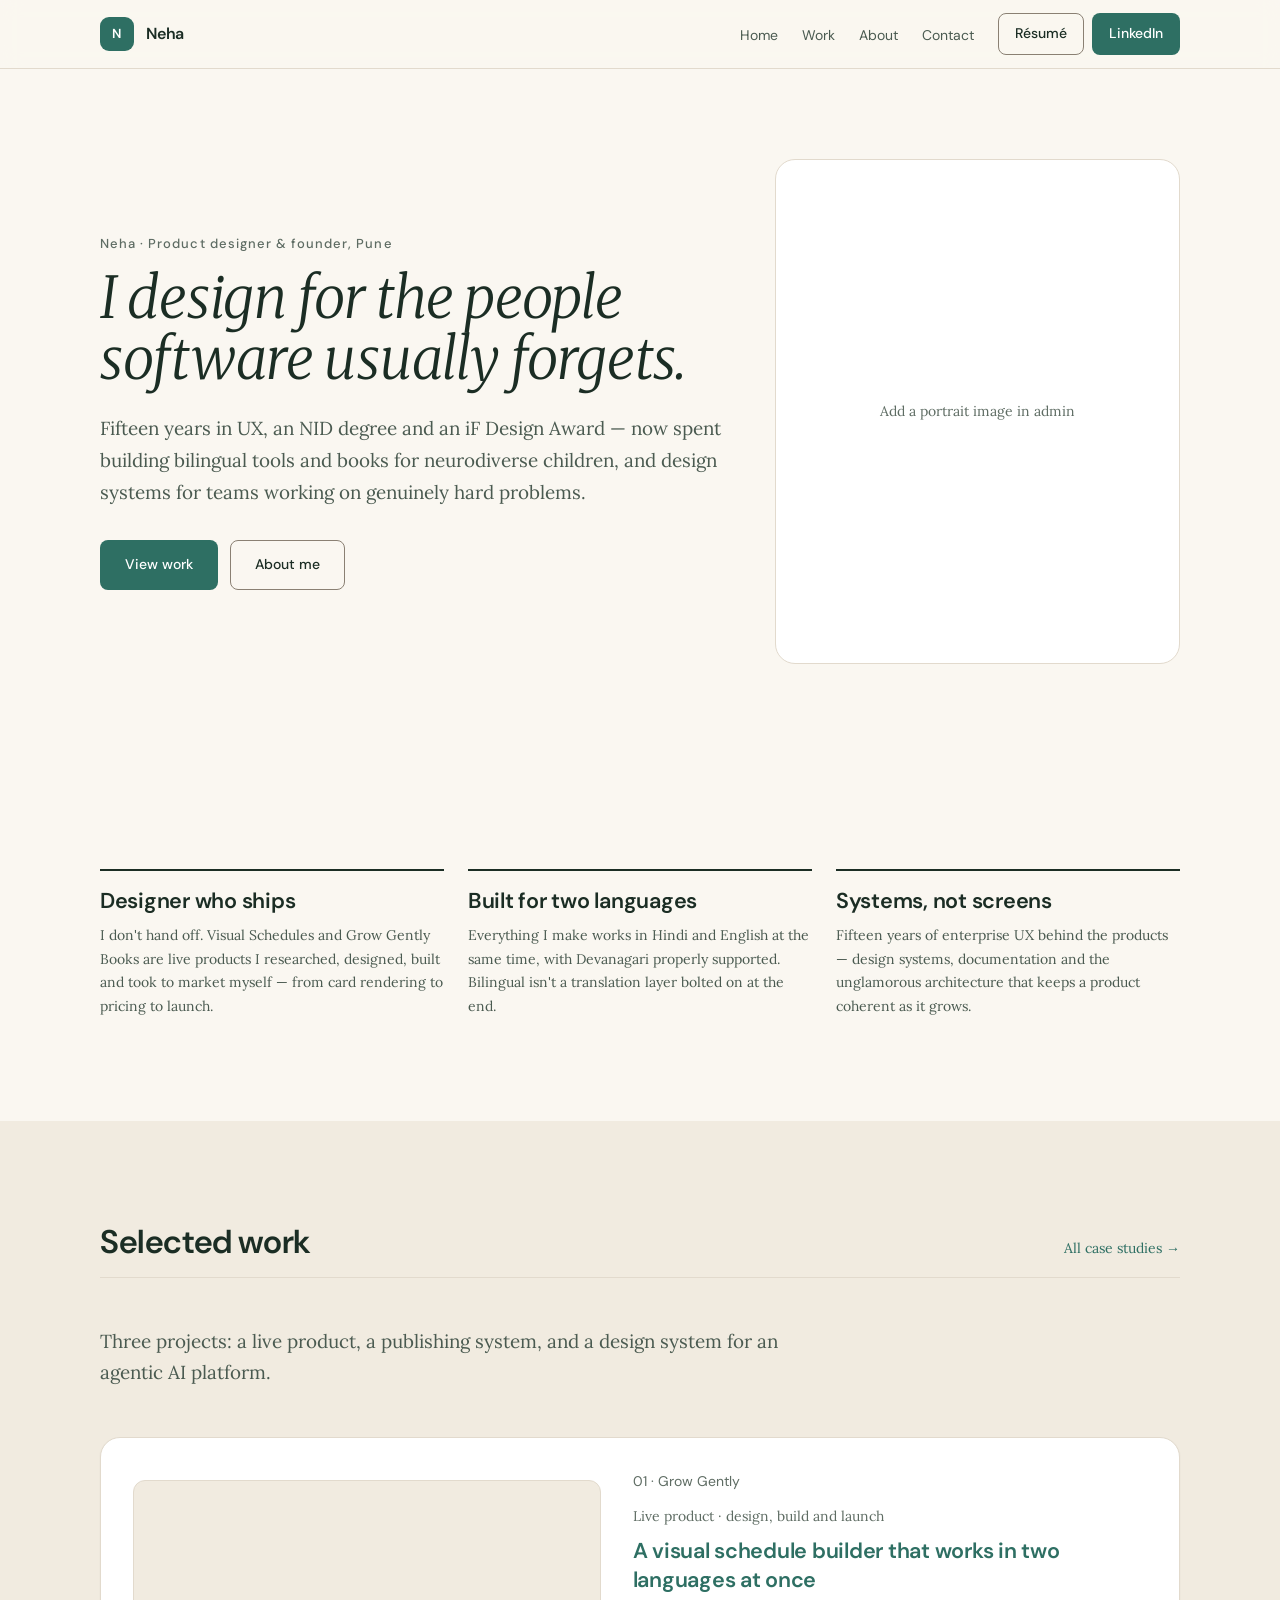
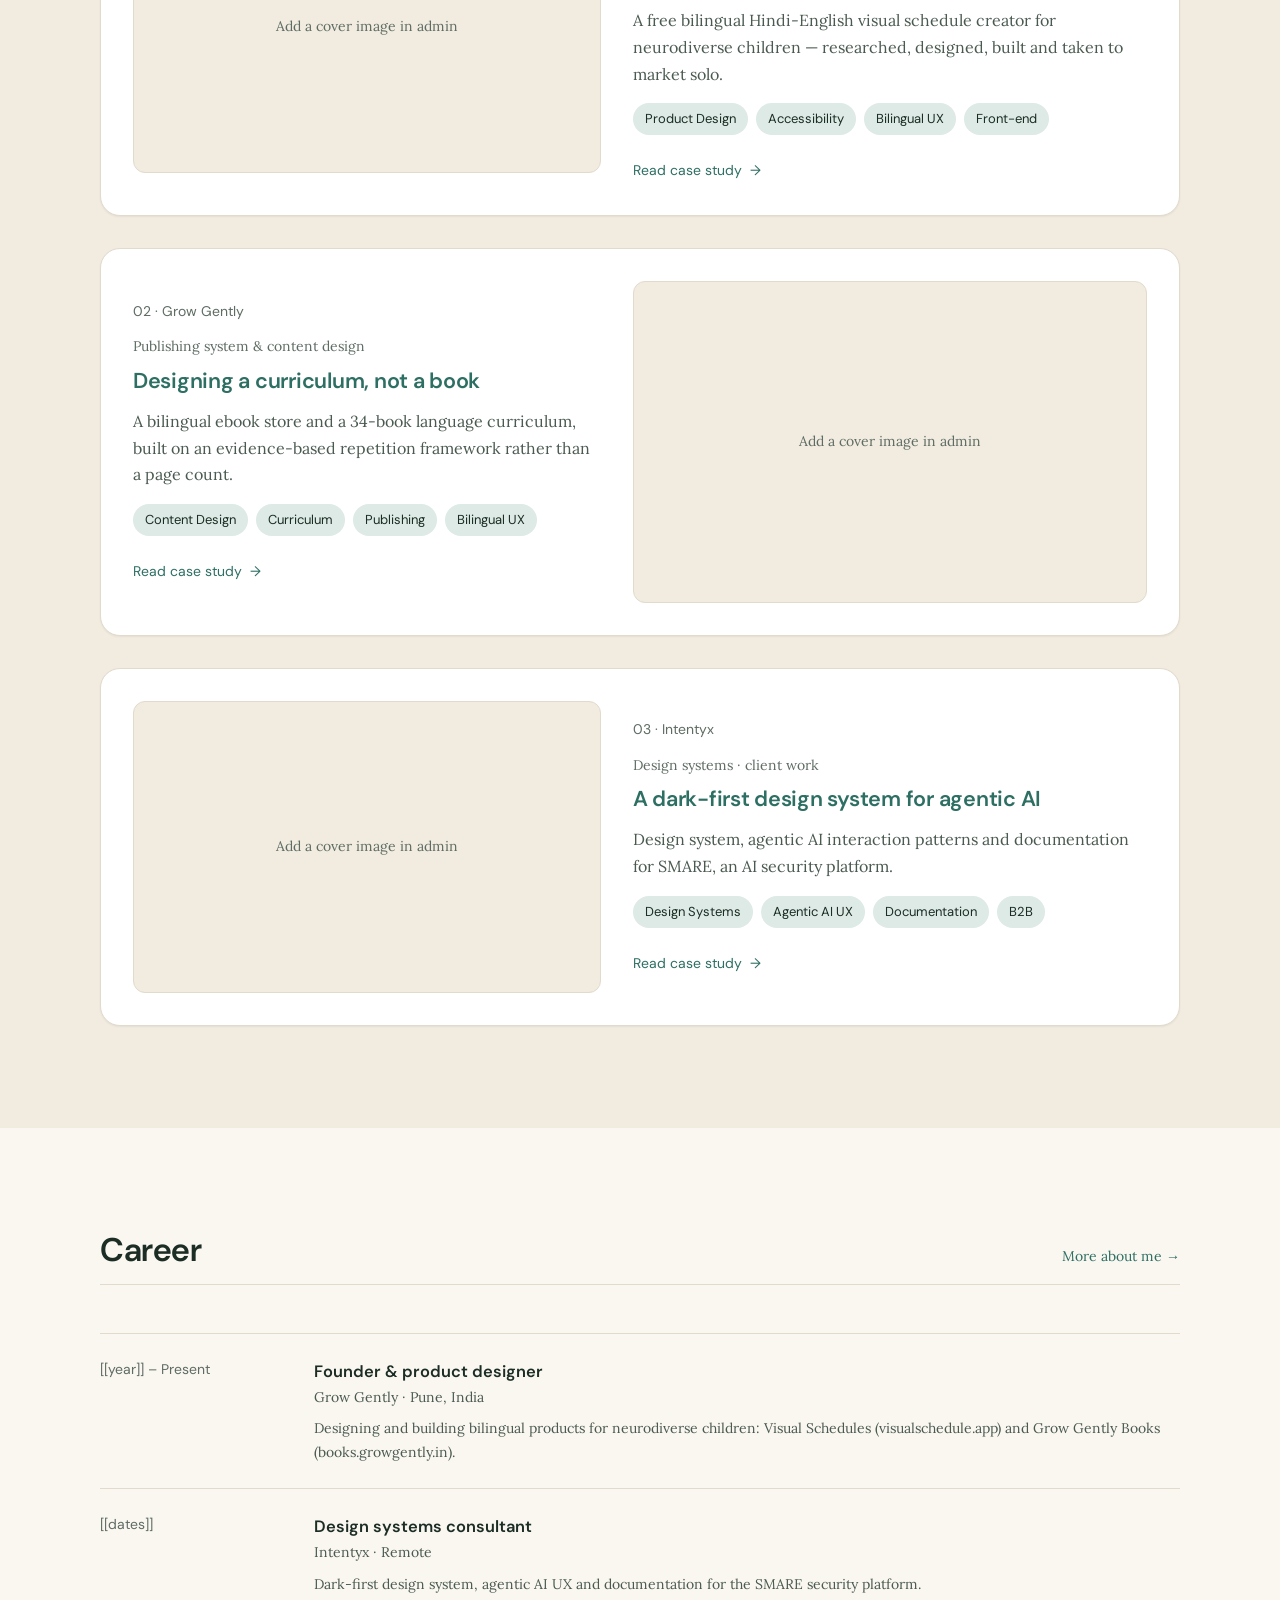
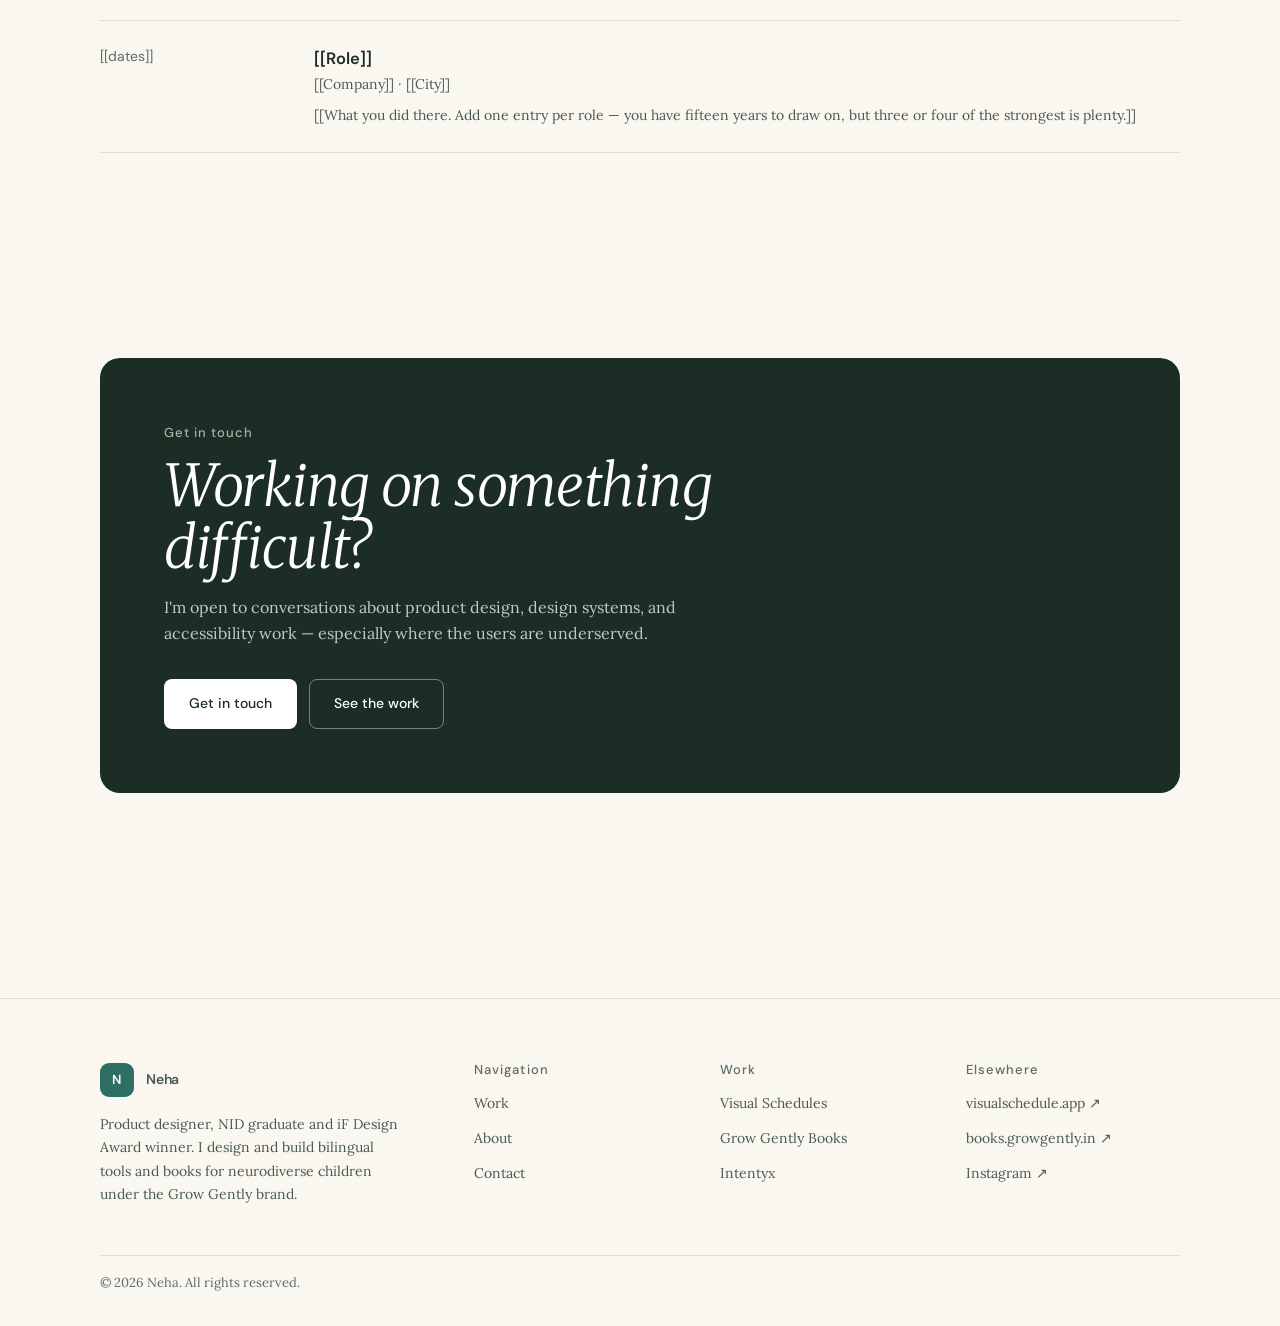
<file: oldindex.html>
<!doctype html>
<html lang="en" data-theme="light">
<head>
<meta charset="utf-8">
<meta name="viewport" content="width=device-width, initial-scale=1">
<title>Neha | Product Designer &amp; Founder</title>
<meta name="description" content="Product designer and founder in Pune. Bilingual tools and books for neurodiverse children, and design systems for hard problems.">
<meta name="theme-color" content="#EDF1F4">
<meta property="og:title" content="Neha | Product Designer &amp; Founder">
<meta property="og:description" content="Product designer and founder in Pune. Bilingual tools and books for neurodiverse children, and design systems for hard problems.">
<meta property="og:type" content="website">
<link rel="icon" href="images/favicon.svg" type="image/svg+xml">
<link rel="preconnect" href="https://fonts.googleapis.com">
<link rel="preconnect" href="https://fonts.gstatic.com" crossorigin>
<link rel="stylesheet" href="css/theme.css">
<link rel="stylesheet" href="css/site.css">
</head>
<body data-page="home">
<div id="siteHeader"></div>
<main id="main"></main>
<div id="siteFooter"></div>
<script src="js/content.js"></script>
<script src="js/app.js"></script>
</body>
</html>
</file>
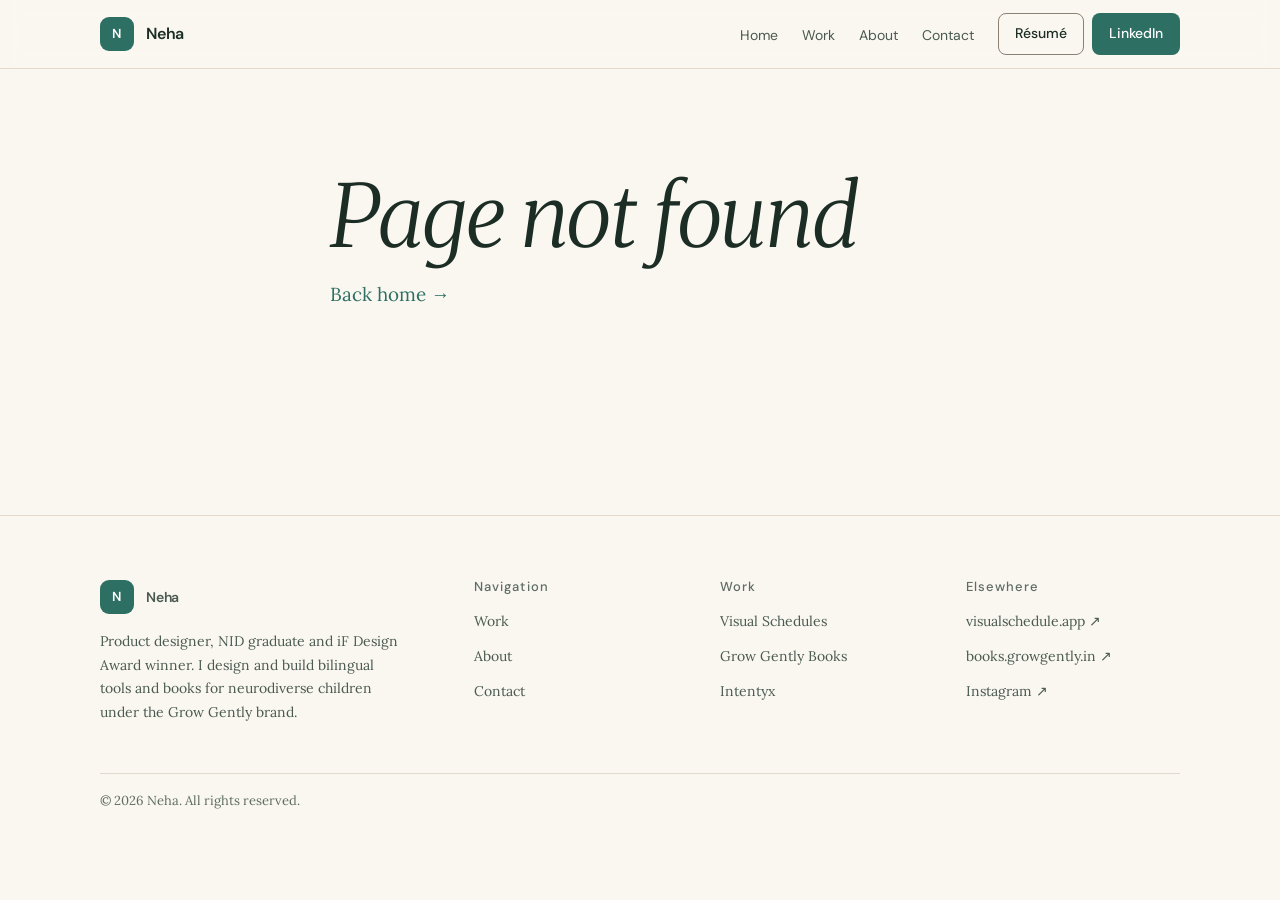
<file: page.html>
<!doctype html>
<html lang="en" data-theme="light">
<head>
<meta charset="utf-8">
<meta name="viewport" content="width=device-width, initial-scale=1">
<title>Neha</title>
<meta name="description" content="Neha — product designer and founder.">
<meta name="theme-color" content="#EDF1F4">
<meta property="og:title" content="Avinash Patel">
<meta property="og:description" content="Neha — product designer and founder.">
<meta property="og:type" content="website">
<link rel="icon" href="images/favicon.svg" type="image/svg+xml">
<link rel="preconnect" href="https://fonts.googleapis.com">
<link rel="preconnect" href="https://fonts.gstatic.com" crossorigin>
<link rel="stylesheet" href="css/theme.css">
<link rel="stylesheet" href="css/site.css">
</head>
<body data-page="page">
<div id="siteHeader"></div>
<main id="main"></main>
<div id="siteFooter"></div>
<script src="js/content.js"></script>
<script src="js/app.js"></script>
</body>
</html>
</file>
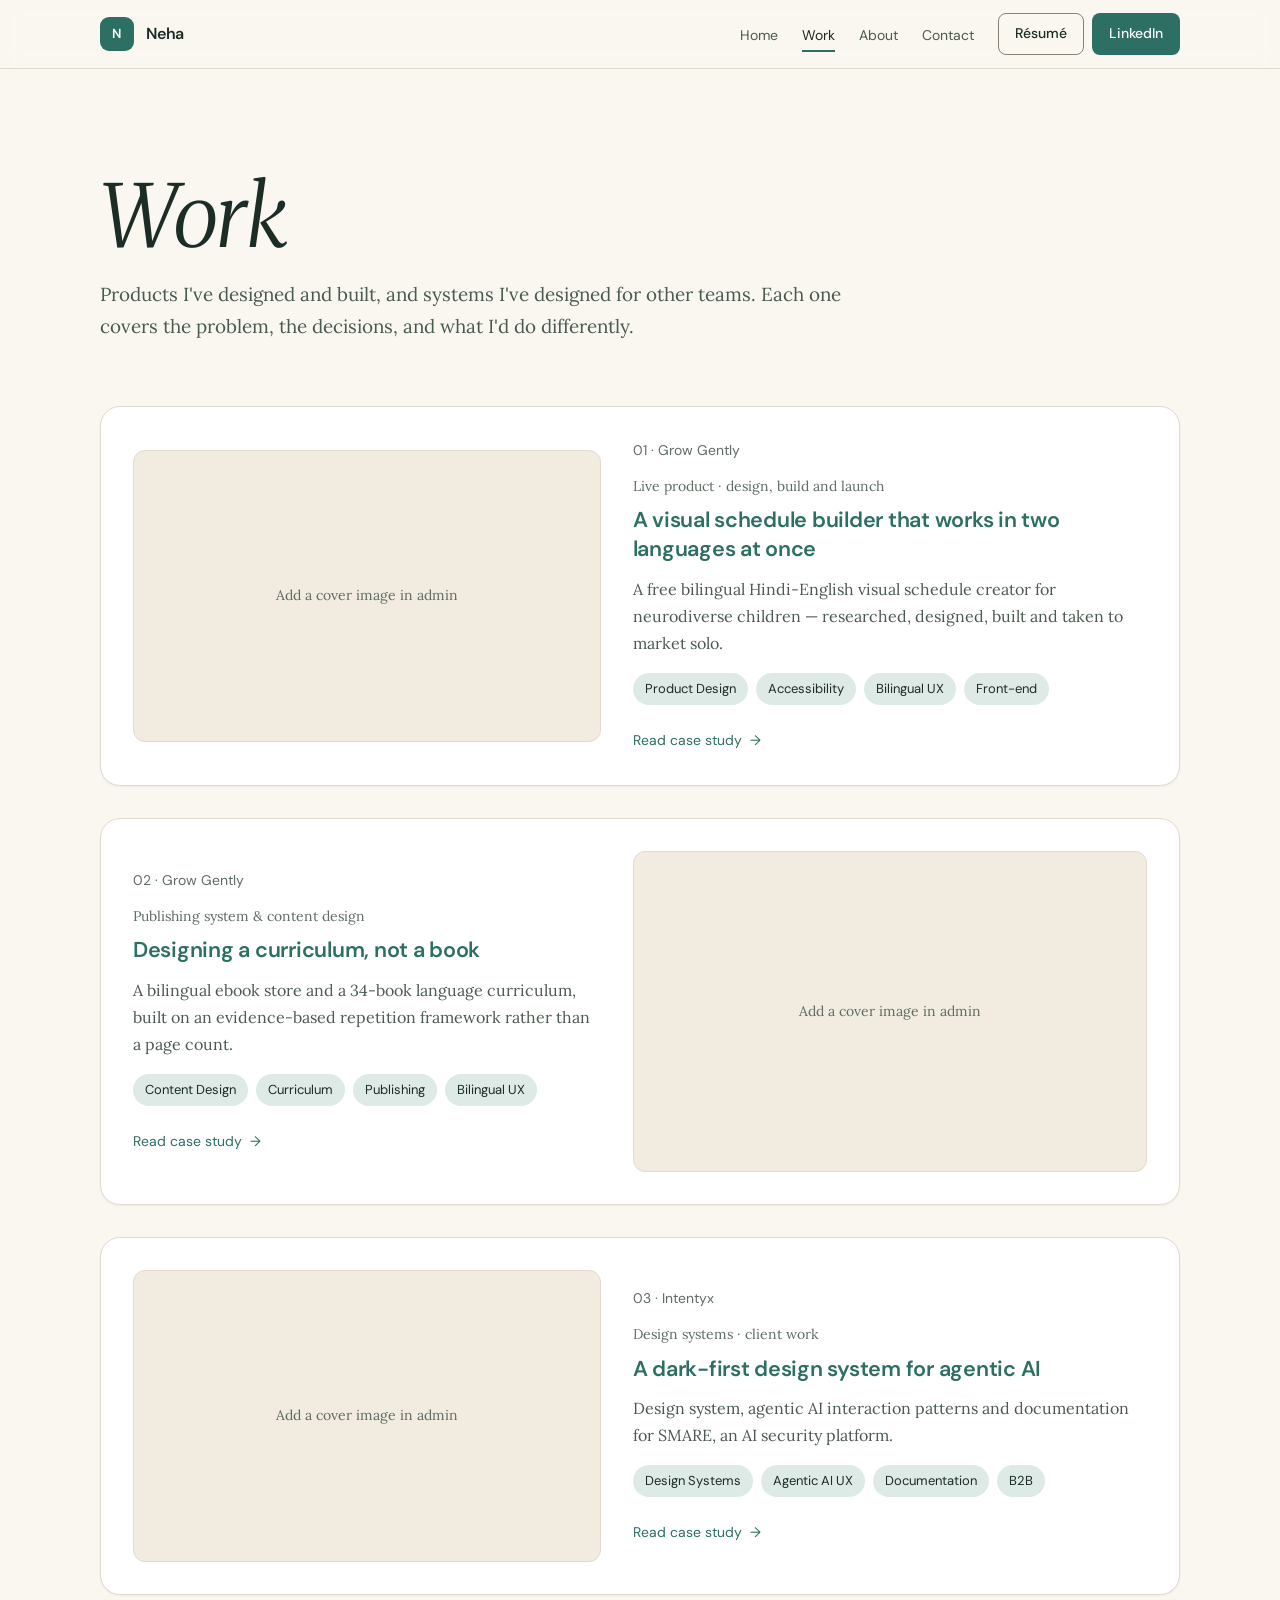
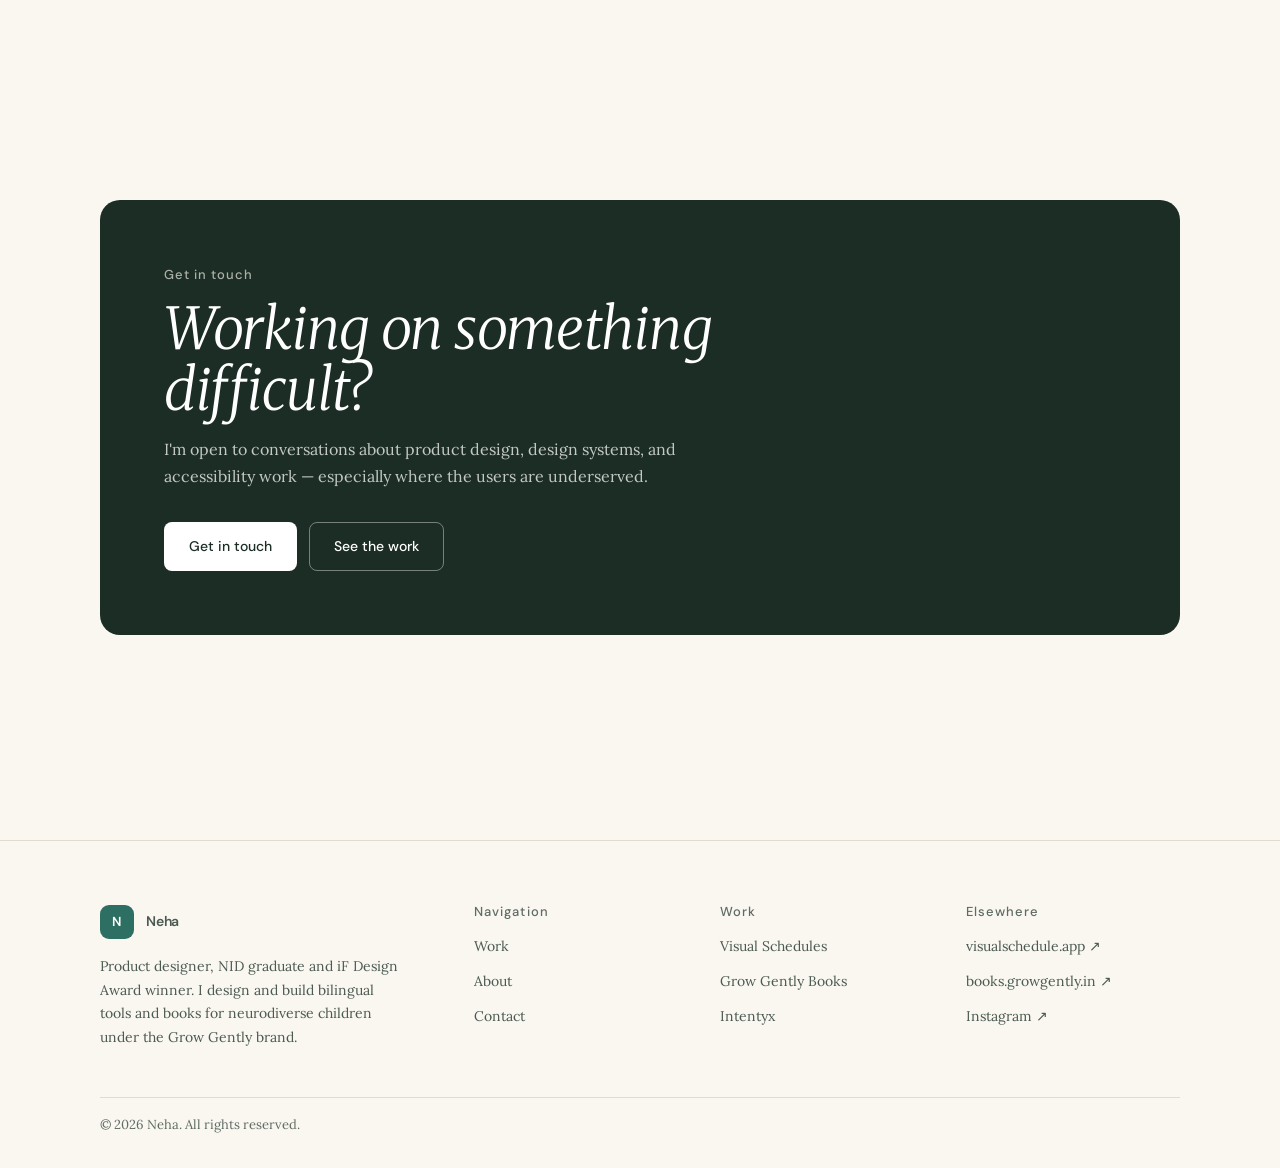
<file: work.html>
<!doctype html>
<html lang="en" data-theme="light">
<head>
<meta charset="utf-8">
<meta name="viewport" content="width=device-width, initial-scale=1">
<title>Work | Neha</title>
<meta name="description" content="Products I designed and built, and design systems for other teams.">
<meta name="theme-color" content="#EDF1F4">
<meta property="og:title" content="Work | Neha">
<meta property="og:description" content="Products I designed and built, and design systems for other teams.">
<meta property="og:type" content="website">
<link rel="icon" href="images/favicon.svg" type="image/svg+xml">
<link rel="preconnect" href="https://fonts.googleapis.com">
<link rel="preconnect" href="https://fonts.gstatic.com" crossorigin>
<link rel="stylesheet" href="css/theme.css">
<link rel="stylesheet" href="css/site.css">
</head>
<body data-page="work">
<div id="siteHeader"></div>
<main id="main"></main>
<div id="siteFooter"></div>
<script src="js/content.js"></script>
<script src="js/app.js"></script>
</body>
</html>
</file>
<file: css/theme.css>
/* ============================================================
   THEME.CSS — the only file you need for visual changes.
   ------------------------------------------------------------
   Palette and type follow the Grow Gently "Editorial Organic"
   identity: Forest Ink, Grow Teal, Heritage Gold, with
   Playfair Display / Lora / DM Sans.

   NOTE: the hex values below are my approximations of your
   brand colours. Replace them with your real ones — then
   re-check contrast (see the note at the bottom of section 2).

   WHERE THINGS ARE
     1  Fonts        the @import + which family goes where
     2  Colours      every colour on the site
     3  Type scale   heading and body sizes
     4  Spacing      the 4px step scale + section rhythm
     5  Layout       page widths, corner radius, shadows
     6  Dark mode    optional, delete if unwanted

   COMMON EDITS
     Button shape .......... --radius-btn        (section 5)
     Tag / chip shape ...... --radius-chip       (section 5)
     Accent colour ......... --c-accent          (section 2)
     Page background ....... --c-bg              (section 2)
     Content width ......... --w-page            (section 5)
     Title size ............ --fs-title          (section 3)
     Section spacing ....... --section-y         (section 4)
   ============================================================ */


/* ---------- 1. FONTS --------------------------------------- */
@import url('https://fonts.googleapis.com/css2?family=Merriweather:ital,wght@1,300&family=Lora:wght@400;500&family=DM+Sans:wght@400;500;600&display=swap');

:root {

  --font-title:   'Merriweather', Georgia, serif;                  /* big page titles     */
  --fw-title:     300;                                             /* Light               */
  --fs-title-style: italic;                                        /* only 300 italic is loaded */
  --font-display: 'DM Sans', 'Helvetica Neue', Arial, sans-serif;  /* headings, UI, labels */
  --font-body:    'Lora', Georgia, serif;                          /* paragraphs          */


  /* ---------- 2. COLOURS ------------------------------------ */

  /* surfaces — warm paper, not clinical white */
  --c-bg:            #FAF7F1;   /* page background               */
  --c-surface:       #FFFFFF;   /* cards, panels, form           */
  --c-surface-alt:   #F1EBE0;   /* alternating section band      */

  /* text — Forest Ink and two lighter steps */
  --c-ink:           #1B2D24;   /* headings   (Forest Ink)       */
  --c-ink-soft:      #4A5A50;   /* body copy                     */
  --c-ink-faint:     #5E6C63;   /* captions, dates, meta         */

  /* accent — Grow Teal */
  --c-accent:        #2E6F63;   /* links, buttons, active nav    */
  --c-accent-hover:  #1F5147;
  --c-accent-tint:   #DDEAE5;   /* pale fill behind tags         */

  /* Heritage Gold — used sparingly, for the focus ring and
     anywhere you want a warm highlight. Too light for body text. */
  --c-gold:          #8A6620;
  --c-focus:         #B0873A;

  /* lines */
  --c-line:          #E2DACD;   /* hairline dividers             */
  --c-line-strong:   #C9BDA9;   /* chip outlines                 */
  --c-border-ui:     #8A8073;   /* buttons & inputs (needs 3:1)  */

  /* CONTRAST — every pair above passes WCAG AA. If you change a
     colour, re-check at webaim.org/resources/contrastchecker:
     text needs 4.5 or higher, button and input borders 3.0.
     --c-accent also sits behind white button text, so it can't
     go pale. */


  /* ---------- 3. TYPE SCALE --------------------------------- */

  --fs-title:   clamp(2.6rem, 7.5vw, 5.4rem);   /* Work, About, Contact   */
  --fs-hero:    clamp(2.1rem, 5vw, 3.6rem);     /* sentences, case titles */
  --fs-h1:      var(--fs-title);

  --fs-h2:      clamp(1.55rem, 3.2vw, 2.05rem);
  --fs-h3:      clamp(1.14rem, 2.2vw, 1.35rem);
  --fs-lead:    clamp(1.03rem, 1.8vw, 1.18rem);
  --fs-body:    1rem;
  --fs-small:   0.875rem;
  --fs-micro:   0.8125rem;

  /* Merriweather has a tall x-height and short extenders, so tight
     leading works. Italic already leans, so tracking stays near zero. */
  --lh-title:   1.06;
  --lh-tight:   1.14;
  --lh-snug:    1.34;
  --lh-body:    1.68;   /* Lora is a serif — give it air */

  --tracking-title: -0.005em;
  --tracking-tight: -0.012em;
  --tracking-wide:   0.08em;


  /* ---------- 4. SPACING ------------------------------------ */

  --s-1:  4px;
  --s-2:  8px;
  --s-3:  12px;
  --s-4:  16px;
  --s-5:  24px;
  --s-6:  32px;
  --s-7:  48px;
  --s-8:  64px;
  --s-9:  88px;

  --section-y:   clamp(56px, 8vw, 104px);
  --page-gutter: clamp(20px, 5vw, 40px);


  /* ---------- 5. LAYOUT ------------------------------------- */

  --w-page:     1160px;
  --w-narrow:   700px;
  --w-wide:     1320px;

  --radius-btn:   8px;
  --radius-chip:  999px;
  --radius-sm:    6px;
  --radius:       12px;
  --radius-lg:    20px;

  --shadow-card:  0 1px 2px rgba(27,45,36,.06);
  --shadow-lift:  0 10px 30px -12px rgba(27,45,36,.22);

  --header-h:   68px;
}


/* ---------- 6. DARK MODE (optional) ------------------------- */
@media (prefers-color-scheme: dark) {
  :root[data-theme="auto"] {
    --c-bg:          #14201A;
    --c-surface:     #1C2A23;
    --c-surface-alt: #18241E;
    --c-ink:         #EFEDE6;
    --c-ink-soft:    #B6C2BA;
    --c-ink-faint:   #9DAAA2;
    --c-accent:      #7FBBAC;
    --c-accent-hover:#A3D2C6;
    --c-accent-tint: #22362F;
    --c-gold:        #D4A857;
    --c-line:        #2B3A33;
    --c-line-strong: #3C4C44;
    --c-border-ui:   #7E8C85;
    --shadow-card:   0 1px 2px rgba(0,0,0,.4);
    --shadow-lift:   0 10px 30px -12px rgba(0,0,0,.6);
  }
}
</file>
<file: css/site.css>
/* ============================================================
   SITE.CSS — structure & components.
   Do not put colours or sizes here. They belong in theme.css.
   ============================================================ */

*, *::before, *::after { box-sizing: border-box; }

html { -webkit-text-size-adjust: 100%; scroll-behavior: smooth; }
@media (prefers-reduced-motion: reduce) {
  html { scroll-behavior: auto; }
  *, *::before, *::after { animation-duration: .001ms !important; transition-duration: .001ms !important; }
}

body {
  margin: 0;
  background: var(--c-bg);
  color: var(--c-ink-soft);
  font-family: var(--font-body);
  font-size: var(--fs-body);
  line-height: var(--lh-body);
  -webkit-font-smoothing: antialiased;
}

h1, h2, h3, h4 {
  font-family: var(--font-display);
  color: var(--c-ink);
  line-height: var(--lh-tight);
  letter-spacing: var(--tracking-tight);
  margin: 0 0 var(--s-4);
  font-weight: 600;
}

/* Page titles use --font-title. That family ships a single weight (400),
   so never set a heavier one here — browsers would fake-bold it. */
h1 {
  font-family: var(--font-title);
  font-weight: var(--fw-title);
  font-style: var(--fs-title-style);
  font-size: var(--fs-h1);
  line-height: var(--lh-title);
  letter-spacing: var(--tracking-title);
  /* a long unbroken word can never push the page sideways */
  overflow-wrap: break-word;
  max-width: 100%;
}
h2 { font-size: var(--fs-h2); }
h3 { font-size: var(--fs-h3); line-height: var(--lh-snug); }
p  { margin: 0 0 var(--s-4); }
p:last-child { margin-bottom: 0; }

a { color: var(--c-accent); text-decoration: none; }
a:hover { color: var(--c-accent-hover); text-decoration: underline; text-underline-offset: 3px; }

img { max-width: 100%; display: block; height: auto; }

:focus-visible {
  outline: 2px solid var(--c-focus);
  outline-offset: 3px;
  border-radius: var(--radius-sm);
}

.skip {
  position: absolute; left: -9999px; top: 0; z-index: 200;
  background: var(--c-ink); color: #fff; padding: var(--s-3) var(--s-5);
  border-radius: 0 0 var(--radius) 0;
}
.skip:focus { left: 0; }

/* ---------- layout helpers ---------- */
.wrap   { width: 100%; max-width: var(--w-page);  margin-inline: auto; padding-inline: var(--page-gutter); }
.wrap-n { width: 100%; max-width: var(--w-narrow); margin-inline: auto; padding-inline: var(--page-gutter); }
.wrap-w { width: 100%; max-width: var(--w-wide);  margin-inline: auto; padding-inline: var(--page-gutter); }
.section { padding-block: var(--section-y); }
.section--alt { background: var(--c-surface-alt); }
.stack > * + * { margin-top: var(--s-4); }

.eyebrow {
  font-family: var(--font-display);
  font-size: var(--fs-micro);
  letter-spacing: var(--tracking-wide);
  color: var(--c-ink-faint);
  margin: 0 0 var(--s-3);
  font-weight: 500;
}
.lead { font-size: var(--fs-lead); color: var(--c-ink-soft); max-width: 62ch; }

.section-head {
  display: flex; flex-wrap: wrap; align-items: baseline;
  justify-content: space-between; gap: var(--s-4);
  border-bottom: 1px solid var(--c-line);
  padding-bottom: var(--s-4);
  margin-bottom: var(--s-7);
}
.section-head h2 { margin: 0; }
.section-head a { font-size: var(--fs-small); white-space: nowrap; }

/* ---------- buttons ---------- */
.btn {
  display: inline-flex; align-items: center; gap: var(--s-2);
  font-family: var(--font-display); font-weight: 500;
  font-size: var(--fs-small);
  padding: var(--s-3) var(--s-5);
  border-radius: var(--radius-btn);
  border: 1px solid transparent;
  cursor: pointer; text-decoration: none;
  transition: background .15s ease, color .15s ease, border-color .15s ease;
}
.btn:hover { text-decoration: none; }
.btn--primary { background: var(--c-accent); color: #fff; }
.btn--primary:hover { background: var(--c-accent-hover); color: #fff; }
.btn--ghost { border-color: var(--c-border-ui); color: var(--c-ink); background: transparent; }
.btn--ghost:hover { border-color: var(--c-ink); color: var(--c-ink); background: var(--c-surface); }
.btn-row { display: flex; flex-wrap: wrap; gap: var(--s-3); }

/* ---------- tags ---------- */
.tags { display: flex; flex-wrap: wrap; gap: var(--s-2); list-style: none; padding: 0; margin: 0; }
.tag {
  font-size: var(--fs-micro); font-family: var(--font-display);
  background: var(--c-accent-tint); color: var(--c-ink);
  padding: 5px var(--s-3); border-radius: var(--radius-chip);
}

/* ---------- header ---------- */
.site-header {
  position: sticky; top: 0; z-index: 100;
  background: var(--c-bg);
  background: color-mix(in srgb, var(--c-bg) 88%, transparent);
  backdrop-filter: saturate(160%) blur(10px);
  border-bottom: 1px solid var(--c-line);
}
.site-header__inner {
  min-height: var(--header-h);
  display: flex; align-items: center; gap: var(--s-5);
}
.brand {
  display: flex; align-items: center; gap: var(--s-3);
  font-family: var(--font-display); font-weight: 600;
  color: var(--c-ink); letter-spacing: var(--tracking-tight);
}
.brand:hover { text-decoration: none; }
.brand__mark {
  width: 34px; height: 34px; border-radius: 9px;
  background: var(--c-accent); color: #fff;
  display: grid; place-items: center;
  font-size: .82rem; letter-spacing: .02em;
}
.brand__mark img { width: 100%; height: 100%; object-fit: cover; border-radius: 9px; }

.nav { margin-left: auto; display: flex; align-items: center; gap: var(--s-5); }
.nav__links { display: flex; gap: var(--s-5); list-style: none; margin: 0; padding: 0; }
.nav__links a {
  position: relative;
  font-family: var(--font-display); font-size: var(--fs-small);
  color: var(--c-ink-soft); padding-block: var(--s-2);
  transition: color .2s ease;
}
.nav__links a:hover { color: var(--c-ink); text-decoration: none; }

/* Underline grows from the left on hover, and sits full-width on the
   page you're currently on — so the indicator does double duty as
   hover feedback and as "you are here". */
.nav__links a::after {
  content: ""; position: absolute; left: 0; bottom: 0;
  height: 2px; width: 0; background: var(--c-accent);
  transition: width .25s cubic-bezier(.2,.7,.2,1);
}
.nav__links a:hover::after,
.nav__links a:focus-visible::after { width: 100%; }
.nav__links a[aria-current="page"] { color: var(--c-ink); }
.nav__links a[aria-current="page"]::after { width: 100%; }
.nav__aside { display: flex; gap: var(--s-2); }
.nav__aside .btn { padding: var(--s-2) var(--s-4); }

.nav-toggle {
  display: none; margin-left: auto;
  background: transparent; border: 1px solid var(--c-border-ui);
  border-radius: var(--radius-sm); padding: 9px 11px; cursor: pointer;
}
.nav-toggle span { display: block; width: 18px; height: 2px; background: var(--c-ink); }
.nav-toggle span + span { margin-top: 4px; }

@media (max-width: 900px) {
  .nav-toggle { display: block; }
  .nav {
    position: fixed; inset: var(--header-h) 0 auto 0;
    background: var(--c-surface); border-bottom: 1px solid var(--c-line);
    flex-direction: column; align-items: stretch; gap: 0;
    padding: var(--s-4) var(--page-gutter) var(--s-6);
    margin: 0; display: none;
  }
  .nav.is-open { display: flex; }
  .nav__links { flex-direction: column; gap: 0; }
  .nav__links a { display: block; padding: var(--s-3) 0; border-bottom: 1px solid var(--c-line); font-size: 1rem; }
  .nav__links a::after { display: none; }
  .nav__links a[aria-current="page"] { color: var(--c-accent); }
  .nav__aside { margin-top: var(--s-4); }
}

/* ---------- hero ---------- */
.hero { padding-block: clamp(40px, 7vw, 92px) var(--section-y); }
.hero__grid {
  display: grid; gap: var(--s-7);
  grid-template-columns: minmax(0, 1.55fr) minmax(0, 1fr);
  align-items: center;
}
.hero h1 { font-size: var(--fs-hero); margin-bottom: var(--s-5); text-wrap: balance; }
.case-hero h1 { font-size: var(--fs-hero); }
.hero .lead { margin-bottom: var(--s-6); }
.hero__portrait {
  border-radius: var(--radius-lg);
  background: var(--c-surface);
  border: 1px solid var(--c-line);
  aspect-ratio: 4 / 5; overflow: hidden;
}
.hero__portrait img { width: 100%; height: 100%; object-fit: cover; }
.hero__portrait--empty {
  display: grid; place-items: center; text-align: center;
  color: var(--c-ink-faint); font-size: var(--fs-small); padding: var(--s-5);
}
@media (max-width: 860px) {
  .hero__grid { grid-template-columns: 1fr; }
  .hero__portrait { max-width: 280px; order: -1; aspect-ratio: 1; border-radius: var(--radius); }
}

/* ---------- generic grids ---------- */
.grid { display: grid; gap: var(--s-5); }
.grid--3 { grid-template-columns: repeat(3, minmax(0,1fr)); }
.grid--2 { grid-template-columns: repeat(2, minmax(0,1fr)); }
@media (max-width: 860px) { .grid--3, .grid--2 { grid-template-columns: 1fr; } }

.fact {
  border-top: 2px solid var(--c-ink);
  padding-top: var(--s-4);
}
.fact h3 { margin-bottom: var(--s-2); font-size: var(--fs-h3); }
.fact p { font-size: var(--fs-small); }

/* ---------- work cards ---------- */
.case-list { display: grid; gap: var(--s-6); }
.case-card {
  display: grid; gap: var(--s-6);
  grid-template-columns: minmax(0, 1fr) minmax(0, 1.1fr);
  align-items: center;
  background: var(--c-surface);
  border: 1px solid var(--c-line);
  border-radius: var(--radius-lg);
  padding: var(--s-6);
  box-shadow: var(--shadow-card);
}
.case-card__media {
  border-radius: var(--radius); overflow: hidden;
  background: var(--c-surface-alt); aspect-ratio: 16/10;
  display: grid; place-items: center;
  color: var(--c-ink-faint); font-size: var(--fs-small);
  border: 1px solid var(--c-line);
}
.case-card__media img { width: 100%; height: 100%; object-fit: cover; }
.case-card__index {
  font-family: var(--font-display); font-size: var(--fs-small);
  color: var(--c-ink-faint); margin-bottom: var(--s-3);
}
.case-card h3 { margin-bottom: var(--s-3); }
.case-card__sub { font-size: var(--fs-small); color: var(--c-ink-faint); margin-bottom: var(--s-2); }
.case-card .tags { margin-top: var(--s-4); }
.case-card__link { display: inline-block; margin-top: var(--s-5); font-family: var(--font-display); font-size: var(--fs-small); }
.case-card:nth-child(even) .case-card__media { order: 2; }
@media (max-width: 860px) {
  .case-card { grid-template-columns: 1fr; padding: var(--s-5); }
  .case-card:nth-child(even) .case-card__media { order: 0; }
}

/* ---------- timeline ---------- */
.timeline { list-style: none; margin: 0; padding: 0; }
.timeline li {
  display: grid; grid-template-columns: 190px minmax(0,1fr);
  gap: var(--s-5);
  padding-block: var(--s-5);
  border-top: 1px solid var(--c-line);
}
.timeline li:last-child { border-bottom: 1px solid var(--c-line); }
.timeline__when { font-size: var(--fs-small); color: var(--c-ink-faint); font-family: var(--font-display); }
.timeline__role { font-family: var(--font-display); font-weight: 600; color: var(--c-ink); font-size: 1.03rem; }
.timeline__org { font-size: var(--fs-small); margin-bottom: var(--s-2); }
.timeline__note { font-size: var(--fs-small); margin: 0; }
@media (max-width: 700px) { .timeline li { grid-template-columns: 1fr; gap: var(--s-2); } }

/* ---------- case study body ---------- */
.case-hero { padding-block: var(--s-7) var(--s-6); }
.case-hero h1 { max-width: 20ch; text-wrap: balance; }
.case-meta {
  display: grid; grid-template-columns: repeat(4, minmax(0,1fr));
  gap: var(--s-5); border-top: 1px solid var(--c-line);
  border-bottom: 1px solid var(--c-line); padding-block: var(--s-5);
  margin-block: var(--s-6);
}
.case-meta dt { font-size: var(--fs-micro); letter-spacing: var(--tracking-wide); color: var(--c-ink-faint); font-family: var(--font-display); }
.case-meta dd { margin: var(--s-2) 0 0; font-size: var(--fs-small); color: var(--c-ink); }
@media (max-width: 700px) { .case-meta { grid-template-columns: repeat(2, minmax(0,1fr)); } }

.block { margin-bottom: var(--s-8); }
.block:last-child { margin-bottom: 0; }
.block h2 { max-width: 24ch; }
.block p, .block ul { max-width: 68ch; }
.block ul { padding-left: 1.1em; }
.block li { margin-bottom: var(--s-2); }

.figure { margin: 0; }
.figure__frame {
  border: 1px solid var(--c-line); border-radius: var(--radius);
  overflow: hidden; background: var(--c-surface);
  min-height: 220px; display: grid; place-items: center;
  color: var(--c-ink-faint); font-size: var(--fs-small); text-align: center; padding: var(--s-5);
}
.figure figcaption { font-size: var(--fs-small); color: var(--c-ink-faint); margin-top: var(--s-3); }

.stats { display: grid; grid-template-columns: repeat(4, minmax(0,1fr)); gap: var(--s-5); }
.stat { border-top: 2px solid var(--c-accent); padding-top: var(--s-3); }
.stat__num { font-family: var(--font-display); font-size: clamp(1.6rem,3vw,2.1rem); color: var(--c-ink); font-weight: 600; line-height: 1.1; }
.stat__label { font-size: var(--fs-small); }
@media (max-width: 700px) { .stats { grid-template-columns: repeat(2, minmax(0,1fr)); } }

.pullquote {
  border-left: 3px solid var(--c-accent);
  padding: var(--s-2) 0 var(--s-2) var(--s-5);
  margin: 0; max-width: 60ch;
}
.pullquote p { font-family: var(--font-display); font-size: var(--fs-lead); color: var(--c-ink); }
.pullquote cite { font-style: normal; font-size: var(--fs-small); color: var(--c-ink-faint); }

/* ---------- gallery ---------- */
.gallery { display: grid; grid-template-columns: repeat(auto-fill, minmax(240px,1fr)); gap: var(--s-4); }
.gallery figure { margin: 0; }

/* ---------- link list ---------- */
.linklist { list-style: none; margin: 0; padding: 0; }
.linklist li { border-top: 1px solid var(--c-line); }
.linklist li:last-child { border-bottom: 1px solid var(--c-line); }
.linklist a {
  display: flex; justify-content: space-between; gap: var(--s-4);
  padding: var(--s-4) 0; font-family: var(--font-display); color: var(--c-ink);
}
.linklist a:hover { color: var(--c-accent); text-decoration: none; }
.linklist span { font-size: var(--fs-small); color: var(--c-ink-faint); font-family: var(--font-body); }

/* ---------- skills ---------- */
.chips { display: flex; flex-wrap: wrap; gap: var(--s-2); list-style: none; padding: 0; margin: 0; }
.chips li {
  border: 1px solid var(--c-line-strong); border-radius: var(--radius-chip);
  padding: 6px var(--s-4); font-size: var(--fs-small); color: var(--c-ink);
  background: var(--c-surface);
}

/* ---------- cta band ---------- */
.cta {
  background: var(--c-ink); color: var(--c-bg);
  border-radius: var(--radius-lg);
  padding: clamp(32px,5vw,64px);
}
.cta h2 {
  color: #fff; max-width: 18ch;
  font-family: var(--font-title);
  font-weight: var(--fw-title); font-style: var(--fs-title-style);
  font-size: var(--fs-hero); line-height: var(--lh-title);
  letter-spacing: var(--tracking-title);
}
.cta p { color: #d9e2e8; color: color-mix(in srgb, #fff 74%, transparent); max-width: 52ch; }
.cta .btn--primary { background: #fff; color: var(--c-ink); }
.cta .btn--primary:hover { background: var(--c-bg); color: var(--c-ink); }
.cta .btn--ghost { border-color: #6c7a85; border-color: color-mix(in srgb, #fff 40%, transparent); color: #fff; }
.cta .btn--ghost:hover { background: color-mix(in srgb, #fff 12%, transparent); color: #fff; border-color: #fff; }

/* ---------- footer ---------- */
.site-footer { border-top: 1px solid var(--c-line); padding-block: var(--s-8) var(--s-6); margin-top: var(--section-y); }
.footer-grid { display: grid; grid-template-columns: 1.6fr repeat(3, 1fr); gap: var(--s-6); }
.footer-grid h4 { font-size: var(--fs-micro); letter-spacing: var(--tracking-wide); color: var(--c-ink-faint); margin-bottom: var(--s-3); font-weight: 500; }
.footer-grid ul { list-style: none; margin: 0; padding: 0; }
.footer-grid li { margin-bottom: var(--s-2); }
.footer-grid a { font-size: var(--fs-small); color: var(--c-ink-soft); }
.footer-grid a:hover { color: var(--c-accent); }
.footer-blurb { font-size: var(--fs-small); max-width: 34ch; margin-top: var(--s-4); }
.footer-legal { margin-top: var(--s-7); padding-top: var(--s-4); border-top: 1px solid var(--c-line); font-size: var(--fs-micro); color: var(--c-ink-faint); }
@media (max-width: 860px) { .footer-grid { grid-template-columns: 1fr 1fr; } }

/* ---------- misc ---------- */
.backlink { font-size: var(--fs-small); font-family: var(--font-display); display: inline-block; margin-bottom: var(--s-5); }
.notice {
  border: 1px dashed var(--c-line-strong); border-radius: var(--radius);
  padding: var(--s-5); font-size: var(--fs-small); color: var(--c-ink-faint);
  text-align: center;
}

/* ---------- contact page ---------- */
.contact-grid {
  display: grid; gap: var(--s-8);
  grid-template-columns: minmax(0, 1fr) minmax(0, 1fr);
  align-items: start;
}
@media (max-width: 900px) { .contact-grid { grid-template-columns: 1fr; gap: var(--s-7); } }

.pills { display: flex; flex-wrap: wrap; gap: var(--s-3); margin-top: var(--s-6); }
.pill {
  display: inline-flex; align-items: center;
  font-family: var(--font-display); font-size: var(--fs-small);
  color: var(--c-ink); background: var(--c-surface);
  border: 1px solid var(--c-border-ui); border-radius: var(--radius-chip);
  padding: var(--s-2) var(--s-5);
  transition: background .15s ease, border-color .15s ease;
}
.pill:hover { background: var(--c-accent-tint); border-color: var(--c-accent); color: var(--c-accent); text-decoration: none; }

.contact-note { margin-top: var(--s-6); font-size: var(--fs-small); color: var(--c-ink-faint); }

.form-card {
  background: var(--c-surface);
  border: 1px solid var(--c-line);
  border-radius: var(--radius-lg);
  padding: clamp(24px, 4vw, 40px);
  box-shadow: var(--shadow-card);
}
.form-card__title { font-size: var(--fs-h3); margin-bottom: var(--s-5); }

.field { margin-bottom: var(--s-5); }
.field label {
  display: block; font-family: var(--font-display); font-weight: 500;
  font-size: var(--fs-small); color: var(--c-ink); margin-bottom: var(--s-2);
}
.field input, .field textarea {
  width: 100%; font: inherit; font-size: var(--fs-body);
  color: var(--c-ink); background: var(--c-bg);
  border: 1px solid var(--c-border-ui); border-radius: var(--radius-sm);
  padding: var(--s-3) var(--s-4);
}
.field textarea { resize: vertical; min-height: 130px; line-height: var(--lh-body); }
.field input:focus, .field textarea:focus {
  outline: 2px solid var(--c-accent); outline-offset: 1px; border-color: transparent;
}
.field__hint { font-size: var(--fs-small); color: var(--c-ink-faint); margin: var(--s-2) 0 0; }
.field--trap { position: absolute; left: -9999px; width: 1px; height: 1px; overflow: hidden; }

.btn--block { width: 100%; justify-content: center; padding-block: var(--s-4); }
.btn[disabled] { opacity: .65; cursor: progress; }

.form-status { margin: var(--s-4) 0 0; font-size: var(--fs-small); min-height: 1.2em; }
.form-status.is-ok    { color: var(--c-accent); }
.form-status.is-error { color: #96331A; }


/* ============================================================
   MOTION
   The `motion` class is added by JS only when the visitor has
   not asked for reduced motion. Without JS, or with reduced
   motion on, everything below is inert and content is visible.
   ============================================================ */

html.motion .reveal {
  opacity: 0;
  transform: translateY(14px);
  transition: opacity .55s cubic-bezier(.2,.7,.2,1),
              transform .55s cubic-bezier(.2,.7,.2,1);
  transition-delay: var(--reveal-delay, 0ms);
}
html.motion .reveal.is-in { opacity: 1; transform: none; }

/* header gains a little weight once you scroll off the top */
.site-header { transition: border-color .3s ease, box-shadow .3s ease; }
.site-header.is-scrolled { box-shadow: 0 1px 12px -6px rgba(27,45,36,.28); }

/* cards lift slightly and their image drifts in */
.case-card {
  transition: transform .35s cubic-bezier(.2,.7,.2,1),
              box-shadow .35s ease, border-color .35s ease;
}
.case-card:hover { transform: translateY(-3px); box-shadow: var(--shadow-lift); border-color: var(--c-line-strong); }
.case-card__media img { transition: transform .7s cubic-bezier(.2,.7,.2,1); }
.case-card:hover .case-card__media img { transform: scale(1.035); }

/* the arrow steps forward instead of the whole label moving */
.case-card__link::after {
  content: "→"; display: inline-block;
  margin-left: var(--s-2);
  transition: margin-left .25s cubic-bezier(.2,.7,.2,1);
}
.case-card__link:hover::after { margin-left: var(--s-4); }

/* buttons and pills */
.btn { transition: background .18s ease, color .18s ease,
                   border-color .18s ease, transform .18s ease; }
.btn:hover { transform: translateY(-1px); }
.btn:active { transform: translateY(0); }
.pill { transition: background .18s ease, border-color .18s ease,
                    color .18s ease, transform .18s ease; }
.pill:hover { transform: translateY(-1px); }

/* tags and chips warm up on card hover */
.case-card:hover .tag { background: var(--c-accent-tint); }
.tag { transition: background .3s ease; }
</file>
